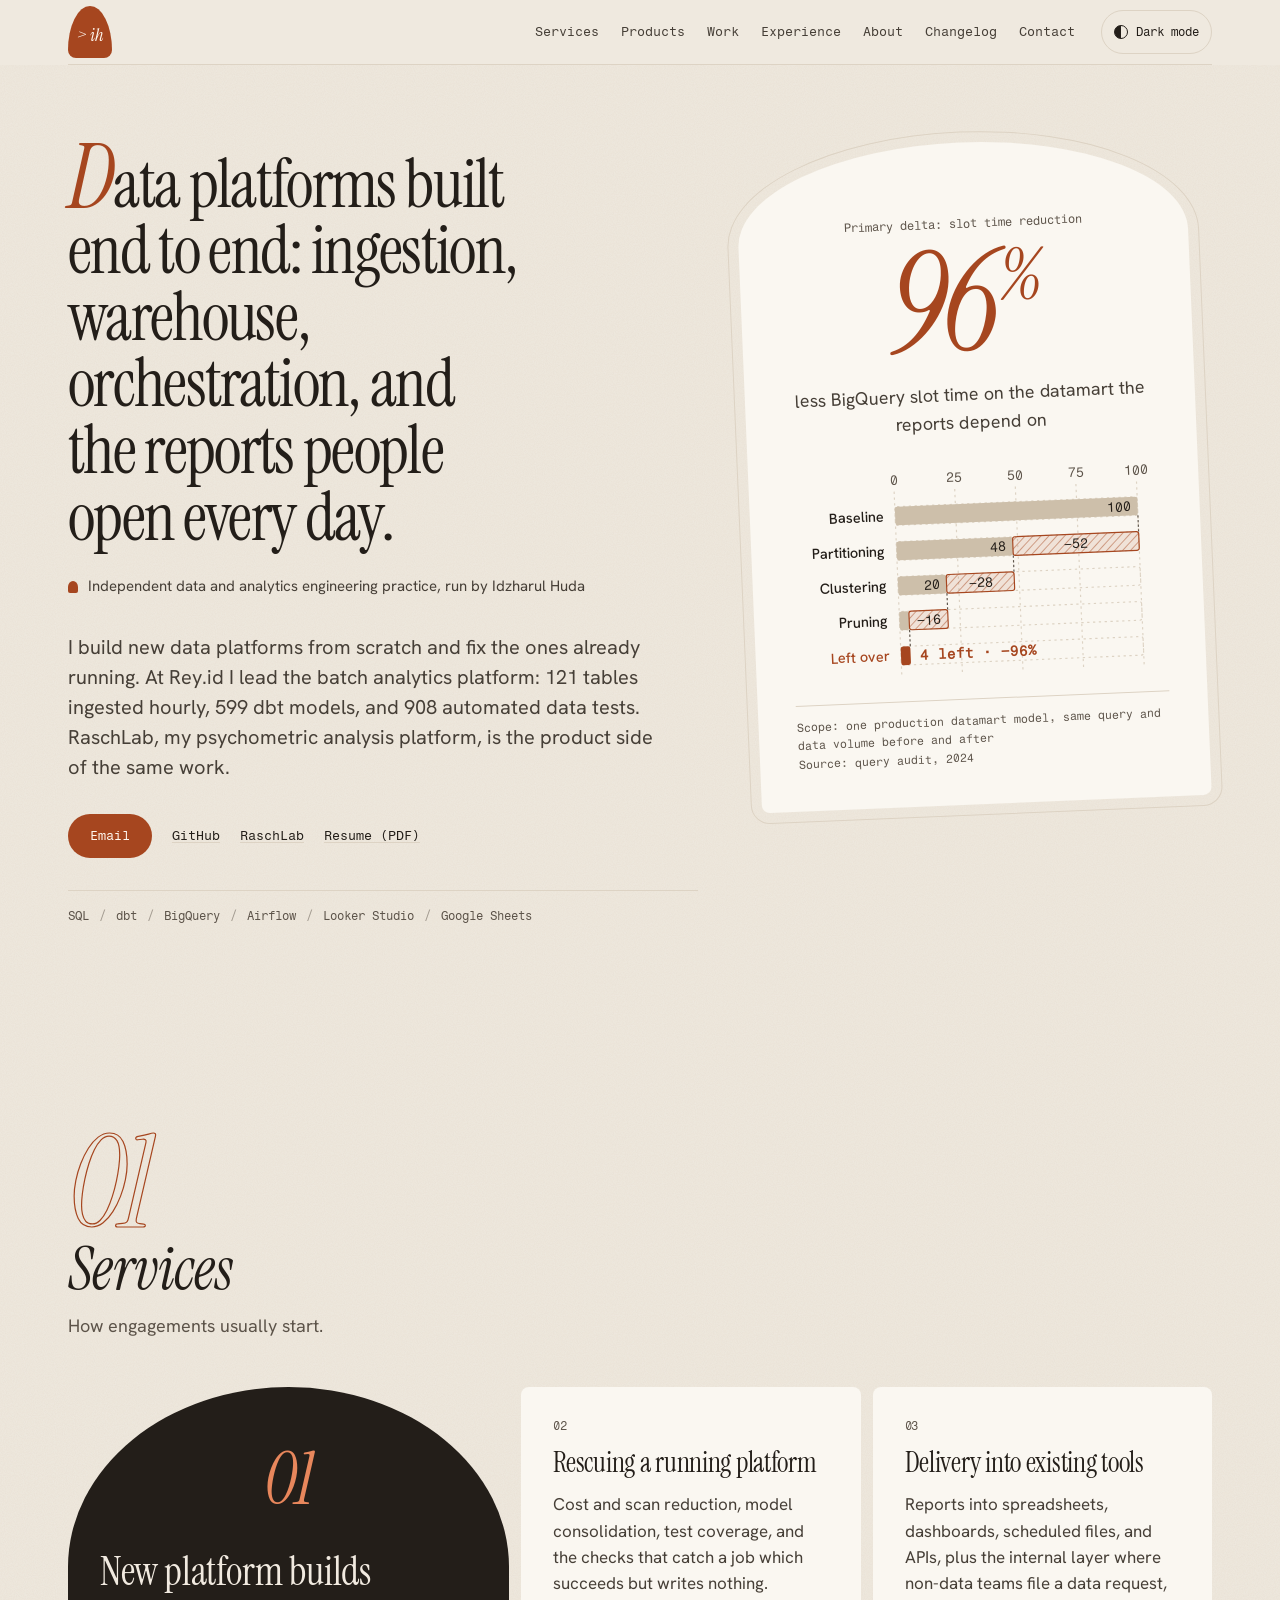
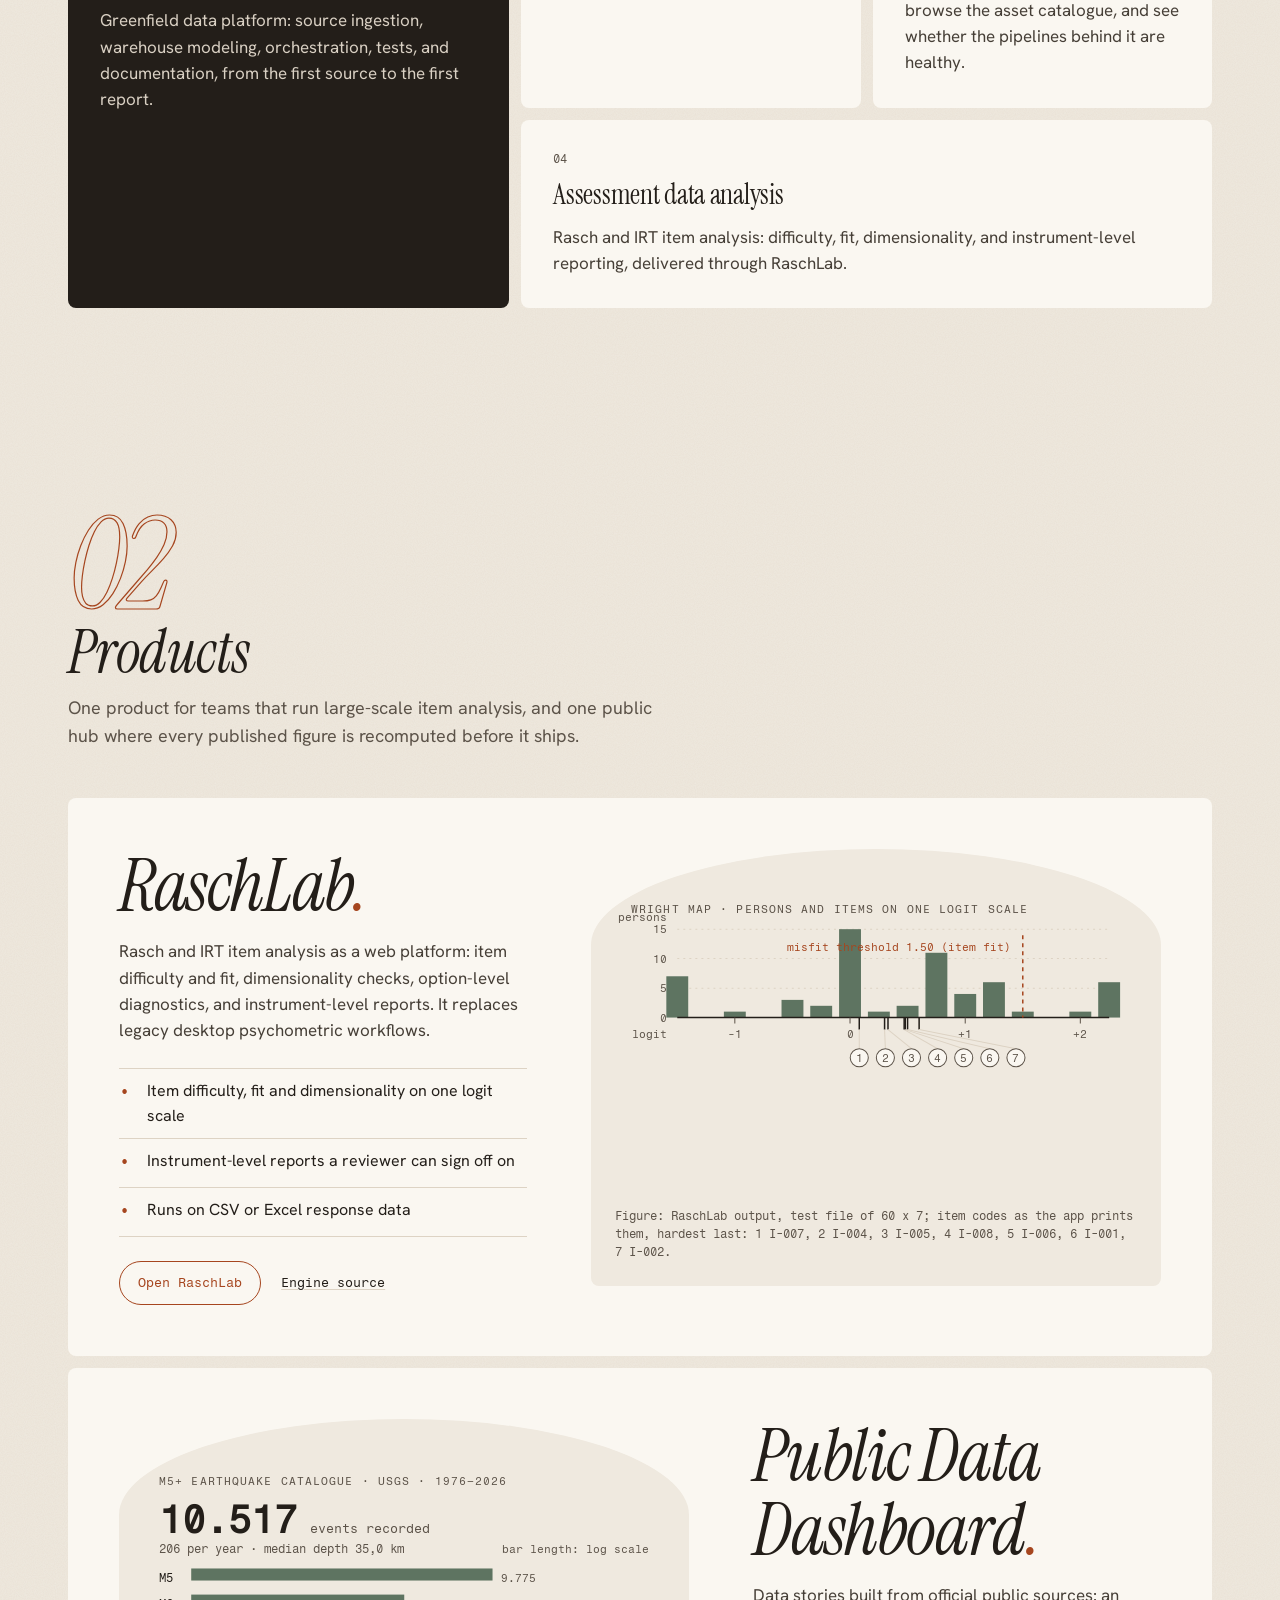
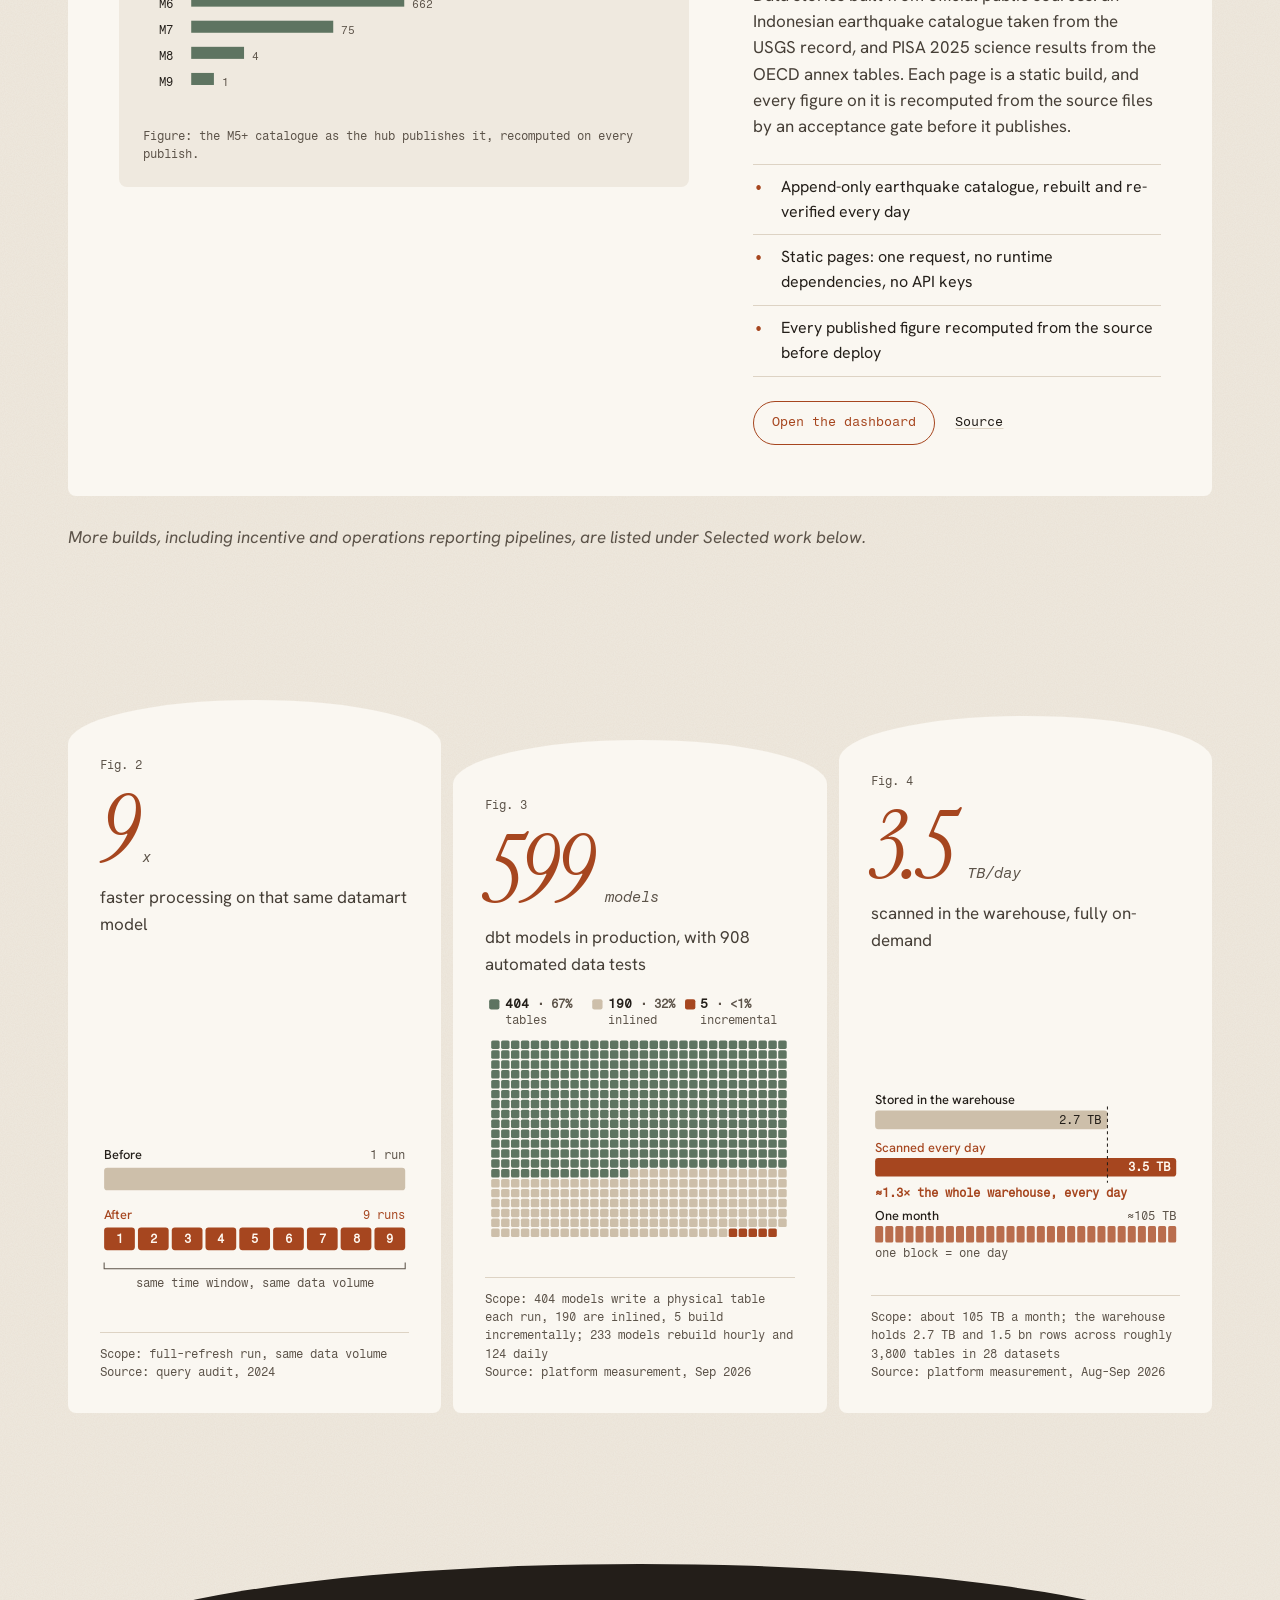
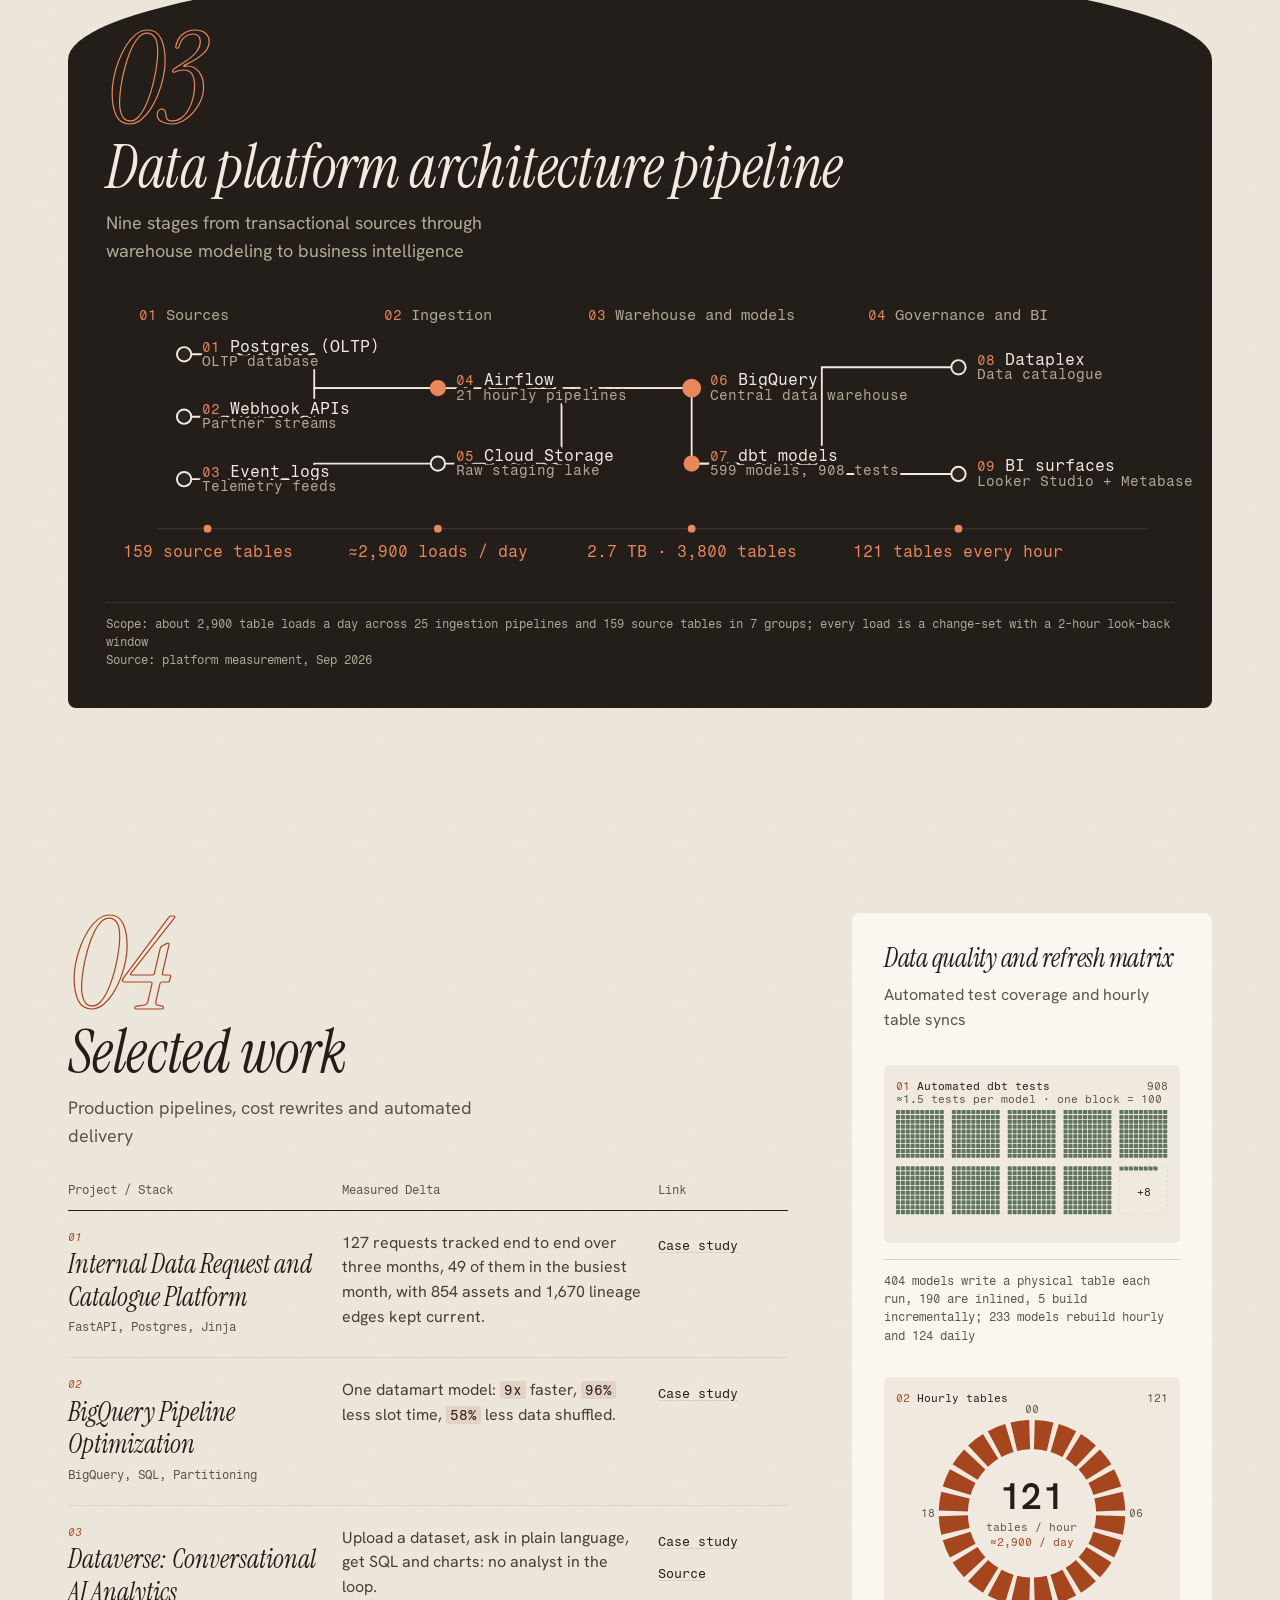
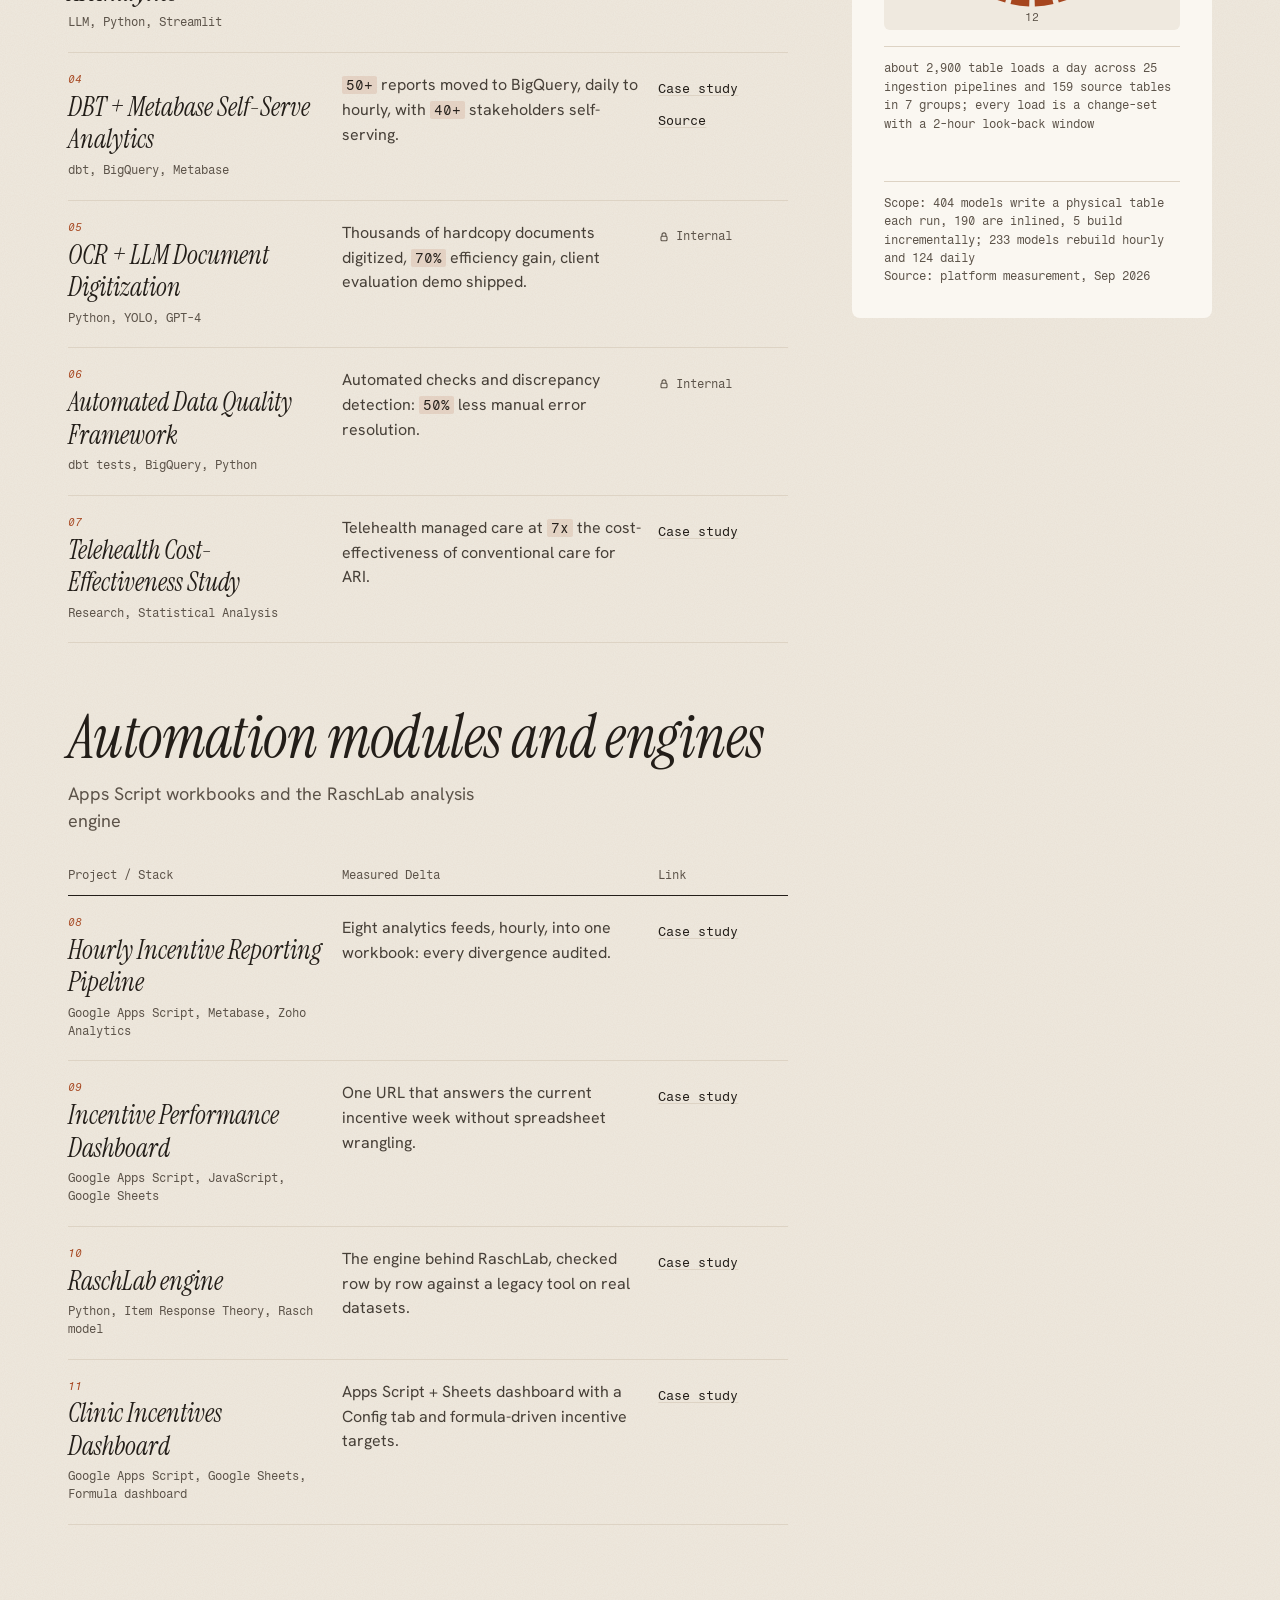
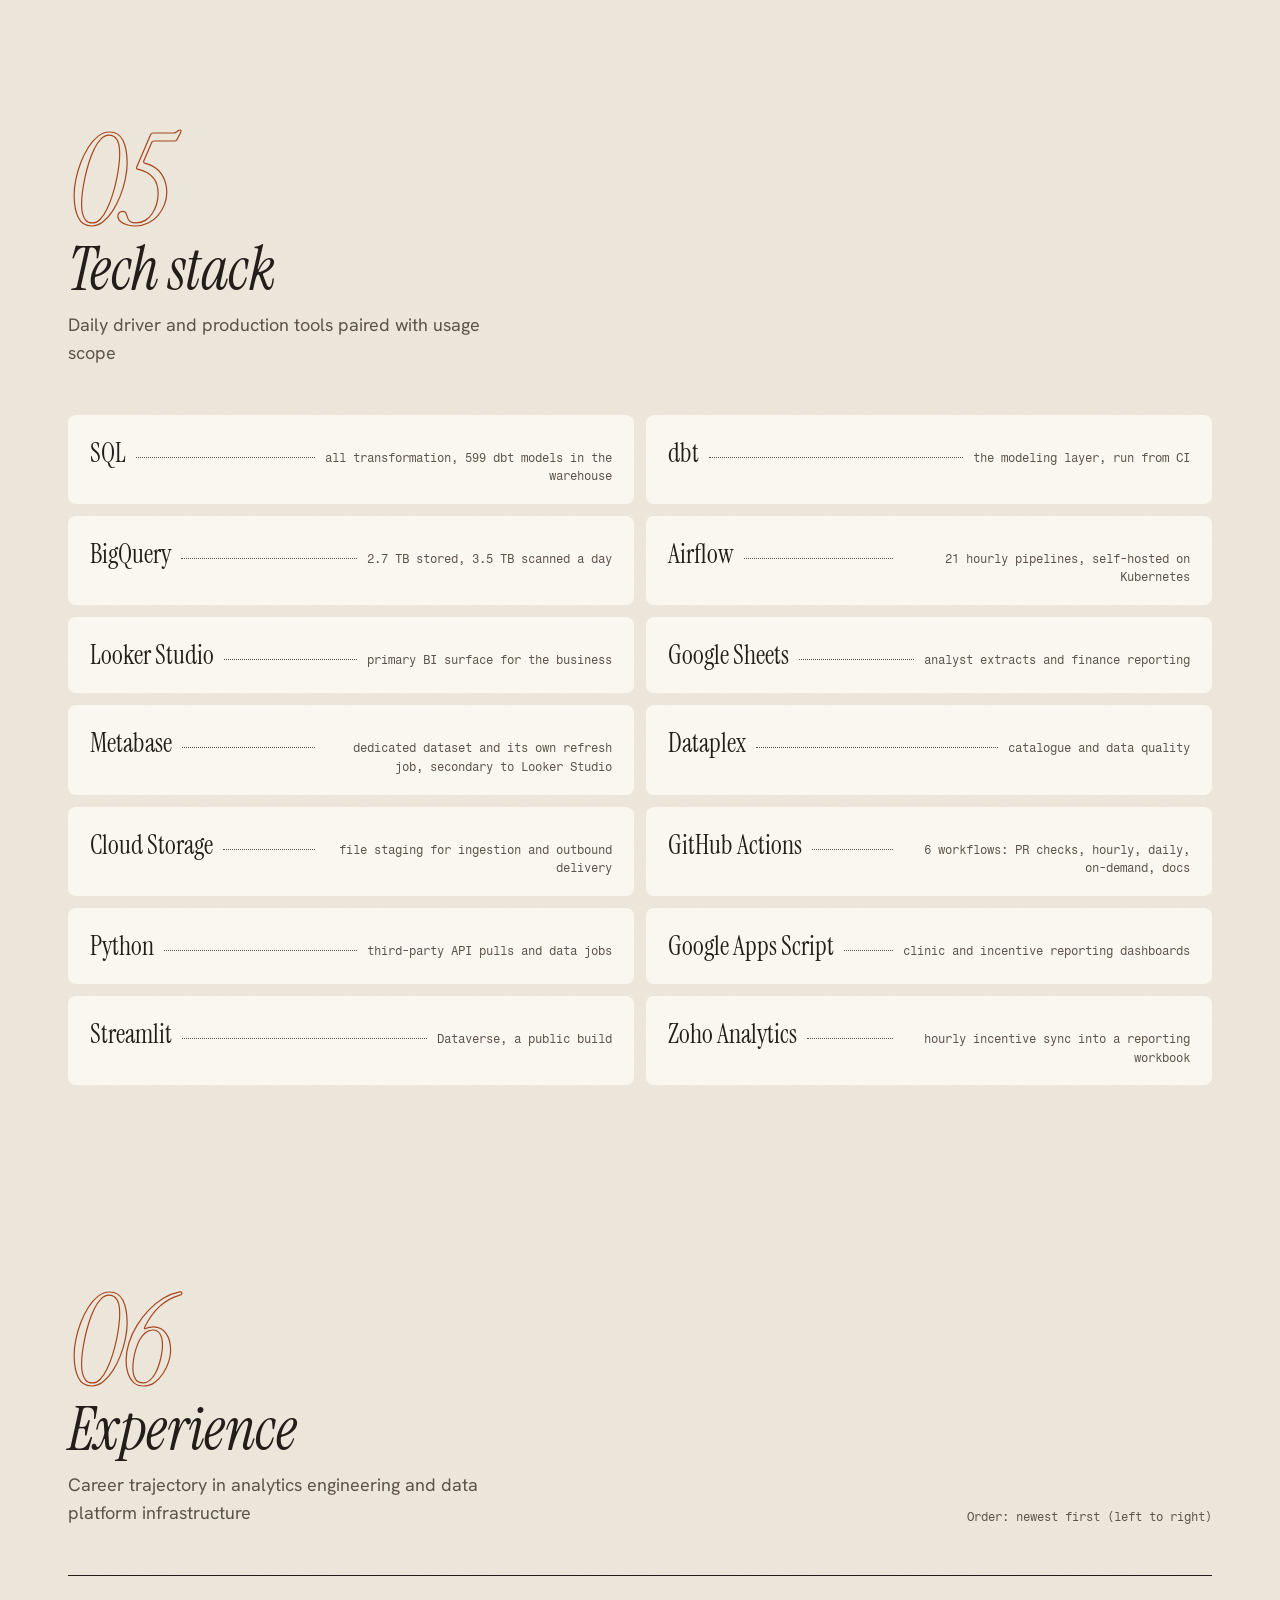
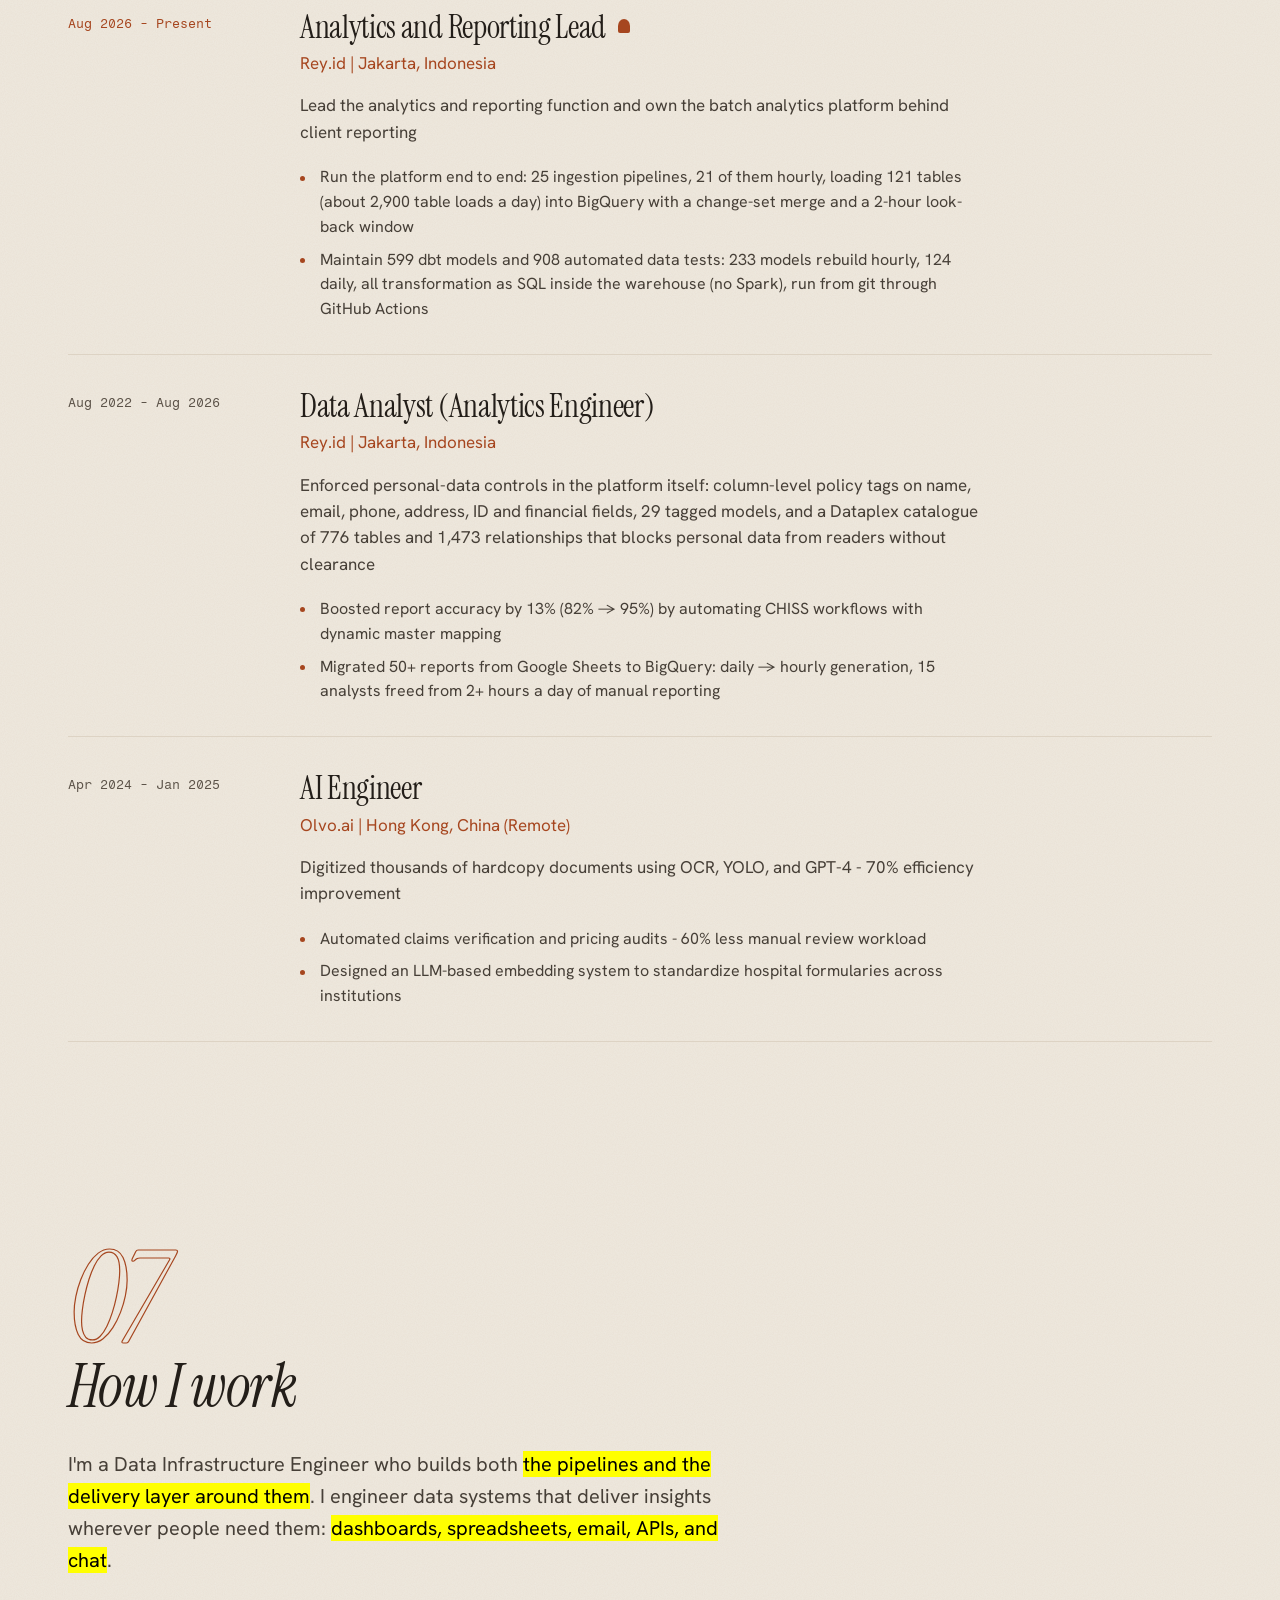
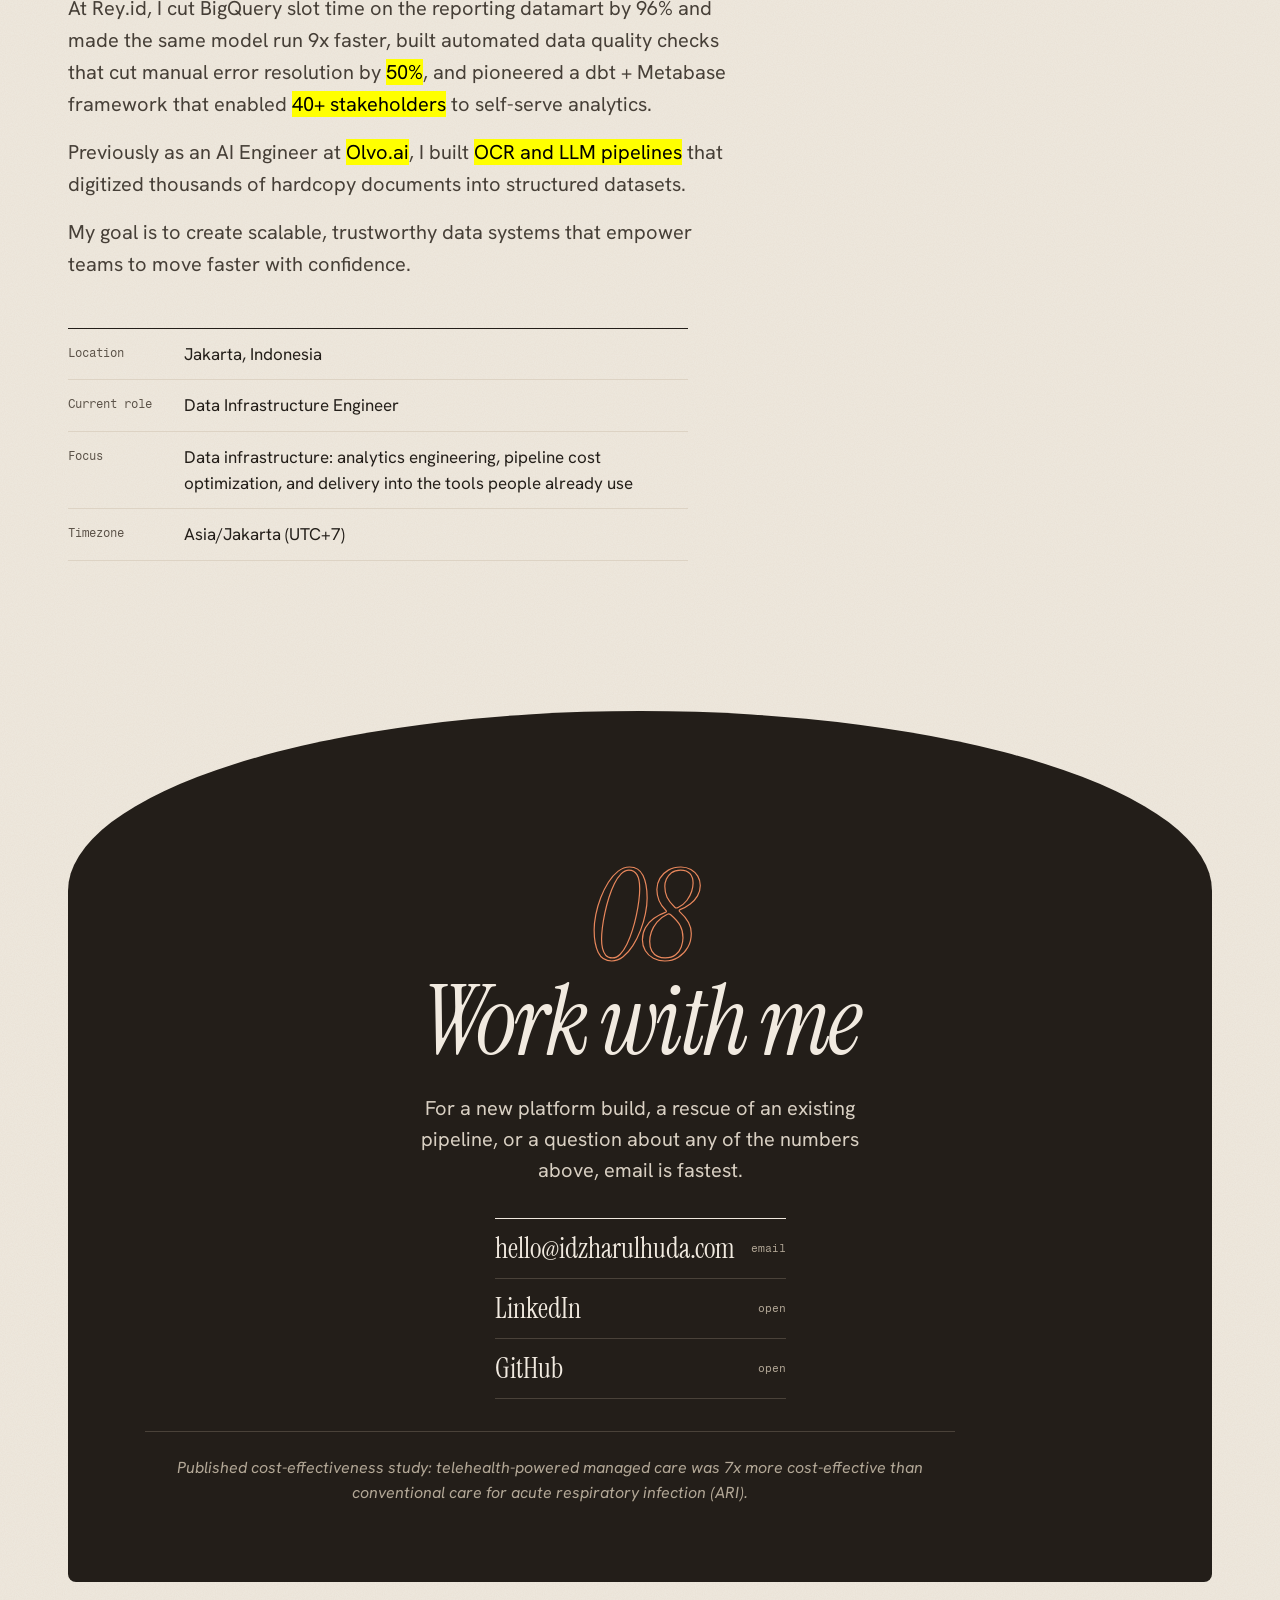
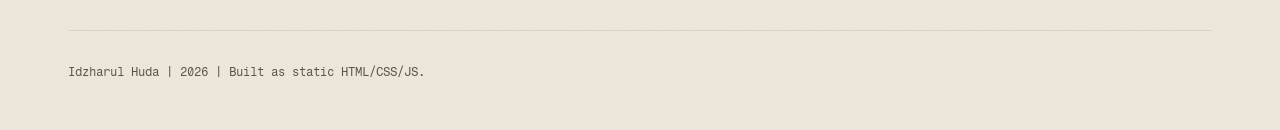
<file: index.html>
<!DOCTYPE html>
<html lang="en">
<head>
  <meta charset="UTF-8">
  <meta name="viewport" content="width=device-width, initial-scale=1.0">
  <title id="page-title">Idzharul Huda | Data Infrastructure Engineer</title>
  <meta name="description" id="page-meta" content="Data infrastructure engineer in Jakarta. Pipelines, BigQuery cost optimization, dbt, and headless reporting.">
  <meta name="theme-color" content="#EFE9DF">
  <link rel="canonical" href="https://idzharulhuda.com/">
  <link rel="icon" href="favicon.ico" sizes="32x32">
  <link rel="icon" type="image/svg+xml" href="favicon.svg">
  <link rel="icon" type="image/png" sizes="96x96" href="favicon-96.png">
  <link rel="apple-touch-icon" href="apple-touch-icon.png">

  <!-- Open Graph -->
  <meta property="og:type" content="website">
  <meta property="og:url" content="https://idzharulhuda.com/">
  <meta property="og:title" content="Idzharul Huda | Data Infrastructure Engineer">
  <meta property="og:description" content="Data infrastructure engineer in Jakarta. Pipelines, BigQuery cost optimization, dbt, and headless reporting.">
  <meta property="og:site_name" content="Idzharul Huda">
  <meta property="og:locale" content="en_US">
  <meta property="og:image" content="https://idzharulhuda.com/assets/og-card.png">
  <meta property="og:image:width" content="1200">
  <meta property="og:image:height" content="630">
  <meta property="og:image:alt" content="Idzharul Huda: data infrastructure engineer">

  <!-- Twitter -->
  <meta name="twitter:card" content="summary_large_image">
  <meta name="twitter:title" content="Idzharul Huda | Data Infrastructure Engineer">
  <meta name="twitter:description" content="Data infrastructure engineer in Jakarta. Pipelines, BigQuery cost optimization, dbt, and headless reporting.">
  <meta name="twitter:image" content="https://idzharulhuda.com/assets/og-card.png">

  <link rel="preconnect" href="https://fonts.googleapis.com">
  <link rel="preconnect" href="https://fonts.gstatic.com" crossorigin>
  <link href="https://fonts.googleapis.com/css2?family=Instrument+Serif:ital@0;1&family=Hanken+Grotesk:wght@400;500;600&family=Fragment+Mono&display=swap" rel="stylesheet">
  <link rel="stylesheet" href="styles.css">
  <link rel="stylesheet" href="project.css">
  <link rel="stylesheet" href="theme.css">
  <link rel="stylesheet" href="studio.css">
  <noscript><style>.reveal{opacity:1 !important;transform:none !important}</style></noscript>
  <script>
    (function () {
      try {
        var key = 'portfolio_theme';
        var saved = localStorage.getItem(key);
        var prefersDark = window.matchMedia && window.matchMedia('(prefers-color-scheme: dark)').matches;
        var theme = saved ? saved : (prefersDark ? 'dark' : 'light');
        document.documentElement.setAttribute('data-theme', theme);
      } catch (e) {}
    })();
  </script>
  <script type="application/ld+json">
  {
    "@context": "https://schema.org",
    "@type": "ProfessionalService",
    "@id": "https://idzharulhuda.com/#practice",
    "name": "Idzharul Huda",
    "url": "https://idzharulhuda.com/",
    "email": "hello@idzharulhuda.com",
    "areaServed": "Jakarta, Indonesia",
    "founder": {
      "@type": "Person",
      "@id": "https://idzharulhuda.com/#person",
      "name": "Idzharul Huda",
      "jobTitle": "Data Infrastructure Engineer",
      "url": "https://idzharulhuda.com/about.html",
      "sameAs": [
        "https://id.linkedin.com/in/idzharulhuda",
        "https://github.com/idzharulhuda13",
        "https://www.techinasia.com/profile/idzharul-huda",
        "https://www.instagram.com/idz.huda/"
      ]
    }
  }
  </script>
</head>
<body>

  <div class="container">
    <header class="site-header">
      <div class="header-inner">
        <div class="identity-block">
          <a class="brand" href="#top" id="brand-logo">&gt; ih</a>
          <p class="person-role">Idzharul Huda, Analytics and Reporting Lead | Data Infrastructure Engineer: Jakarta, Indonesia (UTC+7)</p>
        </div>
        <div class="header-actions">
          <nav class="nav" aria-label="Main navigation">
            <ul class="nav-links">
              <li><a href="#services">Services</a></li>
              <li><a href="#products">Products</a></li>
              <li><a href="#projects">Work</a></li>
              <li><a href="#experience">Experience</a></li>
              <li><a href="about.html">About</a></li>
              <li><a href="changelog.html">Changelog</a></li>
              <li><a href="#contact">Contact</a></li>
            </ul>
          </nav>
          <button type="button" id="theme-toggle" class="theme-toggle-btn" aria-label="Switch to dark mode" aria-pressed="false">
            <span class="toggle-indicator" aria-hidden="true"></span>
            <span class="theme-mode-text">Dark mode</span>
          </button>
        </div>
      </div>
    </header>

    <main>
      <!-- Band 1 Hero: 7fr left, 5fr right -->
      <section class="band band-hero reveal" id="top" aria-label="Hero overview">
        <div class="hero-editorial">
          <div>
            <h1 class="hero-title" id="hero-name">Data platforms built end to end: ingestion, warehouse, orchestration, and the reports people open every day.</h1>
            <span class="availability-tag" id="hero-eyebrow">Independent data and analytics engineering practice, run by Idzharul Huda</span>
          </div>
          <div class="hero-lead" id="hero-lead">
            <p>I build new data platforms from scratch and fix the ones already running. At Rey.id I lead the batch analytics platform: 121 tables ingested hourly, 599 dbt models, and 908 automated data tests. RaschLab, my psychometric analysis platform, is the product side of the same work.</p>
          </div>
          <div class="hero-cta" id="hero-cta">
            <a class="contact-link" href="mailto:hello@idzharulhuda.com">Email</a>
            <a class="contact-link" href="https://raschlab.idzharulhuda.com" target="_blank" rel="noopener">RaschLab</a>
            <a class="contact-link" href="https://github.com/idzharulhuda13" target="_blank" rel="noopener">GitHub</a>
            <a class="contact-link" href="resume.pdf">Resume (PDF)</a>
          </div>
          <div class="stack-strip" id="stack-strip"></div>
        </div>

        <div class="hero-readout" id="hero-stats">
          <!-- Populated by script.js with 96% waterfall diagram and metadata -->
          <div class="metric-lead-header">
            <p class="readout-label">Primary delta: slot time reduction</p>
            <div class="readout-figure-row">
              <span class="readout-huge">96</span>
              <span class="readout-unit">%</span>
            </div>
            <p class="readout-summary">Less BigQuery slot time on critical datamart model</p>
          </div>
          <div class="chart-container">
            <svg class="chart-svg waterfall-svg" viewBox="0 0 380 160" role="img" aria-labelledby="wf-title-fallback wf-desc-fallback">
              <title id="wf-title-fallback">BigQuery slot time reduction from 100 to 4</title>
              <desc id="wf-desc-fallback">Slot time decreased from 100 baseline down to 4 residual across partitioning, clustering, and pruning steps.</desc>
              <line x1="20" y1="130" x2="360" y2="130" class="baseline-line" />
              <rect x="25" y="35" width="45" height="95" class="wf-bar opening-bar" />
              <text x="47" y="27" class="wf-val">100</text>
              <text x="47" y="141" class="wf-axis-label" title="01 Baseline"><tspan x="47" dy="0" class="step-num">01</tspan><tspan x="47" dy="12">Baseline</tspan></text>
              <path d="M 70 35 H 82.5 V 35 H 95" class="wf-connector" fill="none" />
              <rect x="95" y="35" width="45" height="50" class="wf-bar step-bar" />
              <text x="117" y="27" class="wf-val step-val">-52%</text>
              <text x="117" y="141" class="wf-axis-label" title="02 Partitioning"><tspan x="117" dy="0" class="step-num">02</tspan><tspan x="117" dy="12">Partition</tspan></text>
              <path d="M 140 85 H 152.5 V 85 H 165" class="wf-connector" fill="none" />
              <rect x="165" y="85" width="45" height="27" class="wf-bar step-bar" />
              <text x="187" y="77" class="wf-val step-val">-28%</text>
              <text x="187" y="141" class="wf-axis-label" title="03 Clustering"><tspan x="187" dy="0" class="step-num">03</tspan><tspan x="187" dy="12">Cluster</tspan></text>
              <path d="M 210 112 H 222.5 V 112 H 235" class="wf-connector" fill="none" />
              <rect x="235" y="112" width="45" height="15" class="wf-bar step-bar" />
              <text x="257" y="104" class="wf-val step-val">-16%</text>
              <text x="257" y="141" class="wf-axis-label" title="04 Pruning"><tspan x="257" dy="0" class="step-num">04</tspan><tspan x="257" dy="12">Prune</tspan></text>
              <path d="M 280 127 H 292.5 V 127 H 305" class="wf-connector" fill="none" />
              <rect x="305" y="126" width="45" height="4" class="wf-bar closing-bar" />
              <text x="327" y="118" class="wf-val closing-val">4</text>
              <text x="327" y="141" class="wf-axis-label" title="05 Residual"><tspan x="327" dy="0" class="step-num">05</tspan><tspan x="327" dy="12">Residual</tspan></text>
            </svg>
          </div>
          <p class="readout-meta">Scope: one production datamart model, same query and data volume before and after<br>Source: query audit, 2024</p>
        </div>
      </section>

      <!-- Band 1b: Services -->
      <section class="band band-services reveal" id="services" aria-label="Services">
        <div class="band-head">
          <h2 class="band-title">Services</h2>
          <p class="band-lead">How engagements usually start.</p>
        </div>
        <ul class="sv-grid">
          <li class="sv-card">
            <h3 class="sv-title">New platform builds</h3>
            <p class="sv-text">Greenfield data platform: source ingestion, warehouse modeling, orchestration, tests, and documentation, from the first source to the first report.</p>
          </li>
          <li class="sv-card">
            <h3 class="sv-title">Rescuing a running platform</h3>
            <p class="sv-text">Cost and scan reduction, model consolidation, test coverage, and the checks that catch a job which succeeds but writes nothing.</p>
          </li>
          <li class="sv-card">
            <h3 class="sv-title">Delivery into existing tools</h3>
            <p class="sv-text">Reports into spreadsheets, dashboards, scheduled files, and APIs, plus the internal layer where non-data teams file a data request, browse the asset catalogue, and see whether the pipelines behind it are healthy.</p>
          </li>
          <li class="sv-card">
            <h3 class="sv-title">Assessment data analysis</h3>
            <p class="sv-text">Rasch and IRT item analysis: difficulty, fit, dimensionality, and instrument-level reporting, delivered through RaschLab.</p>
          </li>
        </ul>
      </section>

      <!-- Band 1c: Products -->
      <section class="band band-products reveal" id="products" aria-label="Products">
        <div class="band-head">
          <h2 class="band-title">Products</h2>
          <p class="band-lead">One product for teams that run large-scale item analysis, and one public hub where every published figure is recomputed before it ships.</p>
        </div>
        <article class="pr-flag">
          <div class="pr-flag-main">
            <h3 class="pr-name">RaschLab</h3>
            <p class="pr-text">Rasch and IRT item analysis as a web platform: item difficulty and fit, dimensionality checks, option-level diagnostics, and instrument-level reports. It replaces legacy desktop psychometric workflows.</p>
            <ul class="pr-points">
              <li>Item difficulty, fit and dimensionality on one logit scale</li>
              <li>Instrument-level reports a reviewer can sign off on</li>
              <li>Runs on CSV or Excel response data</li>
            </ul>
            <p class="pr-links">
              <a class="contact-link" href="https://raschlab.idzharulhuda.com" target="_blank" rel="noopener">Open RaschLab</a>
              <a class="contact-link" href="https://github.com/idzharulhuda13/raschlab" target="_blank" rel="noopener">Engine source</a>
            </p>

            <figure class="pr-thumb">
              <!-- inline: theme-aware figure drawn in the site's own tokens -->
              <svg xmlns="http://www.w3.org/2000/svg" viewBox="0 0 520 300" role="img" aria-label="Wright map: person distribution above the logit scale, numbered item difficulties below it, misfit threshold 1.50"><text x="16" y="24" font-size="11" letter-spacing="0.1em" fill="var(--muted)">WRIGHT MAP · PERSONS AND ITEMS ON ONE LOGIT SCALE</text><text x="52" y="132.0" font-size="11" fill="var(--muted)" text-anchor="end">0</text><line x1="62" y1="98.7" x2="492" y2="98.7" stroke="var(--line)" stroke-dasharray="2 4"/><text x="52" y="102.7" font-size="11" fill="var(--muted)" text-anchor="end">5</text><line x1="62" y1="69.3" x2="492" y2="69.3" stroke="var(--line)" stroke-dasharray="2 4"/><text x="52" y="73.3" font-size="11" fill="var(--muted)" text-anchor="end">10</text><line x1="62" y1="40.0" x2="492" y2="40.0" stroke="var(--line)" stroke-dasharray="2 4"/><text x="52" y="44.0" font-size="11" fill="var(--muted)" text-anchor="end">15</text><rect x="51.1" y="86.9" width="21.8" height="41.1" fill="var(--chart-4)"/><rect x="108.4" y="122.1" width="21.8" height="5.9" fill="var(--chart-4)"/><rect x="165.8" y="110.4" width="21.8" height="17.6" fill="var(--chart-4)"/><rect x="194.4" y="116.3" width="21.8" height="11.7" fill="var(--chart-4)"/><rect x="223.1" y="40.0" width="21.8" height="88.0" fill="var(--chart-4)"/><rect x="251.8" y="122.1" width="21.8" height="5.9" fill="var(--chart-4)"/><rect x="280.4" y="116.3" width="21.8" height="11.7" fill="var(--chart-4)"/><rect x="309.1" y="63.5" width="21.8" height="64.5" fill="var(--chart-4)"/><rect x="337.8" y="104.5" width="21.8" height="23.5" fill="var(--chart-4)"/><rect x="366.4" y="92.8" width="21.8" height="35.2" fill="var(--chart-4)"/><rect x="395.1" y="122.1" width="21.8" height="5.9" fill="var(--chart-4)"/><rect x="452.4" y="122.1" width="21.8" height="5.9" fill="var(--chart-4)"/><rect x="481.1" y="92.8" width="21.8" height="35.2" fill="var(--chart-4)"/><line x1="62" y1="128" x2="492" y2="128" stroke="var(--ink)" stroke-width="1.5"/><line x1="119.3" y1="128" x2="119.3" y2="134" stroke="var(--muted)"/><text x="119.3" y="148" font-size="11" fill="var(--muted)" text-anchor="middle">-1</text><line x1="234.0" y1="128" x2="234.0" y2="134" stroke="var(--muted)"/><text x="234.0" y="148" font-size="11" fill="var(--muted)" text-anchor="middle">0</text><line x1="348.7" y1="128" x2="348.7" y2="134" stroke="var(--muted)"/><text x="348.7" y="148" font-size="11" fill="var(--muted)" text-anchor="middle">+1</text><line x1="463.3" y1="128" x2="463.3" y2="134" stroke="var(--muted)"/><text x="463.3" y="148" font-size="11" fill="var(--muted)" text-anchor="middle">+2</text><line x1="243.2" y1="128" x2="243.2" y2="140" stroke="var(--ink)" stroke-width="1.5"/><line x1="243.2" y1="140" x2="243.2" y2="159.0" stroke="var(--line)"/><circle cx="243.2" cy="168.0" r="9" fill="var(--surface)" stroke="var(--muted)"/><text x="243.2" y="172.0" font-size="11" fill="var(--muted)" text-anchor="middle">1</text><line x1="268.4" y1="128" x2="268.4" y2="140" stroke="var(--ink)" stroke-width="1.5"/><line x1="268.4" y1="140" x2="269.2" y2="159.0" stroke="var(--line)"/><circle cx="269.2" cy="168.0" r="9" fill="var(--surface)" stroke="var(--muted)"/><text x="269.2" y="172.0" font-size="11" fill="var(--muted)" text-anchor="middle">2</text><line x1="271.8" y1="128" x2="271.8" y2="140" stroke="var(--ink)" stroke-width="1.5"/><line x1="271.8" y1="140" x2="295.2" y2="159.0" stroke="var(--line)"/><circle cx="295.2" cy="168.0" r="9" fill="var(--surface)" stroke="var(--muted)"/><text x="295.2" y="172.0" font-size="11" fill="var(--muted)" text-anchor="middle">3</text><line x1="287.9" y1="128" x2="287.9" y2="140" stroke="var(--ink)" stroke-width="1.5"/><line x1="287.9" y1="140" x2="321.2" y2="159.0" stroke="var(--line)"/><circle cx="321.2" cy="168.0" r="9" fill="var(--surface)" stroke="var(--muted)"/><text x="321.2" y="172.0" font-size="11" fill="var(--muted)" text-anchor="middle">4</text><line x1="289.0" y1="128" x2="289.0" y2="140" stroke="var(--ink)" stroke-width="1.5"/><line x1="289.0" y1="140" x2="347.2" y2="159.0" stroke="var(--line)"/><circle cx="347.2" cy="168.0" r="9" fill="var(--surface)" stroke="var(--muted)"/><text x="347.2" y="172.0" font-size="11" fill="var(--muted)" text-anchor="middle">5</text><line x1="291.3" y1="128" x2="291.3" y2="140" stroke="var(--ink)" stroke-width="1.5"/><line x1="291.3" y1="140" x2="373.2" y2="159.0" stroke="var(--line)"/><circle cx="373.2" cy="168.0" r="9" fill="var(--surface)" stroke="var(--muted)"/><text x="373.2" y="172.0" font-size="11" fill="var(--muted)" text-anchor="middle">6</text><line x1="302.8" y1="128" x2="302.8" y2="140" stroke="var(--ink)" stroke-width="1.5"/><line x1="302.8" y1="140" x2="399.2" y2="159.0" stroke="var(--line)"/><circle cx="399.2" cy="168.0" r="9" fill="var(--surface)" stroke="var(--muted)"/><text x="399.2" y="172.0" font-size="11" fill="var(--muted)" text-anchor="middle">7</text><line x1="406.0" y1="46" x2="406.0" y2="128" stroke="var(--signal)" stroke-width="1.5" stroke-dasharray="4 4"/><text x="394.0" y="62" font-size="11" fill="var(--signal)" text-anchor="end">misfit threshold 1.50 (item fit)</text><text x="52" y="32.0" font-size="11" fill="var(--muted)" text-anchor="end">persons</text><text x="52" y="148" font-size="11" fill="var(--muted)" text-anchor="end">logit</text></svg>
              <figcaption>Figure: RaschLab output, test file of 60 x 7; item codes as the app prints them, hardest last: 1 I-007, 2 I-004, 3 I-005, 4 I-008, 5 I-006, 6 I-001, 7 I-002.</figcaption>
            </figure>
          </div>
        </article>
        <article class="pr-flag">
          <div class="pr-flag-main">
            <h3 class="pr-name">Public Data Dashboard</h3>
            <p class="pr-text">Data stories built from official public sources: an Indonesian earthquake catalogue taken from the USGS record, and PISA 2025 science results from the OECD annex tables. Each page is a static build, and every figure on it is recomputed from the source files by an acceptance gate before it publishes.</p>
            <ul class="pr-points">
              <li>Append-only earthquake catalogue, rebuilt and re-verified every day</li>
              <li>Static pages: one request, no runtime dependencies, no API keys</li>
              <li>Every published figure recomputed from the source before deploy</li>
            </ul>
            <p class="pr-links">
              <a class="contact-link" href="https://dashboard.idzharulhuda.com" target="_blank" rel="noopener">Open the dashboard</a>
              <a class="contact-link" href="https://github.com/idzharulhuda13/dashboard" target="_blank" rel="noopener">Source</a>
            </p>

            <figure class="pr-thumb">
              <!-- inline: theme-aware figure drawn in the site's own tokens -->
              <svg xmlns="http://www.w3.org/2000/svg" viewBox="0 0 520 250" role="img" aria-label="M5+ earthquake catalogue: 10.517 events from 1976 to 2026 by magnitude class, with the depth split"><text x="16" y="26" font-size="11" letter-spacing="0.1em" fill="var(--muted)">M5+ EARTHQUAKE CATALOGUE · USGS · 1976–2026</text><text x="16" y="74" font-size="38" font-weight="700" fill="var(--ink)">10.517</text><text x="166" y="74" font-size="13" fill="var(--muted)">events recorded</text><text x="16" y="94" font-size="12" fill="var(--muted)">206 per year · median depth 35,0 km</text><text x="504" y="94" font-size="11" fill="var(--muted)" text-anchor="end">bar length: log scale</text><text x="16" y="122" font-size="12" fill="var(--ink)">M5</text><rect x="48" y="109" width="300.0" height="12" fill="var(--chart-4)"/><text x="356" y="122" font-size="11" fill="var(--muted)">9.775</text><text x="16" y="148" font-size="12" fill="var(--ink)">M6</text><rect x="48" y="135" width="212.1" height="12" fill="var(--chart-4)"/><text x="268" y="148" font-size="11" fill="var(--muted)">662</text><text x="16" y="174" font-size="12" fill="var(--ink)">M7</text><rect x="48" y="161" width="141.4" height="12" fill="var(--chart-4)"/><text x="197" y="174" font-size="11" fill="var(--muted)">75</text><text x="16" y="200" font-size="12" fill="var(--ink)">M8</text><rect x="48" y="187" width="52.6" height="12" fill="var(--chart-4)"/><text x="109" y="200" font-size="11" fill="var(--muted)">4</text><text x="16" y="226" font-size="12" fill="var(--ink)">M9</text><rect x="48" y="213" width="22.6" height="12" fill="var(--chart-4)"/><text x="79" y="226" font-size="11" fill="var(--muted)">1</text><rect x="16.0" y="260" width="268.9" height="12" fill="var(--chart-4)"/><rect x="284.9" y="260" width="81.7" height="12" fill="var(--chart-2)"/><rect x="366.6" y="260" width="9.4" height="12" fill="var(--muted)"/><text x="16" y="290" font-size="11" fill="var(--muted)">74,7% shallow (under 70 km) · 22,7% mid (70 to under 300 km) · 2,6% deep (300 km or more)</text></svg>
              <figcaption>Figure: the M5+ catalogue as the hub publishes it, recomputed on every publish.</figcaption>
            </figure>
          </div>
        </article>
        <p class="pr-note">More builds, including incentive and operations reporting pipelines, are listed under Selected work below.</p>
      </section>

      <!-- Band 2: Secondary Metrics -->
      <section class="band band-secondary reveal" id="impact" aria-label="Measured impact metrics">
        <div class="impact-list" id="impact-list"><!-- prerender:impact-list --><div class="cell-metric"><div><div class="cell-figure">9<span class="cell-unit">x</span></div><p class="cell-desc">faster processing on that same datamart model</p></div><div class="chart-container"><svg class="chart-svg twobar-svg speed2" viewBox="0 0 300 150" role="img" aria-labelledby="tb-t tb-d"><title id="tb-t">Processing speed 1x to 9x</title><desc id="tb-d">In the time the original query finished one run, the optimised query finishes 9 runs.</desc><text x="4" y="14" class="c-row-label is-start">Before</text><text x="296" y="14" class="c-tick is-end">1 run</text><rect x="4" y="22" width="292" height="22" rx="3" class="speed-old grow-x"></rect><text x="4" y="72" class="c-row-label is-start is-accent">After</text><text x="296" y="72" class="c-tick is-end is-accent">9 runs</text><rect x="4.0" y="80" width="29.8" height="22" rx="3" class="speed-new pop-in" style="--d:0.25s"></rect><text x="18.9" y="95" class="c-in-label is-mid is-onaccent pop-in" style="--d:0.25s">1</text><rect x="36.8" y="80" width="29.8" height="22" rx="3" class="speed-new pop-in" style="--d:0.32s"></rect><text x="51.7" y="95" class="c-in-label is-mid is-onaccent pop-in" style="--d:0.32s">2</text><rect x="69.6" y="80" width="29.8" height="22" rx="3" class="speed-new pop-in" style="--d:0.39s"></rect><text x="84.4" y="95" class="c-in-label is-mid is-onaccent pop-in" style="--d:0.39s">3</text><rect x="102.3" y="80" width="29.8" height="22" rx="3" class="speed-new pop-in" style="--d:0.46s"></rect><text x="117.2" y="95" class="c-in-label is-mid is-onaccent pop-in" style="--d:0.46s">4</text><rect x="135.1" y="80" width="29.8" height="22" rx="3" class="speed-new pop-in" style="--d:0.53s"></rect><text x="150.0" y="95" class="c-in-label is-mid is-onaccent pop-in" style="--d:0.53s">5</text><rect x="167.9" y="80" width="29.8" height="22" rx="3" class="speed-new pop-in" style="--d:0.60s"></rect><text x="182.8" y="95" class="c-in-label is-mid is-onaccent pop-in" style="--d:0.60s">6</text><rect x="200.7" y="80" width="29.8" height="22" rx="3" class="speed-new pop-in" style="--d:0.67s"></rect><text x="215.6" y="95" class="c-in-label is-mid is-onaccent pop-in" style="--d:0.67s">7</text><rect x="233.4" y="80" width="29.8" height="22" rx="3" class="speed-new pop-in" style="--d:0.74s"></rect><text x="248.3" y="95" class="c-in-label is-mid is-onaccent pop-in" style="--d:0.74s">8</text><rect x="266.2" y="80" width="29.8" height="22" rx="3" class="speed-new pop-in" style="--d:0.81s"></rect><text x="281.1" y="95" class="c-in-label is-mid is-onaccent pop-in" style="--d:0.81s">9</text><path d="M 4 114 V 120 H 296 V 114" class="c-bracket"></path><text x="150" y="138" class="c-tick is-mid">same time window, same data volume</text></svg></div><p class="cell-meta">Scope: full-refresh run, same data volume<br>Source: query audit, 2024</p></div><div class="cell-metric"><div><div class="cell-figure">599<span class="cell-unit"> models</span></div><p class="cell-desc">dbt models in production, with 908 automated data tests</p></div><div class="chart-container"><svg class="chart-svg breakdown-svg waffle" viewBox="0 0 300 244" role="img" aria-labelledby="bm-t bm-d"><title id="bm-t">599 dbt models by materialisation</title><desc id="bm-d">404 write a physical table, 190 are inlined, 5 build incrementally. One square per model.</desc><rect x="4" y="6" width="10" height="10" rx="2" class="wf-c-table"></rect><text x="19" y="15" class="c-legend-num">404 <tspan class="c-tick">· 67%</tspan></text><text x="19" y="30" class="c-tick is-start">tables</text><rect x="104" y="6" width="10" height="10" rx="2" class="wf-c-view"></rect><text x="119" y="15" class="c-legend-num">190 <tspan class="c-tick">· 32%</tspan></text><text x="119" y="30" class="c-tick is-start">inlined</text><rect x="194" y="6" width="10" height="10" rx="2" class="wf-c-incr"></rect><text x="209" y="15" class="c-legend-num">5 <tspan class="c-tick">· &lt;1%</tspan></text><text x="209" y="30" class="c-tick is-start">incremental</text><rect x="6.0" y="46.0" width="8.2" height="8.2" rx="1.5" class="wf-c-table pop-in" style="--d:0.00s"></rect><rect x="15.6" y="46.0" width="8.2" height="8.2" rx="1.5" class="wf-c-table pop-in" style="--d:0.00s"></rect><rect x="25.2" y="46.0" width="8.2" height="8.2" rx="1.5" class="wf-c-table pop-in" style="--d:0.00s"></rect><rect x="34.8" y="46.0" width="8.2" height="8.2" rx="1.5" class="wf-c-table pop-in" style="--d:0.00s"></rect><rect x="44.4" y="46.0" width="8.2" height="8.2" rx="1.5" class="wf-c-table pop-in" style="--d:0.00s"></rect><rect x="54.0" y="46.0" width="8.2" height="8.2" rx="1.5" class="wf-c-table pop-in" style="--d:0.00s"></rect><rect x="63.6" y="46.0" width="8.2" height="8.2" rx="1.5" class="wf-c-table pop-in" style="--d:0.00s"></rect><rect x="73.2" y="46.0" width="8.2" height="8.2" rx="1.5" class="wf-c-table pop-in" style="--d:0.00s"></rect><rect x="82.8" y="46.0" width="8.2" height="8.2" rx="1.5" class="wf-c-table pop-in" style="--d:0.00s"></rect><rect x="92.4" y="46.0" width="8.2" height="8.2" rx="1.5" class="wf-c-table pop-in" style="--d:0.00s"></rect><rect x="102.0" y="46.0" width="8.2" height="8.2" rx="1.5" class="wf-c-table pop-in" style="--d:0.00s"></rect><rect x="111.6" y="46.0" width="8.2" height="8.2" rx="1.5" class="wf-c-table pop-in" style="--d:0.00s"></rect><rect x="121.2" y="46.0" width="8.2" height="8.2" rx="1.5" class="wf-c-table pop-in" style="--d:0.00s"></rect><rect x="130.8" y="46.0" width="8.2" height="8.2" rx="1.5" class="wf-c-table pop-in" style="--d:0.00s"></rect><rect x="140.4" y="46.0" width="8.2" height="8.2" rx="1.5" class="wf-c-table pop-in" style="--d:0.00s"></rect><rect x="150.0" y="46.0" width="8.2" height="8.2" rx="1.5" class="wf-c-table pop-in" style="--d:0.00s"></rect><rect x="159.6" y="46.0" width="8.2" height="8.2" rx="1.5" class="wf-c-table pop-in" style="--d:0.00s"></rect><rect x="169.2" y="46.0" width="8.2" height="8.2" rx="1.5" class="wf-c-table pop-in" style="--d:0.00s"></rect><rect x="178.8" y="46.0" width="8.2" height="8.2" rx="1.5" class="wf-c-table pop-in" style="--d:0.00s"></rect><rect x="188.4" y="46.0" width="8.2" height="8.2" rx="1.5" class="wf-c-table pop-in" style="--d:0.00s"></rect><rect x="198.0" y="46.0" width="8.2" height="8.2" rx="1.5" class="wf-c-table pop-in" style="--d:0.00s"></rect><rect x="207.6" y="46.0" width="8.2" height="8.2" rx="1.5" class="wf-c-table pop-in" style="--d:0.00s"></rect><rect x="217.2" y="46.0" width="8.2" height="8.2" rx="1.5" class="wf-c-table pop-in" style="--d:0.00s"></rect><rect x="226.8" y="46.0" width="8.2" height="8.2" rx="1.5" class="wf-c-table pop-in" style="--d:0.00s"></rect><rect x="236.4" y="46.0" width="8.2" height="8.2" rx="1.5" class="wf-c-table pop-in" style="--d:0.00s"></rect><rect x="246.0" y="46.0" width="8.2" height="8.2" rx="1.5" class="wf-c-table pop-in" style="--d:0.00s"></rect><rect x="255.6" y="46.0" width="8.2" height="8.2" rx="1.5" class="wf-c-table pop-in" style="--d:0.00s"></rect><rect x="265.2" y="46.0" width="8.2" height="8.2" rx="1.5" class="wf-c-table pop-in" style="--d:0.00s"></rect><rect x="274.8" y="46.0" width="8.2" height="8.2" rx="1.5" class="wf-c-table pop-in" style="--d:0.00s"></rect><rect x="284.4" y="46.0" width="8.2" height="8.2" rx="1.5" class="wf-c-table pop-in" style="--d:0.00s"></rect><rect x="6.0" y="55.6" width="8.2" height="8.2" rx="1.5" class="wf-c-table pop-in" style="--d:0.04s"></rect><rect x="15.6" y="55.6" width="8.2" height="8.2" rx="1.5" class="wf-c-table pop-in" style="--d:0.04s"></rect><rect x="25.2" y="55.6" width="8.2" height="8.2" rx="1.5" class="wf-c-table pop-in" style="--d:0.04s"></rect><rect x="34.8" y="55.6" width="8.2" height="8.2" rx="1.5" class="wf-c-table pop-in" style="--d:0.04s"></rect><rect x="44.4" y="55.6" width="8.2" height="8.2" rx="1.5" class="wf-c-table pop-in" style="--d:0.04s"></rect><rect x="54.0" y="55.6" width="8.2" height="8.2" rx="1.5" class="wf-c-table pop-in" style="--d:0.04s"></rect><rect x="63.6" y="55.6" width="8.2" height="8.2" rx="1.5" class="wf-c-table pop-in" style="--d:0.04s"></rect><rect x="73.2" y="55.6" width="8.2" height="8.2" rx="1.5" class="wf-c-table pop-in" style="--d:0.04s"></rect><rect x="82.8" y="55.6" width="8.2" height="8.2" rx="1.5" class="wf-c-table pop-in" style="--d:0.04s"></rect><rect x="92.4" y="55.6" width="8.2" height="8.2" rx="1.5" class="wf-c-table pop-in" style="--d:0.04s"></rect><rect x="102.0" y="55.6" width="8.2" height="8.2" rx="1.5" class="wf-c-table pop-in" style="--d:0.04s"></rect><rect x="111.6" y="55.6" width="8.2" height="8.2" rx="1.5" class="wf-c-table pop-in" style="--d:0.04s"></rect><rect x="121.2" y="55.6" width="8.2" height="8.2" rx="1.5" class="wf-c-table pop-in" style="--d:0.04s"></rect><rect x="130.8" y="55.6" width="8.2" height="8.2" rx="1.5" class="wf-c-table pop-in" style="--d:0.04s"></rect><rect x="140.4" y="55.6" width="8.2" height="8.2" rx="1.5" class="wf-c-table pop-in" style="--d:0.04s"></rect><rect x="150.0" y="55.6" width="8.2" height="8.2" rx="1.5" class="wf-c-table pop-in" style="--d:0.04s"></rect><rect x="159.6" y="55.6" width="8.2" height="8.2" rx="1.5" class="wf-c-table pop-in" style="--d:0.04s"></rect><rect x="169.2" y="55.6" width="8.2" height="8.2" rx="1.5" class="wf-c-table pop-in" style="--d:0.04s"></rect><rect x="178.8" y="55.6" width="8.2" height="8.2" rx="1.5" class="wf-c-table pop-in" style="--d:0.04s"></rect><rect x="188.4" y="55.6" width="8.2" height="8.2" rx="1.5" class="wf-c-table pop-in" style="--d:0.04s"></rect><rect x="198.0" y="55.6" width="8.2" height="8.2" rx="1.5" class="wf-c-table pop-in" style="--d:0.04s"></rect><rect x="207.6" y="55.6" width="8.2" height="8.2" rx="1.5" class="wf-c-table pop-in" style="--d:0.04s"></rect><rect x="217.2" y="55.6" width="8.2" height="8.2" rx="1.5" class="wf-c-table pop-in" style="--d:0.04s"></rect><rect x="226.8" y="55.6" width="8.2" height="8.2" rx="1.5" class="wf-c-table pop-in" style="--d:0.04s"></rect><rect x="236.4" y="55.6" width="8.2" height="8.2" rx="1.5" class="wf-c-table pop-in" style="--d:0.04s"></rect><rect x="246.0" y="55.6" width="8.2" height="8.2" rx="1.5" class="wf-c-table pop-in" style="--d:0.04s"></rect><rect x="255.6" y="55.6" width="8.2" height="8.2" rx="1.5" class="wf-c-table pop-in" style="--d:0.04s"></rect><rect x="265.2" y="55.6" width="8.2" height="8.2" rx="1.5" class="wf-c-table pop-in" style="--d:0.04s"></rect><rect x="274.8" y="55.6" width="8.2" height="8.2" rx="1.5" class="wf-c-table pop-in" style="--d:0.04s"></rect><rect x="284.4" y="55.6" width="8.2" height="8.2" rx="1.5" class="wf-c-table pop-in" style="--d:0.04s"></rect><rect x="6.0" y="65.2" width="8.2" height="8.2" rx="1.5" class="wf-c-table pop-in" style="--d:0.07s"></rect><rect x="15.6" y="65.2" width="8.2" height="8.2" rx="1.5" class="wf-c-table pop-in" style="--d:0.07s"></rect><rect x="25.2" y="65.2" width="8.2" height="8.2" rx="1.5" class="wf-c-table pop-in" style="--d:0.07s"></rect><rect x="34.8" y="65.2" width="8.2" height="8.2" rx="1.5" class="wf-c-table pop-in" style="--d:0.07s"></rect><rect x="44.4" y="65.2" width="8.2" height="8.2" rx="1.5" class="wf-c-table pop-in" style="--d:0.07s"></rect><rect x="54.0" y="65.2" width="8.2" height="8.2" rx="1.5" class="wf-c-table pop-in" style="--d:0.07s"></rect><rect x="63.6" y="65.2" width="8.2" height="8.2" rx="1.5" class="wf-c-table pop-in" style="--d:0.07s"></rect><rect x="73.2" y="65.2" width="8.2" height="8.2" rx="1.5" class="wf-c-table pop-in" style="--d:0.07s"></rect><rect x="82.8" y="65.2" width="8.2" height="8.2" rx="1.5" class="wf-c-table pop-in" style="--d:0.07s"></rect><rect x="92.4" y="65.2" width="8.2" height="8.2" rx="1.5" class="wf-c-table pop-in" style="--d:0.07s"></rect><rect x="102.0" y="65.2" width="8.2" height="8.2" rx="1.5" class="wf-c-table pop-in" style="--d:0.07s"></rect><rect x="111.6" y="65.2" width="8.2" height="8.2" rx="1.5" class="wf-c-table pop-in" style="--d:0.07s"></rect><rect x="121.2" y="65.2" width="8.2" height="8.2" rx="1.5" class="wf-c-table pop-in" style="--d:0.07s"></rect><rect x="130.8" y="65.2" width="8.2" height="8.2" rx="1.5" class="wf-c-table pop-in" style="--d:0.07s"></rect><rect x="140.4" y="65.2" width="8.2" height="8.2" rx="1.5" class="wf-c-table pop-in" style="--d:0.07s"></rect><rect x="150.0" y="65.2" width="8.2" height="8.2" rx="1.5" class="wf-c-table pop-in" style="--d:0.07s"></rect><rect x="159.6" y="65.2" width="8.2" height="8.2" rx="1.5" class="wf-c-table pop-in" style="--d:0.07s"></rect><rect x="169.2" y="65.2" width="8.2" height="8.2" rx="1.5" class="wf-c-table pop-in" style="--d:0.07s"></rect><rect x="178.8" y="65.2" width="8.2" height="8.2" rx="1.5" class="wf-c-table pop-in" style="--d:0.07s"></rect><rect x="188.4" y="65.2" width="8.2" height="8.2" rx="1.5" class="wf-c-table pop-in" style="--d:0.07s"></rect><rect x="198.0" y="65.2" width="8.2" height="8.2" rx="1.5" class="wf-c-table pop-in" style="--d:0.07s"></rect><rect x="207.6" y="65.2" width="8.2" height="8.2" rx="1.5" class="wf-c-table pop-in" style="--d:0.07s"></rect><rect x="217.2" y="65.2" width="8.2" height="8.2" rx="1.5" class="wf-c-table pop-in" style="--d:0.07s"></rect><rect x="226.8" y="65.2" width="8.2" height="8.2" rx="1.5" class="wf-c-table pop-in" style="--d:0.07s"></rect><rect x="236.4" y="65.2" width="8.2" height="8.2" rx="1.5" class="wf-c-table pop-in" style="--d:0.07s"></rect><rect x="246.0" y="65.2" width="8.2" height="8.2" rx="1.5" class="wf-c-table pop-in" style="--d:0.07s"></rect><rect x="255.6" y="65.2" width="8.2" height="8.2" rx="1.5" class="wf-c-table pop-in" style="--d:0.07s"></rect><rect x="265.2" y="65.2" width="8.2" height="8.2" rx="1.5" class="wf-c-table pop-in" style="--d:0.07s"></rect><rect x="274.8" y="65.2" width="8.2" height="8.2" rx="1.5" class="wf-c-table pop-in" style="--d:0.07s"></rect><rect x="284.4" y="65.2" width="8.2" height="8.2" rx="1.5" class="wf-c-table pop-in" style="--d:0.07s"></rect><rect x="6.0" y="74.8" width="8.2" height="8.2" rx="1.5" class="wf-c-table pop-in" style="--d:0.11s"></rect><rect x="15.6" y="74.8" width="8.2" height="8.2" rx="1.5" class="wf-c-table pop-in" style="--d:0.11s"></rect><rect x="25.2" y="74.8" width="8.2" height="8.2" rx="1.5" class="wf-c-table pop-in" style="--d:0.11s"></rect><rect x="34.8" y="74.8" width="8.2" height="8.2" rx="1.5" class="wf-c-table pop-in" style="--d:0.11s"></rect><rect x="44.4" y="74.8" width="8.2" height="8.2" rx="1.5" class="wf-c-table pop-in" style="--d:0.11s"></rect><rect x="54.0" y="74.8" width="8.2" height="8.2" rx="1.5" class="wf-c-table pop-in" style="--d:0.11s"></rect><rect x="63.6" y="74.8" width="8.2" height="8.2" rx="1.5" class="wf-c-table pop-in" style="--d:0.11s"></rect><rect x="73.2" y="74.8" width="8.2" height="8.2" rx="1.5" class="wf-c-table pop-in" style="--d:0.11s"></rect><rect x="82.8" y="74.8" width="8.2" height="8.2" rx="1.5" class="wf-c-table pop-in" style="--d:0.11s"></rect><rect x="92.4" y="74.8" width="8.2" height="8.2" rx="1.5" class="wf-c-table pop-in" style="--d:0.11s"></rect><rect x="102.0" y="74.8" width="8.2" height="8.2" rx="1.5" class="wf-c-table pop-in" style="--d:0.11s"></rect><rect x="111.6" y="74.8" width="8.2" height="8.2" rx="1.5" class="wf-c-table pop-in" style="--d:0.11s"></rect><rect x="121.2" y="74.8" width="8.2" height="8.2" rx="1.5" class="wf-c-table pop-in" style="--d:0.11s"></rect><rect x="130.8" y="74.8" width="8.2" height="8.2" rx="1.5" class="wf-c-table pop-in" style="--d:0.11s"></rect><rect x="140.4" y="74.8" width="8.2" height="8.2" rx="1.5" class="wf-c-table pop-in" style="--d:0.11s"></rect><rect x="150.0" y="74.8" width="8.2" height="8.2" rx="1.5" class="wf-c-table pop-in" style="--d:0.11s"></rect><rect x="159.6" y="74.8" width="8.2" height="8.2" rx="1.5" class="wf-c-table pop-in" style="--d:0.11s"></rect><rect x="169.2" y="74.8" width="8.2" height="8.2" rx="1.5" class="wf-c-table pop-in" style="--d:0.11s"></rect><rect x="178.8" y="74.8" width="8.2" height="8.2" rx="1.5" class="wf-c-table pop-in" style="--d:0.11s"></rect><rect x="188.4" y="74.8" width="8.2" height="8.2" rx="1.5" class="wf-c-table pop-in" style="--d:0.11s"></rect><rect x="198.0" y="74.8" width="8.2" height="8.2" rx="1.5" class="wf-c-table pop-in" style="--d:0.11s"></rect><rect x="207.6" y="74.8" width="8.2" height="8.2" rx="1.5" class="wf-c-table pop-in" style="--d:0.11s"></rect><rect x="217.2" y="74.8" width="8.2" height="8.2" rx="1.5" class="wf-c-table pop-in" style="--d:0.11s"></rect><rect x="226.8" y="74.8" width="8.2" height="8.2" rx="1.5" class="wf-c-table pop-in" style="--d:0.11s"></rect><rect x="236.4" y="74.8" width="8.2" height="8.2" rx="1.5" class="wf-c-table pop-in" style="--d:0.11s"></rect><rect x="246.0" y="74.8" width="8.2" height="8.2" rx="1.5" class="wf-c-table pop-in" style="--d:0.11s"></rect><rect x="255.6" y="74.8" width="8.2" height="8.2" rx="1.5" class="wf-c-table pop-in" style="--d:0.11s"></rect><rect x="265.2" y="74.8" width="8.2" height="8.2" rx="1.5" class="wf-c-table pop-in" style="--d:0.11s"></rect><rect x="274.8" y="74.8" width="8.2" height="8.2" rx="1.5" class="wf-c-table pop-in" style="--d:0.11s"></rect><rect x="284.4" y="74.8" width="8.2" height="8.2" rx="1.5" class="wf-c-table pop-in" style="--d:0.11s"></rect><rect x="6.0" y="84.4" width="8.2" height="8.2" rx="1.5" class="wf-c-table pop-in" style="--d:0.14s"></rect><rect x="15.6" y="84.4" width="8.2" height="8.2" rx="1.5" class="wf-c-table pop-in" style="--d:0.14s"></rect><rect x="25.2" y="84.4" width="8.2" height="8.2" rx="1.5" class="wf-c-table pop-in" style="--d:0.14s"></rect><rect x="34.8" y="84.4" width="8.2" height="8.2" rx="1.5" class="wf-c-table pop-in" style="--d:0.14s"></rect><rect x="44.4" y="84.4" width="8.2" height="8.2" rx="1.5" class="wf-c-table pop-in" style="--d:0.14s"></rect><rect x="54.0" y="84.4" width="8.2" height="8.2" rx="1.5" class="wf-c-table pop-in" style="--d:0.14s"></rect><rect x="63.6" y="84.4" width="8.2" height="8.2" rx="1.5" class="wf-c-table pop-in" style="--d:0.14s"></rect><rect x="73.2" y="84.4" width="8.2" height="8.2" rx="1.5" class="wf-c-table pop-in" style="--d:0.14s"></rect><rect x="82.8" y="84.4" width="8.2" height="8.2" rx="1.5" class="wf-c-table pop-in" style="--d:0.14s"></rect><rect x="92.4" y="84.4" width="8.2" height="8.2" rx="1.5" class="wf-c-table pop-in" style="--d:0.14s"></rect><rect x="102.0" y="84.4" width="8.2" height="8.2" rx="1.5" class="wf-c-table pop-in" style="--d:0.14s"></rect><rect x="111.6" y="84.4" width="8.2" height="8.2" rx="1.5" class="wf-c-table pop-in" style="--d:0.14s"></rect><rect x="121.2" y="84.4" width="8.2" height="8.2" rx="1.5" class="wf-c-table pop-in" style="--d:0.14s"></rect><rect x="130.8" y="84.4" width="8.2" height="8.2" rx="1.5" class="wf-c-table pop-in" style="--d:0.14s"></rect><rect x="140.4" y="84.4" width="8.2" height="8.2" rx="1.5" class="wf-c-table pop-in" style="--d:0.14s"></rect><rect x="150.0" y="84.4" width="8.2" height="8.2" rx="1.5" class="wf-c-table pop-in" style="--d:0.14s"></rect><rect x="159.6" y="84.4" width="8.2" height="8.2" rx="1.5" class="wf-c-table pop-in" style="--d:0.14s"></rect><rect x="169.2" y="84.4" width="8.2" height="8.2" rx="1.5" class="wf-c-table pop-in" style="--d:0.14s"></rect><rect x="178.8" y="84.4" width="8.2" height="8.2" rx="1.5" class="wf-c-table pop-in" style="--d:0.14s"></rect><rect x="188.4" y="84.4" width="8.2" height="8.2" rx="1.5" class="wf-c-table pop-in" style="--d:0.14s"></rect><rect x="198.0" y="84.4" width="8.2" height="8.2" rx="1.5" class="wf-c-table pop-in" style="--d:0.14s"></rect><rect x="207.6" y="84.4" width="8.2" height="8.2" rx="1.5" class="wf-c-table pop-in" style="--d:0.14s"></rect><rect x="217.2" y="84.4" width="8.2" height="8.2" rx="1.5" class="wf-c-table pop-in" style="--d:0.14s"></rect><rect x="226.8" y="84.4" width="8.2" height="8.2" rx="1.5" class="wf-c-table pop-in" style="--d:0.14s"></rect><rect x="236.4" y="84.4" width="8.2" height="8.2" rx="1.5" class="wf-c-table pop-in" style="--d:0.14s"></rect><rect x="246.0" y="84.4" width="8.2" height="8.2" rx="1.5" class="wf-c-table pop-in" style="--d:0.14s"></rect><rect x="255.6" y="84.4" width="8.2" height="8.2" rx="1.5" class="wf-c-table pop-in" style="--d:0.14s"></rect><rect x="265.2" y="84.4" width="8.2" height="8.2" rx="1.5" class="wf-c-table pop-in" style="--d:0.14s"></rect><rect x="274.8" y="84.4" width="8.2" height="8.2" rx="1.5" class="wf-c-table pop-in" style="--d:0.14s"></rect><rect x="284.4" y="84.4" width="8.2" height="8.2" rx="1.5" class="wf-c-table pop-in" style="--d:0.14s"></rect><rect x="6.0" y="94.0" width="8.2" height="8.2" rx="1.5" class="wf-c-table pop-in" style="--d:0.18s"></rect><rect x="15.6" y="94.0" width="8.2" height="8.2" rx="1.5" class="wf-c-table pop-in" style="--d:0.18s"></rect><rect x="25.2" y="94.0" width="8.2" height="8.2" rx="1.5" class="wf-c-table pop-in" style="--d:0.18s"></rect><rect x="34.8" y="94.0" width="8.2" height="8.2" rx="1.5" class="wf-c-table pop-in" style="--d:0.18s"></rect><rect x="44.4" y="94.0" width="8.2" height="8.2" rx="1.5" class="wf-c-table pop-in" style="--d:0.18s"></rect><rect x="54.0" y="94.0" width="8.2" height="8.2" rx="1.5" class="wf-c-table pop-in" style="--d:0.18s"></rect><rect x="63.6" y="94.0" width="8.2" height="8.2" rx="1.5" class="wf-c-table pop-in" style="--d:0.18s"></rect><rect x="73.2" y="94.0" width="8.2" height="8.2" rx="1.5" class="wf-c-table pop-in" style="--d:0.18s"></rect><rect x="82.8" y="94.0" width="8.2" height="8.2" rx="1.5" class="wf-c-table pop-in" style="--d:0.18s"></rect><rect x="92.4" y="94.0" width="8.2" height="8.2" rx="1.5" class="wf-c-table pop-in" style="--d:0.18s"></rect><rect x="102.0" y="94.0" width="8.2" height="8.2" rx="1.5" class="wf-c-table pop-in" style="--d:0.18s"></rect><rect x="111.6" y="94.0" width="8.2" height="8.2" rx="1.5" class="wf-c-table pop-in" style="--d:0.18s"></rect><rect x="121.2" y="94.0" width="8.2" height="8.2" rx="1.5" class="wf-c-table pop-in" style="--d:0.18s"></rect><rect x="130.8" y="94.0" width="8.2" height="8.2" rx="1.5" class="wf-c-table pop-in" style="--d:0.18s"></rect><rect x="140.4" y="94.0" width="8.2" height="8.2" rx="1.5" class="wf-c-table pop-in" style="--d:0.18s"></rect><rect x="150.0" y="94.0" width="8.2" height="8.2" rx="1.5" class="wf-c-table pop-in" style="--d:0.18s"></rect><rect x="159.6" y="94.0" width="8.2" height="8.2" rx="1.5" class="wf-c-table pop-in" style="--d:0.18s"></rect><rect x="169.2" y="94.0" width="8.2" height="8.2" rx="1.5" class="wf-c-table pop-in" style="--d:0.18s"></rect><rect x="178.8" y="94.0" width="8.2" height="8.2" rx="1.5" class="wf-c-table pop-in" style="--d:0.18s"></rect><rect x="188.4" y="94.0" width="8.2" height="8.2" rx="1.5" class="wf-c-table pop-in" style="--d:0.18s"></rect><rect x="198.0" y="94.0" width="8.2" height="8.2" rx="1.5" class="wf-c-table pop-in" style="--d:0.18s"></rect><rect x="207.6" y="94.0" width="8.2" height="8.2" rx="1.5" class="wf-c-table pop-in" style="--d:0.18s"></rect><rect x="217.2" y="94.0" width="8.2" height="8.2" rx="1.5" class="wf-c-table pop-in" style="--d:0.18s"></rect><rect x="226.8" y="94.0" width="8.2" height="8.2" rx="1.5" class="wf-c-table pop-in" style="--d:0.18s"></rect><rect x="236.4" y="94.0" width="8.2" height="8.2" rx="1.5" class="wf-c-table pop-in" style="--d:0.18s"></rect><rect x="246.0" y="94.0" width="8.2" height="8.2" rx="1.5" class="wf-c-table pop-in" style="--d:0.18s"></rect><rect x="255.6" y="94.0" width="8.2" height="8.2" rx="1.5" class="wf-c-table pop-in" style="--d:0.18s"></rect><rect x="265.2" y="94.0" width="8.2" height="8.2" rx="1.5" class="wf-c-table pop-in" style="--d:0.18s"></rect><rect x="274.8" y="94.0" width="8.2" height="8.2" rx="1.5" class="wf-c-table pop-in" style="--d:0.18s"></rect><rect x="284.4" y="94.0" width="8.2" height="8.2" rx="1.5" class="wf-c-table pop-in" style="--d:0.18s"></rect><rect x="6.0" y="103.6" width="8.2" height="8.2" rx="1.5" class="wf-c-table pop-in" style="--d:0.21s"></rect><rect x="15.6" y="103.6" width="8.2" height="8.2" rx="1.5" class="wf-c-table pop-in" style="--d:0.21s"></rect><rect x="25.2" y="103.6" width="8.2" height="8.2" rx="1.5" class="wf-c-table pop-in" style="--d:0.21s"></rect><rect x="34.8" y="103.6" width="8.2" height="8.2" rx="1.5" class="wf-c-table pop-in" style="--d:0.21s"></rect><rect x="44.4" y="103.6" width="8.2" height="8.2" rx="1.5" class="wf-c-table pop-in" style="--d:0.21s"></rect><rect x="54.0" y="103.6" width="8.2" height="8.2" rx="1.5" class="wf-c-table pop-in" style="--d:0.21s"></rect><rect x="63.6" y="103.6" width="8.2" height="8.2" rx="1.5" class="wf-c-table pop-in" style="--d:0.21s"></rect><rect x="73.2" y="103.6" width="8.2" height="8.2" rx="1.5" class="wf-c-table pop-in" style="--d:0.21s"></rect><rect x="82.8" y="103.6" width="8.2" height="8.2" rx="1.5" class="wf-c-table pop-in" style="--d:0.21s"></rect><rect x="92.4" y="103.6" width="8.2" height="8.2" rx="1.5" class="wf-c-table pop-in" style="--d:0.21s"></rect><rect x="102.0" y="103.6" width="8.2" height="8.2" rx="1.5" class="wf-c-table pop-in" style="--d:0.21s"></rect><rect x="111.6" y="103.6" width="8.2" height="8.2" rx="1.5" class="wf-c-table pop-in" style="--d:0.21s"></rect><rect x="121.2" y="103.6" width="8.2" height="8.2" rx="1.5" class="wf-c-table pop-in" style="--d:0.21s"></rect><rect x="130.8" y="103.6" width="8.2" height="8.2" rx="1.5" class="wf-c-table pop-in" style="--d:0.21s"></rect><rect x="140.4" y="103.6" width="8.2" height="8.2" rx="1.5" class="wf-c-table pop-in" style="--d:0.21s"></rect><rect x="150.0" y="103.6" width="8.2" height="8.2" rx="1.5" class="wf-c-table pop-in" style="--d:0.21s"></rect><rect x="159.6" y="103.6" width="8.2" height="8.2" rx="1.5" class="wf-c-table pop-in" style="--d:0.21s"></rect><rect x="169.2" y="103.6" width="8.2" height="8.2" rx="1.5" class="wf-c-table pop-in" style="--d:0.21s"></rect><rect x="178.8" y="103.6" width="8.2" height="8.2" rx="1.5" class="wf-c-table pop-in" style="--d:0.21s"></rect><rect x="188.4" y="103.6" width="8.2" height="8.2" rx="1.5" class="wf-c-table pop-in" style="--d:0.21s"></rect><rect x="198.0" y="103.6" width="8.2" height="8.2" rx="1.5" class="wf-c-table pop-in" style="--d:0.21s"></rect><rect x="207.6" y="103.6" width="8.2" height="8.2" rx="1.5" class="wf-c-table pop-in" style="--d:0.21s"></rect><rect x="217.2" y="103.6" width="8.2" height="8.2" rx="1.5" class="wf-c-table pop-in" style="--d:0.21s"></rect><rect x="226.8" y="103.6" width="8.2" height="8.2" rx="1.5" class="wf-c-table pop-in" style="--d:0.21s"></rect><rect x="236.4" y="103.6" width="8.2" height="8.2" rx="1.5" class="wf-c-table pop-in" style="--d:0.21s"></rect><rect x="246.0" y="103.6" width="8.2" height="8.2" rx="1.5" class="wf-c-table pop-in" style="--d:0.21s"></rect><rect x="255.6" y="103.6" width="8.2" height="8.2" rx="1.5" class="wf-c-table pop-in" style="--d:0.21s"></rect><rect x="265.2" y="103.6" width="8.2" height="8.2" rx="1.5" class="wf-c-table pop-in" style="--d:0.21s"></rect><rect x="274.8" y="103.6" width="8.2" height="8.2" rx="1.5" class="wf-c-table pop-in" style="--d:0.21s"></rect><rect x="284.4" y="103.6" width="8.2" height="8.2" rx="1.5" class="wf-c-table pop-in" style="--d:0.21s"></rect><rect x="6.0" y="113.2" width="8.2" height="8.2" rx="1.5" class="wf-c-table pop-in" style="--d:0.25s"></rect><rect x="15.6" y="113.2" width="8.2" height="8.2" rx="1.5" class="wf-c-table pop-in" style="--d:0.25s"></rect><rect x="25.2" y="113.2" width="8.2" height="8.2" rx="1.5" class="wf-c-table pop-in" style="--d:0.25s"></rect><rect x="34.8" y="113.2" width="8.2" height="8.2" rx="1.5" class="wf-c-table pop-in" style="--d:0.25s"></rect><rect x="44.4" y="113.2" width="8.2" height="8.2" rx="1.5" class="wf-c-table pop-in" style="--d:0.25s"></rect><rect x="54.0" y="113.2" width="8.2" height="8.2" rx="1.5" class="wf-c-table pop-in" style="--d:0.25s"></rect><rect x="63.6" y="113.2" width="8.2" height="8.2" rx="1.5" class="wf-c-table pop-in" style="--d:0.25s"></rect><rect x="73.2" y="113.2" width="8.2" height="8.2" rx="1.5" class="wf-c-table pop-in" style="--d:0.25s"></rect><rect x="82.8" y="113.2" width="8.2" height="8.2" rx="1.5" class="wf-c-table pop-in" style="--d:0.25s"></rect><rect x="92.4" y="113.2" width="8.2" height="8.2" rx="1.5" class="wf-c-table pop-in" style="--d:0.25s"></rect><rect x="102.0" y="113.2" width="8.2" height="8.2" rx="1.5" class="wf-c-table pop-in" style="--d:0.25s"></rect><rect x="111.6" y="113.2" width="8.2" height="8.2" rx="1.5" class="wf-c-table pop-in" style="--d:0.25s"></rect><rect x="121.2" y="113.2" width="8.2" height="8.2" rx="1.5" class="wf-c-table pop-in" style="--d:0.25s"></rect><rect x="130.8" y="113.2" width="8.2" height="8.2" rx="1.5" class="wf-c-table pop-in" style="--d:0.25s"></rect><rect x="140.4" y="113.2" width="8.2" height="8.2" rx="1.5" class="wf-c-table pop-in" style="--d:0.25s"></rect><rect x="150.0" y="113.2" width="8.2" height="8.2" rx="1.5" class="wf-c-table pop-in" style="--d:0.25s"></rect><rect x="159.6" y="113.2" width="8.2" height="8.2" rx="1.5" class="wf-c-table pop-in" style="--d:0.25s"></rect><rect x="169.2" y="113.2" width="8.2" height="8.2" rx="1.5" class="wf-c-table pop-in" style="--d:0.25s"></rect><rect x="178.8" y="113.2" width="8.2" height="8.2" rx="1.5" class="wf-c-table pop-in" style="--d:0.25s"></rect><rect x="188.4" y="113.2" width="8.2" height="8.2" rx="1.5" class="wf-c-table pop-in" style="--d:0.25s"></rect><rect x="198.0" y="113.2" width="8.2" height="8.2" rx="1.5" class="wf-c-table pop-in" style="--d:0.25s"></rect><rect x="207.6" y="113.2" width="8.2" height="8.2" rx="1.5" class="wf-c-table pop-in" style="--d:0.25s"></rect><rect x="217.2" y="113.2" width="8.2" height="8.2" rx="1.5" class="wf-c-table pop-in" style="--d:0.25s"></rect><rect x="226.8" y="113.2" width="8.2" height="8.2" rx="1.5" class="wf-c-table pop-in" style="--d:0.25s"></rect><rect x="236.4" y="113.2" width="8.2" height="8.2" rx="1.5" class="wf-c-table pop-in" style="--d:0.25s"></rect><rect x="246.0" y="113.2" width="8.2" height="8.2" rx="1.5" class="wf-c-table pop-in" style="--d:0.25s"></rect><rect x="255.6" y="113.2" width="8.2" height="8.2" rx="1.5" class="wf-c-table pop-in" style="--d:0.25s"></rect><rect x="265.2" y="113.2" width="8.2" height="8.2" rx="1.5" class="wf-c-table pop-in" style="--d:0.25s"></rect><rect x="274.8" y="113.2" width="8.2" height="8.2" rx="1.5" class="wf-c-table pop-in" style="--d:0.25s"></rect><rect x="284.4" y="113.2" width="8.2" height="8.2" rx="1.5" class="wf-c-table pop-in" style="--d:0.25s"></rect><rect x="6.0" y="122.8" width="8.2" height="8.2" rx="1.5" class="wf-c-table pop-in" style="--d:0.28s"></rect><rect x="15.6" y="122.8" width="8.2" height="8.2" rx="1.5" class="wf-c-table pop-in" style="--d:0.28s"></rect><rect x="25.2" y="122.8" width="8.2" height="8.2" rx="1.5" class="wf-c-table pop-in" style="--d:0.28s"></rect><rect x="34.8" y="122.8" width="8.2" height="8.2" rx="1.5" class="wf-c-table pop-in" style="--d:0.28s"></rect><rect x="44.4" y="122.8" width="8.2" height="8.2" rx="1.5" class="wf-c-table pop-in" style="--d:0.28s"></rect><rect x="54.0" y="122.8" width="8.2" height="8.2" rx="1.5" class="wf-c-table pop-in" style="--d:0.28s"></rect><rect x="63.6" y="122.8" width="8.2" height="8.2" rx="1.5" class="wf-c-table pop-in" style="--d:0.28s"></rect><rect x="73.2" y="122.8" width="8.2" height="8.2" rx="1.5" class="wf-c-table pop-in" style="--d:0.28s"></rect><rect x="82.8" y="122.8" width="8.2" height="8.2" rx="1.5" class="wf-c-table pop-in" style="--d:0.28s"></rect><rect x="92.4" y="122.8" width="8.2" height="8.2" rx="1.5" class="wf-c-table pop-in" style="--d:0.28s"></rect><rect x="102.0" y="122.8" width="8.2" height="8.2" rx="1.5" class="wf-c-table pop-in" style="--d:0.28s"></rect><rect x="111.6" y="122.8" width="8.2" height="8.2" rx="1.5" class="wf-c-table pop-in" style="--d:0.28s"></rect><rect x="121.2" y="122.8" width="8.2" height="8.2" rx="1.5" class="wf-c-table pop-in" style="--d:0.28s"></rect><rect x="130.8" y="122.8" width="8.2" height="8.2" rx="1.5" class="wf-c-table pop-in" style="--d:0.28s"></rect><rect x="140.4" y="122.8" width="8.2" height="8.2" rx="1.5" class="wf-c-table pop-in" style="--d:0.28s"></rect><rect x="150.0" y="122.8" width="8.2" height="8.2" rx="1.5" class="wf-c-table pop-in" style="--d:0.28s"></rect><rect x="159.6" y="122.8" width="8.2" height="8.2" rx="1.5" class="wf-c-table pop-in" style="--d:0.28s"></rect><rect x="169.2" y="122.8" width="8.2" height="8.2" rx="1.5" class="wf-c-table pop-in" style="--d:0.28s"></rect><rect x="178.8" y="122.8" width="8.2" height="8.2" rx="1.5" class="wf-c-table pop-in" style="--d:0.28s"></rect><rect x="188.4" y="122.8" width="8.2" height="8.2" rx="1.5" class="wf-c-table pop-in" style="--d:0.28s"></rect><rect x="198.0" y="122.8" width="8.2" height="8.2" rx="1.5" class="wf-c-table pop-in" style="--d:0.28s"></rect><rect x="207.6" y="122.8" width="8.2" height="8.2" rx="1.5" class="wf-c-table pop-in" style="--d:0.28s"></rect><rect x="217.2" y="122.8" width="8.2" height="8.2" rx="1.5" class="wf-c-table pop-in" style="--d:0.28s"></rect><rect x="226.8" y="122.8" width="8.2" height="8.2" rx="1.5" class="wf-c-table pop-in" style="--d:0.28s"></rect><rect x="236.4" y="122.8" width="8.2" height="8.2" rx="1.5" class="wf-c-table pop-in" style="--d:0.28s"></rect><rect x="246.0" y="122.8" width="8.2" height="8.2" rx="1.5" class="wf-c-table pop-in" style="--d:0.28s"></rect><rect x="255.6" y="122.8" width="8.2" height="8.2" rx="1.5" class="wf-c-table pop-in" style="--d:0.28s"></rect><rect x="265.2" y="122.8" width="8.2" height="8.2" rx="1.5" class="wf-c-table pop-in" style="--d:0.28s"></rect><rect x="274.8" y="122.8" width="8.2" height="8.2" rx="1.5" class="wf-c-table pop-in" style="--d:0.28s"></rect><rect x="284.4" y="122.8" width="8.2" height="8.2" rx="1.5" class="wf-c-table pop-in" style="--d:0.28s"></rect><rect x="6.0" y="132.4" width="8.2" height="8.2" rx="1.5" class="wf-c-table pop-in" style="--d:0.32s"></rect><rect x="15.6" y="132.4" width="8.2" height="8.2" rx="1.5" class="wf-c-table pop-in" style="--d:0.32s"></rect><rect x="25.2" y="132.4" width="8.2" height="8.2" rx="1.5" class="wf-c-table pop-in" style="--d:0.32s"></rect><rect x="34.8" y="132.4" width="8.2" height="8.2" rx="1.5" class="wf-c-table pop-in" style="--d:0.32s"></rect><rect x="44.4" y="132.4" width="8.2" height="8.2" rx="1.5" class="wf-c-table pop-in" style="--d:0.32s"></rect><rect x="54.0" y="132.4" width="8.2" height="8.2" rx="1.5" class="wf-c-table pop-in" style="--d:0.32s"></rect><rect x="63.6" y="132.4" width="8.2" height="8.2" rx="1.5" class="wf-c-table pop-in" style="--d:0.32s"></rect><rect x="73.2" y="132.4" width="8.2" height="8.2" rx="1.5" class="wf-c-table pop-in" style="--d:0.32s"></rect><rect x="82.8" y="132.4" width="8.2" height="8.2" rx="1.5" class="wf-c-table pop-in" style="--d:0.32s"></rect><rect x="92.4" y="132.4" width="8.2" height="8.2" rx="1.5" class="wf-c-table pop-in" style="--d:0.32s"></rect><rect x="102.0" y="132.4" width="8.2" height="8.2" rx="1.5" class="wf-c-table pop-in" style="--d:0.32s"></rect><rect x="111.6" y="132.4" width="8.2" height="8.2" rx="1.5" class="wf-c-table pop-in" style="--d:0.32s"></rect><rect x="121.2" y="132.4" width="8.2" height="8.2" rx="1.5" class="wf-c-table pop-in" style="--d:0.32s"></rect><rect x="130.8" y="132.4" width="8.2" height="8.2" rx="1.5" class="wf-c-table pop-in" style="--d:0.32s"></rect><rect x="140.4" y="132.4" width="8.2" height="8.2" rx="1.5" class="wf-c-table pop-in" style="--d:0.32s"></rect><rect x="150.0" y="132.4" width="8.2" height="8.2" rx="1.5" class="wf-c-table pop-in" style="--d:0.32s"></rect><rect x="159.6" y="132.4" width="8.2" height="8.2" rx="1.5" class="wf-c-table pop-in" style="--d:0.32s"></rect><rect x="169.2" y="132.4" width="8.2" height="8.2" rx="1.5" class="wf-c-table pop-in" style="--d:0.32s"></rect><rect x="178.8" y="132.4" width="8.2" height="8.2" rx="1.5" class="wf-c-table pop-in" style="--d:0.32s"></rect><rect x="188.4" y="132.4" width="8.2" height="8.2" rx="1.5" class="wf-c-table pop-in" style="--d:0.32s"></rect><rect x="198.0" y="132.4" width="8.2" height="8.2" rx="1.5" class="wf-c-table pop-in" style="--d:0.32s"></rect><rect x="207.6" y="132.4" width="8.2" height="8.2" rx="1.5" class="wf-c-table pop-in" style="--d:0.32s"></rect><rect x="217.2" y="132.4" width="8.2" height="8.2" rx="1.5" class="wf-c-table pop-in" style="--d:0.32s"></rect><rect x="226.8" y="132.4" width="8.2" height="8.2" rx="1.5" class="wf-c-table pop-in" style="--d:0.32s"></rect><rect x="236.4" y="132.4" width="8.2" height="8.2" rx="1.5" class="wf-c-table pop-in" style="--d:0.32s"></rect><rect x="246.0" y="132.4" width="8.2" height="8.2" rx="1.5" class="wf-c-table pop-in" style="--d:0.32s"></rect><rect x="255.6" y="132.4" width="8.2" height="8.2" rx="1.5" class="wf-c-table pop-in" style="--d:0.32s"></rect><rect x="265.2" y="132.4" width="8.2" height="8.2" rx="1.5" class="wf-c-table pop-in" style="--d:0.32s"></rect><rect x="274.8" y="132.4" width="8.2" height="8.2" rx="1.5" class="wf-c-table pop-in" style="--d:0.32s"></rect><rect x="284.4" y="132.4" width="8.2" height="8.2" rx="1.5" class="wf-c-table pop-in" style="--d:0.32s"></rect><rect x="6.0" y="142.0" width="8.2" height="8.2" rx="1.5" class="wf-c-table pop-in" style="--d:0.35s"></rect><rect x="15.6" y="142.0" width="8.2" height="8.2" rx="1.5" class="wf-c-table pop-in" style="--d:0.35s"></rect><rect x="25.2" y="142.0" width="8.2" height="8.2" rx="1.5" class="wf-c-table pop-in" style="--d:0.35s"></rect><rect x="34.8" y="142.0" width="8.2" height="8.2" rx="1.5" class="wf-c-table pop-in" style="--d:0.35s"></rect><rect x="44.4" y="142.0" width="8.2" height="8.2" rx="1.5" class="wf-c-table pop-in" style="--d:0.35s"></rect><rect x="54.0" y="142.0" width="8.2" height="8.2" rx="1.5" class="wf-c-table pop-in" style="--d:0.35s"></rect><rect x="63.6" y="142.0" width="8.2" height="8.2" rx="1.5" class="wf-c-table pop-in" style="--d:0.35s"></rect><rect x="73.2" y="142.0" width="8.2" height="8.2" rx="1.5" class="wf-c-table pop-in" style="--d:0.35s"></rect><rect x="82.8" y="142.0" width="8.2" height="8.2" rx="1.5" class="wf-c-table pop-in" style="--d:0.35s"></rect><rect x="92.4" y="142.0" width="8.2" height="8.2" rx="1.5" class="wf-c-table pop-in" style="--d:0.35s"></rect><rect x="102.0" y="142.0" width="8.2" height="8.2" rx="1.5" class="wf-c-table pop-in" style="--d:0.35s"></rect><rect x="111.6" y="142.0" width="8.2" height="8.2" rx="1.5" class="wf-c-table pop-in" style="--d:0.35s"></rect><rect x="121.2" y="142.0" width="8.2" height="8.2" rx="1.5" class="wf-c-table pop-in" style="--d:0.35s"></rect><rect x="130.8" y="142.0" width="8.2" height="8.2" rx="1.5" class="wf-c-table pop-in" style="--d:0.35s"></rect><rect x="140.4" y="142.0" width="8.2" height="8.2" rx="1.5" class="wf-c-table pop-in" style="--d:0.35s"></rect><rect x="150.0" y="142.0" width="8.2" height="8.2" rx="1.5" class="wf-c-table pop-in" style="--d:0.35s"></rect><rect x="159.6" y="142.0" width="8.2" height="8.2" rx="1.5" class="wf-c-table pop-in" style="--d:0.35s"></rect><rect x="169.2" y="142.0" width="8.2" height="8.2" rx="1.5" class="wf-c-table pop-in" style="--d:0.35s"></rect><rect x="178.8" y="142.0" width="8.2" height="8.2" rx="1.5" class="wf-c-table pop-in" style="--d:0.35s"></rect><rect x="188.4" y="142.0" width="8.2" height="8.2" rx="1.5" class="wf-c-table pop-in" style="--d:0.35s"></rect><rect x="198.0" y="142.0" width="8.2" height="8.2" rx="1.5" class="wf-c-table pop-in" style="--d:0.35s"></rect><rect x="207.6" y="142.0" width="8.2" height="8.2" rx="1.5" class="wf-c-table pop-in" style="--d:0.35s"></rect><rect x="217.2" y="142.0" width="8.2" height="8.2" rx="1.5" class="wf-c-table pop-in" style="--d:0.35s"></rect><rect x="226.8" y="142.0" width="8.2" height="8.2" rx="1.5" class="wf-c-table pop-in" style="--d:0.35s"></rect><rect x="236.4" y="142.0" width="8.2" height="8.2" rx="1.5" class="wf-c-table pop-in" style="--d:0.35s"></rect><rect x="246.0" y="142.0" width="8.2" height="8.2" rx="1.5" class="wf-c-table pop-in" style="--d:0.35s"></rect><rect x="255.6" y="142.0" width="8.2" height="8.2" rx="1.5" class="wf-c-table pop-in" style="--d:0.35s"></rect><rect x="265.2" y="142.0" width="8.2" height="8.2" rx="1.5" class="wf-c-table pop-in" style="--d:0.35s"></rect><rect x="274.8" y="142.0" width="8.2" height="8.2" rx="1.5" class="wf-c-table pop-in" style="--d:0.35s"></rect><rect x="284.4" y="142.0" width="8.2" height="8.2" rx="1.5" class="wf-c-table pop-in" style="--d:0.35s"></rect><rect x="6.0" y="151.6" width="8.2" height="8.2" rx="1.5" class="wf-c-table pop-in" style="--d:0.39s"></rect><rect x="15.6" y="151.6" width="8.2" height="8.2" rx="1.5" class="wf-c-table pop-in" style="--d:0.39s"></rect><rect x="25.2" y="151.6" width="8.2" height="8.2" rx="1.5" class="wf-c-table pop-in" style="--d:0.39s"></rect><rect x="34.8" y="151.6" width="8.2" height="8.2" rx="1.5" class="wf-c-table pop-in" style="--d:0.39s"></rect><rect x="44.4" y="151.6" width="8.2" height="8.2" rx="1.5" class="wf-c-table pop-in" style="--d:0.39s"></rect><rect x="54.0" y="151.6" width="8.2" height="8.2" rx="1.5" class="wf-c-table pop-in" style="--d:0.39s"></rect><rect x="63.6" y="151.6" width="8.2" height="8.2" rx="1.5" class="wf-c-table pop-in" style="--d:0.39s"></rect><rect x="73.2" y="151.6" width="8.2" height="8.2" rx="1.5" class="wf-c-table pop-in" style="--d:0.39s"></rect><rect x="82.8" y="151.6" width="8.2" height="8.2" rx="1.5" class="wf-c-table pop-in" style="--d:0.39s"></rect><rect x="92.4" y="151.6" width="8.2" height="8.2" rx="1.5" class="wf-c-table pop-in" style="--d:0.39s"></rect><rect x="102.0" y="151.6" width="8.2" height="8.2" rx="1.5" class="wf-c-table pop-in" style="--d:0.39s"></rect><rect x="111.6" y="151.6" width="8.2" height="8.2" rx="1.5" class="wf-c-table pop-in" style="--d:0.39s"></rect><rect x="121.2" y="151.6" width="8.2" height="8.2" rx="1.5" class="wf-c-table pop-in" style="--d:0.39s"></rect><rect x="130.8" y="151.6" width="8.2" height="8.2" rx="1.5" class="wf-c-table pop-in" style="--d:0.39s"></rect><rect x="140.4" y="151.6" width="8.2" height="8.2" rx="1.5" class="wf-c-table pop-in" style="--d:0.39s"></rect><rect x="150.0" y="151.6" width="8.2" height="8.2" rx="1.5" class="wf-c-table pop-in" style="--d:0.39s"></rect><rect x="159.6" y="151.6" width="8.2" height="8.2" rx="1.5" class="wf-c-table pop-in" style="--d:0.39s"></rect><rect x="169.2" y="151.6" width="8.2" height="8.2" rx="1.5" class="wf-c-table pop-in" style="--d:0.39s"></rect><rect x="178.8" y="151.6" width="8.2" height="8.2" rx="1.5" class="wf-c-table pop-in" style="--d:0.39s"></rect><rect x="188.4" y="151.6" width="8.2" height="8.2" rx="1.5" class="wf-c-table pop-in" style="--d:0.39s"></rect><rect x="198.0" y="151.6" width="8.2" height="8.2" rx="1.5" class="wf-c-table pop-in" style="--d:0.39s"></rect><rect x="207.6" y="151.6" width="8.2" height="8.2" rx="1.5" class="wf-c-table pop-in" style="--d:0.39s"></rect><rect x="217.2" y="151.6" width="8.2" height="8.2" rx="1.5" class="wf-c-table pop-in" style="--d:0.39s"></rect><rect x="226.8" y="151.6" width="8.2" height="8.2" rx="1.5" class="wf-c-table pop-in" style="--d:0.39s"></rect><rect x="236.4" y="151.6" width="8.2" height="8.2" rx="1.5" class="wf-c-table pop-in" style="--d:0.39s"></rect><rect x="246.0" y="151.6" width="8.2" height="8.2" rx="1.5" class="wf-c-table pop-in" style="--d:0.39s"></rect><rect x="255.6" y="151.6" width="8.2" height="8.2" rx="1.5" class="wf-c-table pop-in" style="--d:0.39s"></rect><rect x="265.2" y="151.6" width="8.2" height="8.2" rx="1.5" class="wf-c-table pop-in" style="--d:0.39s"></rect><rect x="274.8" y="151.6" width="8.2" height="8.2" rx="1.5" class="wf-c-table pop-in" style="--d:0.39s"></rect><rect x="284.4" y="151.6" width="8.2" height="8.2" rx="1.5" class="wf-c-table pop-in" style="--d:0.39s"></rect><rect x="6.0" y="161.2" width="8.2" height="8.2" rx="1.5" class="wf-c-table pop-in" style="--d:0.42s"></rect><rect x="15.6" y="161.2" width="8.2" height="8.2" rx="1.5" class="wf-c-table pop-in" style="--d:0.42s"></rect><rect x="25.2" y="161.2" width="8.2" height="8.2" rx="1.5" class="wf-c-table pop-in" style="--d:0.42s"></rect><rect x="34.8" y="161.2" width="8.2" height="8.2" rx="1.5" class="wf-c-table pop-in" style="--d:0.42s"></rect><rect x="44.4" y="161.2" width="8.2" height="8.2" rx="1.5" class="wf-c-table pop-in" style="--d:0.42s"></rect><rect x="54.0" y="161.2" width="8.2" height="8.2" rx="1.5" class="wf-c-table pop-in" style="--d:0.42s"></rect><rect x="63.6" y="161.2" width="8.2" height="8.2" rx="1.5" class="wf-c-table pop-in" style="--d:0.42s"></rect><rect x="73.2" y="161.2" width="8.2" height="8.2" rx="1.5" class="wf-c-table pop-in" style="--d:0.42s"></rect><rect x="82.8" y="161.2" width="8.2" height="8.2" rx="1.5" class="wf-c-table pop-in" style="--d:0.42s"></rect><rect x="92.4" y="161.2" width="8.2" height="8.2" rx="1.5" class="wf-c-table pop-in" style="--d:0.42s"></rect><rect x="102.0" y="161.2" width="8.2" height="8.2" rx="1.5" class="wf-c-table pop-in" style="--d:0.42s"></rect><rect x="111.6" y="161.2" width="8.2" height="8.2" rx="1.5" class="wf-c-table pop-in" style="--d:0.42s"></rect><rect x="121.2" y="161.2" width="8.2" height="8.2" rx="1.5" class="wf-c-table pop-in" style="--d:0.42s"></rect><rect x="130.8" y="161.2" width="8.2" height="8.2" rx="1.5" class="wf-c-table pop-in" style="--d:0.42s"></rect><rect x="140.4" y="161.2" width="8.2" height="8.2" rx="1.5" class="wf-c-table pop-in" style="--d:0.42s"></rect><rect x="150.0" y="161.2" width="8.2" height="8.2" rx="1.5" class="wf-c-table pop-in" style="--d:0.42s"></rect><rect x="159.6" y="161.2" width="8.2" height="8.2" rx="1.5" class="wf-c-table pop-in" style="--d:0.42s"></rect><rect x="169.2" y="161.2" width="8.2" height="8.2" rx="1.5" class="wf-c-table pop-in" style="--d:0.42s"></rect><rect x="178.8" y="161.2" width="8.2" height="8.2" rx="1.5" class="wf-c-table pop-in" style="--d:0.42s"></rect><rect x="188.4" y="161.2" width="8.2" height="8.2" rx="1.5" class="wf-c-table pop-in" style="--d:0.42s"></rect><rect x="198.0" y="161.2" width="8.2" height="8.2" rx="1.5" class="wf-c-table pop-in" style="--d:0.42s"></rect><rect x="207.6" y="161.2" width="8.2" height="8.2" rx="1.5" class="wf-c-table pop-in" style="--d:0.42s"></rect><rect x="217.2" y="161.2" width="8.2" height="8.2" rx="1.5" class="wf-c-table pop-in" style="--d:0.42s"></rect><rect x="226.8" y="161.2" width="8.2" height="8.2" rx="1.5" class="wf-c-table pop-in" style="--d:0.42s"></rect><rect x="236.4" y="161.2" width="8.2" height="8.2" rx="1.5" class="wf-c-table pop-in" style="--d:0.42s"></rect><rect x="246.0" y="161.2" width="8.2" height="8.2" rx="1.5" class="wf-c-table pop-in" style="--d:0.42s"></rect><rect x="255.6" y="161.2" width="8.2" height="8.2" rx="1.5" class="wf-c-table pop-in" style="--d:0.42s"></rect><rect x="265.2" y="161.2" width="8.2" height="8.2" rx="1.5" class="wf-c-table pop-in" style="--d:0.42s"></rect><rect x="274.8" y="161.2" width="8.2" height="8.2" rx="1.5" class="wf-c-table pop-in" style="--d:0.42s"></rect><rect x="284.4" y="161.2" width="8.2" height="8.2" rx="1.5" class="wf-c-table pop-in" style="--d:0.42s"></rect><rect x="6.0" y="170.8" width="8.2" height="8.2" rx="1.5" class="wf-c-table pop-in" style="--d:0.46s"></rect><rect x="15.6" y="170.8" width="8.2" height="8.2" rx="1.5" class="wf-c-table pop-in" style="--d:0.46s"></rect><rect x="25.2" y="170.8" width="8.2" height="8.2" rx="1.5" class="wf-c-table pop-in" style="--d:0.46s"></rect><rect x="34.8" y="170.8" width="8.2" height="8.2" rx="1.5" class="wf-c-table pop-in" style="--d:0.46s"></rect><rect x="44.4" y="170.8" width="8.2" height="8.2" rx="1.5" class="wf-c-table pop-in" style="--d:0.46s"></rect><rect x="54.0" y="170.8" width="8.2" height="8.2" rx="1.5" class="wf-c-table pop-in" style="--d:0.46s"></rect><rect x="63.6" y="170.8" width="8.2" height="8.2" rx="1.5" class="wf-c-table pop-in" style="--d:0.46s"></rect><rect x="73.2" y="170.8" width="8.2" height="8.2" rx="1.5" class="wf-c-table pop-in" style="--d:0.46s"></rect><rect x="82.8" y="170.8" width="8.2" height="8.2" rx="1.5" class="wf-c-table pop-in" style="--d:0.46s"></rect><rect x="92.4" y="170.8" width="8.2" height="8.2" rx="1.5" class="wf-c-table pop-in" style="--d:0.46s"></rect><rect x="102.0" y="170.8" width="8.2" height="8.2" rx="1.5" class="wf-c-table pop-in" style="--d:0.46s"></rect><rect x="111.6" y="170.8" width="8.2" height="8.2" rx="1.5" class="wf-c-table pop-in" style="--d:0.46s"></rect><rect x="121.2" y="170.8" width="8.2" height="8.2" rx="1.5" class="wf-c-table pop-in" style="--d:0.46s"></rect><rect x="130.8" y="170.8" width="8.2" height="8.2" rx="1.5" class="wf-c-table pop-in" style="--d:0.46s"></rect><rect x="140.4" y="170.8" width="8.2" height="8.2" rx="1.5" class="wf-c-view pop-in" style="--d:0.46s"></rect><rect x="150.0" y="170.8" width="8.2" height="8.2" rx="1.5" class="wf-c-view pop-in" style="--d:0.46s"></rect><rect x="159.6" y="170.8" width="8.2" height="8.2" rx="1.5" class="wf-c-view pop-in" style="--d:0.46s"></rect><rect x="169.2" y="170.8" width="8.2" height="8.2" rx="1.5" class="wf-c-view pop-in" style="--d:0.46s"></rect><rect x="178.8" y="170.8" width="8.2" height="8.2" rx="1.5" class="wf-c-view pop-in" style="--d:0.46s"></rect><rect x="188.4" y="170.8" width="8.2" height="8.2" rx="1.5" class="wf-c-view pop-in" style="--d:0.46s"></rect><rect x="198.0" y="170.8" width="8.2" height="8.2" rx="1.5" class="wf-c-view pop-in" style="--d:0.46s"></rect><rect x="207.6" y="170.8" width="8.2" height="8.2" rx="1.5" class="wf-c-view pop-in" style="--d:0.46s"></rect><rect x="217.2" y="170.8" width="8.2" height="8.2" rx="1.5" class="wf-c-view pop-in" style="--d:0.46s"></rect><rect x="226.8" y="170.8" width="8.2" height="8.2" rx="1.5" class="wf-c-view pop-in" style="--d:0.46s"></rect><rect x="236.4" y="170.8" width="8.2" height="8.2" rx="1.5" class="wf-c-view pop-in" style="--d:0.46s"></rect><rect x="246.0" y="170.8" width="8.2" height="8.2" rx="1.5" class="wf-c-view pop-in" style="--d:0.46s"></rect><rect x="255.6" y="170.8" width="8.2" height="8.2" rx="1.5" class="wf-c-view pop-in" style="--d:0.46s"></rect><rect x="265.2" y="170.8" width="8.2" height="8.2" rx="1.5" class="wf-c-view pop-in" style="--d:0.46s"></rect><rect x="274.8" y="170.8" width="8.2" height="8.2" rx="1.5" class="wf-c-view pop-in" style="--d:0.46s"></rect><rect x="284.4" y="170.8" width="8.2" height="8.2" rx="1.5" class="wf-c-view pop-in" style="--d:0.46s"></rect><rect x="6.0" y="180.4" width="8.2" height="8.2" rx="1.5" class="wf-c-view pop-in" style="--d:0.49s"></rect><rect x="15.6" y="180.4" width="8.2" height="8.2" rx="1.5" class="wf-c-view pop-in" style="--d:0.49s"></rect><rect x="25.2" y="180.4" width="8.2" height="8.2" rx="1.5" class="wf-c-view pop-in" style="--d:0.49s"></rect><rect x="34.8" y="180.4" width="8.2" height="8.2" rx="1.5" class="wf-c-view pop-in" style="--d:0.49s"></rect><rect x="44.4" y="180.4" width="8.2" height="8.2" rx="1.5" class="wf-c-view pop-in" style="--d:0.49s"></rect><rect x="54.0" y="180.4" width="8.2" height="8.2" rx="1.5" class="wf-c-view pop-in" style="--d:0.49s"></rect><rect x="63.6" y="180.4" width="8.2" height="8.2" rx="1.5" class="wf-c-view pop-in" style="--d:0.49s"></rect><rect x="73.2" y="180.4" width="8.2" height="8.2" rx="1.5" class="wf-c-view pop-in" style="--d:0.49s"></rect><rect x="82.8" y="180.4" width="8.2" height="8.2" rx="1.5" class="wf-c-view pop-in" style="--d:0.49s"></rect><rect x="92.4" y="180.4" width="8.2" height="8.2" rx="1.5" class="wf-c-view pop-in" style="--d:0.49s"></rect><rect x="102.0" y="180.4" width="8.2" height="8.2" rx="1.5" class="wf-c-view pop-in" style="--d:0.49s"></rect><rect x="111.6" y="180.4" width="8.2" height="8.2" rx="1.5" class="wf-c-view pop-in" style="--d:0.49s"></rect><rect x="121.2" y="180.4" width="8.2" height="8.2" rx="1.5" class="wf-c-view pop-in" style="--d:0.49s"></rect><rect x="130.8" y="180.4" width="8.2" height="8.2" rx="1.5" class="wf-c-view pop-in" style="--d:0.49s"></rect><rect x="140.4" y="180.4" width="8.2" height="8.2" rx="1.5" class="wf-c-view pop-in" style="--d:0.49s"></rect><rect x="150.0" y="180.4" width="8.2" height="8.2" rx="1.5" class="wf-c-view pop-in" style="--d:0.49s"></rect><rect x="159.6" y="180.4" width="8.2" height="8.2" rx="1.5" class="wf-c-view pop-in" style="--d:0.49s"></rect><rect x="169.2" y="180.4" width="8.2" height="8.2" rx="1.5" class="wf-c-view pop-in" style="--d:0.49s"></rect><rect x="178.8" y="180.4" width="8.2" height="8.2" rx="1.5" class="wf-c-view pop-in" style="--d:0.49s"></rect><rect x="188.4" y="180.4" width="8.2" height="8.2" rx="1.5" class="wf-c-view pop-in" style="--d:0.49s"></rect><rect x="198.0" y="180.4" width="8.2" height="8.2" rx="1.5" class="wf-c-view pop-in" style="--d:0.49s"></rect><rect x="207.6" y="180.4" width="8.2" height="8.2" rx="1.5" class="wf-c-view pop-in" style="--d:0.49s"></rect><rect x="217.2" y="180.4" width="8.2" height="8.2" rx="1.5" class="wf-c-view pop-in" style="--d:0.49s"></rect><rect x="226.8" y="180.4" width="8.2" height="8.2" rx="1.5" class="wf-c-view pop-in" style="--d:0.49s"></rect><rect x="236.4" y="180.4" width="8.2" height="8.2" rx="1.5" class="wf-c-view pop-in" style="--d:0.49s"></rect><rect x="246.0" y="180.4" width="8.2" height="8.2" rx="1.5" class="wf-c-view pop-in" style="--d:0.49s"></rect><rect x="255.6" y="180.4" width="8.2" height="8.2" rx="1.5" class="wf-c-view pop-in" style="--d:0.49s"></rect><rect x="265.2" y="180.4" width="8.2" height="8.2" rx="1.5" class="wf-c-view pop-in" style="--d:0.49s"></rect><rect x="274.8" y="180.4" width="8.2" height="8.2" rx="1.5" class="wf-c-view pop-in" style="--d:0.49s"></rect><rect x="284.4" y="180.4" width="8.2" height="8.2" rx="1.5" class="wf-c-view pop-in" style="--d:0.49s"></rect><rect x="6.0" y="190.0" width="8.2" height="8.2" rx="1.5" class="wf-c-view pop-in" style="--d:0.53s"></rect><rect x="15.6" y="190.0" width="8.2" height="8.2" rx="1.5" class="wf-c-view pop-in" style="--d:0.53s"></rect><rect x="25.2" y="190.0" width="8.2" height="8.2" rx="1.5" class="wf-c-view pop-in" style="--d:0.53s"></rect><rect x="34.8" y="190.0" width="8.2" height="8.2" rx="1.5" class="wf-c-view pop-in" style="--d:0.53s"></rect><rect x="44.4" y="190.0" width="8.2" height="8.2" rx="1.5" class="wf-c-view pop-in" style="--d:0.53s"></rect><rect x="54.0" y="190.0" width="8.2" height="8.2" rx="1.5" class="wf-c-view pop-in" style="--d:0.53s"></rect><rect x="63.6" y="190.0" width="8.2" height="8.2" rx="1.5" class="wf-c-view pop-in" style="--d:0.53s"></rect><rect x="73.2" y="190.0" width="8.2" height="8.2" rx="1.5" class="wf-c-view pop-in" style="--d:0.53s"></rect><rect x="82.8" y="190.0" width="8.2" height="8.2" rx="1.5" class="wf-c-view pop-in" style="--d:0.53s"></rect><rect x="92.4" y="190.0" width="8.2" height="8.2" rx="1.5" class="wf-c-view pop-in" style="--d:0.53s"></rect><rect x="102.0" y="190.0" width="8.2" height="8.2" rx="1.5" class="wf-c-view pop-in" style="--d:0.53s"></rect><rect x="111.6" y="190.0" width="8.2" height="8.2" rx="1.5" class="wf-c-view pop-in" style="--d:0.53s"></rect><rect x="121.2" y="190.0" width="8.2" height="8.2" rx="1.5" class="wf-c-view pop-in" style="--d:0.53s"></rect><rect x="130.8" y="190.0" width="8.2" height="8.2" rx="1.5" class="wf-c-view pop-in" style="--d:0.53s"></rect><rect x="140.4" y="190.0" width="8.2" height="8.2" rx="1.5" class="wf-c-view pop-in" style="--d:0.53s"></rect><rect x="150.0" y="190.0" width="8.2" height="8.2" rx="1.5" class="wf-c-view pop-in" style="--d:0.53s"></rect><rect x="159.6" y="190.0" width="8.2" height="8.2" rx="1.5" class="wf-c-view pop-in" style="--d:0.53s"></rect><rect x="169.2" y="190.0" width="8.2" height="8.2" rx="1.5" class="wf-c-view pop-in" style="--d:0.53s"></rect><rect x="178.8" y="190.0" width="8.2" height="8.2" rx="1.5" class="wf-c-view pop-in" style="--d:0.53s"></rect><rect x="188.4" y="190.0" width="8.2" height="8.2" rx="1.5" class="wf-c-view pop-in" style="--d:0.53s"></rect><rect x="198.0" y="190.0" width="8.2" height="8.2" rx="1.5" class="wf-c-view pop-in" style="--d:0.53s"></rect><rect x="207.6" y="190.0" width="8.2" height="8.2" rx="1.5" class="wf-c-view pop-in" style="--d:0.53s"></rect><rect x="217.2" y="190.0" width="8.2" height="8.2" rx="1.5" class="wf-c-view pop-in" style="--d:0.53s"></rect><rect x="226.8" y="190.0" width="8.2" height="8.2" rx="1.5" class="wf-c-view pop-in" style="--d:0.53s"></rect><rect x="236.4" y="190.0" width="8.2" height="8.2" rx="1.5" class="wf-c-view pop-in" style="--d:0.53s"></rect><rect x="246.0" y="190.0" width="8.2" height="8.2" rx="1.5" class="wf-c-view pop-in" style="--d:0.53s"></rect><rect x="255.6" y="190.0" width="8.2" height="8.2" rx="1.5" class="wf-c-view pop-in" style="--d:0.53s"></rect><rect x="265.2" y="190.0" width="8.2" height="8.2" rx="1.5" class="wf-c-view pop-in" style="--d:0.53s"></rect><rect x="274.8" y="190.0" width="8.2" height="8.2" rx="1.5" class="wf-c-view pop-in" style="--d:0.53s"></rect><rect x="284.4" y="190.0" width="8.2" height="8.2" rx="1.5" class="wf-c-view pop-in" style="--d:0.53s"></rect><rect x="6.0" y="199.6" width="8.2" height="8.2" rx="1.5" class="wf-c-view pop-in" style="--d:0.56s"></rect><rect x="15.6" y="199.6" width="8.2" height="8.2" rx="1.5" class="wf-c-view pop-in" style="--d:0.56s"></rect><rect x="25.2" y="199.6" width="8.2" height="8.2" rx="1.5" class="wf-c-view pop-in" style="--d:0.56s"></rect><rect x="34.8" y="199.6" width="8.2" height="8.2" rx="1.5" class="wf-c-view pop-in" style="--d:0.56s"></rect><rect x="44.4" y="199.6" width="8.2" height="8.2" rx="1.5" class="wf-c-view pop-in" style="--d:0.56s"></rect><rect x="54.0" y="199.6" width="8.2" height="8.2" rx="1.5" class="wf-c-view pop-in" style="--d:0.56s"></rect><rect x="63.6" y="199.6" width="8.2" height="8.2" rx="1.5" class="wf-c-view pop-in" style="--d:0.56s"></rect><rect x="73.2" y="199.6" width="8.2" height="8.2" rx="1.5" class="wf-c-view pop-in" style="--d:0.56s"></rect><rect x="82.8" y="199.6" width="8.2" height="8.2" rx="1.5" class="wf-c-view pop-in" style="--d:0.56s"></rect><rect x="92.4" y="199.6" width="8.2" height="8.2" rx="1.5" class="wf-c-view pop-in" style="--d:0.56s"></rect><rect x="102.0" y="199.6" width="8.2" height="8.2" rx="1.5" class="wf-c-view pop-in" style="--d:0.56s"></rect><rect x="111.6" y="199.6" width="8.2" height="8.2" rx="1.5" class="wf-c-view pop-in" style="--d:0.56s"></rect><rect x="121.2" y="199.6" width="8.2" height="8.2" rx="1.5" class="wf-c-view pop-in" style="--d:0.56s"></rect><rect x="130.8" y="199.6" width="8.2" height="8.2" rx="1.5" class="wf-c-view pop-in" style="--d:0.56s"></rect><rect x="140.4" y="199.6" width="8.2" height="8.2" rx="1.5" class="wf-c-view pop-in" style="--d:0.56s"></rect><rect x="150.0" y="199.6" width="8.2" height="8.2" rx="1.5" class="wf-c-view pop-in" style="--d:0.56s"></rect><rect x="159.6" y="199.6" width="8.2" height="8.2" rx="1.5" class="wf-c-view pop-in" style="--d:0.56s"></rect><rect x="169.2" y="199.6" width="8.2" height="8.2" rx="1.5" class="wf-c-view pop-in" style="--d:0.56s"></rect><rect x="178.8" y="199.6" width="8.2" height="8.2" rx="1.5" class="wf-c-view pop-in" style="--d:0.56s"></rect><rect x="188.4" y="199.6" width="8.2" height="8.2" rx="1.5" class="wf-c-view pop-in" style="--d:0.56s"></rect><rect x="198.0" y="199.6" width="8.2" height="8.2" rx="1.5" class="wf-c-view pop-in" style="--d:0.56s"></rect><rect x="207.6" y="199.6" width="8.2" height="8.2" rx="1.5" class="wf-c-view pop-in" style="--d:0.56s"></rect><rect x="217.2" y="199.6" width="8.2" height="8.2" rx="1.5" class="wf-c-view pop-in" style="--d:0.56s"></rect><rect x="226.8" y="199.6" width="8.2" height="8.2" rx="1.5" class="wf-c-view pop-in" style="--d:0.56s"></rect><rect x="236.4" y="199.6" width="8.2" height="8.2" rx="1.5" class="wf-c-view pop-in" style="--d:0.56s"></rect><rect x="246.0" y="199.6" width="8.2" height="8.2" rx="1.5" class="wf-c-view pop-in" style="--d:0.56s"></rect><rect x="255.6" y="199.6" width="8.2" height="8.2" rx="1.5" class="wf-c-view pop-in" style="--d:0.56s"></rect><rect x="265.2" y="199.6" width="8.2" height="8.2" rx="1.5" class="wf-c-view pop-in" style="--d:0.56s"></rect><rect x="274.8" y="199.6" width="8.2" height="8.2" rx="1.5" class="wf-c-view pop-in" style="--d:0.56s"></rect><rect x="284.4" y="199.6" width="8.2" height="8.2" rx="1.5" class="wf-c-view pop-in" style="--d:0.56s"></rect><rect x="6.0" y="209.2" width="8.2" height="8.2" rx="1.5" class="wf-c-view pop-in" style="--d:0.60s"></rect><rect x="15.6" y="209.2" width="8.2" height="8.2" rx="1.5" class="wf-c-view pop-in" style="--d:0.60s"></rect><rect x="25.2" y="209.2" width="8.2" height="8.2" rx="1.5" class="wf-c-view pop-in" style="--d:0.60s"></rect><rect x="34.8" y="209.2" width="8.2" height="8.2" rx="1.5" class="wf-c-view pop-in" style="--d:0.60s"></rect><rect x="44.4" y="209.2" width="8.2" height="8.2" rx="1.5" class="wf-c-view pop-in" style="--d:0.60s"></rect><rect x="54.0" y="209.2" width="8.2" height="8.2" rx="1.5" class="wf-c-view pop-in" style="--d:0.60s"></rect><rect x="63.6" y="209.2" width="8.2" height="8.2" rx="1.5" class="wf-c-view pop-in" style="--d:0.60s"></rect><rect x="73.2" y="209.2" width="8.2" height="8.2" rx="1.5" class="wf-c-view pop-in" style="--d:0.60s"></rect><rect x="82.8" y="209.2" width="8.2" height="8.2" rx="1.5" class="wf-c-view pop-in" style="--d:0.60s"></rect><rect x="92.4" y="209.2" width="8.2" height="8.2" rx="1.5" class="wf-c-view pop-in" style="--d:0.60s"></rect><rect x="102.0" y="209.2" width="8.2" height="8.2" rx="1.5" class="wf-c-view pop-in" style="--d:0.60s"></rect><rect x="111.6" y="209.2" width="8.2" height="8.2" rx="1.5" class="wf-c-view pop-in" style="--d:0.60s"></rect><rect x="121.2" y="209.2" width="8.2" height="8.2" rx="1.5" class="wf-c-view pop-in" style="--d:0.60s"></rect><rect x="130.8" y="209.2" width="8.2" height="8.2" rx="1.5" class="wf-c-view pop-in" style="--d:0.60s"></rect><rect x="140.4" y="209.2" width="8.2" height="8.2" rx="1.5" class="wf-c-view pop-in" style="--d:0.60s"></rect><rect x="150.0" y="209.2" width="8.2" height="8.2" rx="1.5" class="wf-c-view pop-in" style="--d:0.60s"></rect><rect x="159.6" y="209.2" width="8.2" height="8.2" rx="1.5" class="wf-c-view pop-in" style="--d:0.60s"></rect><rect x="169.2" y="209.2" width="8.2" height="8.2" rx="1.5" class="wf-c-view pop-in" style="--d:0.60s"></rect><rect x="178.8" y="209.2" width="8.2" height="8.2" rx="1.5" class="wf-c-view pop-in" style="--d:0.60s"></rect><rect x="188.4" y="209.2" width="8.2" height="8.2" rx="1.5" class="wf-c-view pop-in" style="--d:0.60s"></rect><rect x="198.0" y="209.2" width="8.2" height="8.2" rx="1.5" class="wf-c-view pop-in" style="--d:0.60s"></rect><rect x="207.6" y="209.2" width="8.2" height="8.2" rx="1.5" class="wf-c-view pop-in" style="--d:0.60s"></rect><rect x="217.2" y="209.2" width="8.2" height="8.2" rx="1.5" class="wf-c-view pop-in" style="--d:0.60s"></rect><rect x="226.8" y="209.2" width="8.2" height="8.2" rx="1.5" class="wf-c-view pop-in" style="--d:0.60s"></rect><rect x="236.4" y="209.2" width="8.2" height="8.2" rx="1.5" class="wf-c-view pop-in" style="--d:0.60s"></rect><rect x="246.0" y="209.2" width="8.2" height="8.2" rx="1.5" class="wf-c-view pop-in" style="--d:0.60s"></rect><rect x="255.6" y="209.2" width="8.2" height="8.2" rx="1.5" class="wf-c-view pop-in" style="--d:0.60s"></rect><rect x="265.2" y="209.2" width="8.2" height="8.2" rx="1.5" class="wf-c-view pop-in" style="--d:0.60s"></rect><rect x="274.8" y="209.2" width="8.2" height="8.2" rx="1.5" class="wf-c-view pop-in" style="--d:0.60s"></rect><rect x="284.4" y="209.2" width="8.2" height="8.2" rx="1.5" class="wf-c-view pop-in" style="--d:0.60s"></rect><rect x="6.0" y="218.8" width="8.2" height="8.2" rx="1.5" class="wf-c-view pop-in" style="--d:0.63s"></rect><rect x="15.6" y="218.8" width="8.2" height="8.2" rx="1.5" class="wf-c-view pop-in" style="--d:0.63s"></rect><rect x="25.2" y="218.8" width="8.2" height="8.2" rx="1.5" class="wf-c-view pop-in" style="--d:0.63s"></rect><rect x="34.8" y="218.8" width="8.2" height="8.2" rx="1.5" class="wf-c-view pop-in" style="--d:0.63s"></rect><rect x="44.4" y="218.8" width="8.2" height="8.2" rx="1.5" class="wf-c-view pop-in" style="--d:0.63s"></rect><rect x="54.0" y="218.8" width="8.2" height="8.2" rx="1.5" class="wf-c-view pop-in" style="--d:0.63s"></rect><rect x="63.6" y="218.8" width="8.2" height="8.2" rx="1.5" class="wf-c-view pop-in" style="--d:0.63s"></rect><rect x="73.2" y="218.8" width="8.2" height="8.2" rx="1.5" class="wf-c-view pop-in" style="--d:0.63s"></rect><rect x="82.8" y="218.8" width="8.2" height="8.2" rx="1.5" class="wf-c-view pop-in" style="--d:0.63s"></rect><rect x="92.4" y="218.8" width="8.2" height="8.2" rx="1.5" class="wf-c-view pop-in" style="--d:0.63s"></rect><rect x="102.0" y="218.8" width="8.2" height="8.2" rx="1.5" class="wf-c-view pop-in" style="--d:0.63s"></rect><rect x="111.6" y="218.8" width="8.2" height="8.2" rx="1.5" class="wf-c-view pop-in" style="--d:0.63s"></rect><rect x="121.2" y="218.8" width="8.2" height="8.2" rx="1.5" class="wf-c-view pop-in" style="--d:0.63s"></rect><rect x="130.8" y="218.8" width="8.2" height="8.2" rx="1.5" class="wf-c-view pop-in" style="--d:0.63s"></rect><rect x="140.4" y="218.8" width="8.2" height="8.2" rx="1.5" class="wf-c-view pop-in" style="--d:0.63s"></rect><rect x="150.0" y="218.8" width="8.2" height="8.2" rx="1.5" class="wf-c-view pop-in" style="--d:0.63s"></rect><rect x="159.6" y="218.8" width="8.2" height="8.2" rx="1.5" class="wf-c-view pop-in" style="--d:0.63s"></rect><rect x="169.2" y="218.8" width="8.2" height="8.2" rx="1.5" class="wf-c-view pop-in" style="--d:0.63s"></rect><rect x="178.8" y="218.8" width="8.2" height="8.2" rx="1.5" class="wf-c-view pop-in" style="--d:0.63s"></rect><rect x="188.4" y="218.8" width="8.2" height="8.2" rx="1.5" class="wf-c-view pop-in" style="--d:0.63s"></rect><rect x="198.0" y="218.8" width="8.2" height="8.2" rx="1.5" class="wf-c-view pop-in" style="--d:0.63s"></rect><rect x="207.6" y="218.8" width="8.2" height="8.2" rx="1.5" class="wf-c-view pop-in" style="--d:0.63s"></rect><rect x="217.2" y="218.8" width="8.2" height="8.2" rx="1.5" class="wf-c-view pop-in" style="--d:0.63s"></rect><rect x="226.8" y="218.8" width="8.2" height="8.2" rx="1.5" class="wf-c-view pop-in" style="--d:0.63s"></rect><rect x="236.4" y="218.8" width="8.2" height="8.2" rx="1.5" class="wf-c-view pop-in" style="--d:0.63s"></rect><rect x="246.0" y="218.8" width="8.2" height="8.2" rx="1.5" class="wf-c-view pop-in" style="--d:0.63s"></rect><rect x="255.6" y="218.8" width="8.2" height="8.2" rx="1.5" class="wf-c-view pop-in" style="--d:0.63s"></rect><rect x="265.2" y="218.8" width="8.2" height="8.2" rx="1.5" class="wf-c-view pop-in" style="--d:0.63s"></rect><rect x="274.8" y="218.8" width="8.2" height="8.2" rx="1.5" class="wf-c-view pop-in" style="--d:0.63s"></rect><rect x="284.4" y="218.8" width="8.2" height="8.2" rx="1.5" class="wf-c-view pop-in" style="--d:0.63s"></rect><rect x="6.0" y="228.4" width="8.2" height="8.2" rx="1.5" class="wf-c-view pop-in" style="--d:0.67s"></rect><rect x="15.6" y="228.4" width="8.2" height="8.2" rx="1.5" class="wf-c-view pop-in" style="--d:0.67s"></rect><rect x="25.2" y="228.4" width="8.2" height="8.2" rx="1.5" class="wf-c-view pop-in" style="--d:0.67s"></rect><rect x="34.8" y="228.4" width="8.2" height="8.2" rx="1.5" class="wf-c-view pop-in" style="--d:0.67s"></rect><rect x="44.4" y="228.4" width="8.2" height="8.2" rx="1.5" class="wf-c-view pop-in" style="--d:0.67s"></rect><rect x="54.0" y="228.4" width="8.2" height="8.2" rx="1.5" class="wf-c-view pop-in" style="--d:0.67s"></rect><rect x="63.6" y="228.4" width="8.2" height="8.2" rx="1.5" class="wf-c-view pop-in" style="--d:0.67s"></rect><rect x="73.2" y="228.4" width="8.2" height="8.2" rx="1.5" class="wf-c-view pop-in" style="--d:0.67s"></rect><rect x="82.8" y="228.4" width="8.2" height="8.2" rx="1.5" class="wf-c-view pop-in" style="--d:0.67s"></rect><rect x="92.4" y="228.4" width="8.2" height="8.2" rx="1.5" class="wf-c-view pop-in" style="--d:0.67s"></rect><rect x="102.0" y="228.4" width="8.2" height="8.2" rx="1.5" class="wf-c-view pop-in" style="--d:0.67s"></rect><rect x="111.6" y="228.4" width="8.2" height="8.2" rx="1.5" class="wf-c-view pop-in" style="--d:0.67s"></rect><rect x="121.2" y="228.4" width="8.2" height="8.2" rx="1.5" class="wf-c-view pop-in" style="--d:0.67s"></rect><rect x="130.8" y="228.4" width="8.2" height="8.2" rx="1.5" class="wf-c-view pop-in" style="--d:0.67s"></rect><rect x="140.4" y="228.4" width="8.2" height="8.2" rx="1.5" class="wf-c-view pop-in" style="--d:0.67s"></rect><rect x="150.0" y="228.4" width="8.2" height="8.2" rx="1.5" class="wf-c-view pop-in" style="--d:0.67s"></rect><rect x="159.6" y="228.4" width="8.2" height="8.2" rx="1.5" class="wf-c-view pop-in" style="--d:0.67s"></rect><rect x="169.2" y="228.4" width="8.2" height="8.2" rx="1.5" class="wf-c-view pop-in" style="--d:0.67s"></rect><rect x="178.8" y="228.4" width="8.2" height="8.2" rx="1.5" class="wf-c-view pop-in" style="--d:0.67s"></rect><rect x="188.4" y="228.4" width="8.2" height="8.2" rx="1.5" class="wf-c-view pop-in" style="--d:0.67s"></rect><rect x="198.0" y="228.4" width="8.2" height="8.2" rx="1.5" class="wf-c-view pop-in" style="--d:0.67s"></rect><rect x="207.6" y="228.4" width="8.2" height="8.2" rx="1.5" class="wf-c-view pop-in" style="--d:0.67s"></rect><rect x="217.2" y="228.4" width="8.2" height="8.2" rx="1.5" class="wf-c-view pop-in" style="--d:0.67s"></rect><rect x="226.8" y="228.4" width="8.2" height="8.2" rx="1.5" class="wf-c-view pop-in" style="--d:0.67s"></rect><rect x="236.4" y="228.4" width="8.2" height="8.2" rx="1.5" class="wf-c-incr pop-in" style="--d:0.67s"></rect><rect x="246.0" y="228.4" width="8.2" height="8.2" rx="1.5" class="wf-c-incr pop-in" style="--d:0.67s"></rect><rect x="255.6" y="228.4" width="8.2" height="8.2" rx="1.5" class="wf-c-incr pop-in" style="--d:0.67s"></rect><rect x="265.2" y="228.4" width="8.2" height="8.2" rx="1.5" class="wf-c-incr pop-in" style="--d:0.67s"></rect><rect x="274.8" y="228.4" width="8.2" height="8.2" rx="1.5" class="wf-c-incr pop-in" style="--d:0.67s"></rect></svg></div><p class="cell-meta">Scope: 404 models write a physical table each run, 190 are inlined, 5 build incrementally; 233 models rebuild hourly and 124 daily<br>Source: platform measurement, Sep 2026</p></div><div class="cell-metric"><div><div class="cell-figure">3.5<span class="cell-unit"> TB/day</span></div><p class="cell-desc">scanned in the warehouse, fully on-demand</p></div><div class="chart-container"><svg class="chart-svg scatter-svg scan2" viewBox="0 0 300 168" role="img" aria-labelledby="sc-t sc-d"><title id="sc-t">3.5 TB scanned per day against 2.7 TB stored</title><desc id="sc-d">The warehouse stores 2.7 TB. Queries scan 3.5 TB every day, about 1.3 times the whole warehouse, roughly 105 TB a month.</desc><text x="4" y="14" class="c-row-label is-start">Stored in the warehouse</text><rect x="4" y="20" width="225.3" height="18" rx="3" class="scan-stored grow-x"></rect><text x="223.3" y="33" class="c-in-label is-end">2.7 TB</text><text x="4" y="60" class="c-row-label is-start is-accent">Scanned every day</text><rect x="4" y="66" width="292.0" height="18" rx="3" class="scan-day grow-x" style="--d:.3s"></rect><text x="290" y="79" class="c-in-label is-end is-onaccent">3.5 TB</text><line x1="229.3" y1="16" x2="229.3" y2="90" class="c-marker"></line><text x="4" y="104" class="c-callout fade-in" style="--d:.8s">≈1.3× the whole warehouse, every day</text><text x="4" y="126" class="c-row-label is-start">One month</text><text x="296" y="126" class="c-tick is-end">≈105 TB</text><rect x="4.0" y="132" width="7.8" height="16" rx="1.5" class="scan-dayblock pop-in" style="--d:0.500s"></rect><rect x="13.8" y="132" width="7.8" height="16" rx="1.5" class="scan-dayblock pop-in" style="--d:0.525s"></rect><rect x="23.6" y="132" width="7.8" height="16" rx="1.5" class="scan-dayblock pop-in" style="--d:0.550s"></rect><rect x="33.4" y="132" width="7.8" height="16" rx="1.5" class="scan-dayblock pop-in" style="--d:0.575s"></rect><rect x="43.2" y="132" width="7.8" height="16" rx="1.5" class="scan-dayblock pop-in" style="--d:0.600s"></rect><rect x="53.0" y="132" width="7.8" height="16" rx="1.5" class="scan-dayblock pop-in" style="--d:0.625s"></rect><rect x="62.8" y="132" width="7.8" height="16" rx="1.5" class="scan-dayblock pop-in" style="--d:0.650s"></rect><rect x="72.6" y="132" width="7.8" height="16" rx="1.5" class="scan-dayblock pop-in" style="--d:0.675s"></rect><rect x="82.4" y="132" width="7.8" height="16" rx="1.5" class="scan-dayblock pop-in" style="--d:0.700s"></rect><rect x="92.2" y="132" width="7.8" height="16" rx="1.5" class="scan-dayblock pop-in" style="--d:0.725s"></rect><rect x="102.0" y="132" width="7.8" height="16" rx="1.5" class="scan-dayblock pop-in" style="--d:0.750s"></rect><rect x="111.8" y="132" width="7.8" height="16" rx="1.5" class="scan-dayblock pop-in" style="--d:0.775s"></rect><rect x="121.6" y="132" width="7.8" height="16" rx="1.5" class="scan-dayblock pop-in" style="--d:0.800s"></rect><rect x="131.4" y="132" width="7.8" height="16" rx="1.5" class="scan-dayblock pop-in" style="--d:0.825s"></rect><rect x="141.2" y="132" width="7.8" height="16" rx="1.5" class="scan-dayblock pop-in" style="--d:0.850s"></rect><rect x="151.0" y="132" width="7.8" height="16" rx="1.5" class="scan-dayblock pop-in" style="--d:0.875s"></rect><rect x="160.8" y="132" width="7.8" height="16" rx="1.5" class="scan-dayblock pop-in" style="--d:0.900s"></rect><rect x="170.6" y="132" width="7.8" height="16" rx="1.5" class="scan-dayblock pop-in" style="--d:0.925s"></rect><rect x="180.4" y="132" width="7.8" height="16" rx="1.5" class="scan-dayblock pop-in" style="--d:0.950s"></rect><rect x="190.2" y="132" width="7.8" height="16" rx="1.5" class="scan-dayblock pop-in" style="--d:0.975s"></rect><rect x="200.0" y="132" width="7.8" height="16" rx="1.5" class="scan-dayblock pop-in" style="--d:1.000s"></rect><rect x="209.8" y="132" width="7.8" height="16" rx="1.5" class="scan-dayblock pop-in" style="--d:1.025s"></rect><rect x="219.6" y="132" width="7.8" height="16" rx="1.5" class="scan-dayblock pop-in" style="--d:1.050s"></rect><rect x="229.4" y="132" width="7.8" height="16" rx="1.5" class="scan-dayblock pop-in" style="--d:1.075s"></rect><rect x="239.2" y="132" width="7.8" height="16" rx="1.5" class="scan-dayblock pop-in" style="--d:1.100s"></rect><rect x="249.0" y="132" width="7.8" height="16" rx="1.5" class="scan-dayblock pop-in" style="--d:1.125s"></rect><rect x="258.8" y="132" width="7.8" height="16" rx="1.5" class="scan-dayblock pop-in" style="--d:1.150s"></rect><rect x="268.6" y="132" width="7.8" height="16" rx="1.5" class="scan-dayblock pop-in" style="--d:1.175s"></rect><rect x="278.4" y="132" width="7.8" height="16" rx="1.5" class="scan-dayblock pop-in" style="--d:1.200s"></rect><rect x="288.2" y="132" width="7.8" height="16" rx="1.5" class="scan-dayblock pop-in" style="--d:1.225s"></rect><text x="4" y="162" class="c-tick is-start">one block = one day</text></svg></div><p class="cell-meta">Scope: about 105 TB a month; the warehouse holds 2.7 TB and 1.5 bn rows across roughly 3,800 tables in 28 datasets<br>Source: platform measurement, Aug-Sep 2026</p></div><!-- /prerender:impact-list --></div>
      </section>

      <!-- Band 3: Data Pipeline Map -->
      <section class="band band-pipeline reveal" id="pipeline" aria-label="Data platform architecture pipeline">
        <div class="pipeline-column" id="pipeline-map"></div>
      </section>

      <!-- Band 4: Work Proof and Quality (7fr / 5fr) -->
      <section class="band band-proof reveal" id="projects" aria-label="Engineering projects and data quality">
        <div class="projects-column">
          <h2 class="section-heading">Selected work</h2>
          <p class="section-sub">Production pipelines, cost rewrites and automated delivery</p>
          <div class="projects-grid" id="projects-grid"><!-- prerender:projects-grid --><table class="proof-table"><thead><tr><th scope="col" style="width: 38%;">Project / Stack</th><th scope="col" style="width: 44%;">Measured Delta</th><th scope="col" style="width: 18%;">Link</th></tr></thead><tbody><tr><td><span class="project-name"><span class="step-num">01</span> Internal Data Request and Catalogue Platform</span><div class="project-tech">FastAPI, Postgres, Jinja</div></td><td class="project-delta">127 requests tracked end to end over three months, 49 of them in the busiest month, with 854 assets and 1,670 lineage edges kept current.</td><td><a class="project-link" href="projects/internal-data-request-platform.html">Case study</a></td></tr><tr><td><span class="project-name"><span class="step-num">02</span> BigQuery Pipeline Optimization</span><div class="project-tech">BigQuery, SQL, Partitioning</div></td><td class="project-delta">One datamart model: <span class="highlight-pos">9x</span> faster, <span class="highlight-pos">96%</span> less slot time, <span class="highlight-pos">58%</span> less data shuffled.</td><td><a class="project-link" href="projects/bigquery-pipeline-optimization.html">Case study</a></td></tr><tr><td><span class="project-name"><span class="step-num">03</span> Dataverse: Conversational AI Analytics</span><div class="project-tech">LLM, Python, Streamlit</div></td><td class="project-delta">Upload a dataset, ask in plain language, get SQL and charts: no analyst in the loop.</td><td><a class="project-link" href="projects/dataverse-conversational-ai-analytics.html">Case study</a><a class="project-link" href="https://github.com/idzharulhuda13/dataverse" target="_blank" rel="noopener">Source</a></td></tr><tr><td><span class="project-name"><span class="step-num">04</span> DBT + Metabase Self-Serve Analytics</span><div class="project-tech">dbt, BigQuery, Metabase</div></td><td class="project-delta"><span class="highlight-pos">50+</span> reports moved to BigQuery, daily to hourly, with <span class="highlight-pos">40+</span> stakeholders self-serving.</td><td><a class="project-link" href="projects/dbt-metabase-self-serve-analytics.html">Case study</a><a class="project-link" href="https://github.com/idzharulhuda13/Analytics-Engineering-Portfolio" target="_blank" rel="noopener">Source</a></td></tr><tr><td><span class="project-name"><span class="step-num">05</span> OCR + LLM Document Digitization</span><div class="project-tech">Python, YOLO, GPT-4</div></td><td class="project-delta">Thousands of hardcopy documents digitized, <span class="highlight-pos">70%</span> efficiency gain, client evaluation demo shipped.</td><td><span class="tag-internal" role="note" aria-label="Internal system, not published"><svg viewBox="0 0 12 12" aria-hidden="true" focusable="false"><path d="M4 5.2V3.9a2 2 0 0 1 4 0v1.3" fill="none" stroke="currentColor" stroke-width="1.1"></path><rect x="3" y="5.2" width="6" height="4.6" rx="1" fill="none" stroke="currentColor" stroke-width="1.1"></rect></svg>Internal</span></td></tr><tr><td><span class="project-name"><span class="step-num">06</span> Automated Data Quality Framework</span><div class="project-tech">dbt tests, BigQuery, Python</div></td><td class="project-delta">Automated checks and discrepancy detection: <span class="highlight-pos">50%</span> less manual error resolution.</td><td><span class="tag-internal" role="note" aria-label="Internal system, not published"><svg viewBox="0 0 12 12" aria-hidden="true" focusable="false"><path d="M4 5.2V3.9a2 2 0 0 1 4 0v1.3" fill="none" stroke="currentColor" stroke-width="1.1"></path><rect x="3" y="5.2" width="6" height="4.6" rx="1" fill="none" stroke="currentColor" stroke-width="1.1"></rect></svg>Internal</span></td></tr><tr><td><span class="project-name"><span class="step-num">07</span> Telehealth Cost-Effectiveness Study</span><div class="project-tech">Research, Statistical Analysis</div></td><td class="project-delta">Telehealth managed care at <span class="highlight-pos">7x</span> the cost-effectiveness of conventional care for ARI.</td><td><a class="project-link" href="projects/telehealth-cost-effectiveness-study.html">Case study</a></td></tr></tbody></table><!-- /prerender:projects-grid --></div>

          <h3 class="section-heading sub-heading">Automation modules and engines</h3>
          <p class="section-sub">Apps Script workbooks and the RaschLab analysis engine</p>
          <div class="sidebuilds-grid" id="sidebuilds-grid"><!-- prerender:sidebuilds-grid --><table class="proof-table"><thead><tr><th scope="col" style="width: 38%;">Project / Stack</th><th scope="col" style="width: 44%;">Measured Delta</th><th scope="col" style="width: 18%;">Link</th></tr></thead><tbody><tr><td><span class="project-name"><span class="step-num">08</span> Hourly Incentive Reporting Pipeline</span><div class="project-tech">Google Apps Script, Metabase, Zoho Analytics</div></td><td class="project-delta">Eight analytics feeds, hourly, into one workbook: every divergence audited.</td><td><a class="project-link" href="projects/hourly-incentive-reporting-pipeline.html">Case study</a></td></tr><tr><td><span class="project-name"><span class="step-num">09</span> Incentive Performance Dashboard</span><div class="project-tech">Google Apps Script, JavaScript, Google Sheets</div></td><td class="project-delta">One URL that answers the current incentive week without spreadsheet wrangling.</td><td><a class="project-link" href="projects/incentive-performance-dashboard.html">Case study</a></td></tr><tr><td><span class="project-name"><span class="step-num">10</span> RaschLab engine</span><div class="project-tech">Python, Item Response Theory, Rasch model</div></td><td class="project-delta">The engine behind RaschLab, checked row by row against a legacy tool on real datasets.</td><td><a class="project-link" href="projects/raschlab.html">Case study</a></td></tr><tr><td><span class="project-name"><span class="step-num">11</span> Clinic Incentives Dashboard</span><div class="project-tech">Google Apps Script, Google Sheets, Formula dashboard</div></td><td class="project-delta">Apps Script + Sheets dashboard with a Config tab and formula-driven incentive targets.</td><td><a class="project-link" href="projects/clinic-incentives-dashboard.html">Case study</a></td></tr></tbody></table><!-- /prerender:sidebuilds-grid --></div>
        </div>

        <div class="quality-column">
          <h2 class="section-heading">Data quality and refresh matrix</h2>
          <p class="section-sub">Automated test coverage and hourly table syncs</p>
          <div id="quality-matrix"></div>
        </div>
      </section>

      <!-- Band 5: Tech Stack -->
      <section class="band band-skills reveal" id="skills" aria-label="Technology stack">
        <h2 class="section-heading">Tech stack</h2>
        <p class="section-sub">Daily driver and production tools paired with usage scope</p>
        <div class="stack-grid" id="stack-grid"><!-- prerender:stack-grid --><div class="skill-badge"><span class="skill-name">SQL</span> <span class="skill-count">all transformation, 599 dbt models in the warehouse</span></div><div class="skill-badge"><span class="skill-name">dbt</span> <span class="skill-count">the modeling layer, run from CI</span></div><div class="skill-badge"><span class="skill-name">BigQuery</span> <span class="skill-count">2.7 TB stored, 3.5 TB scanned a day</span></div><div class="skill-badge"><span class="skill-name">Airflow</span> <span class="skill-count">21 hourly pipelines, self-hosted on Kubernetes</span></div><div class="skill-badge"><span class="skill-name">Looker Studio</span> <span class="skill-count">primary BI surface for the business</span></div><div class="skill-badge"><span class="skill-name">Google Sheets</span> <span class="skill-count">analyst extracts and finance reporting</span></div><div class="skill-badge"><span class="skill-name">Metabase</span> <span class="skill-count">dedicated dataset and its own refresh job, secondary to Looker Studio</span></div><div class="skill-badge"><span class="skill-name">Dataplex</span> <span class="skill-count">catalogue and data quality</span></div><div class="skill-badge"><span class="skill-name">Cloud Storage</span> <span class="skill-count">file staging for ingestion and outbound delivery</span></div><div class="skill-badge"><span class="skill-name">GitHub Actions</span> <span class="skill-count">6 workflows: PR checks, hourly, daily, on-demand, docs</span></div><div class="skill-badge"><span class="skill-name">Python</span> <span class="skill-count">third-party API pulls and data jobs</span></div><div class="skill-badge"><span class="skill-name">Google Apps Script</span> <span class="skill-count">clinic and incentive reporting dashboards</span></div><div class="skill-badge"><span class="skill-name">Streamlit</span> <span class="skill-count">Dataverse, a public build</span></div><div class="skill-badge"><span class="skill-name">Zoho Analytics</span> <span class="skill-count">hourly incentive sync into a reporting workbook</span></div><!-- /prerender:stack-grid --></div>
      </section>

      <!-- Band 6: Experience Timeline -->
      <section class="band band-experience reveal" id="experience" aria-label="Professional experience timeline">
        <div class="experience-header">
          <div class="experience-title-group">
            <h2 class="section-heading">Experience</h2>
            <p class="section-sub">Career trajectory in analytics engineering and data platform infrastructure</p>
          </div>
          <p class="timeline-caption mono" id="timeline-caption">Order: newest first (left to right)</p>
        </div>
        <div class="timeline-axis" aria-hidden="true"></div>
        <div class="timeline" id="timeline"><!-- prerender:timeline --><div class="timeline-card"><span class="timeline-marker" aria-hidden="true"></span><p class="timeline-period">Aug 2026 - Present</p><h3 class="timeline-role">Analytics and Reporting Lead</h3><p class="timeline-company">Rey.id | Jakarta, Indonesia</p><p class="timeline-desc">Lead the analytics and reporting function and own the batch analytics platform behind client reporting</p><ul class="timeline-points"><li>Run the platform end to end: 25 ingestion pipelines, 21 of them hourly, loading 121 tables (about 2,900 table loads a day) into BigQuery with a change-set merge and a 2-hour look-back window</li><li>Maintain 599 dbt models and 908 automated data tests: 233 models rebuild hourly, 124 daily, all transformation as SQL inside the warehouse (no Spark), run from git through GitHub Actions</li></ul></div><div class="timeline-card"><span class="timeline-marker" aria-hidden="true"></span><p class="timeline-period">Aug 2022 - Aug 2026</p><h3 class="timeline-role">Data Analyst (Analytics Engineer)</h3><p class="timeline-company">Rey.id | Jakarta, Indonesia</p><p class="timeline-desc">Enforced personal-data controls in the platform itself: column-level policy tags on name, email, phone, address, ID and financial fields, 29 tagged models, and a Dataplex catalogue of 776 tables and 1,473 relationships that blocks personal data from readers without clearance</p><ul class="timeline-points"><li>Boosted report accuracy by 13% (82% -&gt; 95%) by automating CHISS workflows with dynamic master mapping</li><li>Migrated 50+ reports from Google Sheets to BigQuery: daily -&gt; hourly generation, 15 analysts freed from 2+ hours a day of manual reporting</li></ul></div><div class="timeline-card"><span class="timeline-marker" aria-hidden="true"></span><p class="timeline-period">Apr 2024 - Jan 2025</p><h3 class="timeline-role">AI Engineer</h3><p class="timeline-company">Olvo.ai | Hong Kong, China (Remote)</p><p class="timeline-desc">Digitized thousands of hardcopy documents using OCR, YOLO, and GPT-4 - 70% efficiency improvement</p><ul class="timeline-points"><li>Automated claims verification and pricing audits - 60% less manual review workload</li><li>Designed an LLM-based embedding system to standardize hospital formularies across institutions</li></ul></div><!-- /prerender:timeline --></div>
      </section>

      <!-- Band 7: About / How I work -->
      <section class="band band-about reveal" id="about" aria-label="About and background">
        <h2 class="section-heading">How I work</h2>
        <div class="about-prose" id="about-prose"><!-- prerender:about-prose --><p>I'm a Data Infrastructure Engineer who builds both <mark>the pipelines and the delivery layer around them</mark>. I engineer data systems that deliver insights wherever people need them: <mark>dashboards, spreadsheets, email, APIs, and chat</mark>.</p><p>At Rey.id, I cut BigQuery slot time on the reporting datamart by 96% and made the same model run 9x faster, built automated data quality checks that cut manual error resolution by <mark>50%</mark>, and pioneered a dbt + Metabase framework that enabled <mark>40+ stakeholders</mark> to self-serve analytics.</p><p>Previously as an AI Engineer at <mark>Olvo.ai</mark>, I built <mark>OCR and LLM pipelines</mark> that digitized thousands of hardcopy documents into structured datasets.</p><p>My goal is to create scalable, trustworthy data systems that empower teams to move faster with confidence.</p><!-- /prerender:about-prose --></div>
        <dl class="about-facts" id="about-facts"><!-- prerender:about-facts --><dt class="fact-label">Location</dt><dd class="fact-value">Jakarta, Indonesia</dd><dt class="fact-label">Current role</dt><dd class="fact-value">Data Infrastructure Engineer</dd><dt class="fact-label">Focus</dt><dd class="fact-value">Data infrastructure: analytics engineering, pipeline cost optimization, and delivery into the tools people already use</dd><dt class="fact-label">Timezone</dt><dd class="fact-value">Asia/Jakarta (UTC+7)</dd><!-- /prerender:about-facts --></dl>
      </section>

      <!-- Band 8: Contact -->
      <section class="band band-contact reveal" id="contact" aria-label="Contact information">
        <div class="contact-copy">
          <h2 class="contact-title" id="contact-heading"><!-- prerender:contact-heading -->Work with me<!-- /prerender:contact-heading --></h2>
          <p class="contact-text" id="contact-lead"><!-- prerender:contact-lead -->For a new platform build, a rescue of an existing pipeline, or a question about any of the numbers above, email is fastest.<!-- /prerender:contact-lead --></p>
        </div>
        <div class="contact-links" id="contact-links"><!-- prerender:contact-links --><a class="contact-link" href="mailto:hello@idzharulhuda.com">hello@idzharulhuda.com</a><a class="contact-link" href="https://linkedin.com/in/idzharulhuda" target="_blank" rel="noopener">LinkedIn</a><a class="contact-link" href="https://github.com/idzharulhuda13" target="_blank" rel="noopener">GitHub</a><!-- /prerender:contact-links --></div>
        <p class="citation" id="contact-citation"></p>
      </section>
    </main>

    <footer class="site-footer">
      <p class="footer-text" id="footer-text"><!-- prerender:footer-text -->Idzharul Huda | 2026 | Built as static HTML/CSS/JS.<!-- /prerender:footer-text --></p>
    </footer>
  </div>

  <script src="config.js"></script>
  <script src="script.js"></script>
  <!-- Cloudflare Web Analytics (cookieless) -->
  <script defer src="https://static.cloudflareinsights.com/beacon.min.js" data-cf-beacon='{"token": "efeb6723971e41fcb7c0aaae27dd6f87"}'></script>
</body>
</html>
</file>
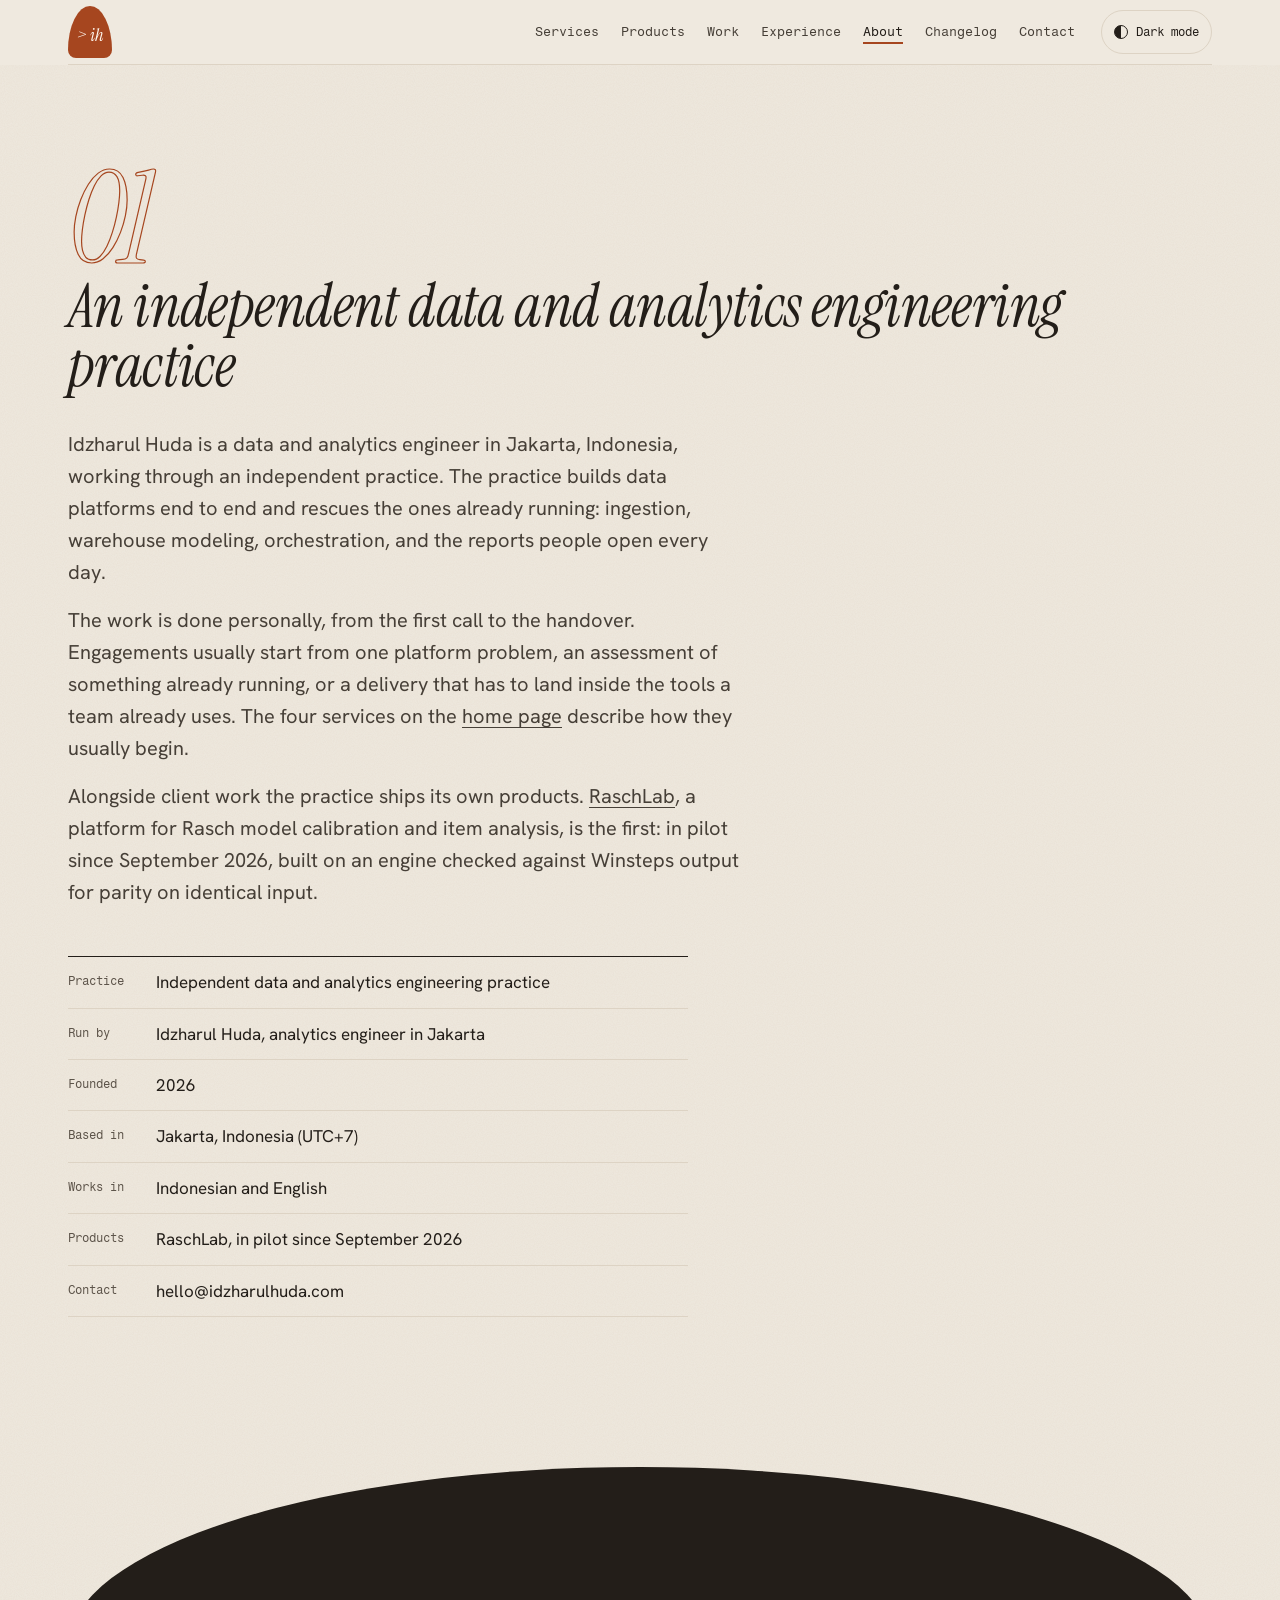
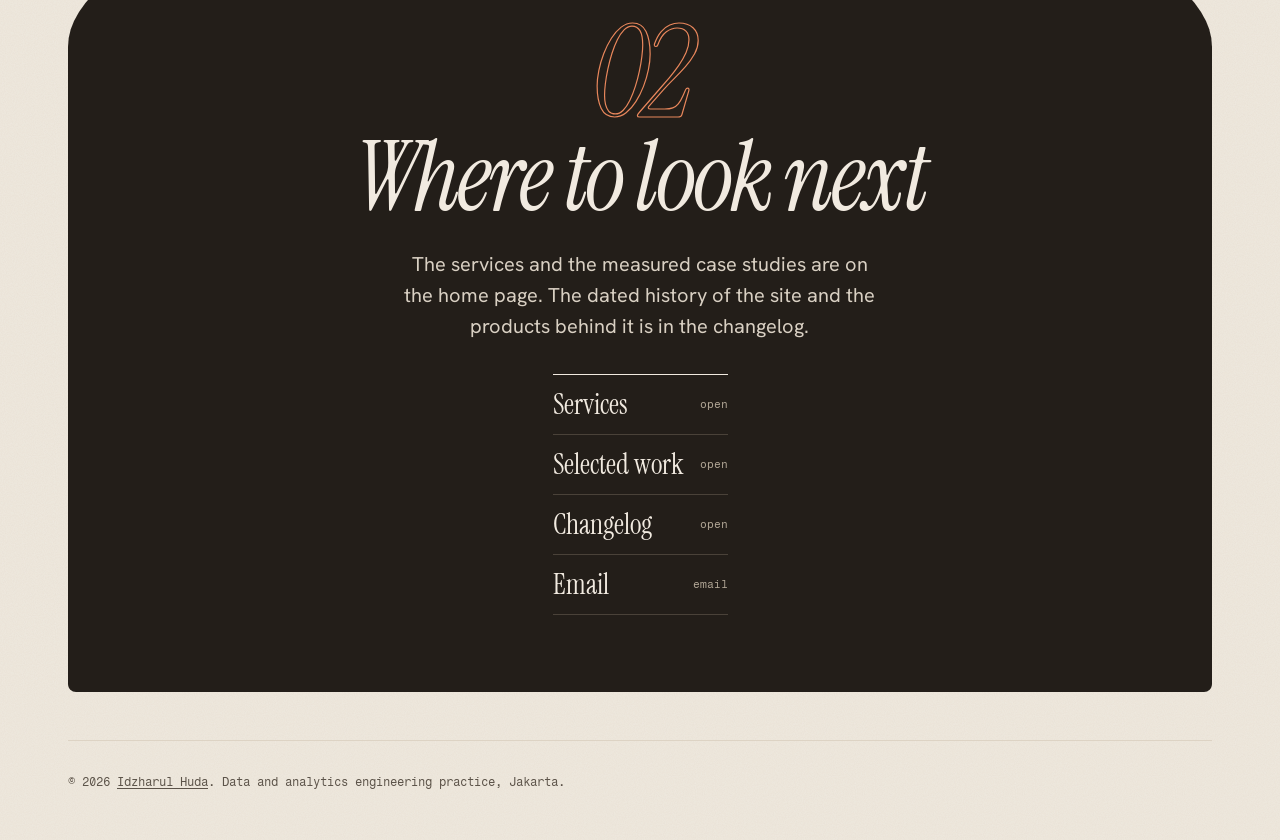
<file: about.html>
<!DOCTYPE html>
<html lang="en">
<head>
  <meta charset="UTF-8">
  <meta name="viewport" content="width=device-width, initial-scale=1.0">
  <title>About | Idzharul Huda</title>
  <meta name="description" content="Idzharul Huda is an independent data and analytics engineering practice in Jakarta: platforms built end to end, platforms rescued, and RaschLab as its first product.">
  <meta name="theme-color" content="#EFE9DF">
  <link rel="canonical" href="https://idzharulhuda.com/about.html">
  <link rel="icon" href="favicon.ico" sizes="32x32">
  <link rel="icon" type="image/svg+xml" href="favicon.svg">
  <link rel="icon" type="image/png" sizes="96x96" href="favicon-96.png">
  <link rel="apple-touch-icon" href="apple-touch-icon.png">

  <!-- Open Graph -->
  <meta property="og:type" content="website">
  <meta property="og:url" content="https://idzharulhuda.com/about.html">
  <meta property="og:title" content="About | Idzharul Huda">
  <meta property="og:description" content="Idzharul Huda is an independent data and analytics engineering practice in Jakarta: platforms built end to end, platforms rescued, and RaschLab as its first product.">
  <meta property="og:site_name" content="Idzharul Huda">
  <meta property="og:locale" content="en_US">
  <meta property="og:image" content="https://idzharulhuda.com/assets/og-card.png">
  <meta property="og:image:width" content="1200">
  <meta property="og:image:height" content="630">
  <meta property="og:image:alt" content="Idzharul Huda: data infrastructure engineer">

  <!-- Twitter -->
  <meta name="twitter:card" content="summary_large_image">
  <meta name="twitter:title" content="About | Idzharul Huda">
  <meta name="twitter:description" content="Idzharul Huda is an independent data and analytics engineering practice in Jakarta: platforms built end to end, platforms rescued, and RaschLab as its first product.">
  <meta name="twitter:image" content="https://idzharulhuda.com/assets/og-card.png">

  <link rel="preconnect" href="https://fonts.googleapis.com">
  <link rel="preconnect" href="https://fonts.gstatic.com" crossorigin>
  <link href="https://fonts.googleapis.com/css2?family=Instrument+Serif:ital@0;1&family=Hanken+Grotesk:wght@400;500;600&family=Fragment+Mono&display=swap" rel="stylesheet">
  <link rel="stylesheet" href="styles.css">
  <link rel="stylesheet" href="project.css">
  <link rel="stylesheet" href="theme.css">
  <link rel="stylesheet" href="studio.css">
  <script>
    (function () {
      try {
        var key = 'portfolio_theme';
        var saved = localStorage.getItem(key);
        var prefersDark = window.matchMedia && window.matchMedia('(prefers-color-scheme: dark)').matches;
        var theme = saved ? saved : (prefersDark ? 'dark' : 'light');
        document.documentElement.setAttribute('data-theme', theme);
      } catch (e) {}
    })();
  </script>
  <script type="application/ld+json">
  {
    "@context": "https://schema.org",
    "@type": "Person",
    "name": "Idzharul Huda",
    "jobTitle": "Data Infrastructure Engineer",
    "url": "https://idzharulhuda.com/",
    "mainEntityOfPage": "https://idzharulhuda.com/about.html",
    "sameAs": [
      "https://id.linkedin.com/in/idzharulhuda",
      "https://github.com/idzharulhuda13",
      "https://www.techinasia.com/profile/idzharul-huda",
      "https://www.instagram.com/idz.huda/"
    ],
    "address": {
      "@type": "PostalAddress",
      "addressLocality": "Jakarta",
      "addressCountry": "ID"
    }
  }
  </script>
</head>
<body>

  <div class="container">
    <header class="site-header">
      <div class="header-inner">
        <div class="identity-block">
          <a class="brand" href="index.html" id="brand-logo">&gt; ih</a>
          <p class="person-role">Analytics and Reporting Lead | Data Infrastructure Engineer: Jakarta, Indonesia (UTC+7)</p>
        </div>
        <div class="header-actions">
          <nav class="nav" aria-label="Main navigation">
            <ul class="nav-links">
              <li><a href="index.html#services">Services</a></li>
              <li><a href="index.html#products">Products</a></li>
              <li><a href="index.html#projects">Work</a></li>
              <li><a href="index.html#experience">Experience</a></li>
              <li><a href="about.html" aria-current="page">About</a></li>
              <li><a href="changelog.html">Changelog</a></li>
              <li><a href="index.html#contact">Contact</a></li>
            </ul>
          </nav>
          <button type="button" id="theme-toggle" class="theme-toggle-btn" aria-label="Switch to dark mode" aria-pressed="false">
            <span class="toggle-indicator" aria-hidden="true"></span>
            <span class="theme-mode-text">Dark mode</span>
          </button>
        </div>
      </div>
    </header>

    <main id="main-content" class="container">
      <section class="band band-about">
        <h1 class="section-heading">An independent data and analytics engineering practice</h1>
        <div class="about-prose">
          <p>Idzharul Huda is a data and analytics engineer in Jakarta, Indonesia, working through an independent practice. The practice builds data platforms end to end and rescues the ones already running: ingestion, warehouse modeling, orchestration, and the reports people open every day.</p>
          <p>The work is done personally, from the first call to the handover. Engagements usually start from one platform problem, an assessment of something already running, or a delivery that has to land inside the tools a team already uses. The four services on the <a href="index.html#services">home page</a> describe how they usually begin.</p>
          <p>Alongside client work the practice ships its own products. <a href="https://raschlab.idzharulhuda.com">RaschLab</a>, a platform for Rasch model calibration and item analysis, is the first: in pilot since September 2026, built on an engine checked against Winsteps output for parity on identical input.</p>
        </div>
        <dl class="about-facts">
          <dt class="fact-label">Practice</dt><dd class="fact-value">Independent data and analytics engineering practice</dd>
          <dt class="fact-label">Run by</dt><dd class="fact-value">Idzharul Huda, analytics engineer in Jakarta</dd>
          <dt class="fact-label">Founded</dt><dd class="fact-value">2026</dd>
          <dt class="fact-label">Based in</dt><dd class="fact-value">Jakarta, Indonesia (UTC+7)</dd>
          <dt class="fact-label">Works in</dt><dd class="fact-value">Indonesian and English</dd>
          <dt class="fact-label">Products</dt><dd class="fact-value">RaschLab, in pilot since September 2026</dd>
          <dt class="fact-label">Contact</dt><dd class="fact-value">hello@idzharulhuda.com</dd>
        </dl>
      </section>
      <section class="band band-contact">
        <div class="contact-copy">
          <h2 class="contact-title">Where to look next</h2>
          <p class="contact-text">The services and the measured case studies are on the home page. The dated history of the site and the products behind it is in the changelog.</p>
        </div>
        <div class="contact-links">
          <a class="contact-link" href="index.html#services">Services</a>
          <a class="contact-link" href="index.html#projects">Selected work</a>
          <a class="contact-link" href="changelog.html">Changelog</a>
          <a class="contact-link" href="mailto:hello@idzharulhuda.com">Email</a>
        </div>
      </section>
    </main>

    <footer class="site-footer">
      <p class="footer-text" id="footer-text">&copy; 2026 <a href="index.html">Idzharul Huda</a>. Data and analytics engineering practice, Jakarta.</p>
    </footer>
  </div>

  <script>
    (function () {
      var THEME_KEY = 'portfolio_theme';
      var btn = document.getElementById('theme-toggle');

      function getActiveTheme() {
        var docTheme = document.documentElement.getAttribute('data-theme');
        if (docTheme === 'light' || docTheme === 'dark') return docTheme;
        try {
          var saved = localStorage.getItem(THEME_KEY);
          if (saved === 'light' || saved === 'dark') return saved;
        } catch (e) {}
        var prefersDark = window.matchMedia && window.matchMedia('(prefers-color-scheme: dark)').matches;
        return prefersDark ? 'dark' : 'light';
      }

      function applyTheme(theme) {
        document.documentElement.setAttribute('data-theme', theme);
        try {
          localStorage.setItem(THEME_KEY, theme);
        } catch (e) {}
        if (btn) {
          var isDark = theme === 'dark';
          btn.setAttribute('aria-pressed', isDark ? 'true' : 'false');
          btn.setAttribute('aria-label', isDark ? 'Switch to light mode' : 'Switch to dark mode');
          var labelSpan = btn.querySelector('.theme-mode-text');
          if (labelSpan) {
            labelSpan.textContent = isDark ? 'Light mode' : 'Dark mode';
          }
        }
      }

      if (btn) {
        applyTheme(getActiveTheme());
        btn.addEventListener('click', function () {
          var active = getActiveTheme();
          var next = active === 'dark' ? 'light' : 'dark';
          applyTheme(next);
        });
      }
    })();
  </script>
  <!-- Cloudflare Web Analytics (cookieless) -->
  <script defer src="https://static.cloudflareinsights.com/beacon.min.js" data-cf-beacon='{"token": "efeb6723971e41fcb7c0aaae27dd6f87"}'></script>
</body>
</html>
</file>
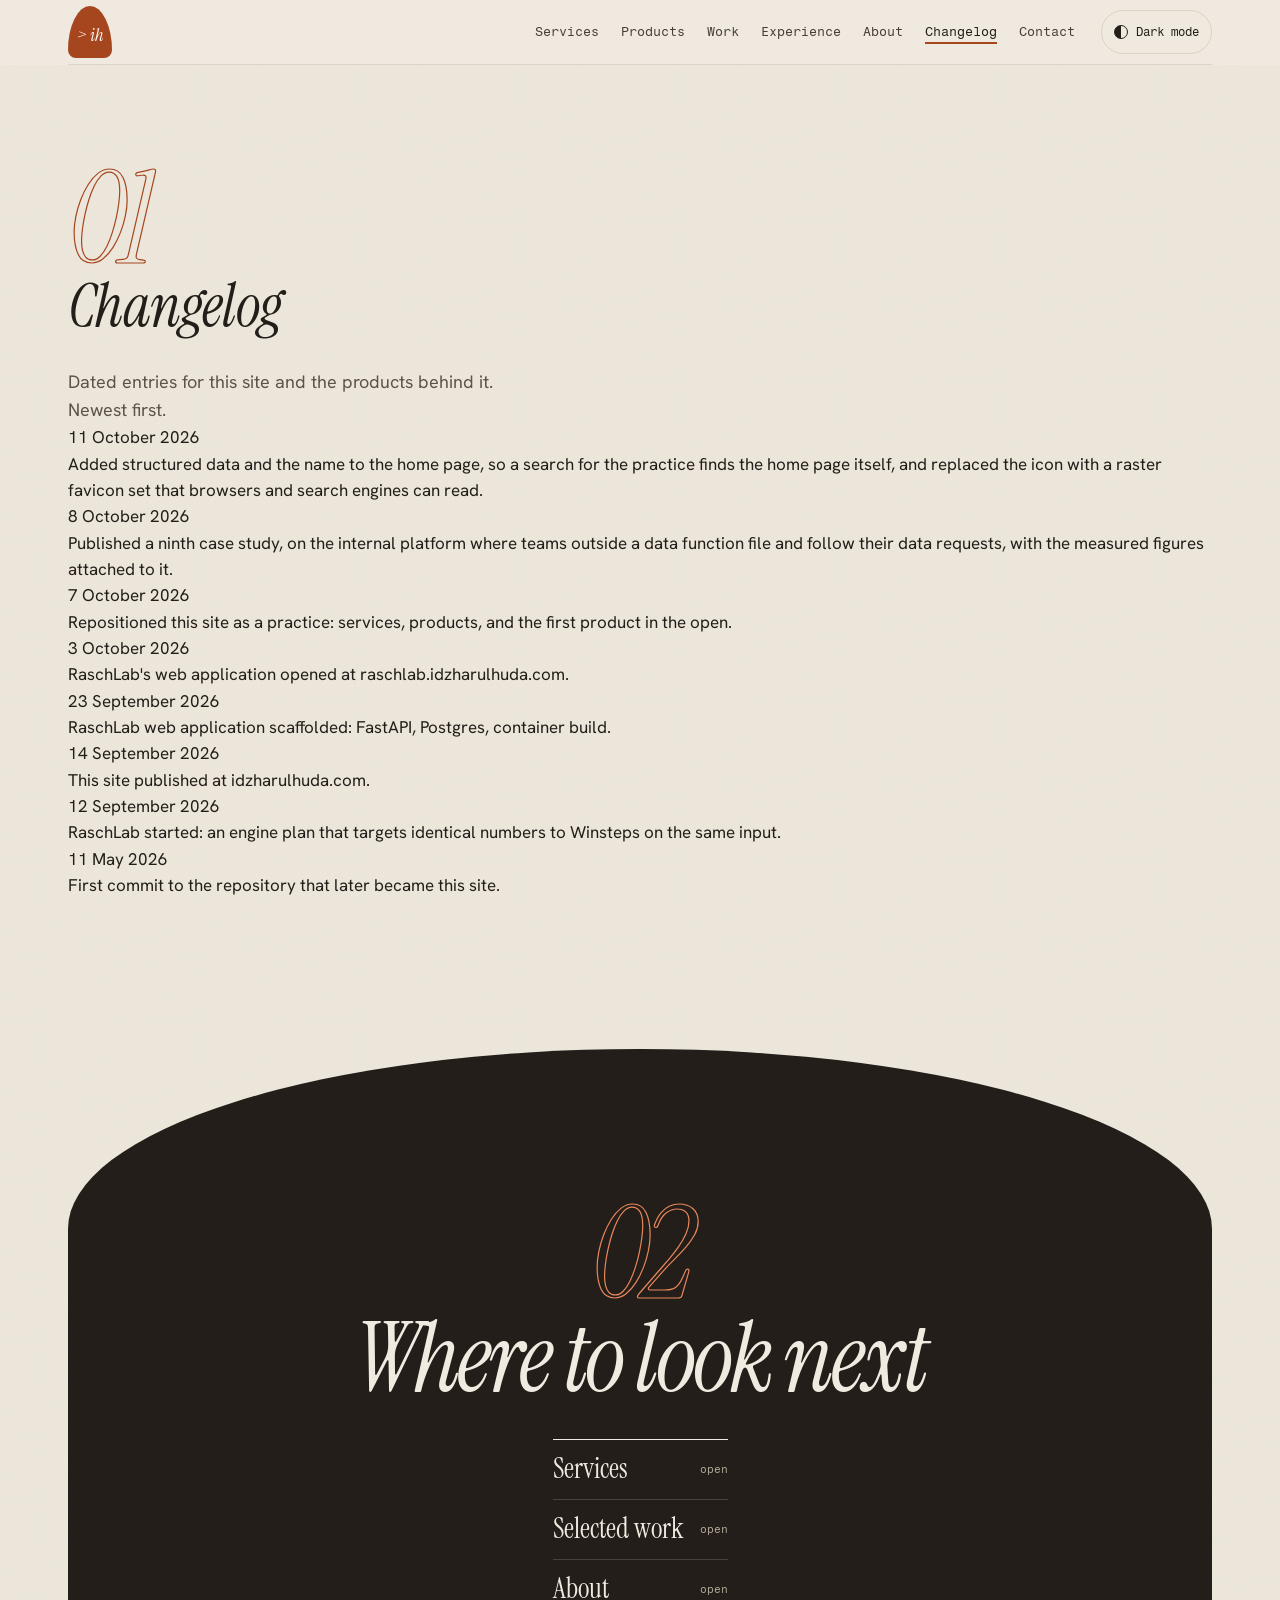
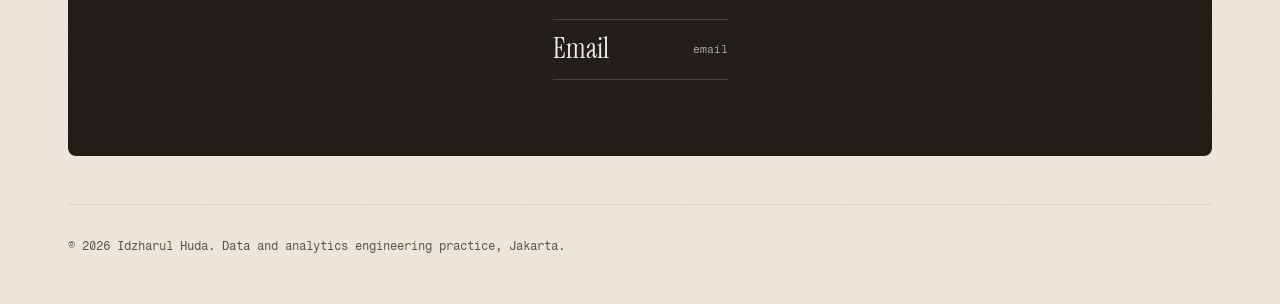
<file: changelog.html>
<!DOCTYPE html>
<html lang="en">
<head>
  <meta charset="UTF-8">
  <meta name="viewport" content="width=device-width, initial-scale=1.0">
  <title>Changelog | Idzharul Huda</title>
  <meta name="description" content="Dated entries for the practice site and the products behind it, newest first.">
  <meta name="theme-color" content="#EFE9DF">
  <link rel="canonical" href="https://idzharulhuda.com/changelog.html">
  <link rel="icon" href="favicon.ico" sizes="32x32">
  <link rel="icon" type="image/svg+xml" href="favicon.svg">
  <link rel="icon" type="image/png" sizes="96x96" href="favicon-96.png">
  <link rel="apple-touch-icon" href="apple-touch-icon.png">

  <!-- Open Graph -->
  <meta property="og:type" content="website">
  <meta property="og:url" content="https://idzharulhuda.com/changelog.html">
  <meta property="og:title" content="Changelog | Idzharul Huda">
  <meta property="og:description" content="Dated entries for the practice site and the products behind it, newest first.">
  <meta property="og:site_name" content="Idzharul Huda">
  <meta property="og:locale" content="en_US">
  <meta property="og:image" content="https://idzharulhuda.com/assets/og-card.png">
  <meta property="og:image:width" content="1200">
  <meta property="og:image:height" content="630">
  <meta property="og:image:alt" content="Idzharul Huda: data infrastructure engineer">

  <!-- Twitter -->
  <meta name="twitter:card" content="summary_large_image">
  <meta name="twitter:title" content="Changelog | Idzharul Huda">
  <meta name="twitter:description" content="Dated entries for the practice site and the products behind it, newest first.">
  <meta name="twitter:image" content="https://idzharulhuda.com/assets/og-card.png">

  <link rel="preconnect" href="https://fonts.googleapis.com">
  <link rel="preconnect" href="https://fonts.gstatic.com" crossorigin>
  <link href="https://fonts.googleapis.com/css2?family=Instrument+Serif:ital@0;1&family=Hanken+Grotesk:wght@400;500;600&family=Fragment+Mono&display=swap" rel="stylesheet">
  <link rel="stylesheet" href="styles.css">
  <link rel="stylesheet" href="project.css">
  <link rel="stylesheet" href="theme.css">
  <link rel="stylesheet" href="studio.css">
  <script>
    (function () {
      try {
        var key = 'portfolio_theme';
        var saved = localStorage.getItem(key);
        var prefersDark = window.matchMedia && window.matchMedia('(prefers-color-scheme: dark)').matches;
        var theme = saved ? saved : (prefersDark ? 'dark' : 'light');
        document.documentElement.setAttribute('data-theme', theme);
      } catch (e) {}
    })();
  </script>
</head>
<body>

  <div class="container">
    <header class="site-header">
      <div class="header-inner">
        <div class="identity-block">
          <a class="brand" href="index.html" id="brand-logo">&gt; ih</a>
          <p class="person-role">Data Infrastructure Engineer: Jakarta, Indonesia (UTC+7)</p>
        </div>
        <div class="header-actions">
          <nav class="nav" aria-label="Main navigation">
            <ul class="nav-links">
              <li><a href="index.html#services">Services</a></li>
              <li><a href="index.html#products">Products</a></li>
              <li><a href="index.html#projects">Work</a></li>
              <li><a href="index.html#experience">Experience</a></li>
              <li><a href="about.html">About</a></li>
              <li><a href="changelog.html" aria-current="page">Changelog</a></li>
              <li><a href="index.html#contact">Contact</a></li>
            </ul>
          </nav>
          <button type="button" id="theme-toggle" class="theme-toggle-btn" aria-label="Switch to dark mode" aria-pressed="false">
            <span class="toggle-indicator" aria-hidden="true"></span>
            <span class="theme-mode-text">Dark mode</span>
          </button>
        </div>
      </div>
    </header>

    <main id="main-content" class="container">
      <section class="band band-about">
        <h1 class="section-heading">Changelog</h1>
        <p class="section-sub">Dated entries for this site and the products behind it. Newest first.</p>
        <ol class="changelog-list">
          <li class="changelog-entry"><span class="changelog-date">11 October 2026</span><p class="changelog-text">Added structured data and the name to the home page, so a search for the practice finds the home page itself, and replaced the icon with a raster favicon set that browsers and search engines can read.</p></li>
          <li class="changelog-entry"><span class="changelog-date">8 October 2026</span><p class="changelog-text">Published a ninth case study, on the internal platform where teams outside a data function file and follow their data requests, with the measured figures attached to it.</p></li>
          <li class="changelog-entry"><span class="changelog-date">7 October 2026</span><p class="changelog-text">Repositioned this site as a practice: services, products, and the first product in the open.</p></li>
          <li class="changelog-entry"><span class="changelog-date">3 October 2026</span><p class="changelog-text">RaschLab's web application opened at raschlab.idzharulhuda.com.</p></li>
          <li class="changelog-entry"><span class="changelog-date">23 September 2026</span><p class="changelog-text">RaschLab web application scaffolded: FastAPI, Postgres, container build.</p></li>
          <li class="changelog-entry"><span class="changelog-date">14 September 2026</span><p class="changelog-text">This site published at idzharulhuda.com.</p></li>
          <li class="changelog-entry"><span class="changelog-date">12 September 2026</span><p class="changelog-text">RaschLab started: an engine plan that targets identical numbers to Winsteps on the same input.</p></li>
          <li class="changelog-entry"><span class="changelog-date">11 May 2026</span><p class="changelog-text">First commit to the repository that later became this site.</p></li>
        </ol>
      </section>
      <section class="band band-contact">
        <div class="contact-copy">
          <h2 class="contact-title">Where to look next</h2>
        </div>
        <div class="contact-links">
          <a class="contact-link" href="index.html#services">Services</a>
          <a class="contact-link" href="index.html#projects">Selected work</a>
          <a class="contact-link" href="about.html">About</a>
          <a class="contact-link" href="mailto:hello@idzharulhuda.com">Email</a>
        </div>
      </section>
    </main>

    <footer class="site-footer">
      <p class="footer-text" id="footer-text">&copy; 2026 Idzharul Huda. Data and analytics engineering practice, Jakarta.</p>
    </footer>
  </div>

  <script>
    (function () {
      var THEME_KEY = 'portfolio_theme';
      var btn = document.getElementById('theme-toggle');

      function getActiveTheme() {
        var docTheme = document.documentElement.getAttribute('data-theme');
        if (docTheme === 'light' || docTheme === 'dark') return docTheme;
        try {
          var saved = localStorage.getItem(THEME_KEY);
          if (saved === 'light' || saved === 'dark') return saved;
        } catch (e) {}
        var prefersDark = window.matchMedia && window.matchMedia('(prefers-color-scheme: dark)').matches;
        return prefersDark ? 'dark' : 'light';
      }

      function applyTheme(theme) {
        document.documentElement.setAttribute('data-theme', theme);
        try {
          localStorage.setItem(THEME_KEY, theme);
        } catch (e) {}
        if (btn) {
          var isDark = theme === 'dark';
          btn.setAttribute('aria-pressed', isDark ? 'true' : 'false');
          btn.setAttribute('aria-label', isDark ? 'Switch to light mode' : 'Switch to dark mode');
          var labelSpan = btn.querySelector('.theme-mode-text');
          if (labelSpan) {
            labelSpan.textContent = isDark ? 'Light mode' : 'Dark mode';
          }
        }
      }

      if (btn) {
        applyTheme(getActiveTheme());
        btn.addEventListener('click', function () {
          var active = getActiveTheme();
          var next = active === 'dark' ? 'light' : 'dark';
          applyTheme(next);
        });
      }
    })();
  </script>
  <!-- Cloudflare Web Analytics (cookieless) -->
  <script defer src="https://static.cloudflareinsights.com/beacon.min.js" data-cf-beacon='{"token": "efeb6723971e41fcb7c0aaae27dd6f87"}'></script>
</body>
</html>
</file>
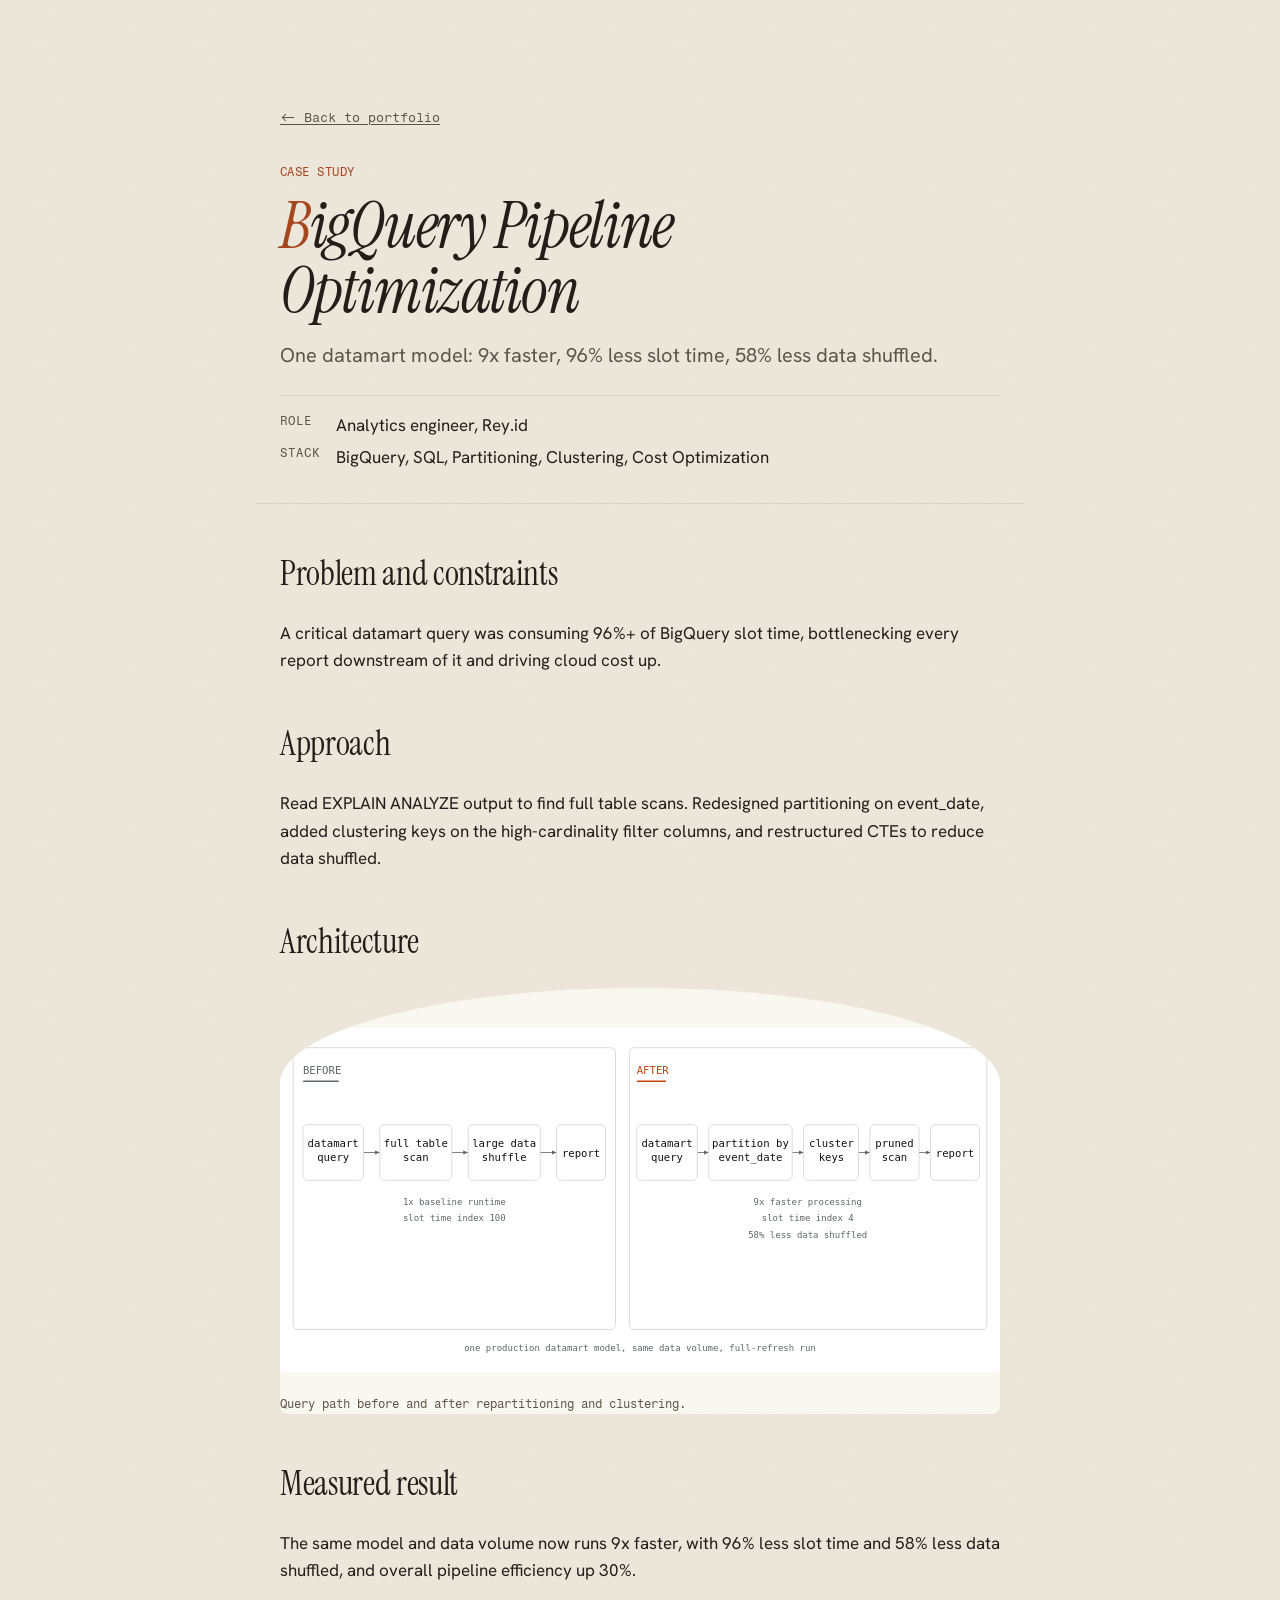
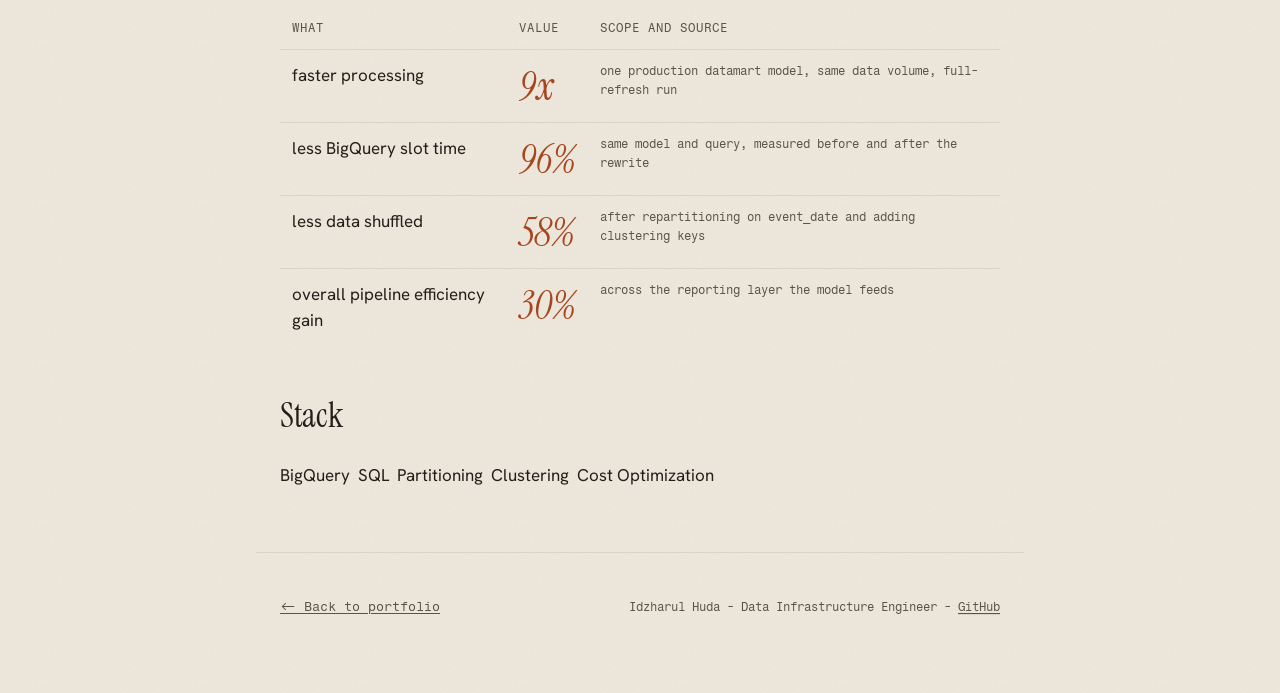
<file: projects/bigquery-pipeline-optimization.html>
<!DOCTYPE html>
<html lang="en">
<head>
  <meta charset="UTF-8">
  <meta name="viewport" content="width=device-width, initial-scale=1.0">
  <title>BigQuery Pipeline Optimization | Idzharul Huda</title>
  <meta name="description" content="A critical datamart query was consuming 96%+ of BigQuery slot time, bottlenecking every report downstream of it and driving cloud cost up.">
  <meta name="theme-color" content="#EFE9DF">
  <link rel="canonical" href="https://idzharulhuda.com/projects/bigquery-pipeline-optimization.html">
  <link rel="icon" type="image/svg+xml" href="../favicon.svg">

  <!-- Open Graph -->
  <meta property="og:type" content="article">
  <meta property="og:title" content="BigQuery Pipeline Optimization | Idzharul Huda">
  <meta property="og:description" content="A critical datamart query was consuming 96%+ of BigQuery slot time, bottlenecking every report downstream of it and driving cloud cost up.">
  <meta property="og:url" content="https://idzharulhuda.com/projects/bigquery-pipeline-optimization.html">
  <meta property="og:site_name" content="Idzharul Huda">
  <meta property="og:locale" content="en_US">
  <meta property="og:image" content="https://idzharulhuda.com/assets/og-card.png">
  <meta property="og:image:width" content="1200">
  <meta property="og:image:height" content="630">
  <meta property="og:image:alt" content="Idzharul Huda - data infrastructure engineer">

  <!-- Twitter -->
  <meta name="twitter:card" content="summary_large_image">
  <meta name="twitter:title" content="BigQuery Pipeline Optimization | Idzharul Huda">
  <meta name="twitter:description" content="A critical datamart query was consuming 96%+ of BigQuery slot time, bottlenecking every report downstream of it and driving cloud cost up.">

  <link rel="preconnect" href="https://fonts.googleapis.com">
  <link rel="preconnect" href="https://fonts.gstatic.com" crossorigin>
  <link href="https://fonts.googleapis.com/css2?family=Instrument+Serif:ital@0;1&family=Hanken+Grotesk:wght@400;500;600&family=Fragment+Mono&display=swap" rel="stylesheet">
  <link rel="stylesheet" href="../styles.css">
  <link rel="stylesheet" href="../project.css">
  <link rel="stylesheet" href="../theme.css">
  <link rel="stylesheet" href="../studio.css">
  <script type="application/ld+json">
{
  "@context": "https://schema.org",
  "@type": "Article",
  "headline": "BigQuery Pipeline Optimization",
  "description": "A critical datamart query was consuming 96%+ of BigQuery slot time, bottlenecking every report downstream of it and driving cloud cost up.",
  "url": "https://idzharulhuda.com/projects/bigquery-pipeline-optimization.html",
  "mainEntityOfPage": "https://idzharulhuda.com/projects/bigquery-pipeline-optimization.html",
  "inLanguage": "en",
  "image": "https://idzharulhuda.com/assets/og-card.png",
  "author": {
    "@type": "Person",
    "@id": "https://idzharulhuda.com/#person",
    "name": "Idzharul Huda",
    "url": "https://idzharulhuda.com/"
  },
  "isPartOf": {
    "@type": "WebSite",
    "name": "Idzharul Huda",
    "url": "https://idzharulhuda.com/"
  },
  "dateModified": "2026-09-14"
}
  </script>
</head>
<body class="project-page">

  <header class="pj-header">
    <a class="pj-back" href="../index.html#projects">&lt;- Back to portfolio</a>
    <p class="pj-kicker">Case study</p>
    <h1 class="pj-title">BigQuery Pipeline Optimization</h1>
    <p class="pj-lead">One datamart model: 9x faster, 96% less slot time, 58% less data shuffled.</p>
    <dl class="pj-meta">
      <dt class="pj-meta-label">Role</dt>
      <dd class="pj-meta-value">Analytics engineer, Rey.id</dd>
      <dt class="pj-meta-label">Stack</dt>
      <dd class="pj-meta-value">BigQuery, SQL, Partitioning, Clustering, Cost Optimization</dd>
    </dl>
  </header>

  <main class="pj-main">

    <section class="pj-section">
      <h2 class="pj-h2">Problem and constraints</h2>
      <p>A critical datamart query was consuming 96%+ of BigQuery slot time, bottlenecking every report downstream of it and driving cloud cost up.</p>
    </section>

    <section class="pj-section">
      <h2 class="pj-h2">Approach</h2>
      <p>Read EXPLAIN ANALYZE output to find full table scans. Redesigned partitioning on event_date, added clustering keys on the high-cardinality filter columns, and restructured CTEs to reduce data shuffled.</p>
    </section>

    <section class="pj-section">
      <h2 class="pj-h2">Architecture</h2>
      <figure class="pj-figure">
        <img src="../assets/arch/bigquery-pipeline-optimization.svg" alt="Diagram of the datamart query path: full table scan on the original query, then partitioning on event_date, clustering keys on the filter columns, and restructured CTEs in the rewritten query.">
        <figcaption>Query path before and after repartitioning and clustering.</figcaption>
      </figure>
    </section>

    <section class="pj-section">
      <h2 class="pj-h2">Measured result</h2>
      <p>The same model and data volume now runs 9x faster, with 96% less slot time and 58% less data shuffled, and overall pipeline efficiency up 30%.</p>
      <table class="pj-proof">
        <thead>
          <tr>
            <th scope="col">What</th>
            <th scope="col">Value</th>
            <th scope="col">Scope and source</th>
          </tr>
        </thead>
        <tbody>
          <tr>
            <td class="pj-proof-label">faster processing</td>
            <td class="pj-proof-value">9x</td>
            <td class="pj-proof-note">one production datamart model, same data volume, full-refresh run</td>
          </tr>
          <tr>
            <td class="pj-proof-label">less BigQuery slot time</td>
            <td class="pj-proof-value">96%</td>
            <td class="pj-proof-note">same model and query, measured before and after the rewrite</td>
          </tr>
          <tr>
            <td class="pj-proof-label">less data shuffled</td>
            <td class="pj-proof-value">58%</td>
            <td class="pj-proof-note">after repartitioning on event_date and adding clustering keys</td>
          </tr>
          <tr>
            <td class="pj-proof-label">overall pipeline efficiency gain</td>
            <td class="pj-proof-value">30%</td>
            <td class="pj-proof-note">across the reporting layer the model feeds</td>
          </tr>
        </tbody>
      </table>
    </section>

    <section class="pj-section">
      <h2 class="pj-h2">Stack</h2>
      <div class="pj-tags">
        <span class="tech-chip">BigQuery</span>
        <span class="tech-chip">SQL</span>
        <span class="tech-chip">Partitioning</span>
        <span class="tech-chip">Clustering</span>
        <span class="tech-chip">Cost Optimization</span>
      </div>
    </section>

  </main>

  <footer class="pj-footer">
    <a class="pj-back" href="../index.html#projects">&lt;- Back to portfolio</a>
    <p class="pj-footer-note">Idzharul Huda - Data Infrastructure Engineer - <a class="pj-footer-link" href="https://github.com/idzharulhuda13">GitHub</a></p>
  </footer>

  <!-- Cloudflare Web Analytics (cookieless) -->
  <script defer src="https://static.cloudflareinsights.com/beacon.min.js" data-cf-beacon='{"token": "efeb6723971e41fcb7c0aaae27dd6f87"}'></script>
</body>
</html>
</file>
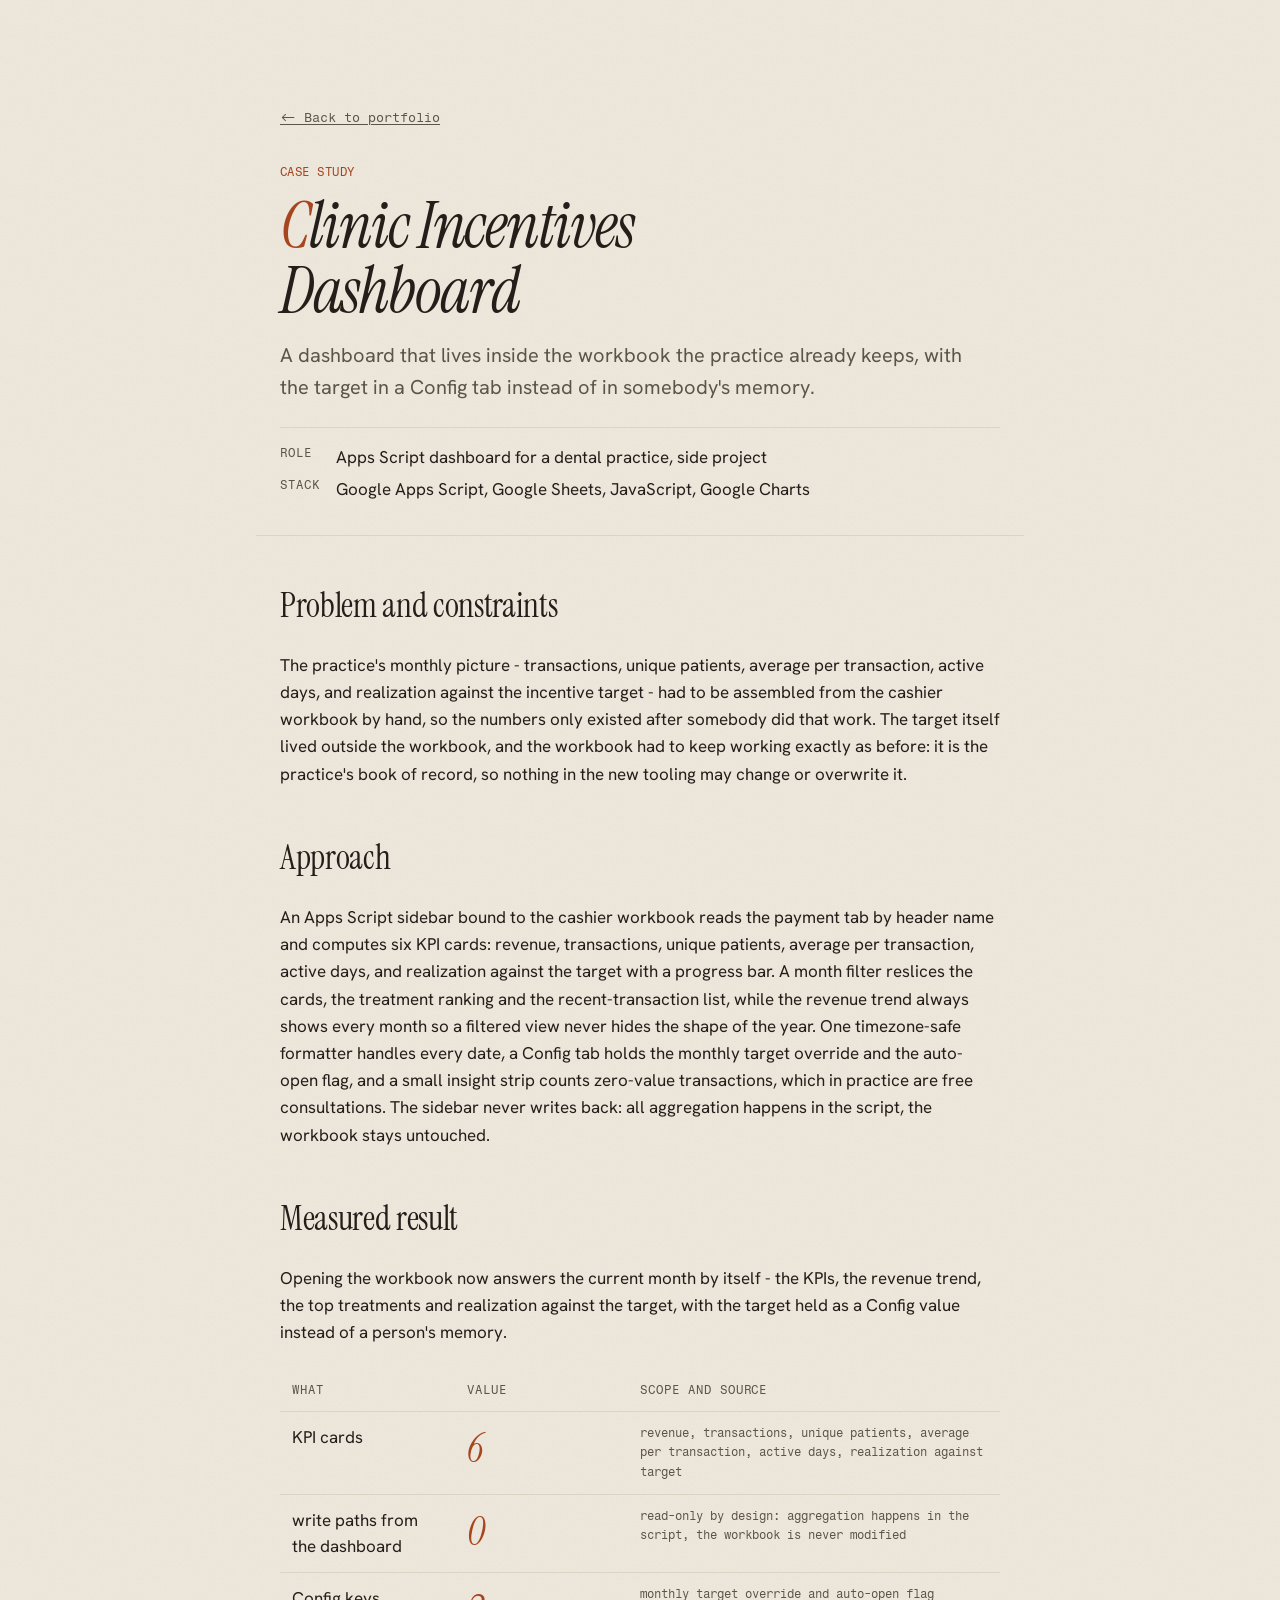
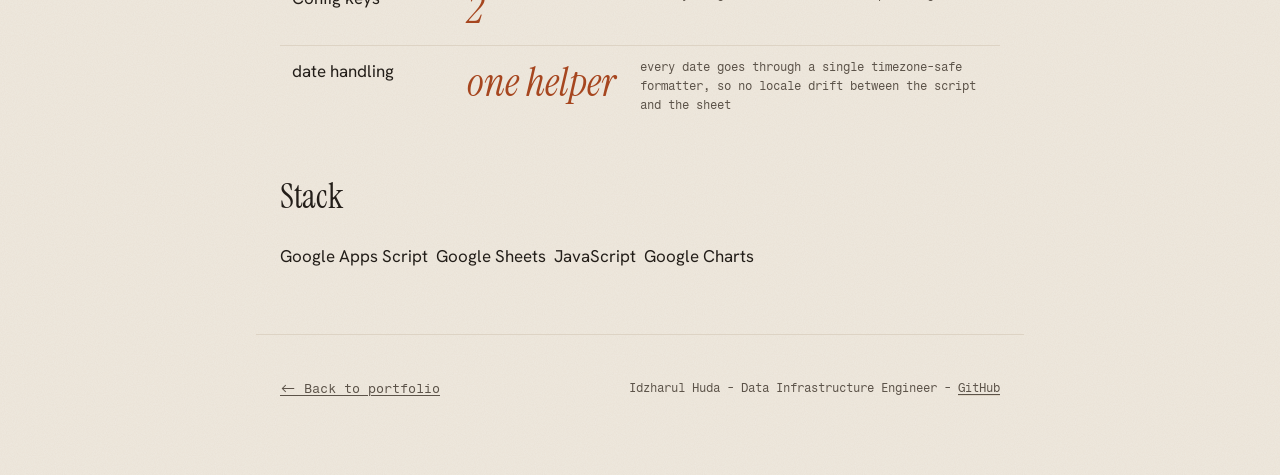
<file: projects/clinic-incentives-dashboard.html>
<!DOCTYPE html>
<html lang="en">
<head>
  <meta charset="UTF-8">
  <meta name="viewport" content="width=device-width, initial-scale=1.0">
  <title>Clinic Incentives Dashboard | Idzharul Huda</title>
  <meta name="description" content="Google Apps Script sidebar dashboard bound to a dental practice's cashier workbook: month-filtered KPIs, a revenue trend and a target held in a Config tab, with no write-back.">
  <meta name="theme-color" content="#EFE9DF">
  <link rel="canonical" href="https://idzharulhuda.com/projects/clinic-incentives-dashboard.html">
  <link rel="icon" type="image/svg+xml" href="../favicon.svg">

  <!-- Open Graph -->
  <meta property="og:type" content="article">
  <meta property="og:title" content="Clinic Incentives Dashboard | Idzharul Huda">
  <meta property="og:description" content="Google Apps Script sidebar dashboard bound to a dental practice's cashier workbook: month-filtered KPIs, a revenue trend and a target held in a Config tab, with no write-back.">
  <meta property="og:url" content="https://idzharulhuda.com/projects/clinic-incentives-dashboard.html">
  <meta property="og:site_name" content="Idzharul Huda">
  <meta property="og:locale" content="en_US">
  <meta property="og:image" content="https://idzharulhuda.com/assets/og-card.png">
  <meta property="og:image:width" content="1200">
  <meta property="og:image:height" content="630">
  <meta property="og:image:alt" content="Idzharul Huda - data infrastructure engineer">

  <!-- Twitter -->
  <meta name="twitter:card" content="summary_large_image">
  <meta name="twitter:title" content="Clinic Incentives Dashboard | Idzharul Huda">
  <meta name="twitter:description" content="Google Apps Script sidebar dashboard bound to a dental practice's cashier workbook: month-filtered KPIs, a revenue trend and a target held in a Config tab, with no write-back.">

  <link rel="preconnect" href="https://fonts.googleapis.com">
  <link rel="preconnect" href="https://fonts.gstatic.com" crossorigin>
  <link href="https://fonts.googleapis.com/css2?family=Instrument+Serif:ital@0;1&family=Hanken+Grotesk:wght@400;500;600&family=Fragment+Mono&display=swap" rel="stylesheet">
  <link rel="stylesheet" href="../styles.css">
  <link rel="stylesheet" href="../project.css">
  <link rel="stylesheet" href="../theme.css">
  <link rel="stylesheet" href="../studio.css">
  <script type="application/ld+json">
{
  "@context": "https://schema.org",
  "@type": "Article",
  "headline": "Clinic Incentives Dashboard",
  "description": "Google Apps Script sidebar dashboard bound to a dental practice's cashier workbook: month-filtered KPIs, a revenue trend and a target held in a Config tab, with no write-back.",
  "url": "https://idzharulhuda.com/projects/clinic-incentives-dashboard.html",
  "mainEntityOfPage": "https://idzharulhuda.com/projects/clinic-incentives-dashboard.html",
  "inLanguage": "en",
  "image": "https://idzharulhuda.com/assets/og-card.png",
  "author": {
    "@type": "Person",
    "@id": "https://idzharulhuda.com/#person",
    "name": "Idzharul Huda",
    "url": "https://idzharulhuda.com/"
  },
  "isPartOf": {
    "@type": "WebSite",
    "name": "Idzharul Huda",
    "url": "https://idzharulhuda.com/"
  },
  "dateModified": "2026-09-15"
}
  </script>
</head>
<body class="project-page">

  <header class="pj-header">
    <a class="pj-back" href="../index.html#projects">&lt;- Back to portfolio</a>
    <p class="pj-kicker">Case study</p>
    <h1 class="pj-title">Clinic Incentives Dashboard</h1>
    <p class="pj-lead">A dashboard that lives inside the workbook the practice already keeps, with the target in a Config tab instead of in somebody's memory.</p>
    <dl class="pj-meta">
      <dt class="pj-meta-label">Role</dt>
      <dd class="pj-meta-value">Apps Script dashboard for a dental practice, side project</dd>
      <dt class="pj-meta-label">Stack</dt>
      <dd class="pj-meta-value">Google Apps Script, Google Sheets, JavaScript, Google Charts</dd>
    </dl>
  </header>

  <main class="pj-main">

    <section class="pj-section">
      <h2 class="pj-h2">Problem and constraints</h2>
      <p>The practice's monthly picture - transactions, unique patients, average per transaction, active days, and realization against the incentive target - had to be assembled from the cashier workbook by hand, so the numbers only existed after somebody did that work. The target itself lived outside the workbook, and the workbook had to keep working exactly as before: it is the practice's book of record, so nothing in the new tooling may change or overwrite it.</p>
    </section>

    <section class="pj-section">
      <h2 class="pj-h2">Approach</h2>
      <p>An Apps Script sidebar bound to the cashier workbook reads the payment tab by header name and computes six KPI cards: revenue, transactions, unique patients, average per transaction, active days, and realization against the target with a progress bar. A month filter reslices the cards, the treatment ranking and the recent-transaction list, while the revenue trend always shows every month so a filtered view never hides the shape of the year. One timezone-safe formatter handles every date, a Config tab holds the monthly target override and the auto-open flag, and a small insight strip counts zero-value transactions, which in practice are free consultations. The sidebar never writes back: all aggregation happens in the script, the workbook stays untouched.</p>
    </section>

    <section class="pj-section">
      <h2 class="pj-h2">Measured result</h2>
      <p>Opening the workbook now answers the current month by itself - the KPIs, the revenue trend, the top treatments and realization against the target, with the target held as a Config value instead of a person's memory.</p>
      <table class="pj-proof">
        <thead>
          <tr>
            <th scope="col">What</th>
            <th scope="col">Value</th>
            <th scope="col">Scope and source</th>
          </tr>
        </thead>
        <tbody>
          <tr>
            <td class="pj-proof-label">KPI cards</td>
            <td class="pj-proof-value">6</td>
            <td class="pj-proof-note">revenue, transactions, unique patients, average per transaction, active days, realization against target</td>
          </tr>
          <tr>
            <td class="pj-proof-label">write paths from the dashboard</td>
            <td class="pj-proof-value">0</td>
            <td class="pj-proof-note">read-only by design: aggregation happens in the script, the workbook is never modified</td>
          </tr>
          <tr>
            <td class="pj-proof-label">Config keys</td>
            <td class="pj-proof-value">2</td>
            <td class="pj-proof-note">monthly target override and auto-open flag</td>
          </tr>
          <tr>
            <td class="pj-proof-label">date handling</td>
            <td class="pj-proof-value">one helper</td>
            <td class="pj-proof-note">every date goes through a single timezone-safe formatter, so no locale drift between the script and the sheet</td>
          </tr>
        </tbody>
      </table>
    </section>

    <section class="pj-section">
      <h2 class="pj-h2">Stack</h2>
      <div class="pj-tags">
        <span class="tech-chip">Google Apps Script</span>
        <span class="tech-chip">Google Sheets</span>
        <span class="tech-chip">JavaScript</span>
        <span class="tech-chip">Google Charts</span>
      </div>
    </section>

  </main>

  <footer class="pj-footer">
    <a class="pj-back" href="../index.html#projects">&lt;- Back to portfolio</a>
    <p class="pj-footer-note">Idzharul Huda - Data Infrastructure Engineer - <a class="pj-footer-link" href="https://github.com/idzharulhuda13">GitHub</a></p>
  </footer>

  <!-- Cloudflare Web Analytics (cookieless) -->
  <script defer src="https://static.cloudflareinsights.com/beacon.min.js" data-cf-beacon='{"token": "efeb6723971e41fcb7c0aaae27dd6f87"}'></script>
</body>
</html>
</file>
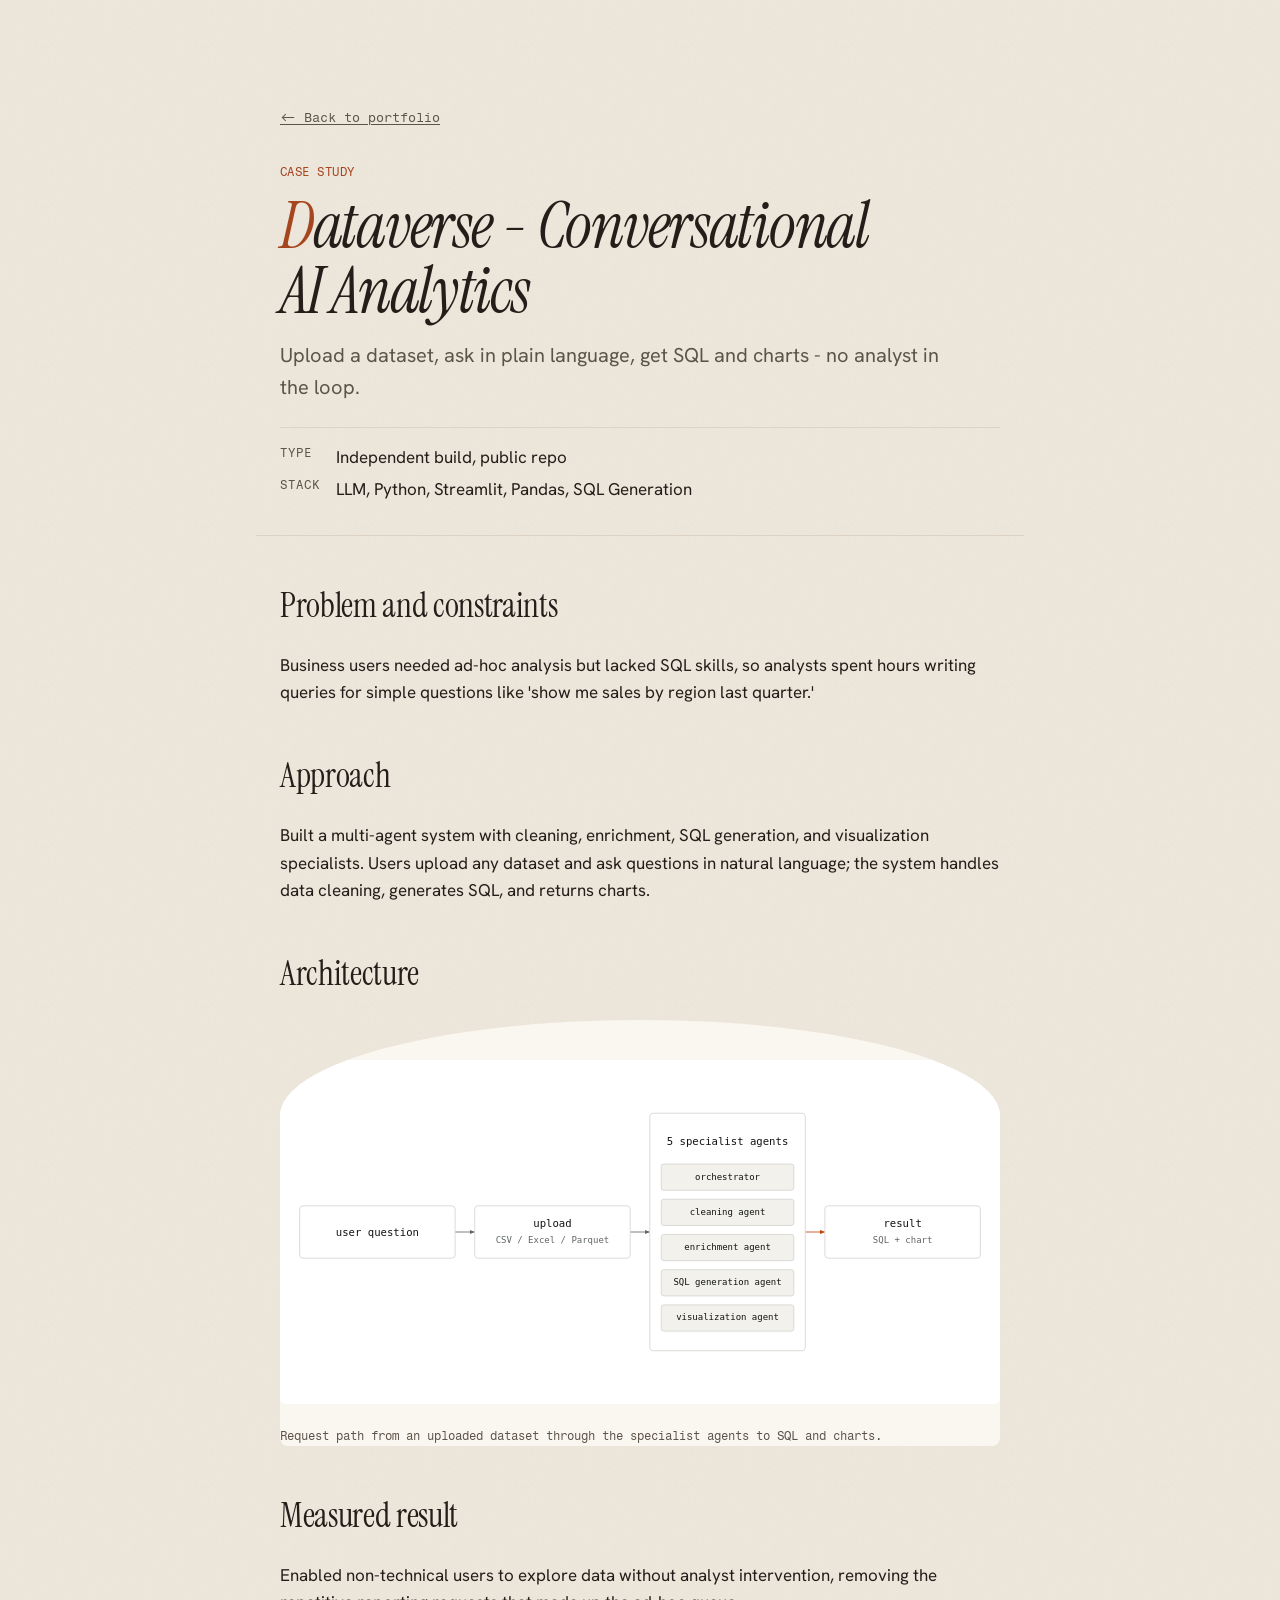
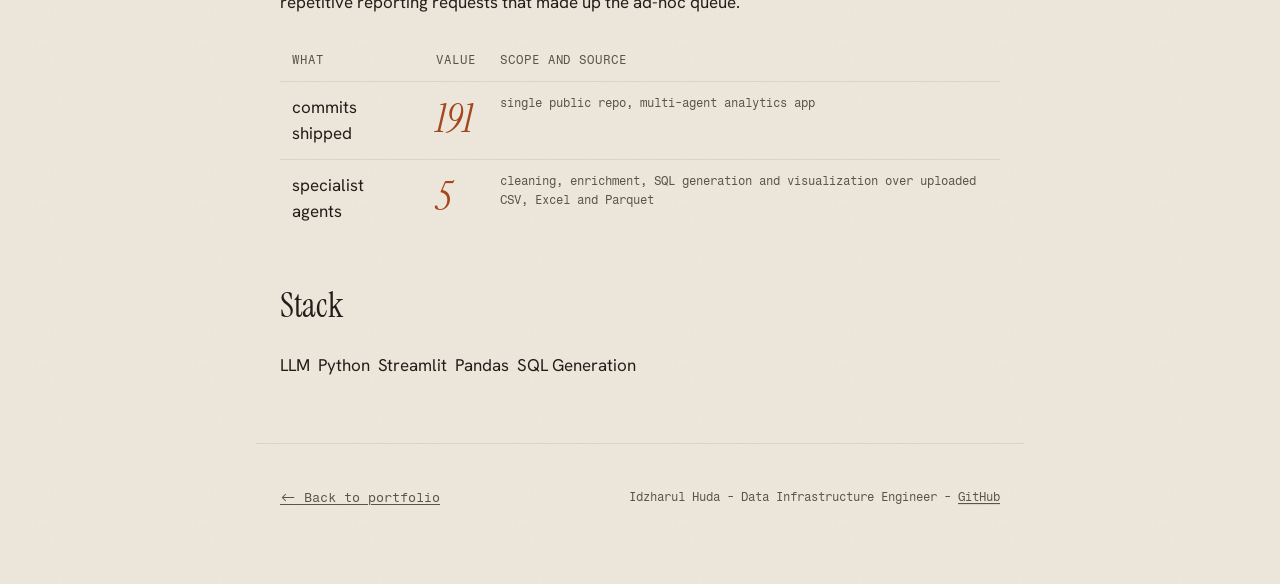
<file: projects/dataverse-conversational-ai-analytics.html>
<!DOCTYPE html>
<html lang="en">
<head>
  <meta charset="UTF-8">
  <meta name="viewport" content="width=device-width, initial-scale=1.0">
  <title>Dataverse - Conversational AI Analytics | Idzharul Huda</title>
  <meta name="description" content="Business users needed ad-hoc analysis but lacked SQL skills, so analysts spent hours writing queries for simple questions.">
  <meta name="theme-color" content="#EFE9DF">
  <link rel="canonical" href="https://idzharulhuda.com/projects/dataverse-conversational-ai-analytics.html">
  <link rel="icon" type="image/svg+xml" href="../favicon.svg">

  <!-- Open Graph -->
  <meta property="og:type" content="article">
  <meta property="og:title" content="Dataverse - Conversational AI Analytics | Idzharul Huda">
  <meta property="og:description" content="Business users needed ad-hoc analysis but lacked SQL skills, so analysts spent hours writing queries for simple questions.">
  <meta property="og:url" content="https://idzharulhuda.com/projects/dataverse-conversational-ai-analytics.html">
  <meta property="og:site_name" content="Idzharul Huda">
  <meta property="og:locale" content="en_US">
  <meta property="og:image" content="https://idzharulhuda.com/assets/og-card.png">
  <meta property="og:image:width" content="1200">
  <meta property="og:image:height" content="630">
  <meta property="og:image:alt" content="Idzharul Huda - data infrastructure engineer">

  <!-- Twitter -->
  <meta name="twitter:card" content="summary_large_image">
  <meta name="twitter:title" content="Dataverse - Conversational AI Analytics | Idzharul Huda">
  <meta name="twitter:description" content="Business users needed ad-hoc analysis but lacked SQL skills, so analysts spent hours writing queries for simple questions.">

  <link rel="preconnect" href="https://fonts.googleapis.com">
  <link rel="preconnect" href="https://fonts.gstatic.com" crossorigin>
  <link href="https://fonts.googleapis.com/css2?family=Instrument+Serif:ital@0;1&family=Hanken+Grotesk:wght@400;500;600&family=Fragment+Mono&display=swap" rel="stylesheet">
  <link rel="stylesheet" href="../styles.css">
  <link rel="stylesheet" href="../project.css">
  <link rel="stylesheet" href="../theme.css">
  <link rel="stylesheet" href="../studio.css">
  <script type="application/ld+json">
{
  "@context": "https://schema.org",
  "@type": "Article",
  "headline": "Dataverse - Conversational AI Analytics",
  "description": "Business users needed ad-hoc analysis but lacked SQL skills, so analysts spent hours writing queries for simple questions.",
  "url": "https://idzharulhuda.com/projects/dataverse-conversational-ai-analytics.html",
  "mainEntityOfPage": "https://idzharulhuda.com/projects/dataverse-conversational-ai-analytics.html",
  "inLanguage": "en",
  "image": "https://idzharulhuda.com/assets/og-card.png",
  "author": {
    "@type": "Person",
    "@id": "https://idzharulhuda.com/#person",
    "name": "Idzharul Huda",
    "url": "https://idzharulhuda.com/"
  },
  "isPartOf": {
    "@type": "WebSite",
    "name": "Idzharul Huda",
    "url": "https://idzharulhuda.com/"
  },
  "dateModified": "2026-09-14"
}
  </script>
</head>
<body class="project-page">

  <header class="pj-header">
    <a class="pj-back" href="../index.html#projects">&lt;- Back to portfolio</a>
    <p class="pj-kicker">Case study</p>
    <h1 class="pj-title">Dataverse - Conversational AI Analytics</h1>
    <p class="pj-lead">Upload a dataset, ask in plain language, get SQL and charts - no analyst in the loop.</p>
    <dl class="pj-meta">
      <dt class="pj-meta-label">Type</dt>
      <dd class="pj-meta-value">Independent build, public repo</dd>
      <dt class="pj-meta-label">Stack</dt>
      <dd class="pj-meta-value">LLM, Python, Streamlit, Pandas, SQL Generation</dd>
    </dl>
  </header>

  <main class="pj-main">

    <section class="pj-section">
      <h2 class="pj-h2">Problem and constraints</h2>
      <p>Business users needed ad-hoc analysis but lacked SQL skills, so analysts spent hours writing queries for simple questions like 'show me sales by region last quarter.'</p>
    </section>

    <section class="pj-section">
      <h2 class="pj-h2">Approach</h2>
      <p>Built a multi-agent system with cleaning, enrichment, SQL generation, and visualization specialists. Users upload any dataset and ask questions in natural language; the system handles data cleaning, generates SQL, and returns charts.</p>
    </section>

    <section class="pj-section">
      <h2 class="pj-h2">Architecture</h2>
      <figure class="pj-figure">
        <img src="../assets/arch/dataverse-conversational-ai-analytics.svg" alt="Diagram of the Dataverse request path: a dataset uploaded as CSV, Excel or Parquet, the cleaning and enrichment agents, the SQL generation agent, and the visualization output.">
        <figcaption>Request path from an uploaded dataset through the specialist agents to SQL and charts.</figcaption>
      </figure>
    </section>

    <section class="pj-section">
      <h2 class="pj-h2">Measured result</h2>
      <p>Enabled non-technical users to explore data without analyst intervention, removing the repetitive reporting requests that made up the ad-hoc queue.</p>
      <table class="pj-proof">
        <thead>
          <tr>
            <th scope="col">What</th>
            <th scope="col">Value</th>
            <th scope="col">Scope and source</th>
          </tr>
        </thead>
        <tbody>
          <tr>
            <td class="pj-proof-label">commits shipped</td>
            <td class="pj-proof-value">191</td>
            <td class="pj-proof-note">single public repo, multi-agent analytics app</td>
          </tr>
          <tr>
            <td class="pj-proof-label">specialist agents</td>
            <td class="pj-proof-value">5</td>
            <td class="pj-proof-note">cleaning, enrichment, SQL generation and visualization over uploaded CSV, Excel and Parquet</td>
          </tr>
        </tbody>
      </table>
    </section>

    <section class="pj-section">
      <h2 class="pj-h2">Stack</h2>
      <div class="pj-tags">
        <span class="tech-chip">LLM</span>
        <span class="tech-chip">Python</span>
        <span class="tech-chip">Streamlit</span>
        <span class="tech-chip">Pandas</span>
        <span class="tech-chip">SQL Generation</span>
      </div>
    </section>

  </main>

  <footer class="pj-footer">
    <a class="pj-back" href="../index.html#projects">&lt;- Back to portfolio</a>
    <p class="pj-footer-note">Idzharul Huda - Data Infrastructure Engineer - <a class="pj-footer-link" href="https://github.com/idzharulhuda13">GitHub</a></p>
  </footer>

  <!-- Cloudflare Web Analytics (cookieless) -->
  <script defer src="https://static.cloudflareinsights.com/beacon.min.js" data-cf-beacon='{"token": "efeb6723971e41fcb7c0aaae27dd6f87"}'></script>
</body>
</html>
</file>
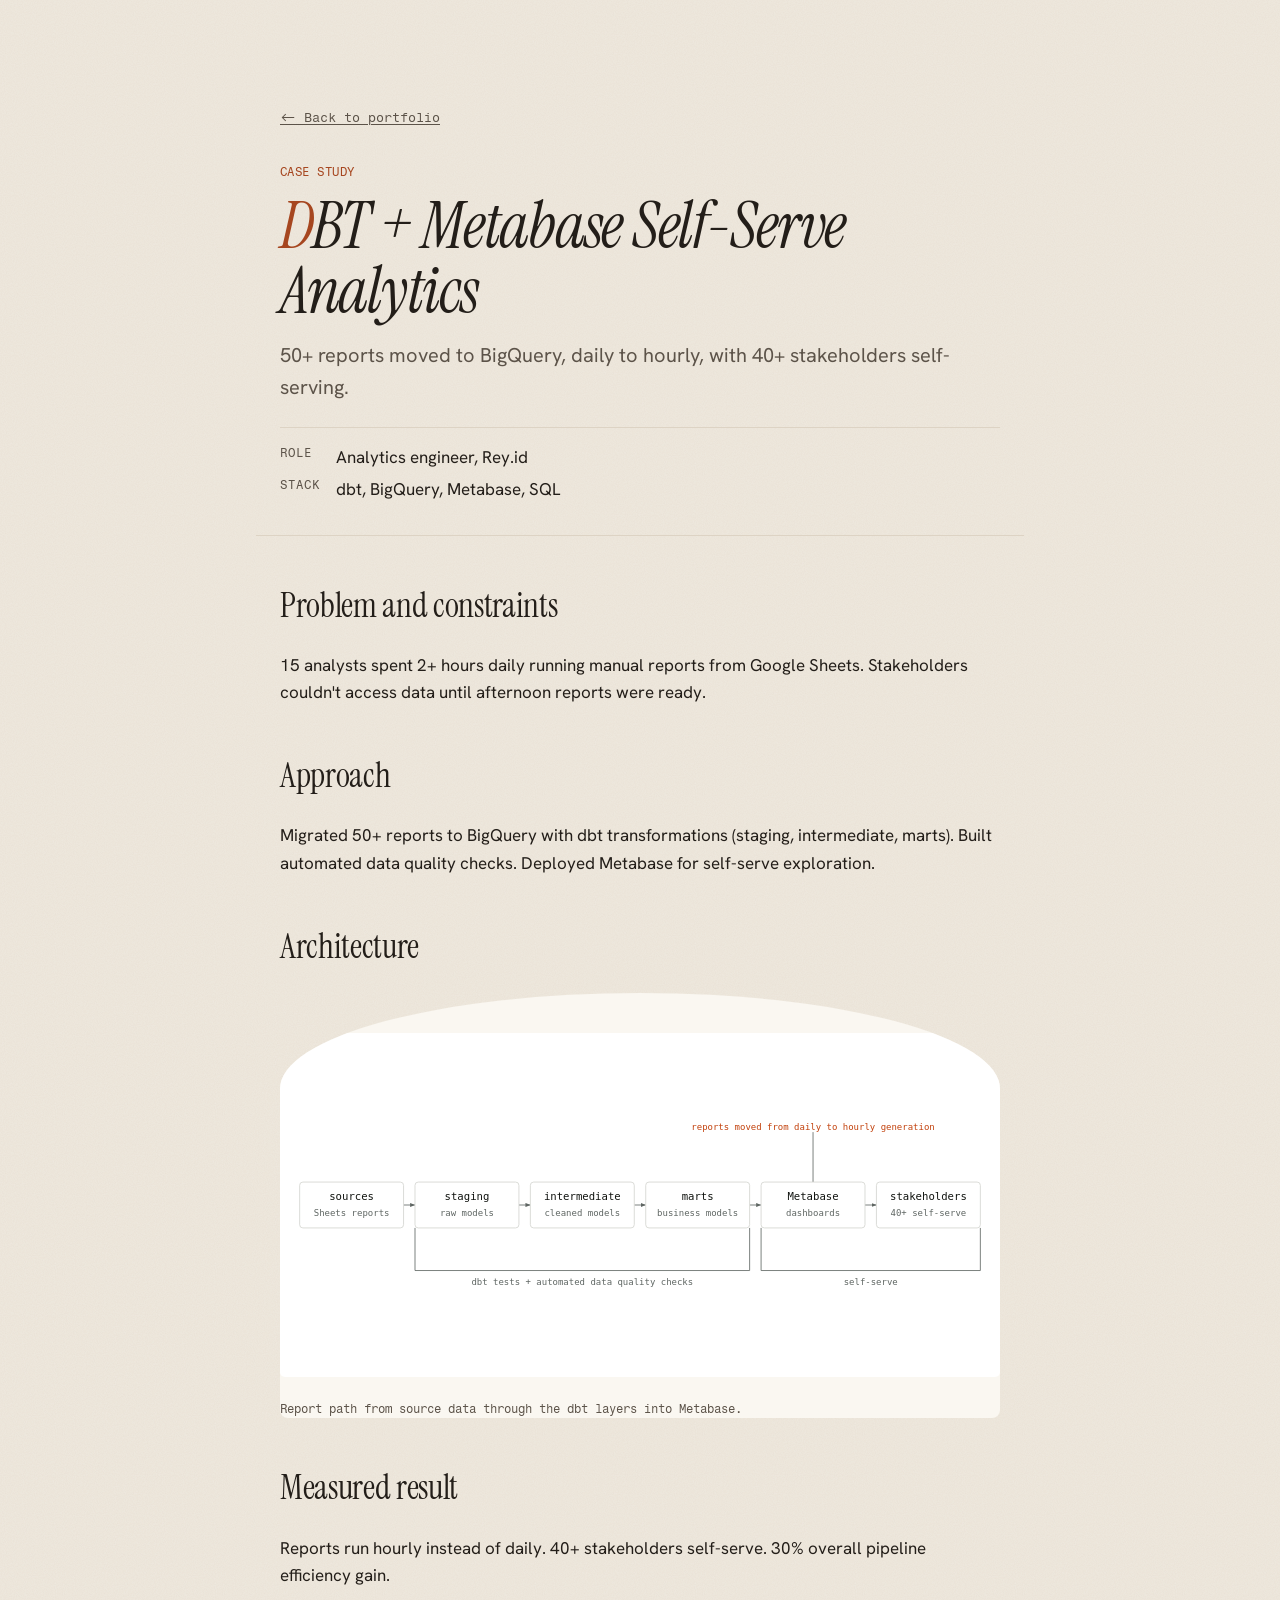
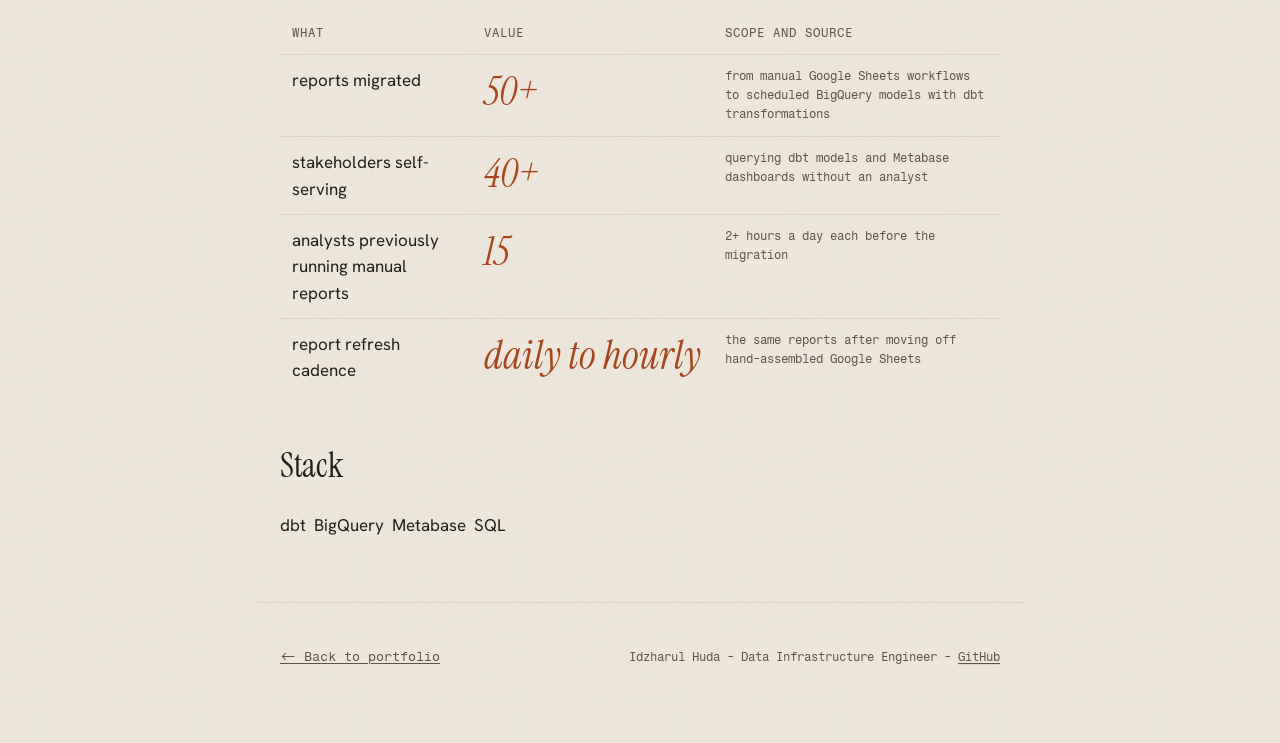
<file: projects/dbt-metabase-self-serve-analytics.html>
<!DOCTYPE html>
<html lang="en">
<head>
  <meta charset="UTF-8">
  <meta name="viewport" content="width=device-width, initial-scale=1.0">
  <title>DBT + Metabase Self-Serve Analytics | Idzharul Huda</title>
  <meta name="description" content="15 analysts spent 2+ hours daily running manual reports from Google Sheets.">
  <meta name="theme-color" content="#EFE9DF">
  <link rel="canonical" href="https://idzharulhuda.com/projects/dbt-metabase-self-serve-analytics.html">
  <link rel="icon" type="image/svg+xml" href="../favicon.svg">

  <!-- Open Graph -->
  <meta property="og:type" content="article">
  <meta property="og:title" content="DBT + Metabase Self-Serve Analytics | Idzharul Huda">
  <meta property="og:description" content="15 analysts spent 2+ hours daily running manual reports from Google Sheets.">
  <meta property="og:url" content="https://idzharulhuda.com/projects/dbt-metabase-self-serve-analytics.html">
  <meta property="og:site_name" content="Idzharul Huda">
  <meta property="og:locale" content="en_US">
  <meta property="og:image" content="https://idzharulhuda.com/assets/og-card.png">
  <meta property="og:image:width" content="1200">
  <meta property="og:image:height" content="630">
  <meta property="og:image:alt" content="Idzharul Huda - data infrastructure engineer">

  <!-- Twitter -->
  <meta name="twitter:card" content="summary_large_image">
  <meta name="twitter:title" content="DBT + Metabase Self-Serve Analytics | Idzharul Huda">
  <meta name="twitter:description" content="15 analysts spent 2+ hours daily running manual reports from Google Sheets.">

  <link rel="preconnect" href="https://fonts.googleapis.com">
  <link rel="preconnect" href="https://fonts.gstatic.com" crossorigin>
  <link href="https://fonts.googleapis.com/css2?family=Instrument+Serif:ital@0;1&family=Hanken+Grotesk:wght@400;500;600&family=Fragment+Mono&display=swap" rel="stylesheet">
  <link rel="stylesheet" href="../styles.css">
  <link rel="stylesheet" href="../project.css">
  <link rel="stylesheet" href="../theme.css">
  <link rel="stylesheet" href="../studio.css">
  <script type="application/ld+json">
{
  "@context": "https://schema.org",
  "@type": "Article",
  "headline": "DBT + Metabase Self-Serve Analytics",
  "description": "15 analysts spent 2+ hours daily running manual reports from Google Sheets.",
  "url": "https://idzharulhuda.com/projects/dbt-metabase-self-serve-analytics.html",
  "mainEntityOfPage": "https://idzharulhuda.com/projects/dbt-metabase-self-serve-analytics.html",
  "inLanguage": "en",
  "image": "https://idzharulhuda.com/assets/og-card.png",
  "author": {
    "@type": "Person",
    "@id": "https://idzharulhuda.com/#person",
    "name": "Idzharul Huda",
    "url": "https://idzharulhuda.com/"
  },
  "isPartOf": {
    "@type": "WebSite",
    "name": "Idzharul Huda",
    "url": "https://idzharulhuda.com/"
  },
  "dateModified": "2026-09-14"
}
  </script>
</head>
<body class="project-page">

  <header class="pj-header">
    <a class="pj-back" href="../index.html#projects">&lt;- Back to portfolio</a>
    <p class="pj-kicker">Case study</p>
    <h1 class="pj-title">DBT + Metabase Self-Serve Analytics</h1>
    <p class="pj-lead">50+ reports moved to BigQuery, daily to hourly, with 40+ stakeholders self-serving.</p>
    <dl class="pj-meta">
      <dt class="pj-meta-label">Role</dt>
      <dd class="pj-meta-value">Analytics engineer, Rey.id</dd>
      <dt class="pj-meta-label">Stack</dt>
      <dd class="pj-meta-value">dbt, BigQuery, Metabase, SQL</dd>
    </dl>
  </header>

  <main class="pj-main">

    <section class="pj-section">
      <h2 class="pj-h2">Problem and constraints</h2>
      <p>15 analysts spent 2+ hours daily running manual reports from Google Sheets. Stakeholders couldn't access data until afternoon reports were ready.</p>
    </section>

    <section class="pj-section">
      <h2 class="pj-h2">Approach</h2>
      <p>Migrated 50+ reports to BigQuery with dbt transformations (staging, intermediate, marts). Built automated data quality checks. Deployed Metabase for self-serve exploration.</p>
    </section>

    <section class="pj-section">
      <h2 class="pj-h2">Architecture</h2>
      <figure class="pj-figure">
        <img src="../assets/arch/dbt-metabase-self-serve-analytics.svg" alt="Diagram of the reporting path: BigQuery source tables into dbt staging, intermediate and mart models, then Metabase dashboards for self-serve exploration.">
        <figcaption>Report path from source data through the dbt layers into Metabase.</figcaption>
      </figure>
    </section>

    <section class="pj-section">
      <h2 class="pj-h2">Measured result</h2>
      <p>Reports run hourly instead of daily. 40+ stakeholders self-serve. 30% overall pipeline efficiency gain.</p>
      <table class="pj-proof">
        <thead>
          <tr>
            <th scope="col">What</th>
            <th scope="col">Value</th>
            <th scope="col">Scope and source</th>
          </tr>
        </thead>
        <tbody>
          <tr>
            <td class="pj-proof-label">reports migrated</td>
            <td class="pj-proof-value">50+</td>
            <td class="pj-proof-note">from manual Google Sheets workflows to scheduled BigQuery models with dbt transformations</td>
          </tr>
          <tr>
            <td class="pj-proof-label">stakeholders self-serving</td>
            <td class="pj-proof-value">40+</td>
            <td class="pj-proof-note">querying dbt models and Metabase dashboards without an analyst</td>
          </tr>
          <tr>
            <td class="pj-proof-label">analysts previously running manual reports</td>
            <td class="pj-proof-value">15</td>
            <td class="pj-proof-note">2+ hours a day each before the migration</td>
          </tr>
          <tr>
            <td class="pj-proof-label">report refresh cadence</td>
            <td class="pj-proof-value">daily to hourly</td>
            <td class="pj-proof-note">the same reports after moving off hand-assembled Google Sheets</td>
          </tr>
        </tbody>
      </table>
    </section>

    <section class="pj-section">
      <h2 class="pj-h2">Stack</h2>
      <div class="pj-tags">
        <span class="tech-chip">dbt</span>
        <span class="tech-chip">BigQuery</span>
        <span class="tech-chip">Metabase</span>
        <span class="tech-chip">SQL</span>
      </div>
    </section>

  </main>

  <footer class="pj-footer">
    <a class="pj-back" href="../index.html#projects">&lt;- Back to portfolio</a>
    <p class="pj-footer-note">Idzharul Huda - Data Infrastructure Engineer - <a class="pj-footer-link" href="https://github.com/idzharulhuda13">GitHub</a></p>
  </footer>

  <!-- Cloudflare Web Analytics (cookieless) -->
  <script defer src="https://static.cloudflareinsights.com/beacon.min.js" data-cf-beacon='{"token": "efeb6723971e41fcb7c0aaae27dd6f87"}'></script>
</body>
</html>
</file>
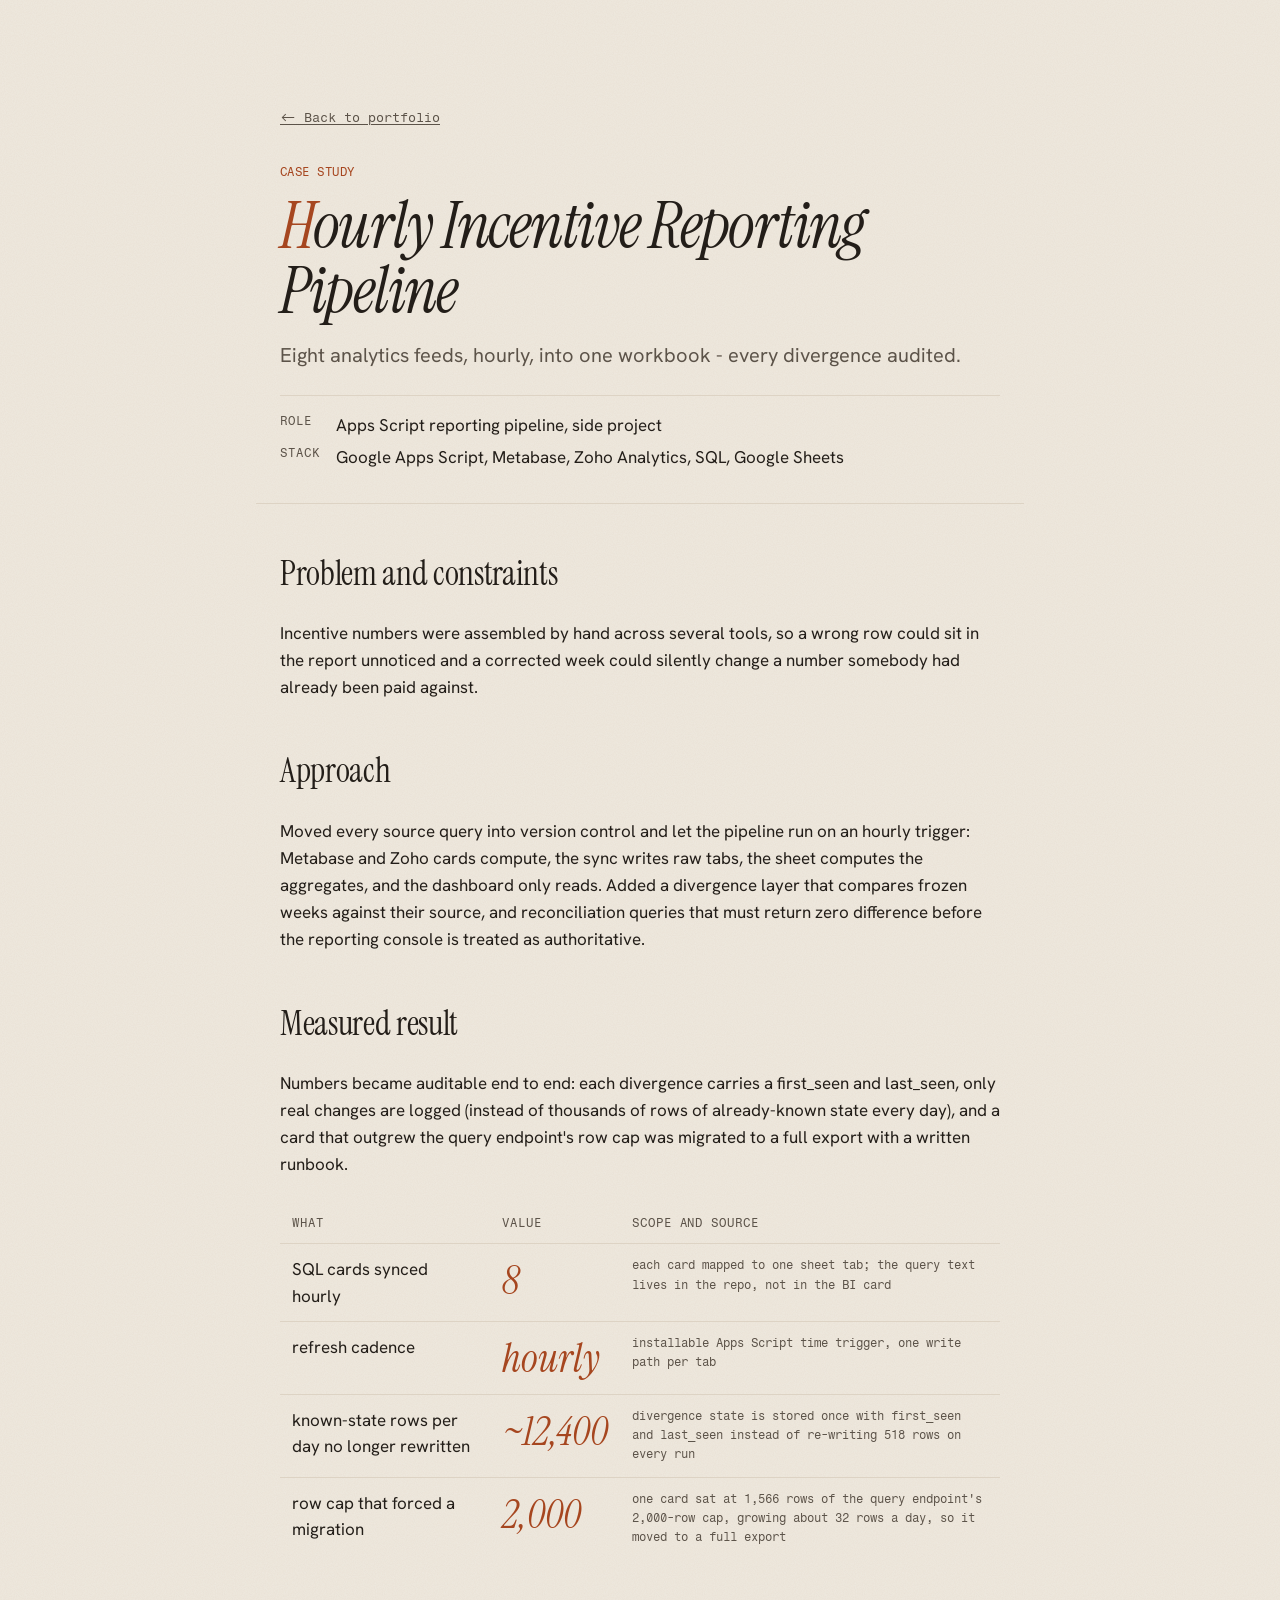
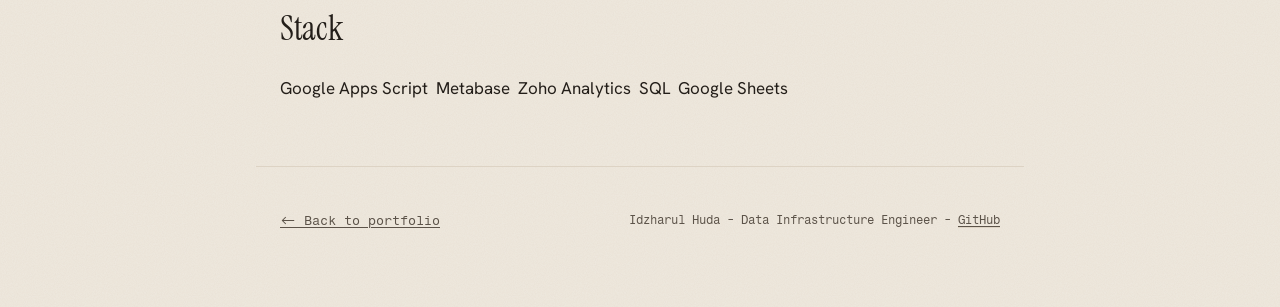
<file: projects/hourly-incentive-reporting-pipeline.html>
<!DOCTYPE html>
<html lang="en">
<head>
  <meta charset="UTF-8">
  <meta name="viewport" content="width=device-width, initial-scale=1.0">
  <title>Hourly Incentive Reporting Pipeline | Idzharul Huda</title>
  <meta name="description" content="Multi-source sync that pulls eight SQL cards into one Google Sheets workbook on an hourly trigger, with frozen weeks and audited divergences.">
  <meta name="theme-color" content="#EFE9DF">
  <link rel="canonical" href="https://idzharulhuda.com/projects/hourly-incentive-reporting-pipeline.html">
  <link rel="icon" type="image/svg+xml" href="../favicon.svg">

  <!-- Open Graph -->
  <meta property="og:type" content="article">
  <meta property="og:title" content="Hourly Incentive Reporting Pipeline | Idzharul Huda">
  <meta property="og:description" content="Multi-source sync that pulls eight SQL cards into one Google Sheets workbook on an hourly trigger, with frozen weeks and audited divergences.">
  <meta property="og:url" content="https://idzharulhuda.com/projects/hourly-incentive-reporting-pipeline.html">
  <meta property="og:site_name" content="Idzharul Huda">
  <meta property="og:locale" content="en_US">
  <meta property="og:image" content="https://idzharulhuda.com/assets/og-card.png">
  <meta property="og:image:width" content="1200">
  <meta property="og:image:height" content="630">
  <meta property="og:image:alt" content="Idzharul Huda - data infrastructure engineer">

  <!-- Twitter -->
  <meta name="twitter:card" content="summary_large_image">
  <meta name="twitter:title" content="Hourly Incentive Reporting Pipeline | Idzharul Huda">
  <meta name="twitter:description" content="Multi-source sync that pulls eight SQL cards into one Google Sheets workbook on an hourly trigger, with frozen weeks and audited divergences.">

  <link rel="preconnect" href="https://fonts.googleapis.com">
  <link rel="preconnect" href="https://fonts.gstatic.com" crossorigin>
  <link href="https://fonts.googleapis.com/css2?family=Instrument+Serif:ital@0;1&family=Hanken+Grotesk:wght@400;500;600&family=Fragment+Mono&display=swap" rel="stylesheet">
  <link rel="stylesheet" href="../styles.css">
  <link rel="stylesheet" href="../project.css">
  <link rel="stylesheet" href="../theme.css">
  <link rel="stylesheet" href="../studio.css">
  <script type="application/ld+json">
{
  "@context": "https://schema.org",
  "@type": "Article",
  "headline": "Hourly Incentive Reporting Pipeline",
  "description": "Multi-source sync that pulls eight SQL cards into one Google Sheets workbook on an hourly trigger, with frozen weeks and audited divergences.",
  "url": "https://idzharulhuda.com/projects/hourly-incentive-reporting-pipeline.html",
  "mainEntityOfPage": "https://idzharulhuda.com/projects/hourly-incentive-reporting-pipeline.html",
  "inLanguage": "en",
  "image": "https://idzharulhuda.com/assets/og-card.png",
  "author": {
    "@type": "Person",
    "@id": "https://idzharulhuda.com/#person",
    "name": "Idzharul Huda",
    "url": "https://idzharulhuda.com/"
  },
  "isPartOf": {
    "@type": "WebSite",
    "name": "Idzharul Huda",
    "url": "https://idzharulhuda.com/"
  },
  "dateModified": "2026-09-15"
}
  </script>
</head>
<body class="project-page">

  <header class="pj-header">
    <a class="pj-back" href="../index.html#projects">&lt;- Back to portfolio</a>
    <p class="pj-kicker">Case study</p>
    <h1 class="pj-title">Hourly Incentive Reporting Pipeline</h1>
    <p class="pj-lead">Eight analytics feeds, hourly, into one workbook - every divergence audited.</p>
    <dl class="pj-meta">
      <dt class="pj-meta-label">Role</dt>
      <dd class="pj-meta-value">Apps Script reporting pipeline, side project</dd>
      <dt class="pj-meta-label">Stack</dt>
      <dd class="pj-meta-value">Google Apps Script, Metabase, Zoho Analytics, SQL, Google Sheets</dd>
    </dl>
  </header>

  <main class="pj-main">

    <section class="pj-section">
      <h2 class="pj-h2">Problem and constraints</h2>
      <p>Incentive numbers were assembled by hand across several tools, so a wrong row could sit in the report unnoticed and a corrected week could silently change a number somebody had already been paid against.</p>
    </section>

    <section class="pj-section">
      <h2 class="pj-h2">Approach</h2>
      <p>Moved every source query into version control and let the pipeline run on an hourly trigger: Metabase and Zoho cards compute, the sync writes raw tabs, the sheet computes the aggregates, and the dashboard only reads. Added a divergence layer that compares frozen weeks against their source, and reconciliation queries that must return zero difference before the reporting console is treated as authoritative.</p>
    </section>

    <section class="pj-section">
      <h2 class="pj-h2">Measured result</h2>
      <p>Numbers became auditable end to end: each divergence carries a first_seen and last_seen, only real changes are logged (instead of thousands of rows of already-known state every day), and a card that outgrew the query endpoint's row cap was migrated to a full export with a written runbook.</p>
      <table class="pj-proof">
        <thead>
          <tr>
            <th scope="col">What</th>
            <th scope="col">Value</th>
            <th scope="col">Scope and source</th>
          </tr>
        </thead>
        <tbody>
          <tr>
            <td class="pj-proof-label">SQL cards synced hourly</td>
            <td class="pj-proof-value">8</td>
            <td class="pj-proof-note">each card mapped to one sheet tab; the query text lives in the repo, not in the BI card</td>
          </tr>
          <tr>
            <td class="pj-proof-label">refresh cadence</td>
            <td class="pj-proof-value">hourly</td>
            <td class="pj-proof-note">installable Apps Script time trigger, one write path per tab</td>
          </tr>
          <tr>
            <td class="pj-proof-label">known-state rows per day no longer rewritten</td>
            <td class="pj-proof-value">~12,400</td>
            <td class="pj-proof-note">divergence state is stored once with first_seen and last_seen instead of re-writing 518 rows on every run</td>
          </tr>
          <tr>
            <td class="pj-proof-label">row cap that forced a migration</td>
            <td class="pj-proof-value">2,000</td>
            <td class="pj-proof-note">one card sat at 1,566 rows of the query endpoint's 2,000-row cap, growing about 32 rows a day, so it moved to a full export</td>
          </tr>
        </tbody>
      </table>
    </section>

    <section class="pj-section">
      <h2 class="pj-h2">Stack</h2>
      <div class="pj-tags">
        <span class="tech-chip">Google Apps Script</span>
        <span class="tech-chip">Metabase</span>
        <span class="tech-chip">Zoho Analytics</span>
        <span class="tech-chip">SQL</span>
        <span class="tech-chip">Google Sheets</span>
      </div>
    </section>

  </main>

  <footer class="pj-footer">
    <a class="pj-back" href="../index.html#projects">&lt;- Back to portfolio</a>
    <p class="pj-footer-note">Idzharul Huda - Data Infrastructure Engineer - <a class="pj-footer-link" href="https://github.com/idzharulhuda13">GitHub</a></p>
  </footer>

  <!-- Cloudflare Web Analytics (cookieless) -->
  <script defer src="https://static.cloudflareinsights.com/beacon.min.js" data-cf-beacon='{"token": "efeb6723971e41fcb7c0aaae27dd6f87"}'></script>
</body>
</html>
</file>
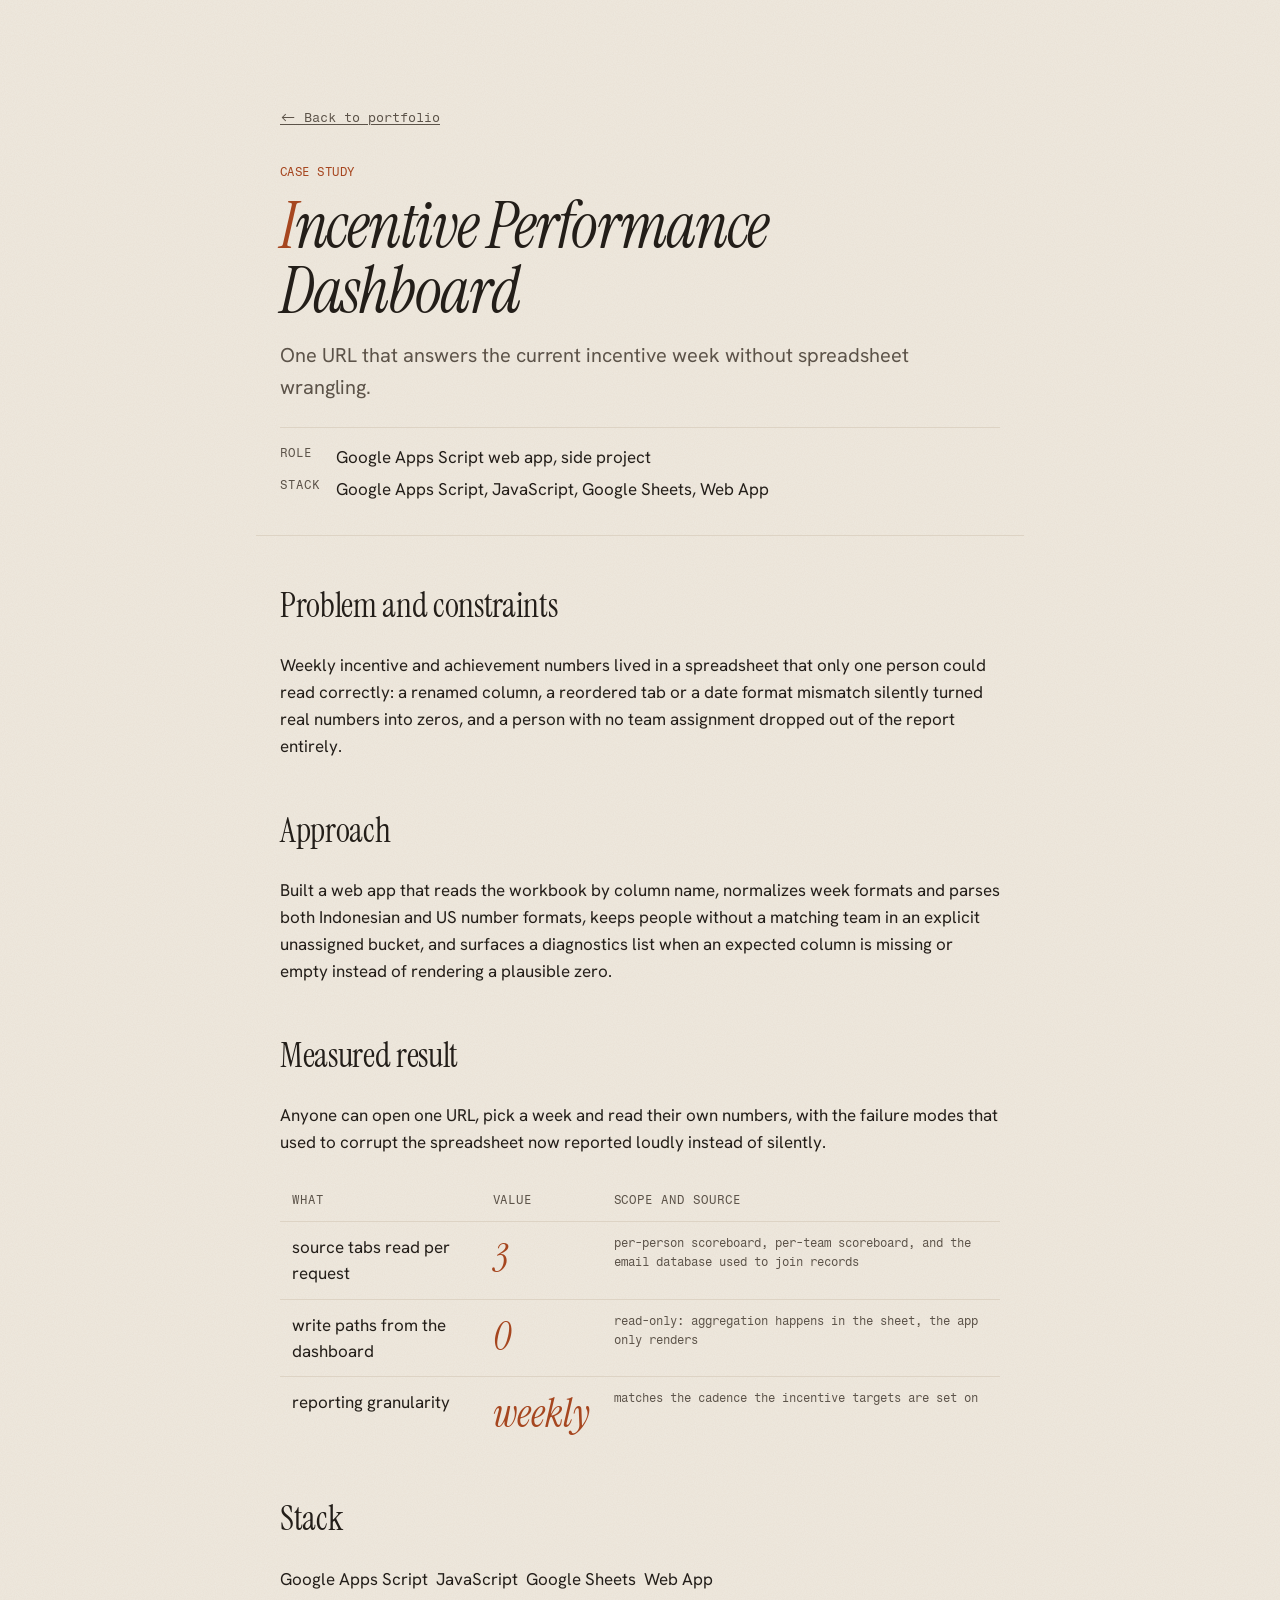
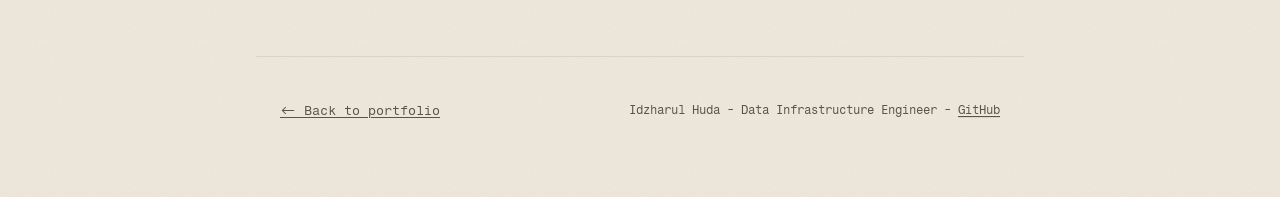
<file: projects/incentive-performance-dashboard.html>
<!DOCTYPE html>
<html lang="en">
<head>
  <meta charset="UTF-8">
  <meta name="viewport" content="width=device-width, initial-scale=1.0">
  <title>Incentive Performance Dashboard | Idzharul Huda</title>
  <meta name="description" content="Google Apps Script web app over the incentive workbook: pick a week and read per-person and per-team numbers, read-only, with a diagnostics panel instead of silent zeros.">
  <meta name="theme-color" content="#EFE9DF">
  <link rel="canonical" href="https://idzharulhuda.com/projects/incentive-performance-dashboard.html">
  <link rel="icon" type="image/svg+xml" href="../favicon.svg">

  <!-- Open Graph -->
  <meta property="og:type" content="article">
  <meta property="og:title" content="Incentive Performance Dashboard | Idzharul Huda">
  <meta property="og:description" content="Google Apps Script web app over the incentive workbook: pick a week and read per-person and per-team numbers, read-only, with a diagnostics panel instead of silent zeros.">
  <meta property="og:url" content="https://idzharulhuda.com/projects/incentive-performance-dashboard.html">
  <meta property="og:site_name" content="Idzharul Huda">
  <meta property="og:locale" content="en_US">
  <meta property="og:image" content="https://idzharulhuda.com/assets/og-card.png">
  <meta property="og:image:width" content="1200">
  <meta property="og:image:height" content="630">
  <meta property="og:image:alt" content="Idzharul Huda - data infrastructure engineer">

  <!-- Twitter -->
  <meta name="twitter:card" content="summary_large_image">
  <meta name="twitter:title" content="Incentive Performance Dashboard | Idzharul Huda">
  <meta name="twitter:description" content="Google Apps Script web app over the incentive workbook: pick a week and read per-person and per-team numbers, read-only, with a diagnostics panel instead of silent zeros.">

  <link rel="preconnect" href="https://fonts.googleapis.com">
  <link rel="preconnect" href="https://fonts.gstatic.com" crossorigin>
  <link href="https://fonts.googleapis.com/css2?family=Instrument+Serif:ital@0;1&family=Hanken+Grotesk:wght@400;500;600&family=Fragment+Mono&display=swap" rel="stylesheet">
  <link rel="stylesheet" href="../styles.css">
  <link rel="stylesheet" href="../project.css">
  <link rel="stylesheet" href="../theme.css">
  <link rel="stylesheet" href="../studio.css">
  <script type="application/ld+json">
{
  "@context": "https://schema.org",
  "@type": "Article",
  "headline": "Incentive Performance Dashboard",
  "description": "Google Apps Script web app over the incentive workbook: pick a week and read per-person and per-team numbers, read-only, with a diagnostics panel instead of silent zeros.",
  "url": "https://idzharulhuda.com/projects/incentive-performance-dashboard.html",
  "mainEntityOfPage": "https://idzharulhuda.com/projects/incentive-performance-dashboard.html",
  "inLanguage": "en",
  "image": "https://idzharulhuda.com/assets/og-card.png",
  "author": {
    "@type": "Person",
    "@id": "https://idzharulhuda.com/#person",
    "name": "Idzharul Huda",
    "url": "https://idzharulhuda.com/"
  },
  "isPartOf": {
    "@type": "WebSite",
    "name": "Idzharul Huda",
    "url": "https://idzharulhuda.com/"
  },
  "dateModified": "2026-09-15"
}
  </script>
</head>
<body class="project-page">

  <header class="pj-header">
    <a class="pj-back" href="../index.html#projects">&lt;- Back to portfolio</a>
    <p class="pj-kicker">Case study</p>
    <h1 class="pj-title">Incentive Performance Dashboard</h1>
    <p class="pj-lead">One URL that answers the current incentive week without spreadsheet wrangling.</p>
    <dl class="pj-meta">
      <dt class="pj-meta-label">Role</dt>
      <dd class="pj-meta-value">Google Apps Script web app, side project</dd>
      <dt class="pj-meta-label">Stack</dt>
      <dd class="pj-meta-value">Google Apps Script, JavaScript, Google Sheets, Web App</dd>
    </dl>
  </header>

  <main class="pj-main">

    <section class="pj-section">
      <h2 class="pj-h2">Problem and constraints</h2>
      <p>Weekly incentive and achievement numbers lived in a spreadsheet that only one person could read correctly: a renamed column, a reordered tab or a date format mismatch silently turned real numbers into zeros, and a person with no team assignment dropped out of the report entirely.</p>
    </section>

    <section class="pj-section">
      <h2 class="pj-h2">Approach</h2>
      <p>Built a web app that reads the workbook by column name, normalizes week formats and parses both Indonesian and US number formats, keeps people without a matching team in an explicit unassigned bucket, and surfaces a diagnostics list when an expected column is missing or empty instead of rendering a plausible zero.</p>
    </section>

    <section class="pj-section">
      <h2 class="pj-h2">Measured result</h2>
      <p>Anyone can open one URL, pick a week and read their own numbers, with the failure modes that used to corrupt the spreadsheet now reported loudly instead of silently.</p>
      <table class="pj-proof">
        <thead>
          <tr>
            <th scope="col">What</th>
            <th scope="col">Value</th>
            <th scope="col">Scope and source</th>
          </tr>
        </thead>
        <tbody>
          <tr>
            <td class="pj-proof-label">source tabs read per request</td>
            <td class="pj-proof-value">3</td>
            <td class="pj-proof-note">per-person scoreboard, per-team scoreboard, and the email database used to join records</td>
          </tr>
          <tr>
            <td class="pj-proof-label">write paths from the dashboard</td>
            <td class="pj-proof-value">0</td>
            <td class="pj-proof-note">read-only: aggregation happens in the sheet, the app only renders</td>
          </tr>
          <tr>
            <td class="pj-proof-label">reporting granularity</td>
            <td class="pj-proof-value">weekly</td>
            <td class="pj-proof-note">matches the cadence the incentive targets are set on</td>
          </tr>
        </tbody>
      </table>
    </section>

    <section class="pj-section">
      <h2 class="pj-h2">Stack</h2>
      <div class="pj-tags">
        <span class="tech-chip">Google Apps Script</span>
        <span class="tech-chip">JavaScript</span>
        <span class="tech-chip">Google Sheets</span>
        <span class="tech-chip">Web App</span>
      </div>
    </section>

  </main>

  <footer class="pj-footer">
    <a class="pj-back" href="../index.html#projects">&lt;- Back to portfolio</a>
    <p class="pj-footer-note">Idzharul Huda - Data Infrastructure Engineer - <a class="pj-footer-link" href="https://github.com/idzharulhuda13">GitHub</a></p>
  </footer>

  <!-- Cloudflare Web Analytics (cookieless) -->
  <script defer src="https://static.cloudflareinsights.com/beacon.min.js" data-cf-beacon='{"token": "efeb6723971e41fcb7c0aaae27dd6f87"}'></script>
</body>
</html>
</file>
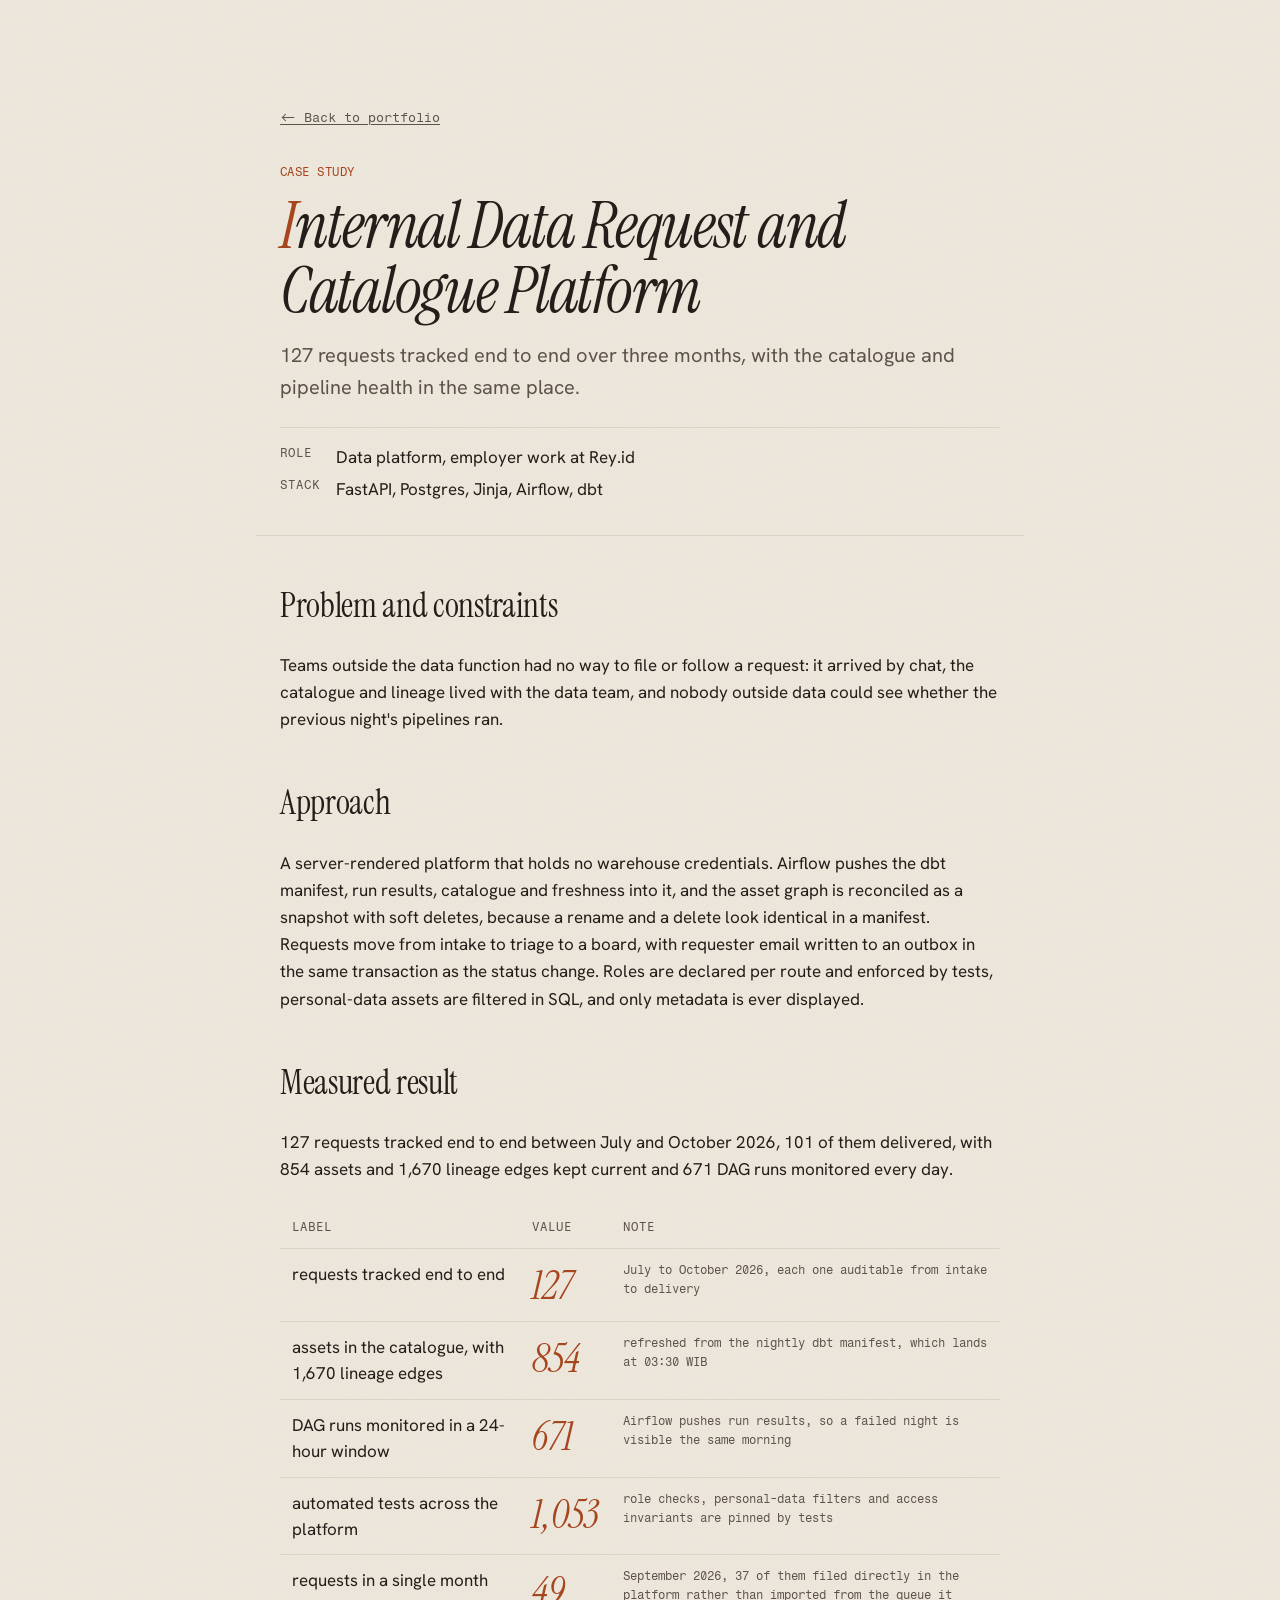
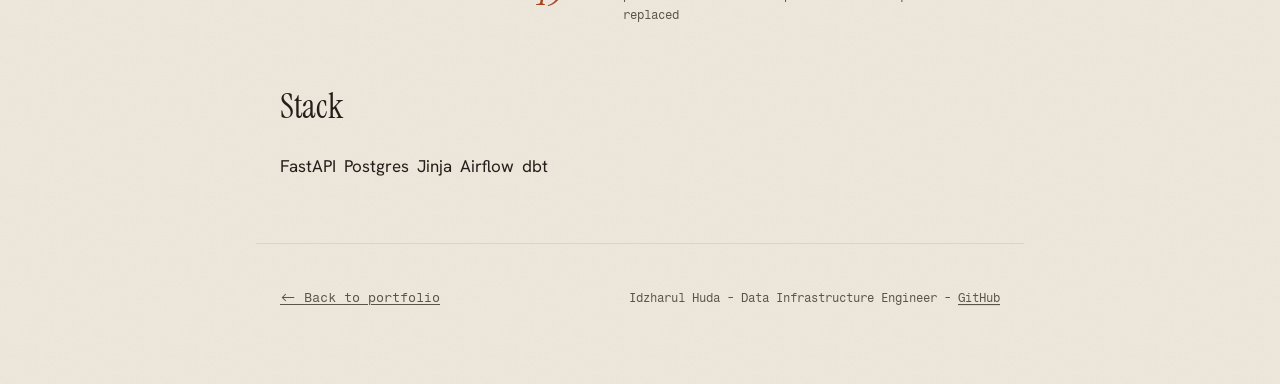
<file: projects/internal-data-request-platform.html>
<!DOCTYPE html>
<html lang="en">
<head>
  <meta charset="UTF-8">
  <meta name="viewport" content="width=device-width, initial-scale=1.0">
  <title>Internal Data Request and Catalogue Platform | Idzharul Huda</title>
  <meta name="description" content="A platform for teams outside the data function to file, follow and audit data requests, with the asset catalogue and pipeline health in the same place.">
  <meta name="theme-color" content="#EFE9DF">
  <link rel="canonical" href="https://idzharulhuda.com/projects/internal-data-request-platform.html">
  <link rel="icon" type="image/svg+xml" href="../favicon.svg">

  <!-- Open Graph -->
  <meta property="og:type" content="article">
  <meta property="og:title" content="Internal Data Request and Catalogue Platform | Idzharul Huda">
  <meta property="og:description" content="A platform for teams outside the data function to file, follow and audit data requests, with the asset catalogue and pipeline health in the same place.">
  <meta property="og:url" content="https://idzharulhuda.com/projects/internal-data-request-platform.html">
  <meta property="og:site_name" content="Idzharul Huda">
  <meta property="og:locale" content="en_US">
  <meta property="og:image" content="https://idzharulhuda.com/assets/og-card.png">
  <meta property="og:image:width" content="1200">
  <meta property="og:image:height" content="630">
  <meta property="og:image:alt" content="Idzharul Huda - data infrastructure engineer">

  <!-- Twitter -->
  <meta name="twitter:card" content="summary_large_image">
  <meta name="twitter:title" content="Internal Data Request and Catalogue Platform | Idzharul Huda">
  <meta name="twitter:description" content="A platform for teams outside the data function to file, follow and audit data requests, with the asset catalogue and pipeline health in the same place.">

  <link rel="preconnect" href="https://fonts.googleapis.com">
  <link rel="preconnect" href="https://fonts.gstatic.com" crossorigin>
  <link href="https://fonts.googleapis.com/css2?family=Instrument+Serif:ital@0;1&family=Hanken+Grotesk:wght@400;500;600&family=Fragment+Mono&display=swap" rel="stylesheet">
  <link rel="stylesheet" href="../styles.css">
  <link rel="stylesheet" href="../project.css">
  <link rel="stylesheet" href="../theme.css">
  <link rel="stylesheet" href="../studio.css">
  <script type="application/ld+json">
{
  "@context": "https://schema.org",
  "@type": "Article",
  "headline": "Internal Data Request and Catalogue Platform",
  "description": "A platform for teams outside the data function to file, follow and audit data requests, with the asset catalogue and pipeline health in the same place.",
  "url": "https://idzharulhuda.com/projects/internal-data-request-platform.html",
  "mainEntityOfPage": "https://idzharulhuda.com/projects/internal-data-request-platform.html",
  "inLanguage": "en",
  "image": "https://idzharulhuda.com/assets/og-card.png",
  "author": {
    "@type": "Person",
    "@id": "https://idzharulhuda.com/#person",
    "name": "Idzharul Huda",
    "url": "https://idzharulhuda.com/"
  },
  "isPartOf": {
    "@type": "WebSite",
    "name": "Idzharul Huda",
    "url": "https://idzharulhuda.com/"
  },
  "dateModified": "2026-10-08"
}
  </script>
</head>
<body class="project-page">

  <header class="pj-header">
    <a class="pj-back" href="../index.html#projects">&lt;- Back to portfolio</a>
    <p class="pj-kicker">Case study</p>
    <h1 class="pj-title">Internal Data Request and Catalogue Platform</h1>
    <p class="pj-lead">127 requests tracked end to end over three months, with the catalogue and pipeline health in the same place.</p>
    <dl class="pj-meta">
      <dt class="pj-meta-label">Role</dt>
      <dd class="pj-meta-value">Data platform, employer work at Rey.id</dd>
      <dt class="pj-meta-label">Stack</dt>
      <dd class="pj-meta-value">FastAPI, Postgres, Jinja, Airflow, dbt</dd>
    </dl>
  </header>

  <main class="pj-main">

    <section class="pj-section">
      <h2 class="pj-h2">Problem and constraints</h2>
      <p>Teams outside the data function had no way to file or follow a request: it arrived by chat, the catalogue and lineage lived with the data team, and nobody outside data could see whether the previous night's pipelines ran.</p>
    </section>

    <section class="pj-section">
      <h2 class="pj-h2">Approach</h2>
      <p>A server-rendered platform that holds no warehouse credentials. Airflow pushes the dbt manifest, run results, catalogue and freshness into it, and the asset graph is reconciled as a snapshot with soft deletes, because a rename and a delete look identical in a manifest. Requests move from intake to triage to a board, with requester email written to an outbox in the same transaction as the status change. Roles are declared per route and enforced by tests, personal-data assets are filtered in SQL, and only metadata is ever displayed.</p>
    </section>

    <section class="pj-section">
      <h2 class="pj-h2">Measured result</h2>
      <p>127 requests tracked end to end between July and October 2026, 101 of them delivered, with 854 assets and 1,670 lineage edges kept current and 671 DAG runs monitored every day.</p>
      <table class="pj-proof">
        <thead>
          <tr>
            <th scope="col">Label</th>
            <th scope="col">Value</th>
            <th scope="col">Note</th>
          </tr>
        </thead>
        <tbody>
          <tr>
            <td class="pj-proof-label">requests tracked end to end</td>
            <td class="pj-proof-value">127</td>
            <td class="pj-proof-note">July to October 2026, each one auditable from intake to delivery</td>
          </tr>
          <tr>
            <td class="pj-proof-label">assets in the catalogue, with 1,670 lineage edges</td>
            <td class="pj-proof-value">854</td>
            <td class="pj-proof-note">refreshed from the nightly dbt manifest, which lands at 03:30 WIB</td>
          </tr>
          <tr>
            <td class="pj-proof-label">DAG runs monitored in a 24-hour window</td>
            <td class="pj-proof-value">671</td>
            <td class="pj-proof-note">Airflow pushes run results, so a failed night is visible the same morning</td>
          </tr>
          <tr>
            <td class="pj-proof-label">automated tests across the platform</td>
            <td class="pj-proof-value">1,053</td>
            <td class="pj-proof-note">role checks, personal-data filters and access invariants are pinned by tests</td>          </tr>
          <tr>
            <td class="pj-proof-label">requests in a single month</td>
            <td class="pj-proof-value">49</td>
            <td class="pj-proof-note">September 2026, 37 of them filed directly in the platform rather than imported from the queue it replaced</td>

          </tr>
        </tbody>
      </table>
    </section>

    <section class="pj-section">
      <h2 class="pj-h2">Stack</h2>
      <div class="pj-tags">
        <span class="tech-chip">FastAPI</span>
        <span class="tech-chip">Postgres</span>
        <span class="tech-chip">Jinja</span>
        <span class="tech-chip">Airflow</span>
        <span class="tech-chip">dbt</span>
      </div>
    </section>

  </main>

  <footer class="pj-footer">
    <a class="pj-back" href="../index.html#projects">&lt;- Back to portfolio</a>
    <p class="pj-footer-note">Idzharul Huda - Data Infrastructure Engineer - <a class="pj-footer-link" href="https://github.com/idzharulhuda13">GitHub</a></p>
  </footer>

  <!-- Cloudflare Web Analytics (cookieless) -->
  <script defer src="https://static.cloudflareinsights.com/beacon.min.js" data-cf-beacon='{"token": "efeb6723971e41fcb7c0aaae27dd6f87"}'></script>
</body>
</html>
</file>
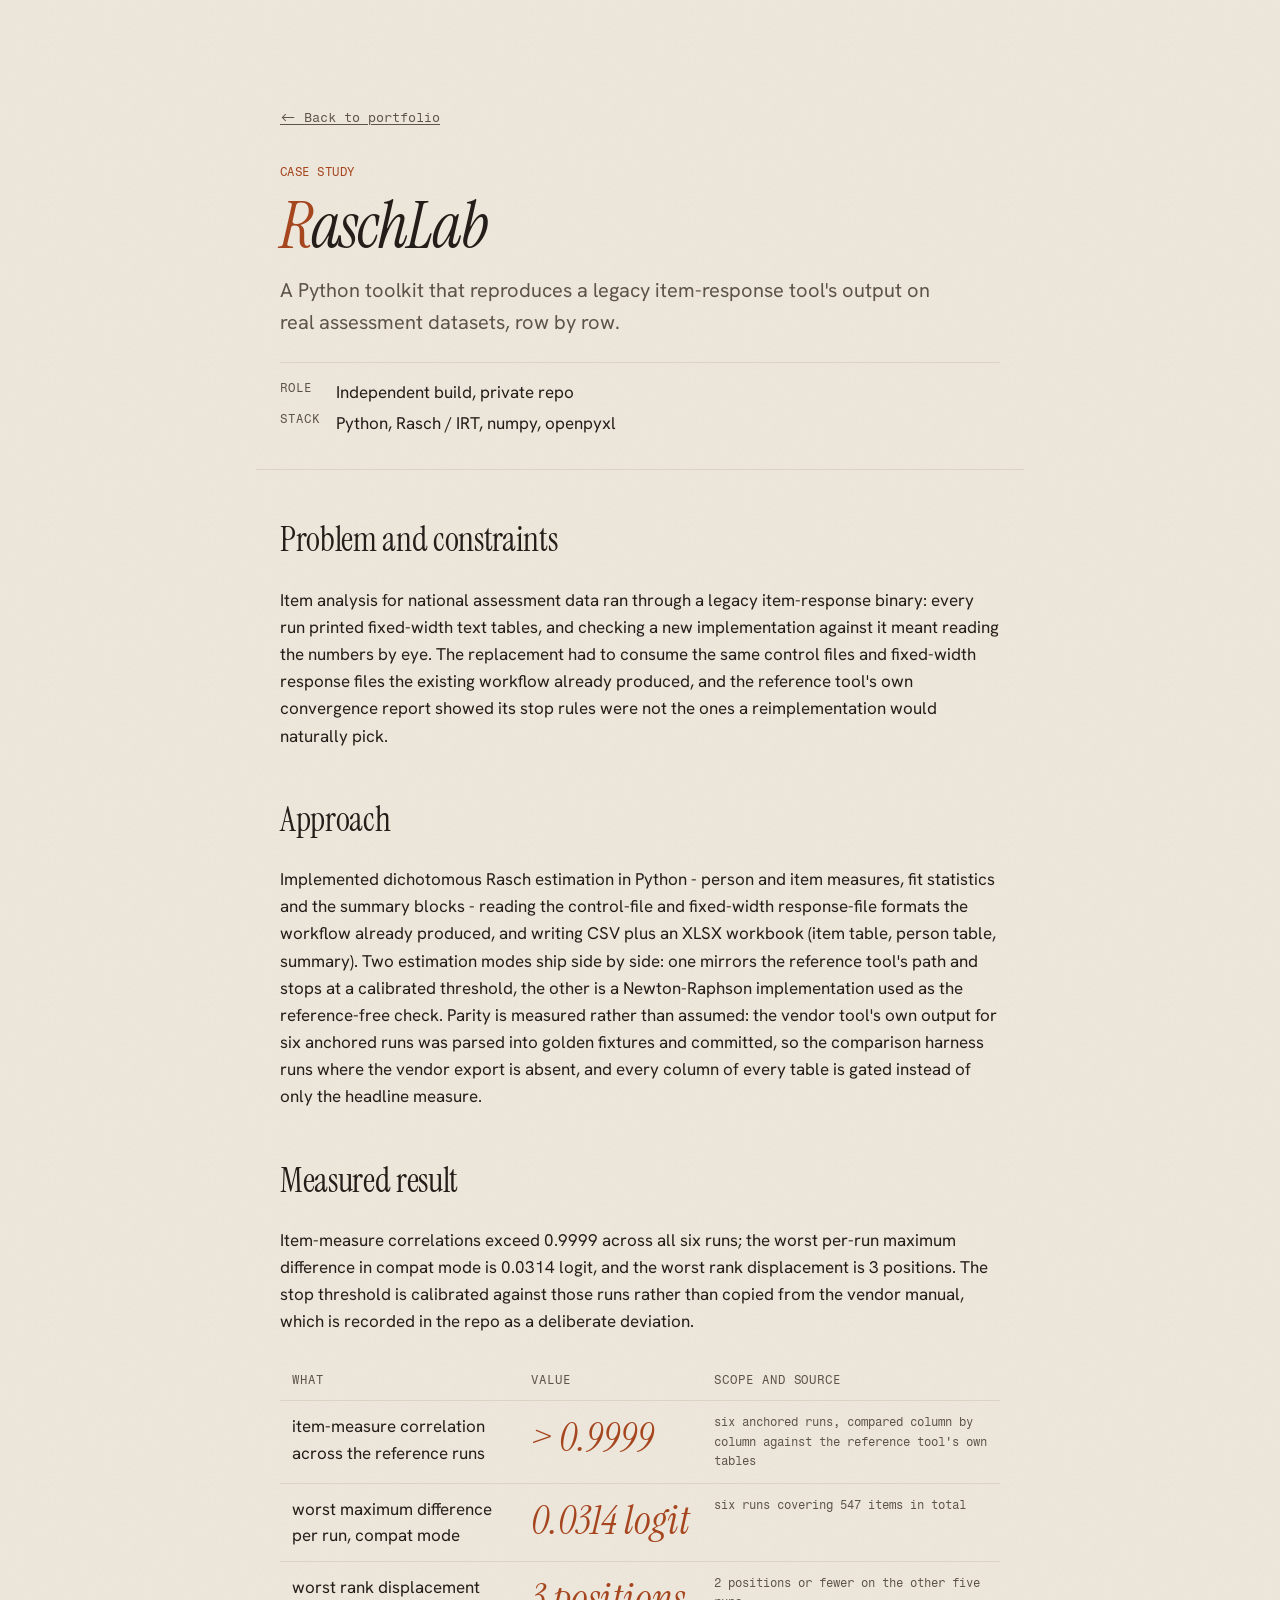
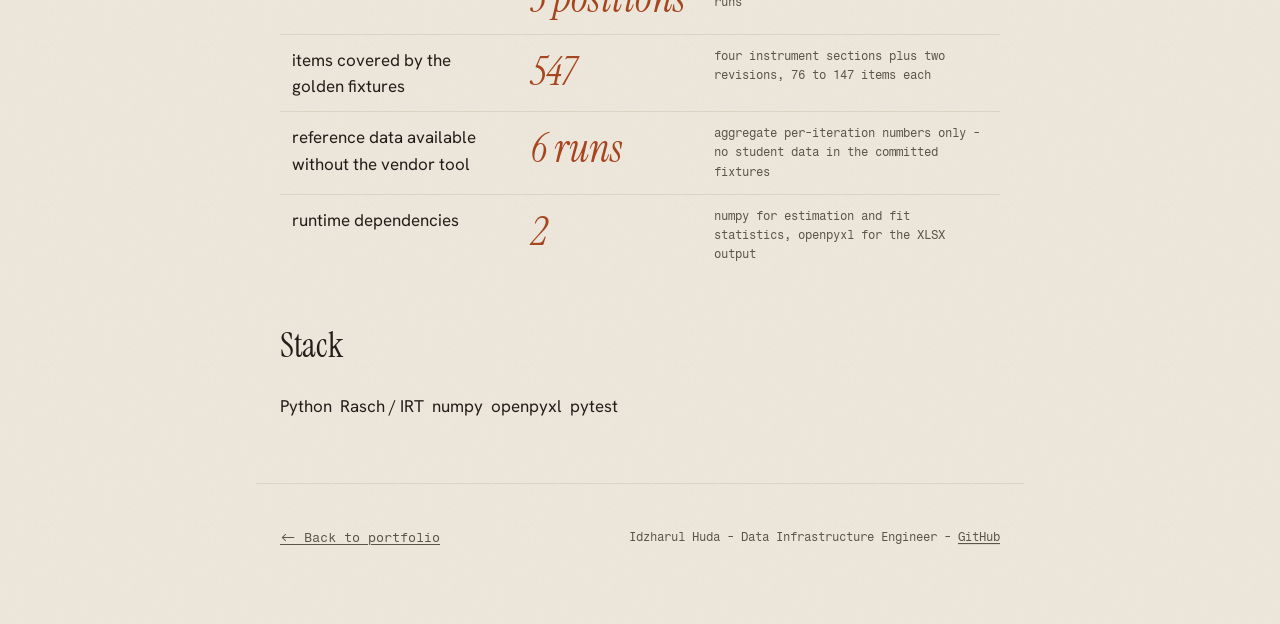
<file: projects/raschlab.html>
<!DOCTYPE html>
<html lang="en">
<head>
  <meta charset="UTF-8">
  <meta name="viewport" content="width=device-width, initial-scale=1.0">
  <title>RaschLab | Idzharul Huda</title>
  <meta name="description" content="A Python toolkit that reproduces a legacy item-response tool's output on real assessment datasets, with every table column gated against committed reference fixtures.">
  <meta name="theme-color" content="#EFE9DF">
  <link rel="canonical" href="https://idzharulhuda.com/projects/raschlab.html">
  <link rel="icon" type="image/svg+xml" href="../favicon.svg">

  <!-- Open Graph -->
  <meta property="og:type" content="article">
  <meta property="og:title" content="RaschLab | Idzharul Huda">
  <meta property="og:description" content="A Python toolkit that reproduces a legacy item-response tool's output on real assessment datasets, with every table column gated against committed reference fixtures.">
  <meta property="og:url" content="https://idzharulhuda.com/projects/raschlab.html">
  <meta property="og:site_name" content="Idzharul Huda">
  <meta property="og:locale" content="en_US">
  <meta property="og:image" content="https://idzharulhuda.com/assets/og-card.png">
  <meta property="og:image:width" content="1200">
  <meta property="og:image:height" content="630">
  <meta property="og:image:alt" content="Idzharul Huda - data infrastructure engineer">

  <!-- Twitter -->
  <meta name="twitter:card" content="summary_large_image">
  <meta name="twitter:title" content="RaschLab | Idzharul Huda">
  <meta name="twitter:description" content="A Python toolkit that reproduces a legacy item-response tool's output on real assessment datasets, with every table column gated against committed reference fixtures.">

  <link rel="preconnect" href="https://fonts.googleapis.com">
  <link rel="preconnect" href="https://fonts.gstatic.com" crossorigin>
  <link href="https://fonts.googleapis.com/css2?family=Instrument+Serif:ital@0;1&family=Hanken+Grotesk:wght@400;500;600&family=Fragment+Mono&display=swap" rel="stylesheet">
  <link rel="stylesheet" href="../styles.css">
  <link rel="stylesheet" href="../project.css">
  <link rel="stylesheet" href="../theme.css">
  <link rel="stylesheet" href="../studio.css">
  <script type="application/ld+json">
{
  "@context": "https://schema.org",
  "@type": "Article",
  "headline": "RaschLab",
  "description": "A Python toolkit that reproduces a legacy item-response tool's output on real assessment datasets, with every table column gated against committed reference fixtures.",
  "url": "https://idzharulhuda.com/projects/raschlab.html",
  "mainEntityOfPage": "https://idzharulhuda.com/projects/raschlab.html",
  "inLanguage": "en",
  "image": "https://idzharulhuda.com/assets/og-card.png",
  "author": {
    "@type": "Person",
    "@id": "https://idzharulhuda.com/#person",
    "name": "Idzharul Huda",
    "url": "https://idzharulhuda.com/"
  },
  "isPartOf": {
    "@type": "WebSite",
    "name": "Idzharul Huda",
    "url": "https://idzharulhuda.com/"
  },
  "dateModified": "2026-09-15"
}
  </script>
</head>
<body class="project-page">

  <header class="pj-header">
    <a class="pj-back" href="../index.html#projects">&lt;- Back to portfolio</a>
    <p class="pj-kicker">Case study</p>
    <h1 class="pj-title">RaschLab</h1>
    <p class="pj-lead">A Python toolkit that reproduces a legacy item-response tool's output on real assessment datasets, row by row.</p>
    <dl class="pj-meta">
      <dt class="pj-meta-label">Role</dt>
      <dd class="pj-meta-value">Independent build, private repo</dd>
      <dt class="pj-meta-label">Stack</dt>
      <dd class="pj-meta-value">Python, Rasch / IRT, numpy, openpyxl</dd>
    </dl>
  </header>

  <main class="pj-main">

    <section class="pj-section">
      <h2 class="pj-h2">Problem and constraints</h2>
      <p>Item analysis for national assessment data ran through a legacy item-response binary: every run printed fixed-width text tables, and checking a new implementation against it meant reading the numbers by eye. The replacement had to consume the same control files and fixed-width response files the existing workflow already produced, and the reference tool's own convergence report showed its stop rules were not the ones a reimplementation would naturally pick.</p>
    </section>

    <section class="pj-section">
      <h2 class="pj-h2">Approach</h2>
      <p>Implemented dichotomous Rasch estimation in Python - person and item measures, fit statistics and the summary blocks - reading the control-file and fixed-width response-file formats the workflow already produced, and writing CSV plus an XLSX workbook (item table, person table, summary). Two estimation modes ship side by side: one mirrors the reference tool's path and stops at a calibrated threshold, the other is a Newton-Raphson implementation used as the reference-free check. Parity is measured rather than assumed: the vendor tool's own output for six anchored runs was parsed into golden fixtures and committed, so the comparison harness runs where the vendor export is absent, and every column of every table is gated instead of only the headline measure.</p>
    </section>

    <section class="pj-section">
      <h2 class="pj-h2">Measured result</h2>
      <p>Item-measure correlations exceed 0.9999 across all six runs; the worst per-run maximum difference in compat mode is 0.0314 logit, and the worst rank displacement is 3 positions. The stop threshold is calibrated against those runs rather than copied from the vendor manual, which is recorded in the repo as a deliberate deviation.</p>
      <table class="pj-proof">
        <thead>
          <tr>
            <th scope="col">What</th>
            <th scope="col">Value</th>
            <th scope="col">Scope and source</th>
          </tr>
        </thead>
        <tbody>
          <tr>
            <td class="pj-proof-label">item-measure correlation across the reference runs</td>
            <td class="pj-proof-value">> 0.9999</td>
            <td class="pj-proof-note">six anchored runs, compared column by column against the reference tool's own tables</td>
          </tr>
          <tr>
            <td class="pj-proof-label">worst maximum difference per run, compat mode</td>
            <td class="pj-proof-value">0.0314 logit</td>
            <td class="pj-proof-note">six runs covering 547 items in total</td>
          </tr>
          <tr>
            <td class="pj-proof-label">worst rank displacement</td>
            <td class="pj-proof-value">3 positions</td>
            <td class="pj-proof-note">2 positions or fewer on the other five runs</td>
          </tr>
          <tr>
            <td class="pj-proof-label">items covered by the golden fixtures</td>
            <td class="pj-proof-value">547</td>
            <td class="pj-proof-note">four instrument sections plus two revisions, 76 to 147 items each</td>
          </tr>
          <tr>
            <td class="pj-proof-label">reference data available without the vendor tool</td>
            <td class="pj-proof-value">6 runs</td>
            <td class="pj-proof-note">aggregate per-iteration numbers only - no student data in the committed fixtures</td>
          </tr>
          <tr>
            <td class="pj-proof-label">runtime dependencies</td>
            <td class="pj-proof-value">2</td>
            <td class="pj-proof-note">numpy for estimation and fit statistics, openpyxl for the XLSX output</td>
          </tr>
        </tbody>
      </table>
    </section>

    <section class="pj-section">
      <h2 class="pj-h2">Stack</h2>
      <div class="pj-tags">
        <span class="tech-chip">Python</span>
        <span class="tech-chip">Rasch / IRT</span>
        <span class="tech-chip">numpy</span>
        <span class="tech-chip">openpyxl</span>
        <span class="tech-chip">pytest</span>
      </div>
    </section>

  </main>

  <footer class="pj-footer">
    <a class="pj-back" href="../index.html#projects">&lt;- Back to portfolio</a>
    <p class="pj-footer-note">Idzharul Huda - Data Infrastructure Engineer - <a class="pj-footer-link" href="https://github.com/idzharulhuda13">GitHub</a></p>
  </footer>

  <!-- Cloudflare Web Analytics (cookieless) -->
  <script defer src="https://static.cloudflareinsights.com/beacon.min.js" data-cf-beacon='{"token": "efeb6723971e41fcb7c0aaae27dd6f87"}'></script>
</body>
</html>
</file>
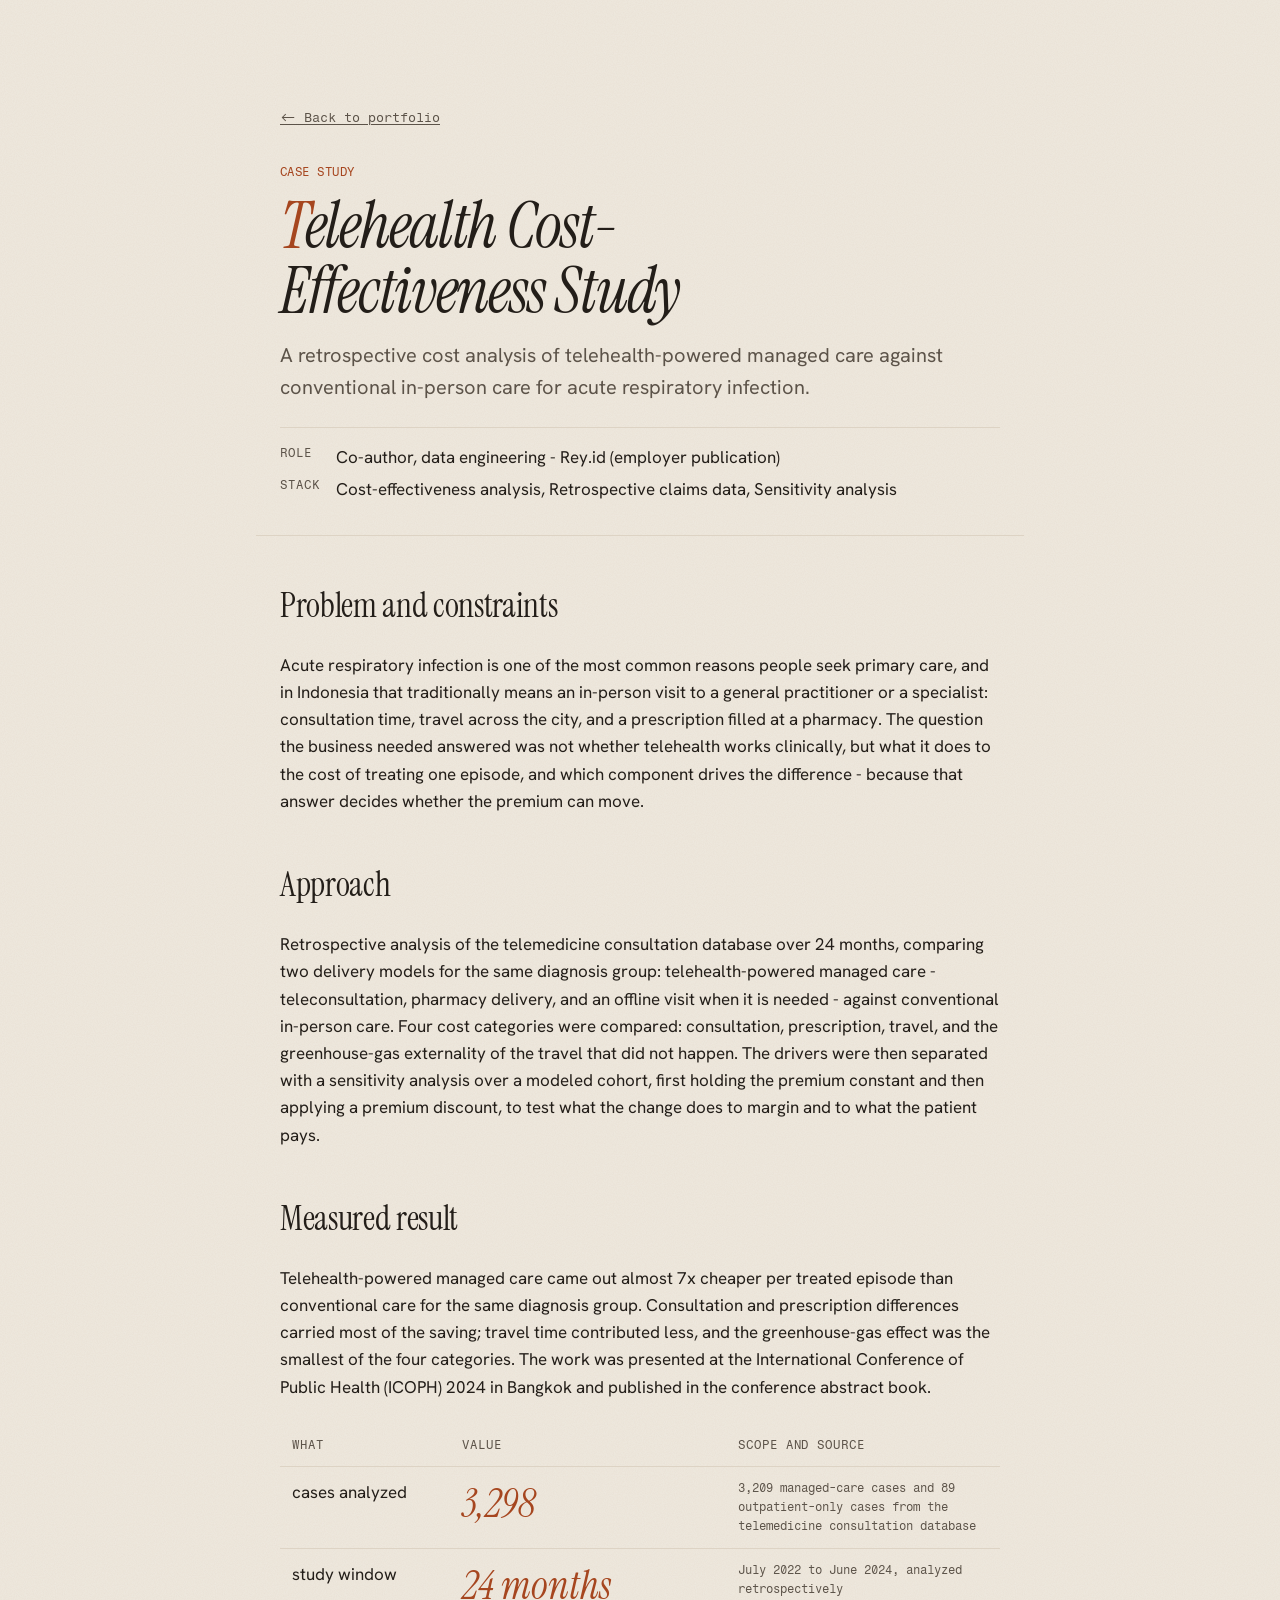
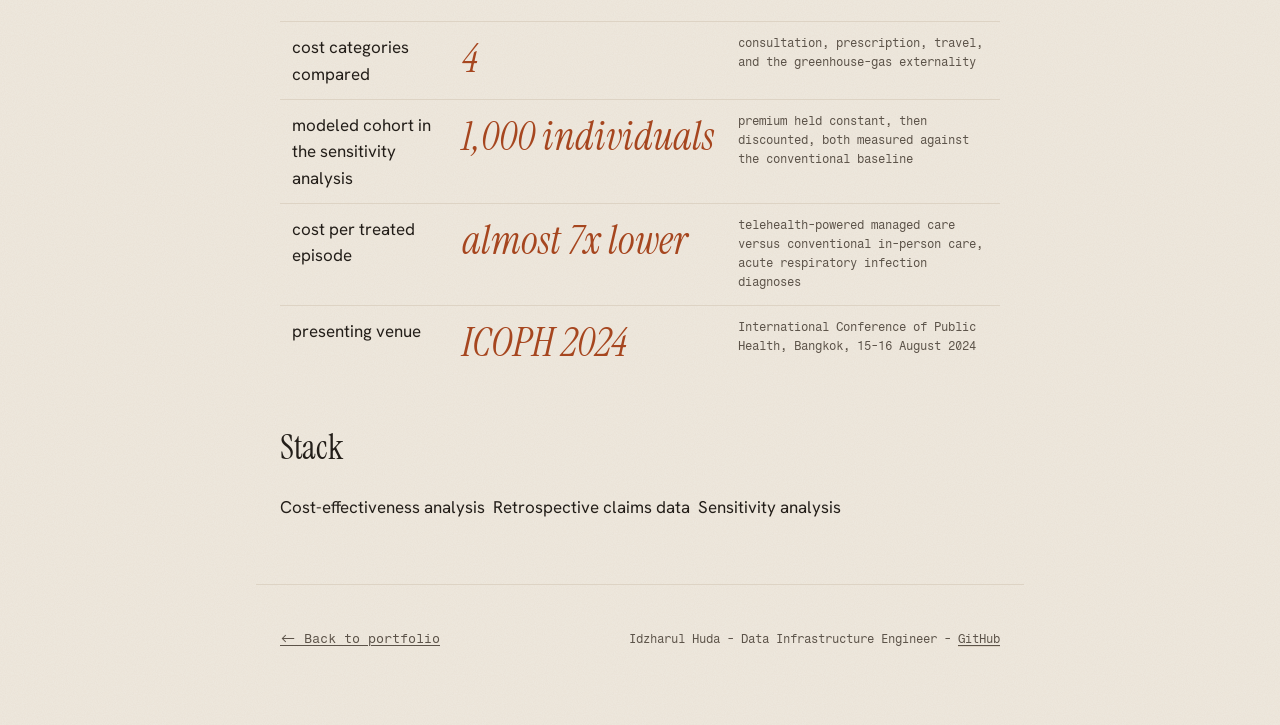
<file: projects/telehealth-cost-effectiveness-study.html>
<!DOCTYPE html>
<html lang="en">
<head>
  <meta charset="UTF-8">
  <meta name="viewport" content="width=device-width, initial-scale=1.0">
  <title>Telehealth Cost-Effectiveness Study | Idzharul Huda</title>
  <meta name="description" content="A retrospective cost analysis of telehealth-powered managed care against conventional in-person care for acute respiratory infection, published and presented at ICOPH 2024.">
  <meta name="theme-color" content="#EFE9DF">
  <link rel="canonical" href="https://idzharulhuda.com/projects/telehealth-cost-effectiveness-study.html">
  <link rel="icon" type="image/svg+xml" href="../favicon.svg">

  <!-- Open Graph -->
  <meta property="og:type" content="article">
  <meta property="og:title" content="Telehealth Cost-Effectiveness Study | Idzharul Huda">
  <meta property="og:description" content="A retrospective cost analysis of telehealth-powered managed care against conventional in-person care for acute respiratory infection, published and presented at ICOPH 2024.">
  <meta property="og:url" content="https://idzharulhuda.com/projects/telehealth-cost-effectiveness-study.html">
  <meta property="og:site_name" content="Idzharul Huda">
  <meta property="og:locale" content="en_US">
  <meta property="og:image" content="https://idzharulhuda.com/assets/og-card.png">
  <meta property="og:image:width" content="1200">
  <meta property="og:image:height" content="630">
  <meta property="og:image:alt" content="Idzharul Huda - data infrastructure engineer">

  <!-- Twitter -->
  <meta name="twitter:card" content="summary_large_image">
  <meta name="twitter:title" content="Telehealth Cost-Effectiveness Study | Idzharul Huda">
  <meta name="twitter:description" content="A retrospective cost analysis of telehealth-powered managed care against conventional in-person care for acute respiratory infection, published and presented at ICOPH 2024.">

  <link rel="preconnect" href="https://fonts.googleapis.com">
  <link rel="preconnect" href="https://fonts.gstatic.com" crossorigin>
  <link href="https://fonts.googleapis.com/css2?family=Instrument+Serif:ital@0;1&family=Hanken+Grotesk:wght@400;500;600&family=Fragment+Mono&display=swap" rel="stylesheet">
  <link rel="stylesheet" href="../styles.css">
  <link rel="stylesheet" href="../project.css">
  <link rel="stylesheet" href="../theme.css">
  <link rel="stylesheet" href="../studio.css">
  <script type="application/ld+json">
{
  "@context": "https://schema.org",
  "@type": "Article",
  "headline": "Telehealth Cost-Effectiveness Study",
  "description": "A retrospective cost analysis of telehealth-powered managed care against conventional in-person care for acute respiratory infection, published and presented at ICOPH 2024.",
  "url": "https://idzharulhuda.com/projects/telehealth-cost-effectiveness-study.html",
  "mainEntityOfPage": "https://idzharulhuda.com/projects/telehealth-cost-effectiveness-study.html",
  "inLanguage": "en",
  "image": "https://idzharulhuda.com/assets/og-card.png",
  "author": {
    "@type": "Person",
    "@id": "https://idzharulhuda.com/#person",
    "name": "Idzharul Huda",
    "url": "https://idzharulhuda.com/"
  },
  "isPartOf": {
    "@type": "WebSite",
    "name": "Idzharul Huda",
    "url": "https://idzharulhuda.com/"
  },
  "dateModified": "2026-09-15"
}
  </script>
</head>
<body class="project-page">

  <header class="pj-header">
    <a class="pj-back" href="../index.html#projects">&lt;- Back to portfolio</a>
    <p class="pj-kicker">Case study</p>
    <h1 class="pj-title">Telehealth Cost-Effectiveness Study</h1>
    <p class="pj-lead">A retrospective cost analysis of telehealth-powered managed care against conventional in-person care for acute respiratory infection.</p>
    <dl class="pj-meta">
      <dt class="pj-meta-label">Role</dt>
      <dd class="pj-meta-value">Co-author, data engineering - Rey.id (employer publication)</dd>
      <dt class="pj-meta-label">Stack</dt>
      <dd class="pj-meta-value">Cost-effectiveness analysis, Retrospective claims data, Sensitivity analysis</dd>
    </dl>
  </header>

  <main class="pj-main">

    <section class="pj-section">
      <h2 class="pj-h2">Problem and constraints</h2>
      <p>Acute respiratory infection is one of the most common reasons people seek primary care, and in Indonesia that traditionally means an in-person visit to a general practitioner or a specialist: consultation time, travel across the city, and a prescription filled at a pharmacy. The question the business needed answered was not whether telehealth works clinically, but what it does to the cost of treating one episode, and which component drives the difference - because that answer decides whether the premium can move.</p>
    </section>

    <section class="pj-section">
      <h2 class="pj-h2">Approach</h2>
      <p>Retrospective analysis of the telemedicine consultation database over 24 months, comparing two delivery models for the same diagnosis group: telehealth-powered managed care - teleconsultation, pharmacy delivery, and an offline visit when it is needed - against conventional in-person care. Four cost categories were compared: consultation, prescription, travel, and the greenhouse-gas externality of the travel that did not happen. The drivers were then separated with a sensitivity analysis over a modeled cohort, first holding the premium constant and then applying a premium discount, to test what the change does to margin and to what the patient pays.</p>
    </section>

    <section class="pj-section">
      <h2 class="pj-h2">Measured result</h2>
      <p>Telehealth-powered managed care came out almost 7x cheaper per treated episode than conventional care for the same diagnosis group. Consultation and prescription differences carried most of the saving; travel time contributed less, and the greenhouse-gas effect was the smallest of the four categories. The work was presented at the International Conference of Public Health (ICOPH) 2024 in Bangkok and published in the conference abstract book.</p>
      <table class="pj-proof">
        <thead>
          <tr>
            <th scope="col">What</th>
            <th scope="col">Value</th>
            <th scope="col">Scope and source</th>
          </tr>
        </thead>
        <tbody>
          <tr>
            <td class="pj-proof-label">cases analyzed</td>
            <td class="pj-proof-value">3,298</td>
            <td class="pj-proof-note">3,209 managed-care cases and 89 outpatient-only cases from the telemedicine consultation database</td>
          </tr>
          <tr>
            <td class="pj-proof-label">study window</td>
            <td class="pj-proof-value">24 months</td>
            <td class="pj-proof-note">July 2022 to June 2024, analyzed retrospectively</td>
          </tr>
          <tr>
            <td class="pj-proof-label">cost categories compared</td>
            <td class="pj-proof-value">4</td>
            <td class="pj-proof-note">consultation, prescription, travel, and the greenhouse-gas externality</td>
          </tr>
          <tr>
            <td class="pj-proof-label">modeled cohort in the sensitivity analysis</td>
            <td class="pj-proof-value">1,000 individuals</td>
            <td class="pj-proof-note">premium held constant, then discounted, both measured against the conventional baseline</td>
          </tr>
          <tr>
            <td class="pj-proof-label">cost per treated episode</td>
            <td class="pj-proof-value">almost 7x lower</td>
            <td class="pj-proof-note">telehealth-powered managed care versus conventional in-person care, acute respiratory infection diagnoses</td>
          </tr>
          <tr>
            <td class="pj-proof-label">presenting venue</td>
            <td class="pj-proof-value">ICOPH 2024</td>
            <td class="pj-proof-note">International Conference of Public Health, Bangkok, 15-16 August 2024</td>
          </tr>
        </tbody>
      </table>
    </section>

    <section class="pj-section">
      <h2 class="pj-h2">Stack</h2>
      <div class="pj-tags">
        <span class="tech-chip">Cost-effectiveness analysis</span>
        <span class="tech-chip">Retrospective claims data</span>
        <span class="tech-chip">Sensitivity analysis</span>
      </div>
    </section>

  </main>

  <footer class="pj-footer">
    <a class="pj-back" href="../index.html#projects">&lt;- Back to portfolio</a>
    <p class="pj-footer-note">Idzharul Huda - Data Infrastructure Engineer - <a class="pj-footer-link" href="https://github.com/idzharulhuda13">GitHub</a></p>
  </footer>

  <!-- Cloudflare Web Analytics (cookieless) -->
  <script defer src="https://static.cloudflareinsights.com/beacon.min.js" data-cf-beacon='{"token": "efeb6723971e41fcb7c0aaae27dd6f87"}'></script>
</body>
</html>
</file>
<file: styles.css>
/* ==========================================================================
   Option A: Annotated Ledger (portfolio v3 candidate)
   A technical journal page. Warm paper, a text serif that reads like a
   printed case note, mono for every figure and label, and one ledger-green
   accent reserved for the measured result on each screen.
   Dial: ENERGY 2 / RHYTHM 3 / MOTION 1.

   Reasons (one line each):
   - Newsreader: the content is evidence written as prose, so a text serif
     with optical sizes, not a display grotesk.
   - Spline Sans Mono: every number carries a scope and a source; open digits
     keep those notes legible at 12px.
   - Ledger green: marks "this is the measured result", nothing else.
   - No background grid, no shadows: hairlines and whitespace carry structure.
   - Section numbers (CSS counter) are the identity motif: the page reads as
     numbered sections of one document.
   ========================================================================== */

:root,
:root[data-theme="light"] {
  --paper: #F4F1E9;
  --surface: #FBF9F4;
  --ink: #1B1D19;
  --ink-soft: #3A3D36;
  --muted: #5C6057;
  --line: #D9D4C7;
  --line-strong: #1B1D19;
  --accent: #0B6B4D;
  --accent-ink: #FBF9F4;
  --hl: rgba(11, 107, 77, 0.13);

  --chart-1: #1B1D19;
  --chart-2: #0B6B4D;
  --chart-3: #B9B3A4;
  --chart-4: #3E5A7E;

  --font-serif: 'Newsreader', 'Iowan Old Style', Georgia, 'Times New Roman', serif;
  --font-mono: 'Spline Sans Mono', ui-monospace, SFMono-Regular, Menlo, Consolas, monospace;
  --font-head: var(--font-serif);
  --font-sans: var(--font-serif);
  --font-display: var(--font-serif);
  --head-weight: 350;
  --head-style: normal;
  --name-style: italic;

  --wrap: 1240px;
  --gutter: clamp(20px, 4vw, 48px);
  --header-h: 64px;
  --rail: minmax(200px, 3fr);

  --sp-4: 4px;
  --sp-8: 8px;
  --sp-12: 12px;
  --sp-16: 16px;
  --sp-24: 24px;
  --sp-32: 32px;
  --sp-48: 48px;
  --sp-64: 64px;
  --sp-96: 96px;
  --fs-mono-s: 12px;
  --fs-mono: 13px;
  --fs-body: 18px;
  --fs-lead: 21px;
  --fs-h3: 24px;
  --fs-h2: clamp(30px, 3.4vw, 44px);
  --r-sm: 2px;
  --r-md: 4px;
  --t-fast: 140ms ease-out;

  --ground: var(--paper);
  --text: var(--ink);
  --signal: var(--accent);
  --pos: var(--accent);
  --neg: #A23B2A;

  color-scheme: light;
}

:root[data-theme="dark"] {
  --paper: #131512;
  --surface: #1A1D19;
  --ink: #ECE8DD;
  --ink-soft: #CFCBBF;
  --muted: #A4A69B;
  --line: #2F332D;
  --line-strong: #ECE8DD;
  --accent: #62C99E;
  --accent-ink: #0E120F;
  --hl: rgba(98, 201, 158, 0.16);
  --chart-1: #ECE8DD;
  --chart-2: #62C99E;
  --chart-3: #4B4F47;
  --chart-4: #8EA9D1;
  --neg: #E58A76;
  color-scheme: dark;
}

*,
*::before,
*::after {
  box-sizing: border-box;
  margin: 0;
  padding: 0;
}

html {
  -webkit-text-size-adjust: 100%;
  scroll-behavior: smooth;
  scroll-padding-top: calc(var(--header-h) + 16px);
  background: var(--paper);
}

body {
  background: var(--paper);
  color: var(--ink);
  font-family: var(--font-serif);
  font-size: var(--fs-body);
  line-height: 1.55;
  font-optical-sizing: auto;
  -webkit-font-smoothing: antialiased;
  text-rendering: optimizeLegibility;
  overflow-x: hidden;
}

img,
svg {
  max-width: 100%;
}

a {
  color: inherit;
  text-decoration-thickness: 1px;
  text-underline-offset: 0.18em;
}

a:hover {
  color: var(--accent);
}

:focus-visible {
  outline: 2px solid var(--accent);
  outline-offset: 3px;
  border-radius: var(--r-sm);
}

ul,
ol {
  list-style: none;
}

h1,
h2,
h3 {
  font-family: var(--font-head);
  font-weight: var(--head-weight);
  font-style: var(--head-style);
  line-height: 1.1;
  letter-spacing: -0.015em;
}

.mono {
  font-family: var(--font-mono);
}

.container {
  max-width: var(--wrap);
  margin: 0 auto;
  padding: 0 var(--gutter);
}

.container .container {
  padding: 0;
}

/* ===== Header ===== */
.site-header {
  position: sticky;
  top: 0;
  z-index: 20;
  background: var(--paper);
  border-bottom: 1px solid var(--line);
}

.header-inner {
  display: flex;
  align-items: center;
  justify-content: space-between;
  gap: var(--sp-24);
  min-height: var(--header-h);
}

.identity-block {
  display: flex;
  align-items: center;
  gap: var(--sp-16);
  min-width: 0;
}

.brand {
  flex: none;
  display: inline-flex;
  align-items: center;
  justify-content: center;
  min-width: 44px;
  height: 44px;
  padding: 0 10px;
  border: 1px solid var(--line-strong);
  font-family: var(--font-mono);
  font-size: 14px;
  line-height: 1;
  text-decoration: none;
  color: var(--ink);
  transition: background var(--t-fast), color var(--t-fast);
}

.brand:hover {
  background: var(--ink);
  color: var(--paper);
}

.person-role {
  font-family: var(--font-mono);
  font-size: 11.5px;
  line-height: 1.4;
  color: var(--muted);
  max-width: 46ch;
}

.header-actions {
  display: flex;
  align-items: center;
  gap: var(--sp-16);
}

.nav-links {
  display: flex;
  gap: 2px;
}

.nav-links a {
  display: inline-flex;
  align-items: center;
  min-height: 44px;
  padding: 0 10px;
  font-family: var(--font-mono);
  font-size: 13px;
  color: var(--ink-soft);
  text-decoration: none;
}

.nav-links a:hover {
  color: var(--accent);
}

.nav-links a[aria-current="page"] {
  color: var(--ink);
  text-decoration: underline;
  text-decoration-color: var(--accent);
  text-decoration-thickness: 2px;
  text-underline-offset: 6px;
}

.theme-toggle-btn {
  display: inline-flex;
  align-items: center;
  gap: 8px;
  min-height: 44px;
  padding: 0 12px;
  background: transparent;
  border: 1px solid var(--line);
  color: var(--ink);
  font-family: var(--font-mono);
  font-size: 12px;
  cursor: pointer;
  white-space: nowrap;
  transition: border-color var(--t-fast);
}

.theme-toggle-btn:hover {
  border-color: var(--line-strong);
}

.toggle-indicator {
  width: 14px;
  height: 14px;
  border-radius: 50%;
  border: 1px solid var(--ink);
  background: linear-gradient(90deg, var(--ink) 50%, transparent 50%);
}

/* ===== Sections ===== */
main {
  counter-reset: band;
}

.band {
  padding: clamp(56px, 8vw, 112px) 0;
  border-top: 1px solid var(--line);
}

.band:first-child {
  border-top: 0;
}

.band-head::before,
.pipeline-header::before,
.projects-column > .section-heading:first-child::before,
.band-skills > .section-heading:first-child::before,
.experience-title-group::before,
.band-about > .section-heading:first-child::before,
.band-contact .contact-copy::before {
  counter-increment: band;
  content: "\00A7\00A0" counter(band, decimal-leading-zero);
  display: block;
  margin-bottom: var(--sp-16);
  font-family: var(--font-mono);
  font-size: 12px;
  font-style: normal;
  font-weight: 500;
  letter-spacing: 0;
  color: var(--accent);
}

.band-title,
.section-heading {
  font-size: var(--fs-h2);
}

.band-lead,
.section-sub {
  margin-top: var(--sp-12);
  color: var(--muted);
  font-size: 17px;
  font-style: italic;
  max-width: 46ch;
}

.sub-heading {
  font-size: 26px;
  margin-top: var(--sp-64);
}

/* ===== Hero ===== */
.band-hero {
  display: grid;
  grid-template-columns: 7fr 5fr;
  gap: clamp(32px, 6vw, 96px);
  align-items: start;
  padding-top: clamp(40px, 6vw, 80px);
}

.hero-editorial,
.hero-readout,
.band-hero > * {
  min-width: 0;
}

.hero-editorial {
  display: flex;
  flex-direction: column;
  gap: var(--sp-32);
}

.hero-title {
  font-size: clamp(38px, 4.4vw, 62px);
  line-height: 1.02;
  letter-spacing: -0.025em;
  max-width: 20ch;
  text-wrap: balance;
}

.availability-tag {
  display: flex;
  align-items: center;
  gap: 12px;
  margin-top: var(--sp-24);
  font-style: italic;
  font-size: 17px;
  color: var(--ink-soft);
}

.availability-tag::before {
  content: "";
  flex: none;
  width: 40px;
  height: 1px;
  background: var(--ink);
}

.hero-lead p {
  font-size: var(--fs-lead);
  line-height: 1.5;
  color: var(--ink-soft);
  max-width: 54ch;
}

.hero-cta {
  display: flex;
  flex-wrap: wrap;
  align-items: center;
  gap: 4px 20px;
}

.hero-cta .contact-link:first-child {
  background: var(--ink);
  color: var(--paper);
  padding: 0 22px;
  text-decoration: none;
}

.hero-cta .contact-link:first-child:hover {
  background: var(--accent);
  color: var(--accent-ink);
}

.stack-strip {
  display: flex;
  flex-wrap: wrap;
  gap: 4px 0;
  padding-top: var(--sp-16);
  border-top: 1px solid var(--line);
  font-family: var(--font-mono);
  font-size: 12px;
  color: var(--muted);
}

.stack-strip .skill-badge:not(:last-child)::after {
  content: "/";
  margin: 0 10px;
  color: var(--muted);
  opacity: 0.5;
}

.hero-readout {
  background: var(--surface);
  border: 1px solid var(--line-strong);
  padding: clamp(20px, 2.4vw, 32px);
}

.readout-label {
  font-family: var(--font-mono);
  font-size: 12px;
  color: var(--muted);
}

.readout-label::before {
  content: "Fig. 1  ";
  white-space: pre;
  color: var(--accent);
}

.readout-figure-row {
  display: flex;
  align-items: flex-start;
  gap: 4px;
  margin-top: var(--sp-8);
  color: var(--accent);
  font-family: var(--font-head);
}

.readout-huge {
  font-size: clamp(96px, 11vw, 148px);
  line-height: 0.88;
  letter-spacing: -0.04em;
  font-weight: 300;
}

.readout-unit {
  font-size: 40px;
  line-height: 1;
  font-weight: 300;
}

.readout-summary {
  margin-top: var(--sp-16);
  font-size: 18px;
  font-style: italic;
  color: var(--ink-soft);
}

.hero-readout .chart-container {
  margin-top: var(--sp-24);
}

/* Margin notes: Scope / Source under every figure */
.readout-meta,
.cell-meta,
.quality-note {
  margin-top: var(--sp-16);
  padding-top: var(--sp-12);
  border-top: 1px dotted var(--muted);
  font-family: var(--font-mono);
  font-size: 11.5px;
  line-height: 1.6;
  color: var(--muted);
}

.contact-link,
.project-link {
  display: inline-flex;
  align-items: center;
  min-height: 44px;
  font-family: var(--font-mono);
  font-size: 13px;
  color: var(--ink);
  text-decoration: underline;
  text-decoration-color: var(--line);
  transition: color var(--t-fast), text-decoration-color var(--t-fast), background var(--t-fast);
}

.contact-link:hover,
.project-link:hover {
  color: var(--accent);
  text-decoration-color: var(--accent);
}

/* ===== Services: lettered list in two columns ===== */
.band-head {
  margin-bottom: var(--sp-48);
}

.sv-grid {
  display: grid;
  grid-template-columns: 1fr 1fr;
  counter-reset: sv;
  border-top: 1px solid var(--line-strong);
}

.sv-card {
  counter-increment: sv;
  padding: var(--sp-32) var(--sp-32) var(--sp-32) 0;
  border-bottom: 1px solid var(--line);
}

.sv-card:nth-child(even) {
  padding-left: var(--sp-32);
  padding-right: 0;
  border-left: 1px solid var(--line);
}

.sv-title {
  font-size: var(--fs-h3);
  line-height: 1.2;
}

.sv-title::before {
  content: counter(sv, lower-alpha) ".";
  display: block;
  margin-bottom: var(--sp-12);
  font-family: var(--font-mono);
  font-size: 12px;
  color: var(--muted);
}

.sv-text {
  margin-top: var(--sp-12);
  color: var(--ink-soft);
  font-size: 17px;
}

/* ===== Products: full-width plates, alternating sides ===== */
.band-products .band-lead {
  max-width: 60ch;
}

.pr-flag {
  padding: var(--sp-48) 0;
  border-top: 1px solid var(--line-strong);
}

.pr-flag-main {
  display: grid;
  grid-template-columns: 5fr 7fr;
  grid-template-areas:
    "name   thumb"
    "text   thumb"
    "points thumb"
    "links  thumb";
  grid-template-rows: auto auto auto 1fr;
  column-gap: clamp(32px, 5vw, 72px);
  align-items: start;
}

.band-products .pr-flag:nth-of-type(2) .pr-flag-main {
  grid-template-columns: 7fr 5fr;
  grid-template-areas:
    "thumb name"
    "thumb text"
    "thumb points"
    "thumb links";
}

.pr-name {
  grid-area: name;
  font-size: clamp(36px, 4.4vw, 56px);
  font-style: var(--name-style);
  letter-spacing: -0.02em;
}

.pr-text {
  grid-area: text;
  margin-top: var(--sp-16);
  color: var(--ink-soft);
}

.pr-points {
  grid-area: points;
  margin-top: var(--sp-24);
  border-top: 1px solid var(--line);
  counter-reset: pt;
}

.pr-points li {
  display: grid;
  grid-template-columns: 28px 1fr;
  padding: 10px 0;
  border-bottom: 1px solid var(--line);
  font-size: 16px;
  counter-increment: pt;
}

.pr-points li::before {
  content: counter(pt);
  font-family: var(--font-mono);
  font-size: 12px;
  color: var(--accent);
  padding-top: 3px;
}

.pr-links {
  grid-area: links;
  display: flex;
  flex-wrap: wrap;
  gap: 4px 20px;
  margin-top: var(--sp-24);
}

.pr-links .contact-link:first-child {
  border: 1px solid var(--line-strong);
  padding: 0 18px;
  text-decoration: none;
}

.pr-links .contact-link:first-child:hover {
  background: var(--ink);
  color: var(--paper);
}

.pr-thumb {
  grid-area: thumb;
  background: var(--surface);
  border: 1px solid var(--line);
  padding: clamp(12px, 2vw, 24px);
}

.pr-thumb svg {
  display: block;
  width: 100%;
  height: auto;
  font-family: var(--font-mono);
}

.pr-thumb figcaption,
.pj-figure figcaption {
  margin-top: var(--sp-16);
  font-family: var(--font-mono);
  font-size: 11.5px;
  line-height: 1.6;
  color: var(--muted);
}

.pr-note {
  padding-top: var(--sp-24);
  border-top: 1px solid var(--line-strong);
  font-style: italic;
  color: var(--muted);
}

/* ===== Impact: three figures divided by rules ===== */
.band-secondary {
  padding-top: 0;
  border-top: 0;
}

.impact-list {
  display: grid;
  grid-template-columns: repeat(3, 1fr);
  border-top: 1px solid var(--line-strong);
  border-bottom: 1px solid var(--line-strong);
  counter-reset: fig 1;
}

.cell-metric {
  counter-increment: fig;
  display: flex;
  flex-direction: column;
  gap: var(--sp-16);
  padding: var(--sp-32) var(--sp-32) var(--sp-32) 0;
}

.cell-metric + .cell-metric {
  padding-left: var(--sp-32);
  border-left: 1px solid var(--line);
}

.cell-metric:last-child {
  padding-right: 0;
}

.cell-metric > div:first-child::before {
  content: "Fig. " counter(fig);
  display: block;
  margin-bottom: var(--sp-12);
  font-family: var(--font-mono);
  font-size: 12px;
  color: var(--accent);
}

.cell-figure {
  font-family: var(--font-head);
  font-size: clamp(56px, 6vw, 80px);
  line-height: 0.95;
  font-weight: 300;
  letter-spacing: -0.035em;
}

.cell-unit {
  font-family: var(--font-mono);
  font-size: 15px;
  letter-spacing: 0;
  margin-left: 6px;
  color: var(--muted);
}

.cell-desc {
  margin-top: var(--sp-12);
  font-size: 17px;
  color: var(--ink-soft);
}

.cell-metric .chart-container {
  margin-top: auto;
}

/* ===== Pipeline plate ===== */
.band-pipeline {
  border-top: 0;
  padding-top: 0;
}

.pipeline-column {
  background: var(--surface);
  border: 1px solid var(--line);
  padding: clamp(20px, 3vw, 40px);
}

.pipeline-header {
  margin-bottom: var(--sp-32);
}

.chart-svg.pipeline-phone {
  display: none;
}

.chart-svg.pipeline-desktop {
  display: block;
}

/* ===== Selected work + quality column ===== */
.band-proof {
  display: grid;
  grid-template-columns: 8fr 4fr;
  gap: clamp(32px, 5vw, 72px);
  align-items: start;
}

.projects-grid,
.sidebuilds-grid {
  margin-top: var(--sp-32);
}

.proof-table {
  width: 100%;
  border-collapse: collapse;
  table-layout: fixed;
}

.proof-table th {
  text-align: left;
  font-family: var(--font-mono);
  font-size: 11.5px;
  font-weight: 400;
  color: var(--muted);
  padding: 0 16px 10px 0;
  border-bottom: 1px solid var(--line-strong);
}

.proof-table th:nth-child(1) { width: 38%; }
.proof-table th:nth-child(2) { width: 44%; }
.proof-table th:nth-child(3) { width: 18%; padding-right: 0; }

.proof-table td {
  vertical-align: top;
  padding: 20px 16px 20px 0;
  border-bottom: 1px solid var(--line);
}

.proof-table td:last-child {
  padding-right: 0;
}

.proof-table tbody tr {
  transition: background var(--t-fast);
}

.proof-table tbody tr:hover {
  background: var(--surface);
}

.project-name {
  display: block;
  font-family: var(--font-head);
  font-size: 19px;
  line-height: 1.25;
}

.project-name .step-num {
  display: block;
  margin-bottom: 4px;
}

.project-tech {
  margin-top: 6px;
  font-family: var(--font-mono);
  font-size: 11.5px;
  color: var(--muted);
}

.project-delta {
  font-size: 16px;
  color: var(--ink-soft);
}

.highlight-pos {
  font-family: var(--font-mono);
  font-size: 0.9em;
  color: var(--ink);
  background: var(--hl);
  padding: 0 4px;
  border-radius: var(--r-sm);
}

.project-link {
  min-height: 32px;
  display: flex;
}

.tag-internal {
  display: inline-flex;
  align-items: center;
  gap: 6px;
  min-height: 32px;
  font-family: var(--font-mono);
  font-size: 12px;
  color: var(--muted);
}

.tag-internal svg {
  width: 12px;
  height: 12px;
}

.quality-column {
  position: sticky;
  top: calc(var(--header-h) + 32px);
  border-left: 1px solid var(--line);
  padding-left: clamp(20px, 3vw, 40px);
}

.quality-column .section-heading {
  font-size: 26px;
}

.quality-column .section-sub {
  font-size: 16px;
}

#quality-matrix {
  margin-top: var(--sp-32);
  display: flex;
  flex-direction: column;
  gap: var(--sp-32);
}

.quality-figure .chart-container {
  background: var(--surface);
  border: 1px solid var(--line);
  padding: 12px;
}

/* ===== Tech stack: a ledger with dot leaders ===== */
.stack-grid {
  display: grid;
  grid-template-columns: 1fr 1fr;
  column-gap: var(--sp-48);
  margin-top: var(--sp-48);
  border-top: 1px solid var(--line-strong);
}

.stack-grid .skill-badge {
  display: flex;
  align-items: baseline;
  gap: 10px;
  padding: 14px 0;
  border-bottom: 1px solid var(--line);
}

.stack-grid .skill-name {
  order: 0;
  font-size: 19px;
  white-space: nowrap;
}

.stack-grid .skill-badge::after {
  content: "";
  order: 1;
  flex: 1 1 24px;
  min-width: 24px;
  border-bottom: 1px dotted var(--muted);
  transform: translateY(-4px);
}

.stack-grid .skill-count {
  order: 2;
  font-family: var(--font-mono);
  font-size: 12px;
  color: var(--muted);
  text-align: right;
  max-width: 55%;
}

/* ===== Experience: vertical log ===== */
.experience-header {
  display: flex;
  justify-content: space-between;
  align-items: end;
  gap: var(--sp-24);
  margin-bottom: var(--sp-48);
}

.timeline-caption {
  font-size: 12px;
  color: var(--muted);
}

.timeline-axis {
  display: none;
}

.timeline {
  border-top: 1px solid var(--line-strong);
}

.timeline-card {
  position: relative;
  display: grid;
  grid-template-columns: 200px 1fr;
  column-gap: var(--sp-32);
  padding: var(--sp-32) 0;
  border-bottom: 1px solid var(--line);
}

.timeline-card > * {
  grid-column: 2;
}

.timeline-marker {
  display: none;
}

.timeline-card > .timeline-period {
  grid-column: 1;
  grid-row: 1 / span 6;
  font-family: var(--font-mono);
  font-size: 12.5px;
  color: var(--muted);
  padding-top: 6px;
}

.timeline-card:first-child .timeline-period {
  color: var(--accent);
}

.timeline-role {
  font-family: var(--font-head);
  font-size: var(--fs-h3);
  line-height: 1.2;
}

.timeline-company {
  margin-top: 4px;
  font-style: italic;
  color: var(--muted);
}

.timeline-desc {
  margin-top: var(--sp-16);
  color: var(--ink-soft);
  max-width: 68ch;
}

.timeline-points {
  margin-top: var(--sp-12);
  max-width: 68ch;
}

.timeline-points li {
  position: relative;
  padding-left: 20px;
  margin-top: 8px;
  font-size: 16px;
  color: var(--ink-soft);
}

.timeline-points li::before {
  content: "";
  position: absolute;
  left: 0;
  top: 0.75em;
  width: 8px;
  height: 1px;
  background: var(--ink);
}

/* ===== About ===== */
.band-about > .section-heading {
  margin-bottom: var(--sp-32);
}

.about-prose p {
  font-size: 20px;
  line-height: 1.6;
  max-width: 62ch;
  color: var(--ink-soft);
}

.about-prose p + p {
  margin-top: var(--sp-16);
}

.about-facts {
  display: grid;
  grid-template-columns: max-content 1fr;
  margin-top: var(--sp-48);
  border-top: 1px solid var(--line-strong);
  max-width: 62ch;
}

.fact-label,
.fact-value {
  padding: 12px 0;
  border-bottom: 1px solid var(--line);
}

.fact-label {
  padding-right: var(--sp-32);
  padding-top: 15px;
  font-family: var(--font-mono);
  font-size: 12px;
  color: var(--muted);
}

.fact-value {
  font-size: 17px;
}

/* ===== Contact ===== */
.band-contact {
  display: grid;
  grid-template-columns: 7fr 5fr;
  gap: var(--sp-32) clamp(32px, 6vw, 96px);
  align-items: end;
  border-top: 1px solid var(--line-strong);
}

.contact-title {
  font-size: clamp(44px, 6.2vw, 88px);
  line-height: 0.98;
  letter-spacing: -0.03em;
}

.contact-text {
  margin-top: var(--sp-24);
  font-size: var(--fs-lead);
  color: var(--ink-soft);
  max-width: 44ch;
}

.contact-links {
  display: flex;
  flex-direction: column;
  border-top: 1px solid var(--line-strong);
}

.contact-links .contact-link {
  justify-content: space-between;
  min-height: 60px;
  border-bottom: 1px solid var(--line);
  font-family: var(--font-head);
  font-size: 22px;
  text-decoration: none;
  transition: padding var(--t-fast), color var(--t-fast);
}

.contact-links .contact-link::after {
  content: "open";
  font-family: var(--font-mono);
  font-size: 11px;
  color: var(--muted);
  padding-left: 16px;
}

.contact-links .contact-link[href^="mailto:"]::after {
  content: "email";
}

.contact-links .contact-link:hover {
  padding-left: 8px;
}

.citation {
  grid-column: 1 / -1;
  padding-top: var(--sp-24);
  border-top: 1px solid var(--line);
  font-style: italic;
  font-size: 16px;
  color: var(--muted);
  max-width: 90ch;
}

.site-footer {
  padding: var(--sp-32) 0 var(--sp-48);
  border-top: 1px solid var(--line);
}

.footer-text {
  font-family: var(--font-mono);
  font-size: 12px;
  color: var(--muted);
}

/* ===== Charts drawn by script.js ===== */
.chart-container {
  width: 100%;
}

.chart-svg {
  display: block;
  width: 100%;
  height: auto;
  overflow: visible;
}

.baseline-line {
  stroke: var(--ink);
  stroke-width: 1px;
}

.grid-line,
.axis-line {
  stroke: var(--line);
  stroke-width: 1px;
  stroke-dasharray: 2 3;
}

.mean-line {
  stroke: var(--accent);
  stroke-width: 1px;
  stroke-dasharray: 5 3;
}

.wf-connector,
.chart-connector {
  fill: none;
  stroke: var(--muted);
  stroke-width: 1px;
  stroke-dasharray: 2 2;
}

.pipe-connector {
  fill: none;
  stroke: var(--ink);
  stroke-width: 1px;
}

/* Waterfall: baseline solid, removed slices outlined (gone), residual in accent */
.wf-bar.opening-bar { fill: var(--chart-3); }
.wf-bar.step-bar { fill: var(--hl); stroke: var(--ink); stroke-width: 1px; stroke-dasharray: 3 2; }
.wf-bar.closing-bar { fill: var(--accent); }

.speed-bar.speed-base { fill: var(--chart-3); }
.speed-bar.speed-opt { fill: var(--accent); }

.model-bar.bar-table { fill: var(--chart-4); }
.model-bar.bar-view { fill: var(--chart-3); }
.model-bar.bar-incr { fill: var(--accent); }

.scatter-dot { fill: var(--chart-4); fill-opacity: 0.55; }
.scatter-dot.dot-peak { fill: var(--accent); fill-opacity: 1; }

.pipe-node-shape { fill: var(--surface); stroke: var(--ink); stroke-width: 1.5px; }
.pipe-node-shape.hub { fill: var(--accent); stroke: var(--accent); }

.cell-test { fill: var(--chart-4); }
.cell-table { fill: var(--accent); }

.pipe-node-label,
.pipe-node-sub,
.pipe-stage-label,
.step-num,
.wf-axis-label,
.svg-axis-label,
.wf-val,
.speed-val,
.model-val,
.mean-label,
.matrix-stage-title,
.matrix-count-badge {
  font-family: var(--font-mono);
}

.pipe-node-label { font-size: 12px; fill: var(--ink); font-weight: 500; }
.pipe-node-sub { font-size: 10px; fill: var(--muted); }
.pipe-stage-label { font-size: 11.5px; fill: var(--muted); text-anchor: middle; }
.pipe-stage-label-phone { text-anchor: start; }
.pipe-node-label-phone,
.pipe-node-sub-phone { text-anchor: middle; }

.step-num {
  font-size: 11px;
  fill: var(--accent);
  color: var(--accent);
  margin-right: 6px;
}

.wf-axis-label,
.svg-axis-label { font-size: 10.5px; fill: var(--muted); text-anchor: middle; }
.wf-axis-label .step-num { font-size: 10px; }

.wf-val { font-size: 12px; fill: var(--ink); text-anchor: middle; }
.wf-val.step-val { fill: var(--muted); }
.wf-val.closing-val { fill: var(--accent); font-weight: 600; }

.speed-val { font-size: 11.5px; fill: var(--ink); text-anchor: middle; }
.speed-val-opt { fill: var(--accent); font-weight: 600; }

.model-val { font-size: 12px; fill: var(--ink); text-anchor: middle; }
.mean-label { font-size: 11.5px; fill: var(--accent); }
.matrix-stage-title { font-size: 11px; fill: var(--ink); }
.matrix-count-badge { font-size: 11px; fill: var(--muted); }

.hero-cta:empty,
.stack-strip:empty,
.hero-stats:empty,
.about-facts:empty,
.impact-list:empty,
.projects-grid:empty,
.sidebuilds-grid:empty,
.timeline:empty,
.stack-grid:empty,
.contact-links:empty,
.citation:empty {
  display: none;
}

/* MOTION 1: one gentle settle when a section first enters */
.reveal {
  opacity: 0;
  transform: translateY(14px);
  transition: opacity 600ms ease-out, transform 600ms ease-out;
}

.reveal.is-visible {
  opacity: 1;
  transform: none;
}

@media (prefers-reduced-motion: reduce) {
  html { scroll-behavior: auto; }
  .reveal { opacity: 1; transform: none; transition: none; }
  * { transition-duration: 0ms !important; }
}

/* ===== Responsive ===== */
@media (max-width: 1320px) {
  .person-role { display: none; }
}

@media (max-width: 1024px) {
  .band-hero { grid-template-columns: 1fr; align-items: start; }
  .hero-title { max-width: 20ch; }
  .band-proof { grid-template-columns: 1fr; }
  .quality-column {
    position: static;
    border-left: 0;
    padding-left: 0;
    border-top: 1px solid var(--line-strong);
    padding-top: var(--sp-32);
  }
  .impact-list { grid-template-columns: 1fr; }
  .cell-metric,
  .cell-metric + .cell-metric { padding: var(--sp-32) 0; border-left: 0; }
  .cell-metric + .cell-metric { border-top: 1px solid var(--line); }
  .cell-metric .chart-container { max-width: 520px; }
}

@media (max-width: 900px) {
  .header-inner {
    flex-wrap: wrap;
    padding: 10px 0 0;
    gap: 6px 16px;
  }
  .header-actions {
    order: 3;
    margin: 0 calc(var(--gutter) * -1);
    padding: 0 var(--gutter);
    width: calc(100% + 2 * var(--gutter));
    border-top: 1px solid var(--line);
  }
  .nav {
    overflow-x: auto;
    scrollbar-width: none;
    -webkit-mask-image: linear-gradient(90deg, #000 85%, transparent);
            mask-image: linear-gradient(90deg, #000 85%, transparent);
  }
  .nav::-webkit-scrollbar { display: none; }
  .nav-links a { padding: 0 8px; white-space: nowrap; }
  .nav-links li:first-child a { padding-left: 0; }
  .theme-toggle-btn {
    position: absolute;
    top: 10px;
    right: var(--gutter);
  }
  .site-header { position: sticky; }
  .header-inner { position: relative; }
  .pr-flag-main,
  .band-products .pr-flag:nth-of-type(2) .pr-flag-main {
    grid-template-columns: 1fr;
    grid-template-areas: "name" "text" "thumb" "points" "links";
  }
  .pr-thumb { margin-top: var(--sp-24); }
  .band-contact { grid-template-columns: 1fr; }
  .experience-header { display: block; }
  .timeline-caption { margin-top: var(--sp-12); }
}

@media (max-width: 720px) {
  :root { --fs-body: 17px; --fs-lead: 19px; }
  .sv-grid { grid-template-columns: 1fr; }
  .sv-card,
  .sv-card:nth-child(even) { padding: var(--sp-24) 0; border-left: 0; }
  .stack-grid { grid-template-columns: 1fr; }
  .timeline-card { grid-template-columns: 1fr; }
  .timeline-card > *,
  .timeline-card > .timeline-period { grid-column: 1; grid-row: auto; }
  .timeline-card > .timeline-period { padding: 0 0 8px; }

  .proof-table,
  .proof-table tbody,
  .proof-table tr,
  .proof-table td { display: block; width: 100%; }
  .proof-table thead { display: none; }
  .proof-table tbody { border-top: 1px solid var(--line-strong); }
  .proof-table tr { padding: 20px 0; border-bottom: 1px solid var(--line); }
  .proof-table td { padding: 0; border: 0; }
  .proof-table td + td { margin-top: 10px; }
  .proof-table tbody tr:hover { background: transparent; }
}

@media (max-width: 599px) {
  .chart-svg.pipeline-phone { display: block; }
  .chart-svg.pipeline-desktop { display: none; }
  .pipeline-column { padding: 16px 8px; }
  .stack-grid .skill-name { white-space: normal; }
  .stack-grid .skill-badge { flex-wrap: wrap; }
  .stack-grid .skill-badge::after { display: none; }
  .stack-grid .skill-count { max-width: none; text-align: left; flex-basis: 100%; }
  .about-facts { grid-template-columns: 1fr; }
  .fact-label { border-bottom: 0; padding-bottom: 0; }
  .hero-cta .contact-link:first-child { flex-basis: 100%; justify-content: center; }
}
</file>
<file: project.css>
/* ==========================================================================
   project.css -- detail-page layer for projects/*.html.
   Loaded AFTER styles.css and only by the detail pages, so it reuses the v2
   tokens from :root and adds nothing to the shared stylesheet. No token is
   redefined here and no existing site class is restyled.

   Same rules as styles.css: hairline borders, no shadows, no gradients,
   radius <= 8px, mono for every number and label.
   ========================================================================== */

/* --- page column ----------------------------------------------------------
   One column at a 72ch measure, centred, with the hairlines drawn inside it.
   ch is measured on the 14px body face, so the padding sits outside the
   measure instead of eating into it. */
.pj-header,
.pj-main,
.pj-footer {
  max-width: calc(72ch + (2 * var(--sp-24)));
  margin: 0 auto;
  padding-left: var(--sp-24);
  padding-right: var(--sp-24);
}

.pj-header {
  padding-top: var(--sp-64);
  padding-bottom: var(--sp-32);
  border-bottom: 1px solid var(--line);
}

.pj-main {
  padding-top: var(--sp-48);
  padding-bottom: var(--sp-64);
}

.pj-footer {
  padding-top: var(--sp-32);
  padding-bottom: var(--sp-64);
  border-top: 1px solid var(--line);
}

/* --- back link -----------------------------------------------------------
   44px hit area on every link back to the portfolio, so the touch target
   holds even though the text is 13px mono. */
.pj-back {
  display: inline-flex;
  align-items: center;
  min-height: 44px;
  font-family: var(--font-mono);
  font-size: var(--fs-mono);
  color: var(--muted);
  transition: color var(--t-fast);
}

.pj-back:hover {
  color: var(--accent);
}

/* --- head ----------------------------------------------------------------- */
.pj-kicker {
  margin-top: var(--sp-24);
  font-family: var(--font-mono);
  font-size: var(--fs-mono-s);
  line-height: 1.4;
  text-transform: uppercase;
  letter-spacing: 0.08em;
  color: var(--accent);
}

/* One type step between the hero clamp and --fs-h2: project titles are longer
   than the hero headline, so they need a lower ceiling to stay at 2 lines. */
.pj-title {
  margin-top: var(--sp-12);
  max-width: 34ch;
  font-size: clamp(26px, 4vw, 34px);
  font-weight: 600;
  line-height: 1.15;
  letter-spacing: -0.02em;
}

.pj-lead {
  margin-top: var(--sp-16);
  max-width: 62ch;
  font-size: var(--fs-lead);
  line-height: 1.6;
  color: var(--muted);
}

/* --- meta pairs ---------------------------------------------------------- */
.pj-meta {
  display: grid;
  grid-template-columns: max-content minmax(0, 1fr);
  gap: var(--sp-4) var(--sp-16);
  margin-top: var(--sp-24);
  padding-top: var(--sp-16);
  border-top: 1px solid var(--line);
}

.pj-meta-label {
  font-family: var(--font-mono);
  font-size: var(--fs-mono-s);
  line-height: 1.6;
  text-transform: uppercase;
  letter-spacing: 0.08em;
  color: var(--muted);
}

/* dd keeps no browser indent: the grid column does the aligning. */
.pj-meta-value {
  margin: 0;
  font-size: var(--fs-body);
  line-height: 1.6;
  color: var(--text);
}

/* --- sections ------------------------------------------------------------ */
.pj-section {
  padding-top: var(--sp-48);
}

.pj-section:first-child {
  padding-top: 0;
}

.pj-h2 {
  margin-bottom: var(--sp-16);
  padding-bottom: var(--sp-8);
  border-bottom: 1px solid var(--line);
  font-size: var(--fs-h3);
  font-weight: 600;
  line-height: 1.3;
  letter-spacing: -0.01em;
}

.pj-section p {
  max-width: 72ch;
  font-size: var(--fs-body);
  line-height: 1.6;
}

/* --- architecture figure -------------------------------------------------
   figcaption is styled globally in styles.css and is left alone. Only the
   image needs a rule, because this figure uses the detail-page class. */
.pj-figure {
  margin: 0;
  overflow: hidden;
  background: var(--surface);
  border: 1px solid var(--line);
  border-radius: var(--r-md);
}

.pj-figure img {
  width: 100%;
}

/* --- proof table ---------------------------------------------------------
   What / Value / Scope and source. Values are mono and tabular so the
   columns line up and two figures can be compared at a glance. */
.pj-proof {
  width: 100%;
  margin-top: var(--sp-24);
  border-collapse: collapse;
  font-size: var(--fs-body);
}

.pj-proof th,
.pj-proof td {
  padding: var(--sp-12);
  text-align: left;
  vertical-align: top;
  border-bottom: 1px solid var(--line);
}

.pj-proof thead th {
  font-family: var(--font-mono);
  font-size: var(--fs-mono-s);
  font-weight: 500;
  line-height: 1.4;
  text-transform: uppercase;
  letter-spacing: 0.08em;
  color: var(--muted);
}

.pj-proof tbody tr:last-child td {
  border-bottom: 0;
}

.pj-proof-label {
  min-width: 12ch;
  color: var(--text);
}

.pj-proof-value {
  font-family: var(--font-mono);
  font-size: var(--fs-h3);
  line-height: 1.2;
  color: var(--accent);
  font-variant-numeric: tabular-nums;
  white-space: nowrap;
}

.pj-proof-note {
  font-family: var(--font-mono);
  font-size: var(--fs-mono-s);
  line-height: 1.6;
  color: var(--muted);
}

/* --- stack tags ----------------------------------------------------------
   .tech-chip is defined in styles.css; this only arranges the row. */
.pj-tags {
  display: flex;
  flex-wrap: wrap;
  gap: var(--sp-8);
}

/* --- footer --------------------------------------------------------------- */
.pj-footer {
  display: flex;
  flex-wrap: wrap;
  align-items: center;
  justify-content: space-between;
  gap: var(--sp-8) var(--sp-24);
}

.pj-footer-note {
  font-family: var(--font-mono);
  font-size: var(--fs-mono-s);
  line-height: 1.6;
  color: var(--muted);
}

.pj-footer-link {
  color: var(--muted);
  border-bottom: 1px solid var(--line);
  transition: color var(--t-fast), border-color var(--t-fast);
}

.pj-footer-link:hover {
  color: var(--accent);
  border-color: var(--accent);
}

/* --- focus ---------------------------------------------------------------
   One visible ring for every link on the detail page; the ring on .tech-chip
   comes from styles.css. */
.project-page a:focus-visible {
  outline: 2px solid var(--accent);
  outline-offset: 2px;
}

/* --- responsive ----------------------------------------------------------
   At <=640px the proof table stops being a table: each measurement becomes a
   block that reads like the card proof, value first. The header row stays in
   the DOM (clipped, not removed) so the columns are still announced. */
@media (max-width: 640px) {
  .pj-header {
    padding-top: var(--sp-48);
  }

  .pj-section {
    padding-top: var(--sp-32);
  }

  .pj-title {
    max-width: none;
  }

  .pj-meta {
    grid-template-columns: minmax(0, 1fr);
    gap: 0;
  }

  .pj-meta-value {
    margin-bottom: var(--sp-8);
  }

  .pj-proof thead {
    position: absolute;
    width: 1px;
    height: 1px;
    overflow: hidden;
    clip-path: inset(50%);
    white-space: nowrap;
  }

  .pj-proof,
  .pj-proof tbody,
  .pj-proof tr,
  .pj-proof td {
    display: block;
    width: 100%;
  }

  .pj-proof tbody tr {
    padding: var(--sp-16) 0;
    border-top: 1px solid var(--line);
  }

  .pj-proof tbody td {
    padding: 0;
    border-bottom: 0;
  }

  .pj-proof-value {
    display: block;
    font-size: var(--fs-h2);
  }

  .pj-proof-label {
    display: block;
    margin-top: var(--sp-4);
  }

  .pj-proof-note {
    display: block;
    margin-top: var(--sp-4);
  }
}

/* --- reduced motion ------------------------------------------------------ */
@media (prefers-reduced-motion: reduce) {
  .pj-back,
  .pj-footer-link {
    transition: none;
  }
}
</file>
<file: theme.css>
/* ==========================================================================
   Option C: Clay Studio. Loads after the shared base (styles.css).
   A warm, consultancy read: sand ground, an italic display serif for the big
   moments, a clean grotesk for reading, and clay as the one accent. Content
   sits on soft panels, so each engagement reads as a finished piece of work.
   Dial: ENERGY 2 / RHYTHM 3 / MOTION 2 (reveal + hover lift on panels).

   Reasons (one line each):
   - Instrument Serif italic: one expressive voice for headlines and the big
     figures; it says "practice", not "dashboard".
   - Hanken Grotesk: quiet, readable body that lets the serif lead.
   - Clay #A6461F: warm, distinct from health-tech blue, marks results only.
   - Panels with 8px radius: engagements are discrete pieces; radius stays one
     value across the page.
   ========================================================================== */

:root,
:root[data-theme="light"] {
  --paper: #EFE9DF;
  --surface: #FAF7F1;
  --panel: #F7F2E9;
  --ink: #231E19;
  --ink-soft: #463F37;
  --muted: #5C5349;
  --line: #DDD3C4;
  --line-strong: #231E19;
  --accent: #A6461F;
  --accent-ink: #FFF8F0;
  --hl: rgba(166, 70, 31, 0.12);

  --chart-1: #231E19;
  --chart-2: #A6461F;
  --chart-3: #CDBFAA;
  --chart-4: #5E7461;

  --font-head: 'Instrument Serif', Georgia, serif;
  --font-serif: 'Hanken Grotesk', 'Helvetica Neue', Arial, sans-serif;
  --font-mono: 'Fragment Mono', ui-monospace, Menlo, Consolas, monospace;
  --head-weight: 400;
  --head-style: normal;
  --name-style: italic;
  --r: 8px;
  --fs-body: 17px;
  --fs-lead: 20px;
}

:root[data-theme="dark"] {
  --paper: #1A1714;
  --surface: #24201B;
  --panel: #221E1A;
  --ink: #F1EAE0;
  --ink-soft: #D9D0C3;
  --muted: #ADA293;
  --line: #3A332C;
  --line-strong: #F1EAE0;
  --accent: #E8875C;
  --accent-ink: #1A1714;
  --hl: rgba(232, 135, 92, 0.16);
  --chart-1: #F1EAE0;
  --chart-2: #E8875C;
  --chart-3: #4A4239;
  --chart-4: #9DB59F;
}

h1, h2, h3 {
  letter-spacing: -0.01em;
  line-height: 1.02;
}

.site-header {
  background: var(--paper);
  backdrop-filter: blur(8px);
  border-bottom: 1px solid var(--line);
}

.brand {
  border-radius: 50%;
  width: 44px;
  padding: 0;
  font-family: var(--font-head);
  font-style: italic;
  font-size: 18px;
  background: var(--ink);
  color: var(--paper);
  border: 0;
}

.theme-toggle-btn {
  border-radius: 999px;
}

.band {
  border-top: 0;
}

.band-head::before,
.pipeline-header::before,
.projects-column > .section-heading:first-child::before,
.band-skills > .section-heading:first-child::before,
.experience-title-group::before,
.band-about > .section-heading:first-child::before,
.band-contact .contact-copy::before {
  content: counter(band, decimal-leading-zero) "\00A0\00A0\2014\00A0\00A0";
  content: counter(band, decimal-leading-zero);
  font-family: var(--font-head);
  font-style: italic;
  font-size: 22px;
  color: var(--accent);
}

.band-title,
.section-heading {
  font-size: clamp(38px, 4.6vw, 64px);
}

.band-lead,
.section-sub {
  font-style: normal;
  font-size: 18px;
}

/* Hero: centred statement, readout panel below on desktop right */
.band-hero {
  grid-template-columns: 6fr 5fr;
  align-items: start;
}

.hero-title {
  font-size: clamp(44px, 5vw, 76px);
  line-height: 1.02;
  max-width: 17ch;
  text-wrap: balance;
}

.hero-title::first-line {
  font-style: normal;
}

.availability-tag {
  font-style: normal;
  font-size: 15px;
}

.availability-tag::before {
  width: 8px;
  height: 8px;
  border-radius: 50%;
  background: var(--accent);
}

.hero-cta .contact-link:first-child {
  background: var(--accent);
  color: var(--accent-ink);
  border-radius: 999px;
}

.hero-cta .contact-link:first-child:hover {
  background: var(--ink);
  color: var(--paper);
}

.hero-readout {
  border: 0;
  border-radius: var(--r);
  background: var(--surface);
  padding: clamp(24px, 3vw, 40px);
}

.readout-label::before {
  content: "";
}

.readout-figure-row {
  font-style: italic;
}

.readout-huge {
  font-size: clamp(110px, 11vw, 168px);
  font-weight: 400;
  letter-spacing: -0.03em;
}

.readout-unit {
  font-size: 72px;
  font-weight: 400;
}

.readout-summary {
  font-style: normal;
}

.readout-meta,
.cell-meta,
.quality-note {
  border-top: 1px solid var(--line);
}

/* Services: four panels with varied emphasis (first one leads) */
.sv-grid {
  grid-template-columns: 1.3fr 1fr 1fr;
  gap: 12px;
  border-top: 0;
}

.sv-card,
.sv-card:nth-child(even) {
  padding: var(--sp-32);
  border: 0;
  border-radius: var(--r);
  background: var(--surface);
}

.sv-card:first-child {
  grid-row: span 2;
  background: #231E19;
  color: #F1EAE0;
  --ink-soft: #D9D0C3;
  --muted: #B3A897;
}

.sv-card:first-child .sv-title {
  font-size: 40px;
}

.sv-card:last-child {
  grid-column: span 2;
}

.sv-title {
  font-size: 28px;
}

.sv-title::before {
  content: counter(sv, decimal-leading-zero);
  font-family: var(--font-mono);
}

/* Products: panels */
.pr-flag {
  border-top: 0;
  background: var(--surface);
  border-radius: var(--r);
  padding: clamp(24px, 4vw, 56px);
  margin-bottom: 12px;
}

.pr-name {
  font-size: clamp(48px, 5.6vw, 80px);
}

.pr-points li::before {
  content: "\2022";
  font-size: 18px;
  padding-top: 0;
}

.pr-links .contact-link:first-child {
  border-radius: 999px;
  border-color: var(--accent);
  color: var(--accent);
}

.pr-links .contact-link:first-child:hover {
  background: var(--accent);
  color: var(--accent-ink);
}

.pr-thumb {
  border: 0;
  border-radius: var(--r);
  background: var(--paper);
}

.pr-note {
  border-top: 0;
  padding-top: var(--sp-16);
}

/* Impact */
.band-secondary {
  padding-top: var(--sp-48);
}

.impact-list {
  gap: 12px;
  border: 0;
}

.cell-metric,
.cell-metric + .cell-metric {
  background: var(--surface);
  border-radius: var(--r);
  border-left: 0;
  padding: var(--sp-32);
  transition: transform 220ms ease-out;
}

.cell-metric:hover {
  transform: translateY(-3px);
}

.cell-figure {
  font-style: italic;
  font-weight: 400;
  font-size: clamp(72px, 7.4vw, 110px);
  color: var(--accent);
}

.cell-metric > div:first-child::before {
  color: var(--muted);
}

/* Pipeline */
.band-pipeline {
  padding-top: var(--sp-48);
}

.pipeline-column {
  border: 0;
  border-radius: var(--r);
  background: #231E19;
  color: #F1EAE0;
  --ink: #F1EAE0;
  --ink-soft: #D9D0C3;
  --muted: #B3A897;
  --surface: #2C2621;
  --line: #3A332C;
  --accent: #E8875C;
}

:root[data-theme="dark"] .pipeline-column {
  background: #24201B;
}

.pipe-node-shape.hub {
  fill: var(--accent);
  stroke: var(--accent);
}

/* Work */
.proof-table th {
  border-bottom: 1px solid var(--line-strong);
}

.project-name {
  font-size: 26px;
}

.quality-column {
  border-left: 0;
  background: var(--surface);
  border-radius: var(--r);
  padding: var(--sp-32);
}

.quality-figure .chart-container {
  border: 0;
  background: var(--paper);
  border-radius: 6px;
}

/* Stack: chips instead of a ledger */
.stack-grid {
  border-top: 0;
  grid-template-columns: repeat(2, 1fr);
  gap: 12px;
}

.stack-grid .skill-badge {
  background: var(--surface);
  border-radius: var(--r);
  border-bottom: 0;
  padding: 18px 22px;
}

.stack-grid .skill-name {
  font-family: var(--font-head);
  font-size: 26px;
}

/* Experience */
.timeline {
  border-top: 1px solid var(--line-strong);
}

.timeline-role {
  font-size: 32px;
}

.timeline-company {
  font-style: normal;
  color: var(--accent);
}

.timeline-points li::before {
  width: 5px;
  height: 5px;
  border-radius: 50%;
  background: var(--accent);
  top: 0.65em;
}

/* About */
.about-prose p {
  font-size: 20px;
}

/* Contact: dark closing panel */
.band-contact {
  background: #231E19;
  color: #F1EAE0;
  border-radius: var(--r);
  padding: clamp(32px, 6vw, 80px);
  margin: var(--sp-48) 0;
  border-top: 0;
  --ink: #F1EAE0;
  --ink-soft: #D9D0C3;
  --muted: #B3A897;
  --line: #4A4239;
  --line-strong: #F1EAE0;
  --accent: #E8875C;
}

:root[data-theme="dark"] .band-contact {
  background: #24201B;
}

.contact-title {
  font-style: italic;
  font-size: clamp(56px, 7.6vw, 120px);
}

.contact-links .contact-link {
  font-family: var(--font-head);
  font-size: 28px;
}

@media (max-width: 1024px) {
  .band-hero { grid-template-columns: 1fr; }
  .sv-grid { grid-template-columns: 1fr 1fr; }
  .sv-card:first-child { grid-row: auto; grid-column: span 2; }
  .sv-card:last-child { grid-column: span 2; }
  .impact-list { gap: 12px; }
  .cell-metric + .cell-metric { border-top: 0; }
  .quality-column { border-top: 0; padding: var(--sp-24); }
}

@media (max-width: 720px) {
  .sv-grid { grid-template-columns: 1fr; }
  .sv-card:first-child, .sv-card:last-child { grid-column: auto; }
  .sv-card, .sv-card:nth-child(even) { padding: var(--sp-24); }
  .stack-grid { grid-template-columns: 1fr; }
  .pr-flag { padding: 20px; }
  .band-contact { padding: 28px 20px; }
  .readout-huge { font-size: 104px; }
  .readout-unit { font-size: 48px; }
}
</file>
<file: studio.css>
/* ==========================================================================
   Clay Studio, creative layer. Loads after styles.css + theme.css.

   Design Read: an independent data practice portfolio for hiring managers and
   clients, in a warm ceramic-studio language. Dial: ENERGY 3 / RHYTHM 3 /
   MOTION 2.

   Identity motif: the kiln arch. Every "finished piece" (the 96% specimen,
   product thumbnails, impact readouts, the closing panel) carries the same
   arched top, so the page reads like work pulled out of one studio kiln.
   Reasons, one line each:
   - Arch: one repeated shape that is specific to "studio", not a card default.
   - Outlined italic numerals: section numbers become wall labels in a
     gallery, the only place clay appears at display size besides results.
   - Specimen tilt on the hero readout: the single focal object on screen one,
     straightens on hover/focus so it never fights readability.
   - Grain: a 3% noise on the sand ground gives the paper a fired-clay surface;
     it is the material, not a pattern grid.
   - Motion: sections rise once (existing reveal), panels lift on hover. No
     loops, nothing moves for prefers-reduced-motion.
   ========================================================================== */

:root {
  --arch: 50% 50% var(--r) var(--r) / 96px 96px var(--r) var(--r);
  --arch-s: 50% 50% var(--r) var(--r) / 44px 44px var(--r) var(--r);
  --arch-l: 50% 50% var(--r) var(--r) / 180px 180px var(--r) var(--r);
}

/* --- material ------------------------------------------------------------ */
body {
  background-color: var(--paper);
  background-image: url("data:image/svg+xml,%3Csvg xmlns='http://www.w3.org/2000/svg' width='160' height='160'%3E%3Cfilter id='n'%3E%3CfeTurbulence type='fractalNoise' baseFrequency='.9' numOctaves='2' stitchTiles='stitch'/%3E%3CfeColorMatrix values='0 0 0 0 0.3 0 0 0 0 0.2 0 0 0 0 0.1 0 0 0 .07 0'/%3E%3C/filter%3E%3Crect width='100%25' height='100%25' filter='url(%23n)'/%3E%3C/svg%3E");
}

:root[data-theme="dark"] body {
  background-image: url("data:image/svg+xml,%3Csvg xmlns='http://www.w3.org/2000/svg' width='160' height='160'%3E%3Cfilter id='n'%3E%3CfeTurbulence type='fractalNoise' baseFrequency='.9' numOctaves='2' stitchTiles='stitch'/%3E%3CfeColorMatrix values='0 0 0 0 1 0 0 0 0 .9 0 0 0 0 .8 0 0 0 .05 0'/%3E%3C/filter%3E%3Crect width='100%25' height='100%25' filter='url(%23n)'/%3E%3C/svg%3E");
}

::selection {
  background: var(--accent);
  color: var(--accent-ink);
}

/* --- header: a studio sign ---------------------------------------------- */
.site-header {
  box-shadow: 0 0 0 100vmax var(--paper);
  clip-path: inset(0 -100vmax);
}

.brand {
  border-radius: var(--arch-s);
  width: 44px;
  height: 52px;
  padding-top: 6px;
  background: var(--accent);
  color: var(--accent-ink);
}

.nav-links a {
  position: relative;
}

.nav-links a::after {
  content: "";
  position: absolute;
  left: 0;
  right: 100%;
  bottom: 6px;
  height: 1px;
  background: var(--accent);
  transition: right 260ms ease-out;
}

.nav-links a:hover::after,
.nav-links a:focus-visible::after {
  right: 0;
}

/* --- section numbers as gallery wall labels ----------------------------- */
.band-head::before,
.pipeline-header::before,
.projects-column > .section-heading:first-child::before,
.band-skills > .section-heading:first-child::before,
.experience-title-group::before,
.band-about > .section-heading:first-child::before,
.band-contact .contact-copy::before {
  content: counter(band, decimal-leading-zero);
  display: block;
  margin-bottom: 4px;
  font-family: var(--font-head);
  font-style: italic;
  font-weight: 400;
  font-size: clamp(88px, 10vw, 148px);
  line-height: 0.82;
  letter-spacing: -0.04em;
  color: transparent;
  -webkit-text-stroke: 1.2px var(--accent);
}

.band-title,
.section-heading {
  font-style: italic;
}

/* --- hero: statement + specimen ------------------------------------------ */
.band-hero {
  grid-template-columns: 7fr 5fr;
  gap: clamp(32px, 5vw, 88px);
  padding-top: clamp(40px, 6vw, 88px);
}

.hero-title {
  font-size: clamp(44px, 5.2vw, 82px);
  line-height: 1;
  max-width: 16ch;
}

.hero-title::first-letter {
  font-style: italic;
  color: var(--accent);
  font-size: 1.32em;
  line-height: 0.8;
}

.availability-tag {
  margin-top: var(--sp-24);
  display: inline-flex;
  align-items: center;
  gap: 10px;
}

.availability-tag::before {
  width: 10px;
  height: 12px;
  border-radius: 50% 50% 2px 2px / 6px 6px 2px 2px;
}

.hero-readout {
  position: relative;
  border-radius: var(--arch);
  padding-top: 72px;
  transform: rotate(-2.4deg);
  transform-origin: 50% 100%;
  transition: transform 420ms cubic-bezier(.2, .7, .2, 1);
  outline: 1px solid var(--line);
  outline-offset: 10px;
}

.hero-readout:hover,
.hero-readout:focus-within {
  transform: rotate(0deg);
}

.hero-readout .readout-label {
  text-align: center;
}

.readout-figure-row {
  justify-content: center;
}

.readout-huge {
  color: var(--accent);
}

.readout-summary {
  text-align: center;
  margin-left: auto;
  margin-right: auto;
}

/* --- services: an asymmetric wall --------------------------------------- */
.sv-card {
  transition: transform 260ms ease-out;
}

.sv-card:hover {
  transform: translateY(-4px);
}

.sv-card:first-child {
  border-radius: var(--arch-l);
  padding-top: 120px;
}

.sv-card:first-child .sv-title::before {
  display: block;
  font-family: var(--font-head);
  font-style: italic;
  font-size: 72px;
  line-height: 1;
  color: #E8875C;
  text-align: center;
  margin: -64px 0 32px;
}

/* --- products: arched thumbnails ---------------------------------------- */
.pr-thumb {
  border-radius: var(--arch);
  padding-top: 40px;
  overflow: hidden;
}

.pr-flag:nth-of-type(even) .pr-name {
  font-style: italic;
}

.pr-flag .pr-name::after {
  content: ".";
  color: var(--accent);
}

/* --- impact: three fired pieces, uneven heights -------------------------- */
.cell-metric,
.cell-metric + .cell-metric {
  border-radius: var(--arch-s);
  padding-top: 56px;
}

.impact-list .cell-metric:nth-child(2) {
  margin-top: 40px;
}

.impact-list .cell-metric:nth-child(3) {
  margin-top: 16px;
}

.cell-figure {
  line-height: 0.9;
}

/* --- pipeline ------------------------------------------------------------ */
.pipeline-column {
  border-radius: var(--arch);
  padding-top: 64px;
}

/* --- work table: rows lift into clay on hover --------------------------- */
.proof-table tbody tr {
  transition: background-color 200ms ease-out;
}

.proof-table tbody tr:hover {
  background: var(--hl);
}

.project-name {
  font-style: italic;
}

/* --- stack --------------------------------------------------------------- */
.stack-grid .skill-badge {
  transition: transform 220ms ease-out, background-color 220ms ease-out;
}

.stack-grid .skill-badge:hover {
  transform: translateY(-3px);
}

/* --- experience: the current role carries a clay seal -------------------- */
.timeline-card:first-child .timeline-role::after {
  content: "";
  display: inline-block;
  width: 12px;
  height: 14px;
  margin-left: 12px;
  border-radius: 50% 50% 2px 2px / 7px 7px 2px 2px;
  background: var(--accent);
  vertical-align: 0.15em;
}

/* --- contact: the kiln door ---------------------------------------------- */
.band-contact {
  border-radius: var(--arch-l);
  padding-top: clamp(96px, 12vw, 180px);
  text-align: center;
}

.band-contact .contact-copy,
.band-contact .contact-links {
  margin-left: auto;
  margin-right: auto;
  justify-content: center;
}

.band-contact .contact-text {
  margin-left: auto;
  margin-right: auto;
}

.band-contact > * {
  grid-column: 1 / -1;
}

.contact-links .contact-link:hover {
  color: var(--accent);
}

/* --- charts: annotated, labelled in words, numbers in mono --------------- */
.chart-svg text { font-family: var(--font-mono); }
.c-row-label { font-family: var(--font-serif) !important; font-size: 12.5px; font-weight: 500; fill: var(--ink); text-anchor: end; }
.c-row-label.is-start { text-anchor: start; }
.c-tick { font-size: 11.5px; fill: var(--muted); text-anchor: middle; }
.c-tick.is-start { text-anchor: start; }
.c-tick.is-end { text-anchor: end; }
.c-tick.is-mid { text-anchor: middle; }
.is-accent { fill: var(--accent) !important; }
.c-in-label { font-size: 11.5px; fill: var(--ink); text-anchor: start; }
.c-in-label.is-end { text-anchor: end; }
.c-in-label.is-mid { text-anchor: middle; }
.c-in-label.is-onaccent { fill: var(--accent-ink); font-weight: 600; }
.c-callout { font-size: 12px; font-weight: 600; fill: var(--accent); }
.c-legend-num { font-size: 13px; font-weight: 600; fill: var(--ink); }
.c-track { fill: none !important; stroke: var(--line); stroke-width: 1; stroke-dasharray: 2 3; }
.c-bracket { fill: none; stroke: var(--muted); stroke-width: 1; }
.c-marker { stroke: var(--ink); stroke-width: 1; stroke-dasharray: 3 3; }

/* waterfall */
.wf-base, .wf-keep { fill: var(--chart-3); }
.wf-cut { fill: url(#wf-hatch); stroke: var(--accent); stroke-width: 1; }
.wf-hatch-bg { fill: var(--hl); }
.wf-hatch-line { stroke: var(--accent); stroke-width: 1.4; opacity: .55; }
.wf-left { fill: var(--accent); }
.wf-step { stroke: var(--muted); stroke-width: 1; stroke-dasharray: 2 2; }

/* 9x */
.speed-old { fill: var(--chart-3); }
.speed-new { fill: var(--accent); }

/* waffle */
.wf-c-table { fill: var(--chart-4); }
.wf-c-view { fill: var(--chart-3); }
.wf-c-incr { fill: var(--accent); }

/* TB/day */
.scan-stored { fill: var(--chart-3); }
.scan-day { fill: var(--accent); }
.scan-dayblock { fill: var(--accent); opacity: .78; }

/* quality */
.cell-test { fill: var(--chart-4); }
.cell-table { fill: var(--accent); }
.cell-table:hover { opacity: .7; }
.clock-num { font-family: var(--font-serif) !important; font-weight: 600; letter-spacing: .01em; font-size: 38px; fill: var(--ink); text-anchor: middle; }

/* pipeline */
.pipe-rail { stroke: var(--line); stroke-width: 1; }
.pipe-rail-dot { fill: var(--accent); }
.pipe-rail-label { font-size: 12px; fill: var(--accent); text-anchor: middle; }
.pipe-connector { stroke-width: 1.4px; }
.pipeline-phone .pipe-node-sub { letter-spacing: -0.04em; }
.pipeline-column .pipe-node-label,
.pipeline-column .pipe-node-sub,
.pipeline-column .pipe-stage-label { paint-order: stroke; stroke: #231E19; stroke-width: 5px; stroke-linejoin: round; }
:root[data-theme="dark"] .pipeline-column .pipe-node-label,
:root[data-theme="dark"] .pipeline-column .pipe-node-sub,
:root[data-theme="dark"] .pipeline-column .pipe-stage-label { stroke: #24201B; }
.c-in-label, .c-tick { paint-order: stroke; }
.pipeline-column .pipe-node-sub { font-size: 10.5px; }

/* motion: plays once when the chart scrolls in; off without JS or with
   reduced motion (the .chart-anim class is only set when both are fine) */
.chart-anim .chart-svg .grow-x { transform: scaleX(0); transform-box: fill-box; transform-origin: left center; transition: transform 800ms cubic-bezier(.2, .7, .2, 1) var(--d, 0s); }
.chart-anim .chart-svg .fade-in { opacity: 0; transition: opacity 500ms ease-out var(--d, 0s); }
.chart-anim .chart-svg .pop-in { opacity: 0; transition: opacity 360ms ease-out var(--d, 0s); }
.chart-anim .chart-svg .draw-in { stroke-dasharray: 1; stroke-dashoffset: 1; transition: stroke-dashoffset 1100ms ease-in-out .2s; }
.chart-anim .chart-svg.in .grow-x { transform: none; }
.chart-anim .chart-svg.in .fade-in,
.chart-anim .chart-svg.in .pop-in { opacity: 1; }
.chart-anim .chart-svg.in .draw-in { stroke-dashoffset: 0; }
.chart-anim .chart-svg.in .scan-dayblock { opacity: .78; }

/* --- detail pages (about, changelog, projects/*) ------------------------- */
.pj-header {
  padding-top: var(--sp-96);
}

.pj-kicker {
  letter-spacing: 0.04em;
}

.pj-title {
  font-family: var(--font-head);
  font-weight: 400;
  font-style: italic;
  font-size: clamp(38px, 5vw, 64px);
  line-height: 1.02;
  max-width: 20ch;
}

.pj-title::first-letter {
  color: var(--accent);
}

.pj-h2 {
  font-family: var(--font-head);
  font-weight: 400;
  font-size: 34px;
  border-bottom: 0;
}

.pj-figure {
  border: 0;
  border-radius: var(--arch);
  padding-top: 40px;
}

.pj-proof-value {
  font-family: var(--font-head);
  font-style: italic;
  font-size: 40px;
}

.project-page .band-about,
.project-page .about-facts {
  border-radius: var(--r);
}

/* --- responsive ---------------------------------------------------------- */
@media (max-width: 1024px) {
  .band-hero { grid-template-columns: 1fr; }
  .hero-readout { transform: none; margin-top: var(--sp-24); }
  .impact-list .cell-metric:nth-child(n) { margin-top: 0; }
  .sv-card:first-child { padding-top: 96px; }
}

@media (max-width: 720px) {
  :root {
    --arch: 50% 50% var(--r) var(--r) / 64px 64px var(--r) var(--r);
    --arch-l: 50% 50% var(--r) var(--r) / 96px 96px var(--r) var(--r);
  }
  .hero-readout { padding-top: 56px; outline-offset: 6px; }
  .band-contact { padding-top: 88px; }
  .sv-card:first-child { padding-top: 80px; }
  .pj-header { padding-top: var(--sp-48); }
}

@media (prefers-reduced-motion: reduce) {
  .hero-readout,
  .sv-card,
  .cell-metric,
  .stack-grid .skill-badge,
  .nav-links a::after {
    transition: none;
  }
  .sv-card:hover,
  .stack-grid .skill-badge:hover,
  .cell-metric:hover {
    transform: none;
  }
}
</file>
